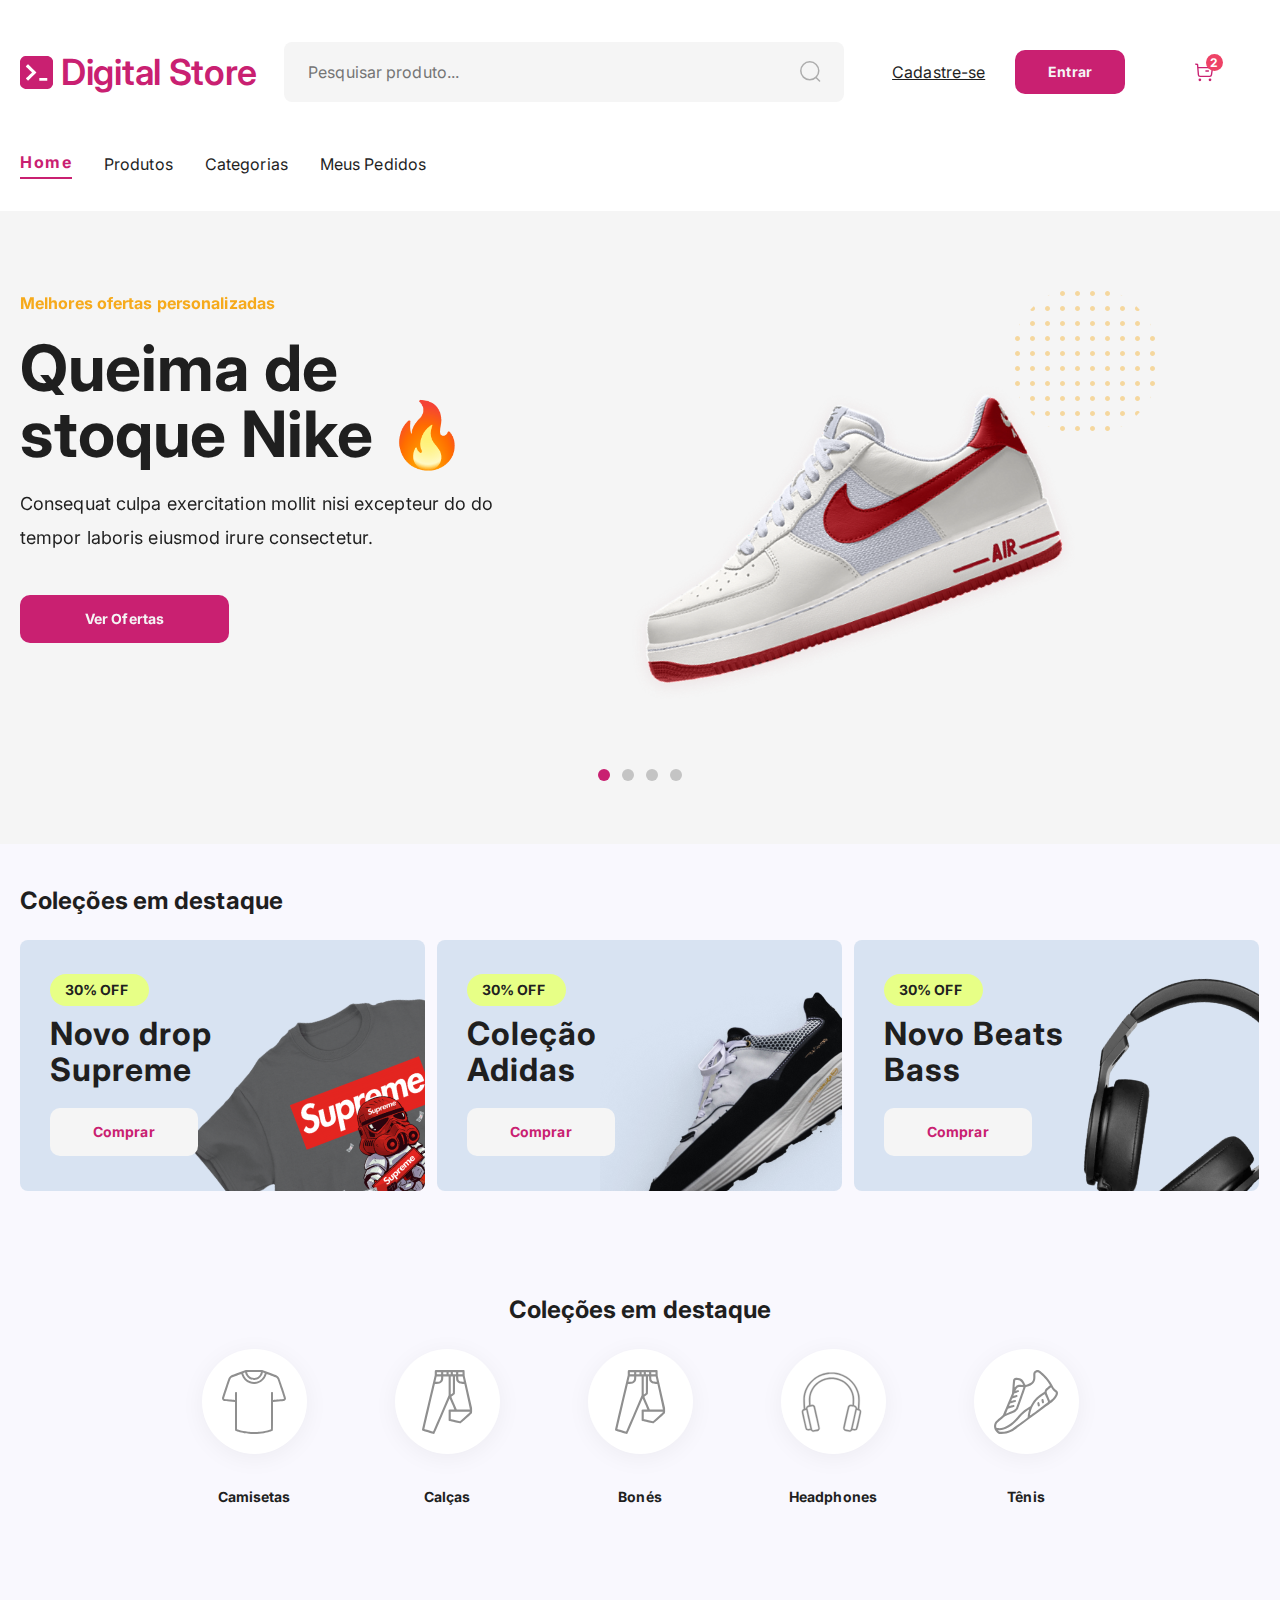
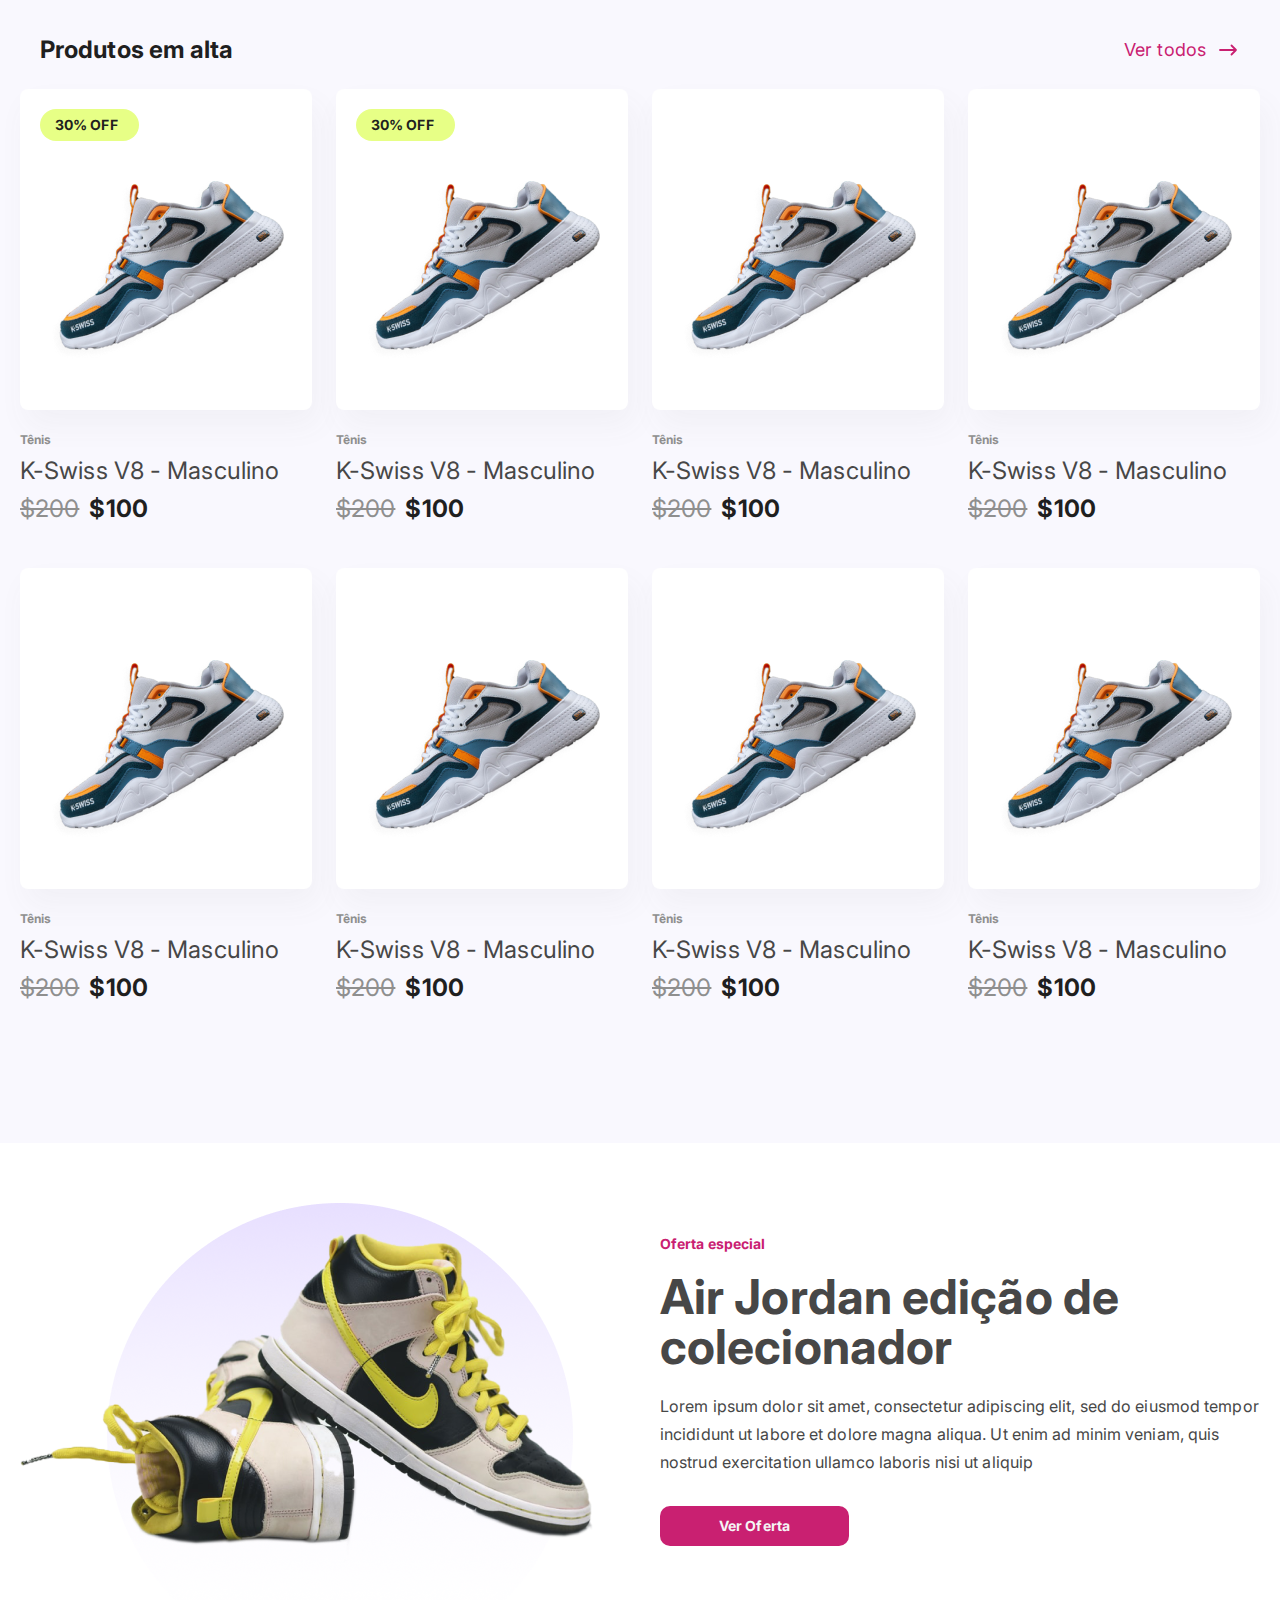
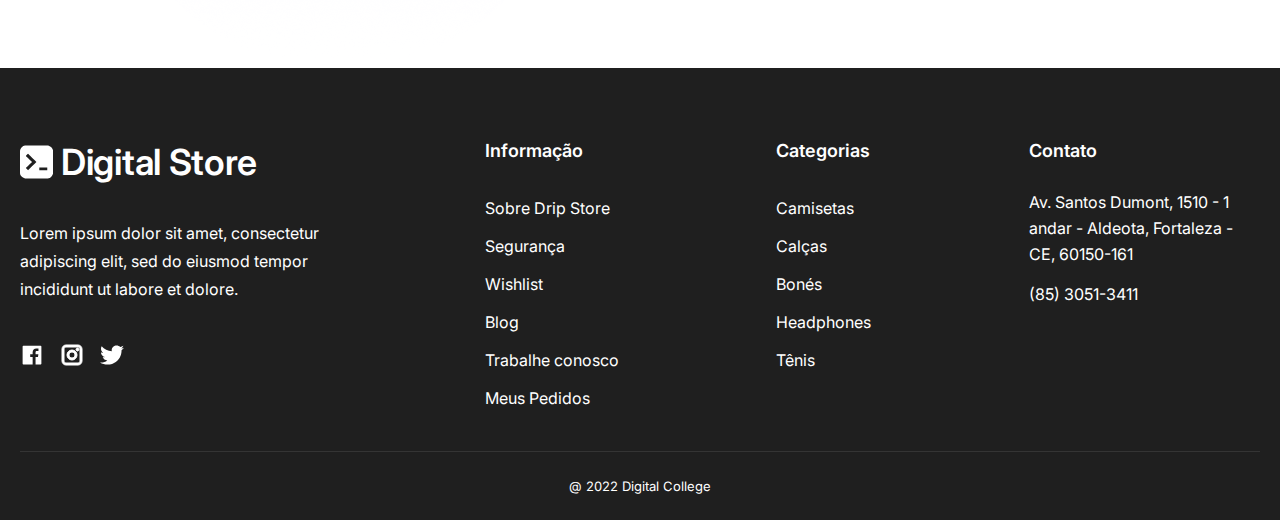
<file: index.html>
<!DOCTYPE html>
<html lang="en">
  <head>
    <meta charset="UTF-8" />
    <meta name="viewport" content="width=device-width, initial-scale=1.0" />
    <!-- General Metagraph -->
    <meta property="og:type" content="website" />
    <meta property="og:title" content="DigitalStore" />
    <meta property="og:url" content="www.digitalstore.com" />
    <meta property="og:image" content="./icons/logo.svg" />
    <meta property="og:description" content="Best shoes store in our city." />
    <!-- Twitter Metagraph -->
    <meta name="twitter:card" content="summary" />
    <meta name="twitter:title" content="DigitalStore" />
    <meta name="twitter:site" content="www.digitalstore.com" />
    <meta name="twitter:description" content="Best shoes store in our city." />
    <meta name="twitter:image" content="./icons/logo.svg" />
    <!-- Icons in browser  -->
    <link
      rel="apple-touch-icon"
      sizes="180x180"
      href="./logo/apple-touch-icon.png"
    />
    <link
      rel="icon"
      type="image/png"
      sizes="32x32"
      href="./logo/favicon-32x32.png"
    />
    <link
      rel="icon"
      type="image/png"
      sizes="16x16"
      href="./logo/favicon-16x16.png"
    />
    <link rel="manifest" href="./logo/site.webmanifest" />
    <!-- MsApp link ! -->
    <meta name="msapplication-TileColor" content="#da532c" />
    <meta name="theme-color" content="#ffffff" />
    <meta name="msapplication-config" content="./logo/browserconfig.xml" />
    <title>Digital Store</title>
    <!-- Swiper cdn -->
    <link
      rel="stylesheet"
      href="https://cdn.jsdelivr.net/npm/swiper@11/swiper-bundle.min.css"
    />
    <script
      defer
      src="https://cdn.jsdelivr.net/npm/swiper@11/swiper-bundle.min.js"
    ></script>
    <!-- Bootstrap cdn -->
    <link
      href="https://cdn.jsdelivr.net/npm/bootstrap@5.3.3/dist/css/bootstrap.min.css"
      rel="stylesheet"
      integrity="sha384-QWTKZyjpPEjISv5WaRU9OFeRpok6YctnYmDr5pNlyT2bRjXh0JMhjY6hW+ALEwIH"
      crossorigin="anonymous"
    />
    <script
      defer
      src="https://cdn.jsdelivr.net/npm/bootstrap@5.3.3/dist/js/bootstrap.bundle.min.js"
      integrity="sha384-YvpcrYf0tY3lHB60NNkmXc5s9fDVZLESaAA55NDzOxhy9GkcIdslK1eN7N6jIeHz"
      crossorigin="anonymous"
    ></script>
    <!-- My scripts -->
    <script defer src="./js/swiper-presentation.js"></script>
    <script defer src="./js/nav-links-active.js"></script>
    <script defer src="./js/burger-mobile.js"></script>
    <script defer src="./js/search-mobile.js"></script>
    <script defer src="./js/cart.js"></script>
    <!-- My styles -->

    <link rel="stylesheet" href="./css/reset.css" />
    <link rel="stylesheet" href="./css/min_css/style.min.css" />
  </head>
  <body>
    <header class="header">
      <div class="container">
        <div class="header_wrapper">
          <div class="header_logo">
            <a href="./index.html" class="header_logo-link">
              <img
                class="header_logo-img"
                src="./logo/logo.svg"
                alt="Digital Store"
                loading="eager"
              />
              <span class="header_logo-span">Digital Store</span>
            </a>
          </div>
          <div class="header_search">
            <input
              class="header_search-input"
              type="text"
              placeholder="Pesquisar produto..."
            />
            <button class="header_search-btn">
              <svg
                width="24"
                height="24"
                viewBox="0 0 24 24"
                fill="none"
                xmlns="http://www.w3.org/2000/svg"
              >
                <g opacity="0.5">
                  <circle
                    cx="11.7666"
                    cy="11.7666"
                    r="8.98856"
                    stroke="#666666"
                    stroke-width="1.5"
                    stroke-linecap="round"
                    stroke-linejoin="round"
                  />
                  <path
                    d="M18.0183 18.4852L21.5423 22.0001"
                    stroke="#666666"
                    stroke-width="1.5"
                    stroke-linecap="round"
                    stroke-linejoin="round"
                  />
                </g>
              </svg>
            </button>
          </div>
          <div class="header_profile">
            <btn
              class="header_profile-register"
              onclick="window.location.href='register.html'"
              >Cadastre-se</btn
            >
            <btn
              class="header_profile-login"
              onclick="window.location.href='login.html'"
              >Entrar</btn
            >
            <btn class="header_cart">
              <p class="header_cart-amount">2</p>
              <img
                class="header_cart-img"
                src="./icons/cart.svg"
                alt="cart"
                loading="eager"
              />
            </btn>
            <div class="header__cart-desktop">
              <p class="header__cart-title">Meu Carrinho</p>
              <div class="header__cart-wrapper">
                <div class="header__cart-box">
                  <img
                    class="header__cart-img"
                    src="./img/order-img-mobile.png"
                    alt="Nike Revolution"
                    loading="lazy"
                  />
                  <div class="header__cart-content">
                    <p class="header__cart-content-title">
                      Tênis Nike Revolution 6 Next Nature Masculino
                    </p>
                    <div class="header__cart-block">
                      <p class="header__cart-block--actual">R$ 219,00</p>
                      <p class="header__cart-block--old">R$ 219,00</p>
                    </div>
                  </div>
                </div>
                <div class="header__cart-box">
                  <img
                    class="header__cart-img"
                    src="./img/order-img-mobile.png"
                    alt="Nike Revolution"
                    loading="lazy"
                  />
                  <div class="header__cart-content">
                    <p class="header__cart-content-title">
                      Tênis Nike Revolution 6 Next Nature Masculino
                    </p>
                    <div class="header__cart-block">
                      <p class="header__cart-block--actual">R$ 219,00</p>
                      <p class="header__cart-block--old">R$ 219,00</p>
                    </div>
                  </div>
                </div>
              </div>
              <ul class="header__cart-total">
                <li class="header__cart-total--item">
                  <p class="header__cart-total-text">Valor total:</p>
                  <p class="header__cart-total-amount">R$ 219,00</p>
                </li>
                <li class="header__cart-total--item">
                  <button class="header__cart-total--remove">Esvaziar</button>
                  <button
                    class="header__cart-total--check"
                    onclick="window.open('nike-cart.html', '_blank')"
                  >
                    Ver Carrinho
                  </button>
                </li>
              </ul>
            </div>
          </div>
        </div>
        <div class="header_wrapper header_wrapper-tablet">
          <div class="header_logo">
            <a href="./index.html" class="header_logo-link">
              <img
                class="header_logo-img"
                src="./logo/logo.svg"
                alt="Digital Store"
                loading="eager"
              />
              <span class="header_logo-span">Digital Store</span>
            </a>
            <div class="header_profile">
              <btn
                class="header_profile-register"
                onclick="window.location.href='register.html'"
                >Cadastre-se</btn
              >
              <btn
                class="header_profile-login"
                onclick="window.location.href='login.html'"
                >Entrar</btn
              >
              <btn class="header_cart-tablet">
                <p class="header_cart-amount">2</p>
                <img
                  class="header_cart-img"
                  src="./icons/cart.svg"
                  alt="cart"
                  loading="eager"
                />
              </btn>
              <div class="header__cart-tablet">
                <p class="header__cart-title">Meu Carrinho</p>
                <div class="header__cart-wrapper">
                  <div class="header__cart-box">
                    <img
                      class="header__cart-img"
                      src="./img/order-img-mobile.png"
                      alt="Nike Revolution"
                      loading="lazy"
                    />
                    <div class="header__cart-content">
                      <p class="header__cart-content-title">
                        Tênis Nike Revolution 6 Next Nature Masculino
                      </p>
                      <div class="header__cart-block">
                        <p class="header__cart-block--actual">R$ 219,00</p>
                        <p class="header__cart-block--old">R$ 219,00</p>
                      </div>
                    </div>
                  </div>
                  <div class="header__cart-box">
                    <img
                      class="header__cart-img"
                      src="./img/order-img-mobile.png"
                      alt="Nike Revolution"
                      loading="lazy"
                    />
                    <div class="header__cart-content">
                      <p class="header__cart-content-title">
                        Tênis Nike Revolution 6 Next Nature Masculino
                      </p>
                      <div class="header__cart-block">
                        <p class="header__cart-block--actual">R$ 219,00</p>
                        <p class="header__cart-block--old">R$ 219,00</p>
                      </div>
                    </div>
                  </div>
                </div>
                <ul class="header__cart-total">
                  <li class="header__cart-total--item">
                    <p class="header__cart-total-text">Valor total:</p>
                    <p class="header__cart-total-amount">R$ 219,00</p>
                  </li>
                  <li class="header__cart-total--item">
                    <button class="header__cart-total--remove">Esvaziar</button>
                    <button
                      class="header__cart-total--check"
                      onclick="window.open('nike-cart.html', '_blank')"
                    >
                      Ver Carrinho
                    </button>
                  </li>
                </ul>
              </div>
            </div>
          </div>

          <div class="header_search">
            <input
              class="header_search-input"
              type="text"
              placeholder="Pesquisar produto..."
            />
            <button class="header_search-btn">
              <svg
                width="24"
                height="24"
                viewBox="0 0 24 24"
                fill="none"
                xmlns="http://www.w3.org/2000/svg"
              >
                <g opacity="0.5">
                  <circle
                    cx="11.7666"
                    cy="11.7666"
                    r="8.98856"
                    stroke="#666666"
                    stroke-width="1.5"
                    stroke-linecap="round"
                    stroke-linejoin="round"
                  />
                  <path
                    d="M18.0183 18.4852L21.5423 22.0001"
                    stroke="#666666"
                    stroke-width="1.5"
                    stroke-linecap="round"
                    stroke-linejoin="round"
                  />
                </g>
              </svg>
            </button>
          </div>
        </div>
        <nav class="header_nav">
          <ul class="header_nav-list">
            <li>
              <a href="./index.html" class="header_nav-links">Home</a>
            </li>
            <li>
              <a href="./products.html" class="header_nav-links">Produtos</a>
            </li>
            <li>
              <a href="./category.html" class="header_nav-links">Categorias</a>
            </li>
            <li>
              <a href="./orders.html" class="header_nav-links">Meus Pedidos</a>
            </li>
          </ul>
        </nav>
        <div class="header_mobile">
          <div class="header_mobile-content">
            <div class="header_mobile-burger">
              <span id="bar-1"></span>
              <span id="bar-2"></span>
              <span id="bar-3"></span>
            </div>
            <div class="header_mobile-wrapper">
              <a class="header_mobile-wrapper--logo" href="./index.html">
                <img
                  class="header_mobile-wrapper--img"
                  src="./logo/logo.svg"
                  alt="Digital Store Logo"
                />
                <span class="header_mobile-wrapper--span">Digital Store</span>
              </a>
            </div>
            <div class="header_mobile-cart">
              <button class="header_mobile-cart--btn">
                <svg
                  width="20"
                  height="20"
                  viewBox="0 0 20 20"
                  fill="none"
                  xmlns="http://www.w3.org/2000/svg"
                >
                  <circle
                    cx="9.80547"
                    cy="9.80553"
                    r="7.49047"
                    stroke="#CCCCCC"
                    stroke-width="1.5"
                    stroke-linecap="round"
                    stroke-linejoin="round"
                  />
                  <path
                    d="M15.0153 15.4043L17.9519 18.3334"
                    stroke="#CCCCCC"
                    stroke-width="1.5"
                    stroke-linecap="round"
                    stroke-linejoin="round"
                  />
                </svg>
              </button>
              <btn class="header_cart-mobile">
                <p class="header_cart-amount">2</p>
                <img
                  class="header_cart-img"
                  src="./icons/cart.svg"
                  alt="cart"
                  loading="eager"
                />
              </btn>
            </div>
            <div class="header__cart-mobile">
              <p class="header__cart-title">Meu Carrinho</p>
              <div class="header__cart-wrapper">
                <div class="header__cart-box">
                  <img
                    class="header__cart-img"
                    src="./img/order-img-mobile.png"
                    alt="Nike Revolution"
                    loading="lazy"
                  />
                  <div class="header__cart-content">
                    <p class="header__cart-content-title">
                      Tênis Nike Revolution 6 Next Nature Masculino
                    </p>
                    <div class="header__cart-block">
                      <p class="header__cart-block--actual">R$ 219,00</p>
                      <p class="header__cart-block--old">R$ 219,00</p>
                    </div>
                  </div>
                </div>
                <div class="header__cart-box">
                  <img
                    class="header__cart-img"
                    src="./img/order-img-mobile.png"
                    alt="Nike Revolution"
                    loading="lazy"
                  />
                  <div class="header__cart-content">
                    <p class="header__cart-content-title">
                      Tênis Nike Revolution 6 Next Nature Masculino
                    </p>
                    <div class="header__cart-block">
                      <p class="header__cart-block--actual">R$ 219,00</p>
                      <p class="header__cart-block--old">R$ 219,00</p>
                    </div>
                  </div>
                </div>
              </div>
              <ul class="header__cart-total">
                <li class="header__cart-total--item">
                  <p class="header__cart-total-text">Valor total:</p>
                  <p class="header__cart-total-amount">R$ 219,00</p>
                </li>
                <li class="header__cart-total--item">
                  <button class="header__cart-total--remove">Esvaziar</button>
                  <button
                    class="header__cart-total--check"
                    onclick="window.open('nike-cart.html', '_blank')"
                  >
                    Ver Carrinho
                  </button>
                </li>
              </ul>
            </div>
          </div>
          <div class="header_mobile-search">
            <input
              class="header_mobile-search--input"
              type="text"
              placeholder="Pesquisar produto..."
            />
            <button class="header_mobile-search--btn">
              <svg
                width="20"
                height="20"
                viewBox="0 0 20 20"
                fill="none"
                xmlns="http://www.w3.org/2000/svg"
              >
                <circle
                  cx="9.80547"
                  cy="9.80553"
                  r="7.49047"
                  stroke="#CCCCCC"
                  stroke-width="1.5"
                  stroke-linecap="round"
                  stroke-linejoin="round"
                />
                <path
                  d="M15.0153 15.4043L17.9519 18.3334"
                  stroke="#CCCCCC"
                  stroke-width="1.5"
                  stroke-linecap="round"
                  stroke-linejoin="round"
                />
              </svg>
            </button>
          </div>
          <nav class="header_mobile-nav">
            <div class="header_mobile-nav--wrapper">
              <p class="header_mobile-nav--text">Páginas</p>
              <ul class="header_mobile-nav--list">
                <li class="header_mobile-nav--item">
                  <a class="header_mobile-nav--links" href="./index.html"
                    >Home</a
                  >
                </li>
                <li class="header_mobile-nav--item">
                  <a class="header_mobile-nav--links" href="./products.html"
                    >Produtos</a
                  >
                </li>
                <li class="header_mobile-nav--item">
                  <a class="header_mobile-nav--links" href="./category.html"
                    >Categorias</a
                  >
                </li>
                <li class="header_mobile-nav--item">
                  <a class="header_mobile-nav--links" href="./orders.html"
                    >Meus Pedidos</a
                  >
                </li>
              </ul>
            </div>
            <div class="header_mobile-nav--content">
              <button class="header_mobile-nav--login">Entrar</button>
              <button class="header_mobile-nav--register">Cadastre-se</button>
            </div>
          </nav>
        </div>
      </div>
    </header>
    <section class="presentation">
      <div class="container">
        <div class="swiper swiper_presentation">
          <div class="swiper-wrapper">
            <div class="swiper-slide">
              <div class="swiper_presentation-slide">
                <div class="swiper_presentation-wrapper">
                  <p class="presentation_ofer">
                    Melhores ofertas personalizadas
                  </p>
                  <h2 class="presentation_title">Queima de stoque Nike 🔥</h2>
                  <p class="presentation_text">
                    Consequat culpa exercitation mollit nisi excepteur do do
                    tempor laboris eiusmod irure consectetur.
                  </p>
                  <button
                    class="presentation_btn"
                    onclick="window.open('tenis-nike-revolution.html', 'blank')"
                  >
                    Ver Ofertas
                  </button>
                </div>
                <div class="swiper_presentation-content">
                  <img
                    class="swiper_presentation-content--img"
                    src="./img/nike-air-presentation.png"
                    alt="Nike air shoes"
                    loading="eager"
                  />
                  <img
                    class="swiper_presentation-content--decoration"
                    src="./icons/decoration-swiper.svg"
                    alt="Decoration"
                    loading="eager"
                  />
                </div>
              </div>
            </div>
            <div class="swiper-slide">
              <div class="swiper_presentation-slide">
                <div class="swiper_presentation-wrapper">
                  <p class="presentation_ofer">
                    Melhores ofertas personalizadas
                  </p>
                  <h2 class="presentation_title">Queima de stoque Adidas 🔥</h2>
                  <p class="presentation_text">
                    Consequat culpa exercitation mollit nisi excepteur do do
                    tempor laboris eiusmod irure consectetur.
                  </p>
                  <button
                    class="presentation_btn"
                    onclick="window.open('tenis-nike-revolution.html', 'blank')"
                  >
                    Ver Ofertas
                  </button>
                </div>
                <div class="swiper_presentation-content">
                  <img
                    class="swiper_presentation-content--img swiper_presentation-content-rotate"
                    src="./img/adidas-yeezy-presentation.png"
                    alt="Nike air shoes"
                    loading="eager"
                  />
                  <img
                    class="swiper_presentation-content--decoration"
                    src="./icons/decoration-swiper.svg"
                    alt="Decoration"
                    loading="eager"
                  />
                </div>
              </div>
            </div>
            <div class="swiper-slide">
              <div class="swiper_presentation-slide">
                <div class="swiper_presentation-slide">
                  <div class="swiper_presentation-wrapper">
                    <p class="presentation_ofer">
                      Melhores ofertas personalizadas
                    </p>
                    <h2 class="presentation_title">Queima de stoque Nike 🔥</h2>
                    <p class="presentation_text">
                      Consequat culpa exercitation mollit nisi excepteur do do
                      tempor laboris eiusmod irure consectetur.
                    </p>
                    <button
                      class="presentation_btn"
                      onclick="window.open('tenis-nike-revolution.html', 'blank')"
                    >
                      Ver Ofertas
                    </button>
                  </div>
                  <div class="swiper_presentation-content">
                    <img
                      class="swiper_presentation-content--img"
                      src="./img/nike-air-presentation.png"
                      alt="Nike air shoes"
                      loading="eager"
                    />
                    <img
                      class="swiper_presentation-content--decoration"
                      src="./icons/decoration-swiper.svg"
                      alt="Decoration"
                      loading="eager"
                    />
                  </div>
                </div>
              </div>
            </div>
            <div class="swiper-slide">
              <div class="swiper_presentation-slide">
                <div class="swiper_presentation-slide">
                  <div class="swiper_presentation-wrapper">
                    <p class="presentation_ofer">
                      Melhores ofertas personalizadas
                    </p>
                    <h2 class="presentation_title">
                      Queima de stoque Adidas 🔥
                    </h2>
                    <p class="presentation_text">
                      Consequat culpa exercitation mollit nisi excepteur do do
                      tempor laboris eiusmod irure consectetur.
                    </p>
                    <button
                      class="presentation_btn"
                      onclick="window.open('tenis-nike-revolution.html', 'blank')"
                    >
                      Ver Ofertas
                    </button>
                  </div>
                  <div class="swiper_presentation-content">
                    <img
                      class="swiper_presentation-content--img swiper_presentation-content-rotate"
                      src="./img/adidas-yeezy-presentation.png"
                      alt="Nike air shoes"
                      loading="eager"
                    />
                    <img
                      class="swiper_presentation-content--decoration"
                      src="./icons/decoration-swiper.svg"
                      alt="Decoration"
                      loading="eager"
                    />
                  </div>
                </div>
              </div>
            </div>
          </div>
          <div class="swiper-pagination"></div>
        </div>
      </div>
    </section>
    <section class="collection">
      <div class="container">
        <div class="collection_discount">
          <p class="collection_discount-text">Coleções em destaque</p>
          <div class="collection_discount-wrapper">
            <div
              class="collection_discount-card"
              style="background-image: url(./img/tshirt-discount.png)"
            >
              <div class="collection_discount-card--sign">
                <p class="collection_discount-card--text">30% OFF</p>
              </div>
              <h3 class="collection_discount-card--title">Novo drop Supreme</h3>
              <button
                class="collection_discount-card--btn"
                onclick="window.open('tenis-nike-revolution.html', 'blank')"
              >
                Comprar
              </button>
            </div>
            <div
              class="collection_discount-card"
              style="background-image: url(./img/shoes-discount.png)"
            >
              <div class="collection_discount-card--sign">
                <p class="collection_discount-card--text">30% OFF</p>
              </div>
              <h3 class="collection_discount-card--title">Coleção Adidas</h3>
              <button
                class="collection_discount-card--btn"
                onclick="window.open('tenis-nike-revolution.html', 'blank')"
              >
                Comprar
              </button>
            </div>
            <div
              class="collection_discount-card"
              style="background-image: url(./img/headphones-discount.png)"
            >
              <div class="collection_discount-card--sign">
                <p class="collection_discount-card--text">30% OFF</p>
              </div>
              <h3 class="collection_discount-card--title">Novo Beats Bass</h3>
              <button
                class="collection_discount-card--btn"
                onclick="window.open('tenis-nike-revolution.html', 'blank')"
              >
                Comprar
              </button>
            </div>
          </div>
        </div>
        <div class="collection_content">
          <div class="collection_content-text">Coleções em destaque</div>
          <div class="collection_content-wrapper">
            <div class="collection_content-card">
              <a href="#" class="collection_content-link" target="_blank">
                <p class="collection_content-card--svg">
                  <svg
                    width="64"
                    height="64"
                    viewBox="0 0 64 64"
                    fill="none"
                    xmlns="http://www.w3.org/2000/svg"
                  >
                    <g id="tshirt-_1_" clip-path="url(#clip0_309_862)">
                      <g id="Group">
                        <path
                          id="Vector"
                          d="M16.875 2.61249C13.0625 4.03749 9.625 5.36249 9.25 5.56249C8.2375 6.07499 7.125 7.24999 6.6 8.37499C6.0125 9.61249 0 27.7125 0 28.25C0 29.375 0.9375 30.7125 1.9375 30.9875C2.2 31.05 4.7875 31.3 7.7 31.5125L13 31.925V46.125C13 58.5375 13.025 60.35 13.1875 60.5875C13.575 61.1375 18.5625 62.5625 22.2875 63.175C25.925 63.7875 27.7625 63.925 32.0625 63.925C36.3625 63.925 38.3875 63.7625 41.875 63.175C45.5 62.5625 50.4375 61.125 50.8125 60.5875C50.975 60.35 51 58.625 51 46.125V31.9375L56.2875 31.525C59.1875 31.3 61.7875 31.0625 62.0625 30.9875C63.0625 30.7125 64 29.3875 64 28.2375C64 28.0125 62.5625 23.5125 60.8125 18.25C58.4625 11.2125 57.5 8.47499 57.15 7.88749C56.5875 6.93749 55.5875 5.98749 54.6375 5.51249C54.25 5.31249 50.8375 3.99999 47.05 2.57499L40.175 -7.62939e-06H31.9875H23.8125L16.875 2.61249ZM38.875 2.24999C38.875 2.61249 38.3375 4.01249 37.95 4.68749C37.125 6.09999 35.2875 7.41249 33.6125 7.81249C31.3 8.34999 28.8125 7.66249 27.125 5.98749C26.3 5.17499 25.8375 4.43749 25.4125 3.28749C24.8875 1.84999 24.1125 1.99999 32 1.99999C38.7375 1.99999 38.875 1.99999 38.875 2.24999ZM23.3 3.24999C23.4125 3.69999 23.7375 4.53749 24.025 5.12499C24.45 5.97499 24.775 6.39999 25.625 7.24999C26.825 8.44999 27.85 9.09999 29.3125 9.58749C30.2 9.88749 30.5 9.92499 32 9.92499C33.5 9.92499 33.8 9.88749 34.6875 9.58749C36.15 9.09999 37.175 8.44999 38.375 7.24999C39.225 6.39999 39.55 5.97499 39.975 5.12499C40.2625 4.53749 40.5875 3.68749 40.7 3.23749L40.9 2.41249L41.8 2.74999C42.3125 2.94999 42.7 3.17499 42.725 3.28749C42.8 3.64999 42.025 5.63749 41.4125 6.64999C38.6125 11.3375 32.6625 13.2625 27.6625 11.1C24.8625 9.87499 22.6 7.43749 21.6 4.56249C21.4 3.97499 21.25 3.39999 21.275 3.28749C21.3 3.17499 21.675 2.94999 22.1875 2.74999C22.675 2.56249 23.075 2.42499 23.075 2.42499C23.0875 2.43749 23.1875 2.79999 23.3 3.24999ZM19.6 4.84999C20.8 8.81249 23.9 11.975 27.8875 13.3C29.5875 13.8625 30.9375 14.05 32.675 13.9625C35.05 13.8375 37.225 13.125 39.175 11.825C41.6375 10.1875 43.525 7.67499 44.3875 4.87499C44.55 4.36249 44.6875 3.91249 44.7 3.89999C44.7625 3.81249 53.575 7.17499 54 7.43749C54.5625 7.78749 55.3 8.61249 55.6 9.21249C55.7375 9.47499 57.2375 13.8625 58.9375 18.975C61.0875 25.425 62 28.35 61.95 28.5625C61.9125 28.725 61.7625 28.925 61.6375 29C61.425 29.1 52.45 29.875 51.375 29.875H51V26.25V22.6125L50.6875 22.3125C50.2875 21.9 49.7125 21.9 49.3125 22.3125L49 22.6125V40.975V59.3375L47.725 59.725C44.625 60.675 41.5 61.3 37.85 61.7125C35.175 62.0125 28.825 62.0125 26.15 61.7125C22.525 61.3 19.6875 60.7375 16.5375 59.8L15 59.3375V40.975V22.6125L14.675 22.2875C14.4125 22.025 14.275 21.9875 13.9 22.05C13 22.1875 13 22.2125 13 26.2625V29.875H12.6625C11.6125 29.875 2.5625 29.1 2.3625 29C2.2375 28.925 2.0875 28.725 2.05 28.5625C2 28.35 2.9125 25.425 5.0625 18.975C6.7625 13.8625 8.2625 9.47499 8.4 9.21249C8.7375 8.53749 9.575 7.64999 10.1875 7.33749C10.6875 7.07499 18.95 3.91249 19.1875 3.88749C19.2625 3.88749 19.45 4.31249 19.6 4.84999Z"
                          fill="#8F8F8F"
                        />
                      </g>
                    </g>
                    <defs>
                      <clipPath id="clip0_309_862">
                        <rect width="64" height="64" fill="white" />
                      </clipPath>
                    </defs>
                  </svg>
                </p>
                <p class="collection_content-card--category">Camisetas</p>
              </a>
            </div>
            <div class="collection_content-card">
              <a href="#" class="collection_content-link" target="_blank">
                <p class="collection_content-card--svg">
                  <svg
                    width="64"
                    height="64"
                    viewBox="0 0 64 64"
                    fill="none"
                    xmlns="http://www.w3.org/2000/svg"
                  >
                    <g id="pants">
                      <g id="Group">
                        <path
                          id="Vector"
                          d="M20.3125 0.149998C19.7875 0.450001 19.7625 0.612499 19.75 2.9125V5.125L13.3625 32.25C9.41247 49.075 6.99997 59.55 7.02497 59.8375C7.04997 60.15 7.16247 60.3625 7.37497 60.525C7.69997 60.7625 18.2875 64 18.7375 64C18.875 64 19.125 63.875 19.3 63.7125C19.525 63.525 21.775 58.3875 27.075 46C31.1875 36.4125 34.575 28.525 34.6125 28.475C34.6875 28.3875 39.375 39.175 39.375 39.4125C39.375 39.4625 38.225 39.5 36.8125 39.5C34.25 39.5 34.2375 39.5 33.9375 39.8125L33.625 40.1125V45.3V50.4875L33.9125 50.8125C34.1625 51.1 34.625 51.2125 39.7875 52.25C43.6875 53.025 45.4625 53.3375 45.6625 53.2625C45.8125 53.2 48.3875 50.95 51.375 48.2625C55.8 44.2875 56.8375 43.2875 56.975 42.9125C57.1 42.5625 57.125 41.8375 57.1 40.25L57.05 38.0625L53.375 21.9375L49.7 5.8125L49.6375 3.2125L49.5625 0.599998L49.2125 0.299999L48.8625 0H34.7125C24.3 0.0125008 20.5 0.0499992 20.3125 0.149998ZM26.125 3.1875V4.25H24H21.875V3.1875V2.125H24H26.125V3.1875ZM31.5 3.1875V4.25H29.875H28.25V3.1875V2.125H29.875H31.5V3.1875ZM35.75 3.1875V4.25H34.6875H33.625V3.1875V2.125H34.6875H35.75V3.1875ZM41.1 3.2125L41.1375 4.25H39.5H37.875V3.1875V2.1125L39.475 2.15L41.0625 2.1875L41.1 3.2125ZM47.5 3.1875V4.25H45.375H43.25V3.1875V2.125H45.375H47.5V3.1875ZM26.125 7.775C26.125 9.4375 25.875 10.1375 25.025 10.9C24.3125 11.5375 23.5125 11.75 21.7875 11.75C20.4875 11.75 20.3625 11.725 20.425 11.525C20.5 11.3 21.625 6.5 21.625 6.425C21.625 6.4 22.6375 6.375 23.875 6.375H26.125V7.775ZM33.625 15.8375V25.3125L25.8625 43.4375C21.5875 53.4 18.0875 61.575 18.075 61.5875C18.0375 61.6375 9.59997 59.125 9.42497 59.0125C9.32497 58.9625 10.9625 51.8 14.575 36.4375C17.4875 24.0625 19.875 13.925 19.875 13.9C19.875 13.8875 20.625 13.875 21.55 13.875C24.225 13.875 25.3125 13.55 26.575 12.35C27.8 11.1875 28.25 9.95 28.25 7.6875V6.375H30.9375H33.625V15.8375ZM37.875 14.6625V22.95L37.225 23.4375C36.8625 23.7 36.375 24.05 36.1625 24.225L35.75 24.525V15.45V6.375H36.8125H37.875V14.6625ZM41.1375 8.125C41.225 10.0625 41.325 10.4625 42 11.4625C42.5625 12.3125 43.2375 12.9 44.1625 13.325C45.1 13.75 45.925 13.875 47.7625 13.875C49.325 13.875 49.375 13.8875 49.4375 14.15C50.875 20.25 54.875 38.425 54.875 38.875V39.5H48.325H41.775L39.075 33.2C37.5875 29.7375 36.375 26.85 36.375 26.7875C36.3875 26.7375 37.1125 26.15 37.9875 25.5C38.875 24.85 39.6875 24.1625 39.8 23.975C39.975 23.6875 40 22.6875 40 15V6.3625L40.5375 6.4L41.0625 6.4375L41.1375 8.125ZM48.275 9C48.6 10.4125 48.8625 11.6125 48.8625 11.675C48.875 11.725 48.125 11.7625 47.225 11.725C45.675 11.6875 45.5125 11.65 44.9 11.325C43.625 10.625 43.25 9.825 43.25 7.8125V6.375L45.4625 6.4L47.6875 6.4375L48.275 9ZM54.875 41.9375C54.875 42.1875 53.9125 43.1125 49.95 46.6875L45.025 51.125L40.6625 50.25C38.275 49.775 36.1875 49.35 36.0375 49.3125L35.75 49.25V45.4375V41.625H45.3125H54.875V41.9375Z"
                          fill="#8F8F8F"
                        />
                      </g>
                    </g>
                  </svg>
                </p>
                <p class="collection_content-card--category">Calças</p>
              </a>
            </div>
            <div class="collection_content-card">
              <a href="#" class="collection_content-link" target="_blank">
                <p class="collection_content-card--svg">
                  <svg
                    width="64"
                    height="64"
                    viewBox="0 0 64 64"
                    fill="none"
                    xmlns="http://www.w3.org/2000/svg"
                  >
                    <g id="pants">
                      <g id="Group">
                        <path
                          id="Vector"
                          d="M20.3125 0.149998C19.7875 0.450001 19.7625 0.612499 19.75 2.9125V5.125L13.3625 32.25C9.41247 49.075 6.99997 59.55 7.02497 59.8375C7.04997 60.15 7.16247 60.3625 7.37497 60.525C7.69997 60.7625 18.2875 64 18.7375 64C18.875 64 19.125 63.875 19.3 63.7125C19.525 63.525 21.775 58.3875 27.075 46C31.1875 36.4125 34.575 28.525 34.6125 28.475C34.6875 28.3875 39.375 39.175 39.375 39.4125C39.375 39.4625 38.225 39.5 36.8125 39.5C34.25 39.5 34.2375 39.5 33.9375 39.8125L33.625 40.1125V45.3V50.4875L33.9125 50.8125C34.1625 51.1 34.625 51.2125 39.7875 52.25C43.6875 53.025 45.4625 53.3375 45.6625 53.2625C45.8125 53.2 48.3875 50.95 51.375 48.2625C55.8 44.2875 56.8375 43.2875 56.975 42.9125C57.1 42.5625 57.125 41.8375 57.1 40.25L57.05 38.0625L53.375 21.9375L49.7 5.8125L49.6375 3.2125L49.5625 0.599998L49.2125 0.299999L48.8625 0H34.7125C24.3 0.0125008 20.5 0.0499992 20.3125 0.149998ZM26.125 3.1875V4.25H24H21.875V3.1875V2.125H24H26.125V3.1875ZM31.5 3.1875V4.25H29.875H28.25V3.1875V2.125H29.875H31.5V3.1875ZM35.75 3.1875V4.25H34.6875H33.625V3.1875V2.125H34.6875H35.75V3.1875ZM41.1 3.2125L41.1375 4.25H39.5H37.875V3.1875V2.1125L39.475 2.15L41.0625 2.1875L41.1 3.2125ZM47.5 3.1875V4.25H45.375H43.25V3.1875V2.125H45.375H47.5V3.1875ZM26.125 7.775C26.125 9.4375 25.875 10.1375 25.025 10.9C24.3125 11.5375 23.5125 11.75 21.7875 11.75C20.4875 11.75 20.3625 11.725 20.425 11.525C20.5 11.3 21.625 6.5 21.625 6.425C21.625 6.4 22.6375 6.375 23.875 6.375H26.125V7.775ZM33.625 15.8375V25.3125L25.8625 43.4375C21.5875 53.4 18.0875 61.575 18.075 61.5875C18.0375 61.6375 9.59997 59.125 9.42497 59.0125C9.32497 58.9625 10.9625 51.8 14.575 36.4375C17.4875 24.0625 19.875 13.925 19.875 13.9C19.875 13.8875 20.625 13.875 21.55 13.875C24.225 13.875 25.3125 13.55 26.575 12.35C27.8 11.1875 28.25 9.95 28.25 7.6875V6.375H30.9375H33.625V15.8375ZM37.875 14.6625V22.95L37.225 23.4375C36.8625 23.7 36.375 24.05 36.1625 24.225L35.75 24.525V15.45V6.375H36.8125H37.875V14.6625ZM41.1375 8.125C41.225 10.0625 41.325 10.4625 42 11.4625C42.5625 12.3125 43.2375 12.9 44.1625 13.325C45.1 13.75 45.925 13.875 47.7625 13.875C49.325 13.875 49.375 13.8875 49.4375 14.15C50.875 20.25 54.875 38.425 54.875 38.875V39.5H48.325H41.775L39.075 33.2C37.5875 29.7375 36.375 26.85 36.375 26.7875C36.3875 26.7375 37.1125 26.15 37.9875 25.5C38.875 24.85 39.6875 24.1625 39.8 23.975C39.975 23.6875 40 22.6875 40 15V6.3625L40.5375 6.4L41.0625 6.4375L41.1375 8.125ZM48.275 9C48.6 10.4125 48.8625 11.6125 48.8625 11.675C48.875 11.725 48.125 11.7625 47.225 11.725C45.675 11.6875 45.5125 11.65 44.9 11.325C43.625 10.625 43.25 9.825 43.25 7.8125V6.375L45.4625 6.4L47.6875 6.4375L48.275 9ZM54.875 41.9375C54.875 42.1875 53.9125 43.1125 49.95 46.6875L45.025 51.125L40.6625 50.25C38.275 49.775 36.1875 49.35 36.0375 49.3125L35.75 49.25V45.4375V41.625H45.3125H54.875V41.9375Z"
                          fill="#8F8F8F"
                        />
                      </g>
                    </g>
                  </svg>
                </p>
                <p class="collection_content-card--category">Bonés</p>
              </a>
            </div>
            <div
              class="collection_content-card collection_content-card--headphones"
            >
              <a href="#" class="collection_content-link" target="_blank">
                <p class="collection_content-card--svg">
                  <svg
                    width="64"
                    height="64"
                    viewBox="0 0 64 64"
                    fill="none"
                    xmlns="http://www.w3.org/2000/svg"
                  >
                    <g id="headphones_1">
                      <g id="Group">
                        <g id="Vector">
                          <mask
                            id="path-1-outside-1_309_922"
                            maskUnits="userSpaceOnUse"
                            x="-0.186035"
                            y="1.75"
                            width="61"
                            height="61"
                            fill="black"
                          >
                            <rect
                              fill="white"
                              x="-0.186035"
                              y="1.75"
                              width="61"
                              height="61"
                            />
                            <path
                              d="M27.1365 2.50971C20.4765 3.3702 14.7347 6.19587 10.1436 10.8937C8.69076 12.3705 7.91202 13.3356 6.77297 15.0682C5.14575 17.5102 3.85559 20.4405 3.13496 23.3243C2.48408 25.9174 2.33298 27.2779 2.3446 30.4176C2.3446 32.8595 2.61193 37.5341 2.7979 38.5573C2.85601 38.8713 2.82114 38.9294 2.47245 39.1039C1.85643 39.3946 1.40314 39.8248 1.12418 40.4062C0.577901 41.4877 0.577901 41.4412 2.58868 50.3833C4.65758 59.6045 4.58784 59.4068 5.73852 60.0929C6.62187 60.6278 7.16815 60.6743 8.64427 60.372C9.57411 60.1743 9.87631 60.1394 9.9228 60.2557C10.0274 60.5697 10.7945 61.2906 11.2595 61.5115C11.9917 61.872 13.0261 61.8255 15.1183 61.3604C17.1291 60.9069 17.3964 60.7906 18.0008 60.1278C18.5819 59.4882 18.7795 58.9766 18.7795 58.1742C18.7795 57.3137 14.2349 36.9759 13.8979 36.3131C13.5608 35.6619 12.7937 35.034 12.0266 34.813C11.457 34.6502 11.2943 34.6502 10.4923 34.8014L9.60898 34.9642L9.50438 33.8595C9.33003 31.8013 9.39977 27.5105 9.62061 26.3244C10.7597 20.2428 14.3047 15.1729 19.6164 11.9868C23.2312 9.82389 27.8106 8.75409 32.0414 9.07969C39.7591 9.6611 46.4191 14.1147 49.6851 20.8824C51.3937 24.4174 51.9051 27.3477 51.661 32.1618C51.5913 33.627 51.5099 34.8596 51.4867 34.9061C51.4518 34.941 51.0334 34.8944 50.5336 34.8014C49.72 34.6502 49.5689 34.6502 48.9878 34.813C48.2206 35.034 47.4535 35.6619 47.1164 36.3131C46.7794 36.9759 42.2348 57.3137 42.2348 58.1742C42.2348 58.9417 42.4324 59.465 42.9322 60.0464C43.5366 60.7208 43.9782 60.9185 45.8844 61.3487C48.023 61.8255 49.0226 61.872 49.7549 61.5115C50.2198 61.2906 50.9869 60.5697 51.0915 60.2557C51.138 60.1394 51.4402 60.1743 52.37 60.372C53.8462 60.6743 54.3925 60.6278 55.2758 60.0929C56.4149 59.4068 56.3684 59.5812 58.3791 50.674C60.3783 41.8016 60.4364 41.4412 59.9018 40.4179C59.6344 39.9062 59.1114 39.3946 58.4605 39.0225C58.2862 38.9178 58.2745 38.7899 58.3908 37.6271C58.8441 32.906 58.8557 27.8826 58.4024 25.3593C56.5543 14.9054 48.8367 6.41681 38.4689 3.41672C35.9467 2.69576 34.0638 2.42831 31.0302 2.3818C29.2402 2.35854 27.9617 2.39343 27.1365 2.50971ZM33.9592 4.02139C44.1991 5.35864 52.6722 12.1844 55.9267 21.6964C57.3098 25.7895 57.5655 29.3012 56.996 36.5224C56.8333 38.6039 56.8333 38.6039 56.3451 38.4759C56.0197 38.3945 55.9616 38.3248 55.9616 38.0341C55.9616 37.0922 54.9271 35.8596 53.8578 35.5456C53.5207 35.441 53.172 35.3596 53.0907 35.3596C52.9628 35.3596 52.9396 35.2084 52.9861 34.6851C53.1488 32.906 53.1837 32.2199 53.172 30.0687C53.172 28.5803 53.1139 27.3244 52.9977 26.5919C52.4514 23.022 51.0334 19.58 48.9064 16.6962C47.8719 15.3008 45.3497 12.8124 43.9899 11.8472C40.8749 9.63784 37.4461 8.26571 33.7267 7.74244C32.146 7.5215 28.9962 7.5215 27.3573 7.75406C17.8962 9.06806 10.1669 16.2194 8.31883 25.3244C7.81904 27.7663 7.76092 29.4989 8.03988 34.1037C8.09799 35.1619 8.08637 35.3596 7.93527 35.3596C7.84228 35.3596 7.50522 35.441 7.17977 35.534C6.12208 35.848 5.05276 37.0922 5.05276 38.0224C5.05276 38.3597 4.89004 38.4992 4.48323 38.4992C4.30889 38.4992 4.2624 38.3597 4.20428 37.7782C3.97182 35.4526 3.85559 32.9874 3.84397 30.4176C3.83234 27.2082 3.9602 26.1267 4.61109 23.5569C6.77297 15.1148 13.3748 8.06802 21.8015 5.24236C23.6496 4.62606 26.0207 4.10278 27.8339 3.92836C29.0543 3.80045 32.7155 3.85859 33.9592 4.02139ZM11.9917 36.4061C12.2009 36.5224 12.445 36.7433 12.538 36.8945C12.631 37.0457 13.7584 41.9063 15.0602 47.6972L17.408 58.2324L17.1872 58.6742C17.071 58.9184 16.8385 59.2208 16.6758 59.3371C16.269 59.6278 12.7821 60.3952 12.2823 60.3022C12.0731 60.2673 11.736 60.0929 11.5384 59.9068C11.1316 59.5464 11.3757 60.558 8.13286 45.9878L6.41265 38.2899L6.63349 37.848C6.76134 37.6038 6.98218 37.3131 7.1449 37.1968C7.43548 36.9875 10.6318 36.1968 11.2711 36.1852C11.4687 36.1735 11.7825 36.2782 11.9917 36.4061ZM51.754 36.5805C52.7536 36.8015 53.7067 37.0806 53.8694 37.1968C54.0321 37.3131 54.253 37.6038 54.3808 37.848L54.6017 38.2899L52.8931 45.9297C49.5457 60.9418 49.8827 59.5464 49.4759 59.9068C49.2783 60.0813 48.9413 60.2673 48.732 60.3022C48.2323 60.3952 44.7453 59.6278 44.3385 59.3371C44.1758 59.2208 43.9434 58.9184 43.8271 58.6742L43.6063 58.2324L45.9541 47.6972C47.2559 41.9063 48.3834 37.0457 48.4763 36.8945C48.6972 36.5573 49.3132 36.1735 49.6619 36.1735C49.813 36.1735 50.7544 36.3596 51.754 36.5805ZM5.32009 40.2086C5.35496 40.3946 6.2848 44.5343 7.37736 49.4298C8.46993 54.3253 9.37652 58.4068 9.38815 58.4998C9.41139 58.6742 8.12124 59.058 7.40061 59.0696C6.8892 59.0812 6.2848 58.7905 6.04072 58.4184C5.8315 58.1045 2.26324 42.3482 2.26324 41.7435C2.26324 41.29 2.62355 40.6853 3.00711 40.4876C3.25119 40.3481 4.76219 39.9411 5.1225 39.9062C5.19224 39.8946 5.28522 40.0341 5.32009 40.2086ZM56.8682 40.1272C57.4028 40.2551 57.9491 40.4411 58.0769 40.5341C58.4605 40.79 58.7511 41.3132 58.7511 41.7319C58.7511 42.3249 55.1828 58.1045 54.9736 58.4184C54.7295 58.7905 54.1251 59.0812 53.6137 59.0696C52.8931 59.058 51.6029 58.6742 51.6262 58.4998C51.6378 58.4068 52.5444 54.3253 53.637 49.4298C54.7295 44.5343 55.6594 40.3946 55.6942 40.2086C55.7291 40.0341 55.7872 39.8946 55.8337 39.8946C55.8686 39.8946 56.3451 39.9992 56.8682 40.1272Z"
                            />
                          </mask>
                          <path
                            d="M27.1365 2.50971C20.4765 3.3702 14.7347 6.19587 10.1436 10.8937C8.69076 12.3705 7.91202 13.3356 6.77297 15.0682C5.14575 17.5102 3.85559 20.4405 3.13496 23.3243C2.48408 25.9174 2.33298 27.2779 2.3446 30.4176C2.3446 32.8595 2.61193 37.5341 2.7979 38.5573C2.85601 38.8713 2.82114 38.9294 2.47245 39.1039C1.85643 39.3946 1.40314 39.8248 1.12418 40.4062C0.577901 41.4877 0.577901 41.4412 2.58868 50.3833C4.65758 59.6045 4.58784 59.4068 5.73852 60.0929C6.62187 60.6278 7.16815 60.6743 8.64427 60.372C9.57411 60.1743 9.87631 60.1394 9.9228 60.2557C10.0274 60.5697 10.7945 61.2906 11.2595 61.5115C11.9917 61.872 13.0261 61.8255 15.1183 61.3604C17.1291 60.9069 17.3964 60.7906 18.0008 60.1278C18.5819 59.4882 18.7795 58.9766 18.7795 58.1742C18.7795 57.3137 14.2349 36.9759 13.8979 36.3131C13.5608 35.6619 12.7937 35.034 12.0266 34.813C11.457 34.6502 11.2943 34.6502 10.4923 34.8014L9.60898 34.9642L9.50438 33.8595C9.33003 31.8013 9.39977 27.5105 9.62061 26.3244C10.7597 20.2428 14.3047 15.1729 19.6164 11.9868C23.2312 9.82389 27.8106 8.75409 32.0414 9.07969C39.7591 9.6611 46.4191 14.1147 49.6851 20.8824C51.3937 24.4174 51.9051 27.3477 51.661 32.1618C51.5913 33.627 51.5099 34.8596 51.4867 34.9061C51.4518 34.941 51.0334 34.8944 50.5336 34.8014C49.72 34.6502 49.5689 34.6502 48.9878 34.813C48.2206 35.034 47.4535 35.6619 47.1164 36.3131C46.7794 36.9759 42.2348 57.3137 42.2348 58.1742C42.2348 58.9417 42.4324 59.465 42.9322 60.0464C43.5366 60.7208 43.9782 60.9185 45.8844 61.3487C48.023 61.8255 49.0226 61.872 49.7549 61.5115C50.2198 61.2906 50.9869 60.5697 51.0915 60.2557C51.138 60.1394 51.4402 60.1743 52.37 60.372C53.8462 60.6743 54.3925 60.6278 55.2758 60.0929C56.4149 59.4068 56.3684 59.5812 58.3791 50.674C60.3783 41.8016 60.4364 41.4412 59.9018 40.4179C59.6344 39.9062 59.1114 39.3946 58.4605 39.0225C58.2862 38.9178 58.2745 38.7899 58.3908 37.6271C58.8441 32.906 58.8557 27.8826 58.4024 25.3593C56.5543 14.9054 48.8367 6.41681 38.4689 3.41672C35.9467 2.69576 34.0638 2.42831 31.0302 2.3818C29.2402 2.35854 27.9617 2.39343 27.1365 2.50971ZM33.9592 4.02139C44.1991 5.35864 52.6722 12.1844 55.9267 21.6964C57.3098 25.7895 57.5655 29.3012 56.996 36.5224C56.8333 38.6039 56.8333 38.6039 56.3451 38.4759C56.0197 38.3945 55.9616 38.3248 55.9616 38.0341C55.9616 37.0922 54.9271 35.8596 53.8578 35.5456C53.5207 35.441 53.172 35.3596 53.0907 35.3596C52.9628 35.3596 52.9396 35.2084 52.9861 34.6851C53.1488 32.906 53.1837 32.2199 53.172 30.0687C53.172 28.5803 53.1139 27.3244 52.9977 26.5919C52.4514 23.022 51.0334 19.58 48.9064 16.6962C47.8719 15.3008 45.3497 12.8124 43.9899 11.8472C40.8749 9.63784 37.4461 8.26571 33.7267 7.74244C32.146 7.5215 28.9962 7.5215 27.3573 7.75406C17.8962 9.06806 10.1669 16.2194 8.31883 25.3244C7.81904 27.7663 7.76092 29.4989 8.03988 34.1037C8.09799 35.1619 8.08637 35.3596 7.93527 35.3596C7.84228 35.3596 7.50522 35.441 7.17977 35.534C6.12208 35.848 5.05276 37.0922 5.05276 38.0224C5.05276 38.3597 4.89004 38.4992 4.48323 38.4992C4.30889 38.4992 4.2624 38.3597 4.20428 37.7782C3.97182 35.4526 3.85559 32.9874 3.84397 30.4176C3.83234 27.2082 3.9602 26.1267 4.61109 23.5569C6.77297 15.1148 13.3748 8.06802 21.8015 5.24236C23.6496 4.62606 26.0207 4.10278 27.8339 3.92836C29.0543 3.80045 32.7155 3.85859 33.9592 4.02139ZM11.9917 36.4061C12.2009 36.5224 12.445 36.7433 12.538 36.8945C12.631 37.0457 13.7584 41.9063 15.0602 47.6972L17.408 58.2324L17.1872 58.6742C17.071 58.9184 16.8385 59.2208 16.6758 59.3371C16.269 59.6278 12.7821 60.3952 12.2823 60.3022C12.0731 60.2673 11.736 60.0929 11.5384 59.9068C11.1316 59.5464 11.3757 60.558 8.13286 45.9878L6.41265 38.2899L6.63349 37.848C6.76134 37.6038 6.98218 37.3131 7.1449 37.1968C7.43548 36.9875 10.6318 36.1968 11.2711 36.1852C11.4687 36.1735 11.7825 36.2782 11.9917 36.4061ZM51.754 36.5805C52.7536 36.8015 53.7067 37.0806 53.8694 37.1968C54.0321 37.3131 54.253 37.6038 54.3808 37.848L54.6017 38.2899L52.8931 45.9297C49.5457 60.9418 49.8827 59.5464 49.4759 59.9068C49.2783 60.0813 48.9413 60.2673 48.732 60.3022C48.2323 60.3952 44.7453 59.6278 44.3385 59.3371C44.1758 59.2208 43.9434 58.9184 43.8271 58.6742L43.6063 58.2324L45.9541 47.6972C47.2559 41.9063 48.3834 37.0457 48.4763 36.8945C48.6972 36.5573 49.3132 36.1735 49.6619 36.1735C49.813 36.1735 50.7544 36.3596 51.754 36.5805ZM5.32009 40.2086C5.35496 40.3946 6.2848 44.5343 7.37736 49.4298C8.46993 54.3253 9.37652 58.4068 9.38815 58.4998C9.41139 58.6742 8.12124 59.058 7.40061 59.0696C6.8892 59.0812 6.2848 58.7905 6.04072 58.4184C5.8315 58.1045 2.26324 42.3482 2.26324 41.7435C2.26324 41.29 2.62355 40.6853 3.00711 40.4876C3.25119 40.3481 4.76219 39.9411 5.1225 39.9062C5.19224 39.8946 5.28522 40.0341 5.32009 40.2086ZM56.8682 40.1272C57.4028 40.2551 57.9491 40.4411 58.0769 40.5341C58.4605 40.79 58.7511 41.3132 58.7511 41.7319C58.7511 42.3249 55.1828 58.1045 54.9736 58.4184C54.7295 58.7905 54.1251 59.0812 53.6137 59.0696C52.8931 59.058 51.6029 58.6742 51.6262 58.4998C51.6378 58.4068 52.5444 54.3253 53.637 49.4298C54.7295 44.5343 55.6594 40.3946 55.6942 40.2086C55.7291 40.0341 55.7872 39.8946 55.8337 39.8946C55.8686 39.8946 56.3451 39.9992 56.8682 40.1272Z"
                            fill="#8F8F8F"
                          />
                          <path
                            d="M27.1365 2.50971C20.4765 3.3702 14.7347 6.19587 10.1436 10.8937C8.69076 12.3705 7.91202 13.3356 6.77297 15.0682C5.14575 17.5102 3.85559 20.4405 3.13496 23.3243C2.48408 25.9174 2.33298 27.2779 2.3446 30.4176C2.3446 32.8595 2.61193 37.5341 2.7979 38.5573C2.85601 38.8713 2.82114 38.9294 2.47245 39.1039C1.85643 39.3946 1.40314 39.8248 1.12418 40.4062C0.577901 41.4877 0.577901 41.4412 2.58868 50.3833C4.65758 59.6045 4.58784 59.4068 5.73852 60.0929C6.62187 60.6278 7.16815 60.6743 8.64427 60.372C9.57411 60.1743 9.87631 60.1394 9.9228 60.2557C10.0274 60.5697 10.7945 61.2906 11.2595 61.5115C11.9917 61.872 13.0261 61.8255 15.1183 61.3604C17.1291 60.9069 17.3964 60.7906 18.0008 60.1278C18.5819 59.4882 18.7795 58.9766 18.7795 58.1742C18.7795 57.3137 14.2349 36.9759 13.8979 36.3131C13.5608 35.6619 12.7937 35.034 12.0266 34.813C11.457 34.6502 11.2943 34.6502 10.4923 34.8014L9.60898 34.9642L9.50438 33.8595C9.33003 31.8013 9.39977 27.5105 9.62061 26.3244C10.7597 20.2428 14.3047 15.1729 19.6164 11.9868C23.2312 9.82389 27.8106 8.75409 32.0414 9.07969C39.7591 9.6611 46.4191 14.1147 49.6851 20.8824C51.3937 24.4174 51.9051 27.3477 51.661 32.1618C51.5913 33.627 51.5099 34.8596 51.4867 34.9061C51.4518 34.941 51.0334 34.8944 50.5336 34.8014C49.72 34.6502 49.5689 34.6502 48.9878 34.813C48.2206 35.034 47.4535 35.6619 47.1164 36.3131C46.7794 36.9759 42.2348 57.3137 42.2348 58.1742C42.2348 58.9417 42.4324 59.465 42.9322 60.0464C43.5366 60.7208 43.9782 60.9185 45.8844 61.3487C48.023 61.8255 49.0226 61.872 49.7549 61.5115C50.2198 61.2906 50.9869 60.5697 51.0915 60.2557C51.138 60.1394 51.4402 60.1743 52.37 60.372C53.8462 60.6743 54.3925 60.6278 55.2758 60.0929C56.4149 59.4068 56.3684 59.5812 58.3791 50.674C60.3783 41.8016 60.4364 41.4412 59.9018 40.4179C59.6344 39.9062 59.1114 39.3946 58.4605 39.0225C58.2862 38.9178 58.2745 38.7899 58.3908 37.6271C58.8441 32.906 58.8557 27.8826 58.4024 25.3593C56.5543 14.9054 48.8367 6.41681 38.4689 3.41672C35.9467 2.69576 34.0638 2.42831 31.0302 2.3818C29.2402 2.35854 27.9617 2.39343 27.1365 2.50971ZM33.9592 4.02139C44.1991 5.35864 52.6722 12.1844 55.9267 21.6964C57.3098 25.7895 57.5655 29.3012 56.996 36.5224C56.8333 38.6039 56.8333 38.6039 56.3451 38.4759C56.0197 38.3945 55.9616 38.3248 55.9616 38.0341C55.9616 37.0922 54.9271 35.8596 53.8578 35.5456C53.5207 35.441 53.172 35.3596 53.0907 35.3596C52.9628 35.3596 52.9396 35.2084 52.9861 34.6851C53.1488 32.906 53.1837 32.2199 53.172 30.0687C53.172 28.5803 53.1139 27.3244 52.9977 26.5919C52.4514 23.022 51.0334 19.58 48.9064 16.6962C47.8719 15.3008 45.3497 12.8124 43.9899 11.8472C40.8749 9.63784 37.4461 8.26571 33.7267 7.74244C32.146 7.5215 28.9962 7.5215 27.3573 7.75406C17.8962 9.06806 10.1669 16.2194 8.31883 25.3244C7.81904 27.7663 7.76092 29.4989 8.03988 34.1037C8.09799 35.1619 8.08637 35.3596 7.93527 35.3596C7.84228 35.3596 7.50522 35.441 7.17977 35.534C6.12208 35.848 5.05276 37.0922 5.05276 38.0224C5.05276 38.3597 4.89004 38.4992 4.48323 38.4992C4.30889 38.4992 4.2624 38.3597 4.20428 37.7782C3.97182 35.4526 3.85559 32.9874 3.84397 30.4176C3.83234 27.2082 3.9602 26.1267 4.61109 23.5569C6.77297 15.1148 13.3748 8.06802 21.8015 5.24236C23.6496 4.62606 26.0207 4.10278 27.8339 3.92836C29.0543 3.80045 32.7155 3.85859 33.9592 4.02139ZM11.9917 36.4061C12.2009 36.5224 12.445 36.7433 12.538 36.8945C12.631 37.0457 13.7584 41.9063 15.0602 47.6972L17.408 58.2324L17.1872 58.6742C17.071 58.9184 16.8385 59.2208 16.6758 59.3371C16.269 59.6278 12.7821 60.3952 12.2823 60.3022C12.0731 60.2673 11.736 60.0929 11.5384 59.9068C11.1316 59.5464 11.3757 60.558 8.13286 45.9878L6.41265 38.2899L6.63349 37.848C6.76134 37.6038 6.98218 37.3131 7.1449 37.1968C7.43548 36.9875 10.6318 36.1968 11.2711 36.1852C11.4687 36.1735 11.7825 36.2782 11.9917 36.4061ZM51.754 36.5805C52.7536 36.8015 53.7067 37.0806 53.8694 37.1968C54.0321 37.3131 54.253 37.6038 54.3808 37.848L54.6017 38.2899L52.8931 45.9297C49.5457 60.9418 49.8827 59.5464 49.4759 59.9068C49.2783 60.0813 48.9413 60.2673 48.732 60.3022C48.2323 60.3952 44.7453 59.6278 44.3385 59.3371C44.1758 59.2208 43.9434 58.9184 43.8271 58.6742L43.6063 58.2324L45.9541 47.6972C47.2559 41.9063 48.3834 37.0457 48.4763 36.8945C48.6972 36.5573 49.3132 36.1735 49.6619 36.1735C49.813 36.1735 50.7544 36.3596 51.754 36.5805ZM5.32009 40.2086C5.35496 40.3946 6.2848 44.5343 7.37736 49.4298C8.46993 54.3253 9.37652 58.4068 9.38815 58.4998C9.41139 58.6742 8.12124 59.058 7.40061 59.0696C6.8892 59.0812 6.2848 58.7905 6.04072 58.4184C5.8315 58.1045 2.26324 42.3482 2.26324 41.7435C2.26324 41.29 2.62355 40.6853 3.00711 40.4876C3.25119 40.3481 4.76219 39.9411 5.1225 39.9062C5.19224 39.8946 5.28522 40.0341 5.32009 40.2086ZM56.8682 40.1272C57.4028 40.2551 57.9491 40.4411 58.0769 40.5341C58.4605 40.79 58.7511 41.3132 58.7511 41.7319C58.7511 42.3249 55.1828 58.1045 54.9736 58.4184C54.7295 58.7905 54.1251 59.0812 53.6137 59.0696C52.8931 59.058 51.6029 58.6742 51.6262 58.4998C51.6378 58.4068 52.5444 54.3253 53.637 49.4298C54.7295 44.5343 55.6594 40.3946 55.6942 40.2086C55.7291 40.0341 55.7872 39.8946 55.8337 39.8946C55.8686 39.8946 56.3451 39.9992 56.8682 40.1272Z"
                            stroke="#8F8F8F"
                            stroke-width="0.25"
                            mask="url(#path-1-outside-1_309_922)"
                          />
                        </g>
                      </g>
                    </g>
                  </svg>
                </p>
                <p class="collection_content-card--category">Headphones</p>
              </a>
            </div>
            <div class="collection_content-card">
              <a href="#" class="collection_content-link" target="_blank">
                <p class="collection_content-card--svg">
                  <svg
                    width="64"
                    height="64"
                    viewBox="0 0 64 64"
                    fill="none"
                    xmlns="http://www.w3.org/2000/svg"
                  >
                    <g id="sneakers" clip-path="url(#clip0_309_949)">
                      <g id="Group">
                        <path
                          id="Vector"
                          d="M42.2 0.199974C40.9375 0.599972 39.95 1.52497 39.5125 2.68747C39.3 3.26247 39.275 3.64997 39.275 5.88748C39.2875 8.12498 39.2625 8.56248 39.025 9.39998C38.5625 11.1125 37.925 12.075 36.7625 12.8625C35.475 13.7375 34.125 14.325 32.625 14.6875C31.3 14.9875 31.1625 14.9625 30.9875 14.3375C30.5875 12.8125 29.2625 10.6 28.1625 9.62498C26.525 8.16248 23.125 7.34998 21.15 7.93748C20.1 8.24998 19.3 9.12498 19.075 10.1875C19.0375 10.3875 18.775 13.45 18.5 16.9875L17.9875 23.4125L13.55 34.1125C11.1125 40 9.03751 44.9125 8.96251 45.025C8.87501 45.1375 7.35001 46.475 5.56251 48C3.77501 49.5125 2.03751 51.075 1.71251 51.475C0.125014 53.375 -0.387486 56.025 0.375014 58.375C0.700014 59.35 1.10001 60.0375 2.31251 61.625C3.70001 63.45 4.43751 63.85 6.63751 63.9625C9.95001 64.1375 13.775 63.325 17.075 61.75C19.45 60.625 16.5625 62.7125 49.2625 38.5375C58.4125 31.7625 58.7 31.55 60.25 29.925C61.55 28.5625 62.45 27.3375 63.125 26C63.9875 24.2875 64.1875 23.175 63.8125 22.1125C63.5375 21.35 63.125 20.8625 62 20C61.4625 19.575 60.7375 18.8875 60.4 18.475C59.8 17.75 59.6 17.425 58.0875 14.6625C56.2375 11.2875 53.625 7.87498 50.6375 4.89997C48.8125 3.08747 46.2125 0.937473 45.3 0.487473C44.3625 0.0249748 43.125 -0.100029 42.2 0.199974ZM44 2.24997C44.9875 2.52497 49.3 6.37498 51.4875 8.93748C53.275 11.025 56.05 14.9875 55.975 15.325C55.95 15.4 55.0375 16.1375 53.9375 16.9625C52.775 17.825 51.8 18.6625 51.6 18.95C51.125 19.6375 50.7375 20.55 50.6375 21.225L50.5625 21.8L49.3125 22.5C44.05 25.4375 40.025 29.5375 37.1125 34.925L36.4375 36.1625L35.0625 36.9875C29.875 40.1375 27.4125 42.25 23.1875 47.1875C17.15 54.2625 10.8125 58.125 5.27501 58.125C4.21251 58.125 2.81251 57.9375 2.52501 57.7625C2.43751 57.7125 2.30001 57.325 2.22501 56.9C1.98751 55.5875 2.45001 53.8875 3.33751 52.8125C3.65001 52.45 9.95001 47 10.4375 46.675C10.575 46.5875 12.9125 45.55 15.625 44.3625C18.4875 43.125 20.9125 41.9875 21.4 41.6625C22.45 40.975 23.475 39.85 24.0375 38.775C24.275 38.3125 26.1125 33.2375 28.1125 27.5125C30.125 21.775 31.775 17.0625 31.7875 17.05C31.8 17.025 32.25 16.925 32.7625 16.8125C34.1125 16.5375 35.3125 16.1125 36.5875 15.45C38.675 14.375 39.85 13.175 40.6 11.35C41.2625 9.74998 41.425 8.72498 41.425 5.91248C41.4375 3.03748 41.475 2.93747 42.5 2.39997C43.1125 2.09998 43.35 2.07497 44 2.24997ZM24.7 10.175C26.15 10.5625 27.1 11.325 27.975 12.7875C28.4125 13.5125 29.025 14.9 28.9375 14.975C28.9125 15 28.425 14.9625 27.8625 14.8875C24.925 14.4875 23.15 14.975 21.475 16.625C21 17.075 20.625 17.375 20.625 17.2875C20.625 16.475 21.1625 10.625 21.25 10.4C21.3125 10.25 21.5 10.0625 21.65 9.99998C22.0125 9.83748 23.8625 9.94998 24.7 10.175ZM28.075 17.0375L29.4625 17.1875L25.9375 27.2625C24 32.8 22.2625 37.6125 22.0625 37.95C21.55 38.825 20.5375 39.7875 19.65 40.2375C19 40.5625 12.0375 43.625 11.9375 43.625C11.925 43.625 12.3625 42.5125 12.925 41.1625L13.95 38.7125L16.95 37.8625C20.1875 36.9375 20.5 36.775 20.5 35.9875C20.5 35.5 20.0125 35 19.5375 35C19.3375 35 18.3 35.25 17.225 35.5625C16.15 35.875 15.2125 36.125 15.1375 36.125C15.075 36.125 15.2625 35.55 15.55 34.85L16.0875 33.5625L17.95 33.0375C21.9375 31.9 22 31.8625 22 31.0625C22 30.5125 21.5375 30 21.0625 30C20.875 30 19.95 30.225 19 30.5C18.05 30.775 17.2375 31 17.2125 31C17.15 31 18.1125 28.6 18.2375 28.475C18.275 28.425 19.3625 28.0875 20.625 27.725C23.175 27.0125 23.5 26.825 23.5 26.075C23.5 25.75 23.4125 25.575 23.1125 25.325C22.9 25.15 22.65 25 22.5375 25C22.3875 25 21.5 25.2375 19.475 25.825C19.3125 25.875 19.3875 25.6125 19.8 24.6125C20.1 23.9125 20.425 23.3 20.5125 23.25C20.6125 23.2 21.5375 22.9125 22.5625 22.625C23.9875 22.2375 24.5 22.0375 24.725 21.8C25.075 21.4125 25.075 20.8875 24.7375 20.45C24.4125 20.025 23.9 20.025 22.525 20.425C21.9625 20.5875 21.5 20.675 21.5 20.6125C21.5 20.2875 22.275 18.85 22.7 18.375C23.975 16.975 25 16.7125 28.075 17.0375ZM59.025 20.175C59.4125 20.6125 60.1625 21.2875 60.6875 21.6875C61.2125 22.075 61.7 22.55 61.7625 22.7375C62.275 24.0375 59.9125 27.65 56.9625 30.1C56.375 30.5875 56 30.8125 55.9625 30.7125C55.925 30.6375 55.225 28.925 54.4 26.925C52.7125 22.8375 52.575 22.4125 52.675 21.7C52.8375 20.6375 53.325 20.0625 55.25 18.625L57.05 17.2875L57.675 18.3375C58.025 18.9125 58.6375 19.7375 59.025 20.175ZM52.55 28.025C53.4375 30.175 54.1625 32 54.175 32.0875C54.1875 32.1625 50.1125 35.25 45.125 38.925C34.7375 46.6125 35.7375 46.1125 36.3125 43.325C37.8625 35.6375 42.5375 29.0375 49.3125 24.9625C50.075 24.5 50.75 24.125 50.8125 24.125C50.8875 24.125 51.6625 25.8875 52.55 28.025ZM35.075 39.775C34.3375 42.3375 33.75 45.375 33.75 46.65C33.75 46.95 33.675 47.2875 33.6 47.4C33.4125 47.625 19.25 58.0875 18.3125 58.6875C16.7125 59.7125 14.5 60.6625 12.5625 61.1625C10.6 61.6625 9.57501 61.8 7.56251 61.8C5.40001 61.8125 5.01251 61.7 4.37501 60.825L3.98751 60.3125L5.83751 60.225C8.01251 60.1375 9.75001 59.7375 11.875 58.8375C16.25 57 20.95 53.225 25.1375 48.1875C27.025 45.9125 28.9125 44.025 30.85 42.4625C32.2875 41.3125 34.8375 39.5125 35.05 39.5C35.1 39.5 35.1125 39.625 35.075 39.775Z"
                          fill="#8F8F8F"
                        />
                        <path
                          id="Vector_2"
                          d="M47.7501 29.3375C47.4501 29.725 47.4501 30.0625 47.7626 31.8125C48.0126 33.2625 48.8501 33.8 49.6376 33.0125C50.0626 32.5875 50.0626 32.55 49.8126 31.0625C49.5001 29.2625 49.3376 29 48.4501 29C48.1251 29 47.9501 29.0875 47.7501 29.3375Z"
                          fill="#8F8F8F"
                        />
                        <path
                          id="Vector_3"
                          d="M43.9 32.125C43.3375 32.3625 43.25 32.9 43.525 34.4375C43.8 36 44.0375 36.375 44.7 36.375C45.275 36.375 45.4875 36.2625 45.7 35.85C45.8625 35.525 45.8625 35.3625 45.6375 34.125C45.35 32.5625 45.2375 32.2875 44.8 32.125C44.425 31.975 44.275 31.975 43.9 32.125Z"
                          fill="#8F8F8F"
                        />
                      </g>
                    </g>
                    <defs>
                      <clipPath id="clip0_309_949">
                        <rect width="64" height="64" fill="white" />
                      </clipPath>
                    </defs>
                  </svg>
                </p>
                <p class="collection_content-card--category">Tênis</p>
              </a>
            </div>
          </div>
        </div>
      </div>
    </section>
    <section class="products">
      <div class="container">
        <div class="products_trending">
          <h3 class="products_trending-text">Produtos em alta</h3>
          <h3 class="products_trending-text--mobile">Coleções em destaque</h3>
          <a class="products_trending-all" href="#" target="_blank"
            ><span class="products_trending-all--span">Ver todos</span>
            <span class="products_trending-all--svg"
              ><svg
                width="24"
                height="24"
                viewBox="0 0 24 24"
                fill="none"
                xmlns="http://www.w3.org/2000/svg"
              >
                <path
                  d="M15.5 7.5L20 12M20 12L15.5 16.5M20 12H4"
                  stroke="#C92071"
                  stroke-width="1.8"
                  stroke-linecap="round"
                  stroke-linejoin="round"
                />
              </svg>
            </span>
          </a>
        </div>
        <div class="products_wrapper">
          <div class="products_wrapper-card">
            <a
              href="./tenis-nike-revolution.html"
              class="products_wrapper-card--link"
              target="_blank"
            >
              <div
                class="products_wrapper-content"
                style="background-image: url(./img/shoes-products.png)"
              >
                <p class="products_wrapper-card--discount">30% OFF</p>
              </div></a
            >
            <div class="products_wrapper-details">
              <p class="products_wrapper-card--category">Tênis</p>
              <p class="products_wrapper-card--name">K-Swiss V8 - Masculino</p>
              <div class="products_wrapper-price">
                <p class="products_wrapper-price--old">$200</p>
                <p class="products_wrapper-price--new">$100</p>
              </div>
            </div>
          </div>
          <div class="products_wrapper-card">
            <a
              href="./tenis-nike-revolution.html"
              class="products_wrapper-card--link"
              target="_blank"
            >
              <div
                class="products_wrapper-content"
                style="background-image: url(./img/shoes-products.png)"
              >
                <p class="products_wrapper-card--discount">30% OFF</p>
              </div></a
            >
            <div class="products_wrapper-details">
              <p class="products_wrapper-card--category">Tênis</p>
              <p class="products_wrapper-card--name">K-Swiss V8 - Masculino</p>
              <div class="products_wrapper-price">
                <p class="products_wrapper-price--old">$200</p>
                <p class="products_wrapper-price--new">$100</p>
              </div>
            </div>
          </div>
          <div class="products_wrapper-card">
            <a
              href="./tenis-nike-revolution.html"
              class="products_wrapper-card--link"
              target="_blank"
            >
              <div
                class="products_wrapper-content"
                style="background-image: url(./img/shoes-products.png)"
              ></div
            ></a>
            <div class="products_wrapper-details">
              <p class="products_wrapper-card--category">Tênis</p>
              <p class="products_wrapper-card--name">K-Swiss V8 - Masculino</p>
              <div class="products_wrapper-price">
                <p class="products_wrapper-price--old">$200</p>
                <p class="products_wrapper-price--new">$100</p>
              </div>
            </div>
          </div>
          <div class="products_wrapper-card">
            <a
              href="./tenis-nike-revolution.html"
              class="products_wrapper-card--link"
              target="_blank"
            >
              <div
                class="products_wrapper-content"
                style="background-image: url(./img/shoes-products.png)"
              ></div
            ></a>
            <div class="products_wrapper-details">
              <p class="products_wrapper-card--category">Tênis</p>
              <p class="products_wrapper-card--name">K-Swiss V8 - Masculino</p>
              <div class="products_wrapper-price">
                <p class="products_wrapper-price--old">$200</p>
                <p class="products_wrapper-price--new">$100</p>
              </div>
            </div>
          </div>
          <div class="products_wrapper-card">
            <a
              href="./tenis-nike-revolution.html"
              class="products_wrapper-card--link"
              target="_blank"
            >
              <div
                class="products_wrapper-content"
                style="background-image: url(./img/shoes-products.png)"
              ></div
            ></a>
            <div class="products_wrapper-details">
              <p class="products_wrapper-card--category">Tênis</p>
              <p class="products_wrapper-card--name">K-Swiss V8 - Masculino</p>
              <div class="products_wrapper-price">
                <p class="products_wrapper-price--old">$200</p>
                <p class="products_wrapper-price--new">$100</p>
              </div>
            </div>
          </div>
          <div class="products_wrapper-card">
            <a
              href="./tenis-nike-revolution.html"
              class="products_wrapper-card--link"
              target="_blank"
            >
              <div
                class="products_wrapper-content"
                style="background-image: url(./img/shoes-products.png)"
              ></div
            ></a>
            <div class="products_wrapper-details">
              <p class="products_wrapper-card--category">Tênis</p>
              <p class="products_wrapper-card--name">K-Swiss V8 - Masculino</p>
              <div class="products_wrapper-price">
                <p class="products_wrapper-price--old">$200</p>
                <p class="products_wrapper-price--new">$100</p>
              </div>
            </div>
          </div>
          <div class="products_wrapper-card">
            <a
              href="./tenis-nike-revolution.html"
              class="products_wrapper-card--link"
              target="_blank"
            >
              <div
                class="products_wrapper-content"
                style="background-image: url(./img/shoes-products.png)"
              ></div
            ></a>
            <div class="products_wrapper-details">
              <p class="products_wrapper-card--category">Tênis</p>
              <p class="products_wrapper-card--name">K-Swiss V8 - Masculino</p>
              <div class="products_wrapper-price">
                <p class="products_wrapper-price--old">$200</p>
                <p class="products_wrapper-price--new">$100</p>
              </div>
            </div>
          </div>
          <div class="products_wrapper-card">
            <a
              href="./tenis-nike-revolution.html"
              class="products_wrapper-card--link"
              target="_blank"
            >
              <div
                class="products_wrapper-content"
                style="background-image: url(./img/shoes-products.png)"
              ></div
            ></a>
            <div class="products_wrapper-details">
              <p class="products_wrapper-card--category">Tênis</p>
              <p class="products_wrapper-card--name">K-Swiss V8 - Masculino</p>
              <div class="products_wrapper-price">
                <p class="products_wrapper-price--old">$200</p>
                <p class="products_wrapper-price--new">$100</p>
              </div>
            </div>
          </div>
        </div>
      </div>
    </section>
    <section class="special">
      <div class="container">
        <div class="special_wrapper">
          <div class="special_content">
            <img
              class="special_content-img"
              src="./img/jordan-special.png"
              alt="Air Jordan Shoes"
              loading="lazy"
            />
            <img
              class="special_content-ellipse"
              src="./img/half-ellipse-special.png"
              alt="Purple Ellipse"
              loading="lazy"
            />
          </div>
          <div class="special_details">
            <p class="special_details-text--special">Oferta especial</p>
            <h2 class="special_details-title">
              Air Jordan edição de colecionador
            </h2>
            <p class="special_details-text">
              Lorem ipsum dolor sit amet, consectetur adipiscing elit, sed do
              eiusmod tempor incididunt ut labore et dolore magna aliqua. Ut
              enim ad minim veniam, quis nostrud exercitation ullamco laboris
              nisi ut aliquip
            </p>
            <button
              class="special_details-btn"
              onclick="window.open('tenis-nike-revolution.html', 'blank')"
            >
              Ver Oferta
            </button>
          </div>
        </div>
      </div>
    </section>
    <footer class="footer">
      <div class="container">
        <div class="footer_wrapper">
          <div class="footer_social">
            <div class="footer_social-logo">
              <img
                class="footer_social-logo--img"
                src="./logo/logo-white.svg"
                alt="DigitalStore"
              />
              <span class="footer_social-logo--span">Digital Store</span>
            </div>
            <p class="footer_social-text">
              Lorem ipsum dolor sit amet, consectetur adipiscing elit, sed do
              eiusmod tempor incididunt ut labore et dolore.
            </p>
            <div class="footer_social-wrapper">
              <a class="footer_social-wrapper--links" href="#" target="_blank">
                <span class="footer_social-wrapper--svg"
                  ><svg
                    fill="#ffffff"
                    width="24px"
                    height="24px"
                    viewBox="0 0 1024 1024"
                    xmlns="http://www.w3.org/2000/svg"
                    class="icon"
                    stroke="#ffffff"
                  >
                    <path
                      d="M880 112H144c-17.7 0-32 14.3-32 32v736c0 17.7 14.3 32 32 32h736c17.7 0 32-14.3 32-32V144c0-17.7-14.3-32-32-32zm-92.4 233.5h-63.9c-50.1 0-59.8 23.8-59.8 58.8v77.1h119.6l-15.6 120.7h-104V912H539.2V602.2H434.9V481.4h104.3v-89c0-103.3 63.1-159.6 155.3-159.6 44.2 0 82.1 3.3 93.2 4.8v107.9z"
                    ></path>
                  </svg>
                </span>
              </a>
              <a class="footer_social-wrapper--links" href="#" target="_blank">
                <span class="footer_social-wrapper--svg"
                  ><svg
                    viewBox="0 0 24 24"
                    width="24px"
                    height="24px"
                    fill="none"
                    xmlns="http://www.w3.org/2000/svg"
                    stroke="#ffffff"
                  >
                    <path
                      fill-rule="evenodd"
                      clip-rule="evenodd"
                      d="M2 6C2 3.79086 3.79086 2 6 2H18C20.2091 2 22 3.79086 22 6V18C22 20.2091 20.2091 22 18 22H6C3.79086 22 2 20.2091 2 18V6ZM6 4C4.89543 4 4 4.89543 4 6V18C4 19.1046 4.89543 20 6 20H18C19.1046 20 20 19.1046 20 18V6C20 4.89543 19.1046 4 18 4H6ZM12 9C10.3431 9 9 10.3431 9 12C9 13.6569 10.3431 15 12 15C13.6569 15 15 13.6569 15 12C15 10.3431 13.6569 9 12 9ZM7 12C7 9.23858 9.23858 7 12 7C14.7614 7 17 9.23858 17 12C17 14.7614 14.7614 17 12 17C9.23858 17 7 14.7614 7 12ZM17.5 8C18.3284 8 19 7.32843 19 6.5C19 5.67157 18.3284 5 17.5 5C16.6716 5 16 5.67157 16 6.5C16 7.32843 16.6716 8 17.5 8Z"
                      fill="#ffffff"
                    ></path>
                  </svg>
                </span>
              </a>
              <a class="footer_social-wrapper--links" href="#" target="_blank">
                <span class="footer_social-wrapper--svg"
                  ><svg
                    viewBox="0 -2 20 20"
                    version="1.1"
                    width="24px"
                    height="24px"
                    xmlns="http://www.w3.org/2000/svg"
                    xmlns:xlink="http://www.w3.org/1999/xlink"
                    fill="#000000"
                    stroke="#000000"
                  >
                    <g
                      id="Page-1"
                      stroke="none"
                      stroke-width="1"
                      fill="none"
                      fill-rule="evenodd"
                    >
                      <g
                        id="Dribbble-Light-Preview"
                        transform="translate(-60.000000, -7521.000000)"
                        fill="#ffffff"
                      >
                        <g
                          id="icons"
                          transform="translate(56.000000, 160.000000)"
                        >
                          <path
                            d="M10.29,7377 C17.837,7377 21.965,7370.84365 21.965,7365.50546 C21.965,7365.33021 21.965,7365.15595 21.953,7364.98267 C22.756,7364.41163 23.449,7363.70276 24,7362.8915 C23.252,7363.21837 22.457,7363.433 21.644,7363.52751 C22.5,7363.02244 23.141,7362.2289 23.448,7361.2926 C22.642,7361.76321 21.761,7362.095 20.842,7362.27321 C19.288,7360.64674 16.689,7360.56798 15.036,7362.09796 C13.971,7363.08447 13.518,7364.55538 13.849,7365.95835 C10.55,7365.79492 7.476,7364.261 5.392,7361.73762 C4.303,7363.58363 4.86,7365.94457 6.663,7367.12996 C6.01,7367.11125 5.371,7366.93797 4.8,7366.62489 L4.8,7366.67608 C4.801,7368.5989 6.178,7370.2549 8.092,7370.63591 C7.488,7370.79836 6.854,7370.82199 6.24,7370.70483 C6.777,7372.35099 8.318,7373.47829 10.073,7373.51078 C8.62,7374.63513 6.825,7375.24554 4.977,7375.24358 C4.651,7375.24259 4.325,7375.22388 4,7375.18549 C5.877,7376.37088 8.06,7377 10.29,7376.99705"
                            id="twitter-[#ffffff]"
                          ></path>
                        </g>
                      </g>
                    </g>
                  </svg>
                </span>
              </a>
            </div>
          </div>
          <div class="footer_info">
            <p class="footer_info-name">Informação</p>
            <ul class="footer_info-list">
              <li>
                <a class="footer_info-list--links" href="#" target="_blank"
                  >Sobre Drip Store</a
                >
              </li>
              <li>
                <a class="footer_info-list--links" href="#" target="_blank"
                  >Segurança</a
                >
              </li>
              <li>
                <a class="footer_info-list--links" href="#" target="_blank"
                  >Wishlist</a
                >
              </li>
              <li>
                <a class="footer_info-list--links" href="#" target="_blank"
                  >Blog</a
                >
              </li>
              <li>
                <a class="footer_info-list--links" href="#" target="_blank"
                  >Trabalhe conosco</a
                >
              </li>
              <li>
                <a class="footer_info-list--links" href="#" target="_blank"
                  >Meus Pedidos</a
                >
              </li>
            </ul>
          </div>
          <div class="footer_category">
            <p class="footer_category-name">Categorias</p>
            <ul class="footer_category-list">
              <li>
                <a class="footer_category-list--links" href="#" target="_blank"
                  >Camisetas</a
                >
              </li>
              <li>
                <a class="footer_category-list--links" href="#" target="_blank"
                  >Calças</a
                >
              </li>
              <li>
                <a class="footer_category-list--links" href="#" target="_blank"
                  >Bonés</a
                >
              </li>
              <li>
                <a class="footer_category-list--links" href="#" target="_blank"
                  >Headphones</a
                >
              </li>
              <li>
                <a class="footer_category-list--links" href="#" target="_blank"
                  >Tênis</a
                >
              </li>
            </ul>
          </div>
          <div class="footer_contacts">
            <p class="footer_contacts-name">Contato</p>
            <p class="footer_contacts-address">
              Av. Santos Dumont, 1510 - 1 andar - Aldeota, Fortaleza - CE,
              60150-161
            </p>
            <p class="footer_contacts-phone">(85) 3051-3411</p>
          </div>
        </div>
        <p class="footer_copyrights">@ 2022 Digital College</p>
      </div>
    </footer>
    <div class="header__mobile-nav--overlay"></div>
  </body>
</html>
</file>
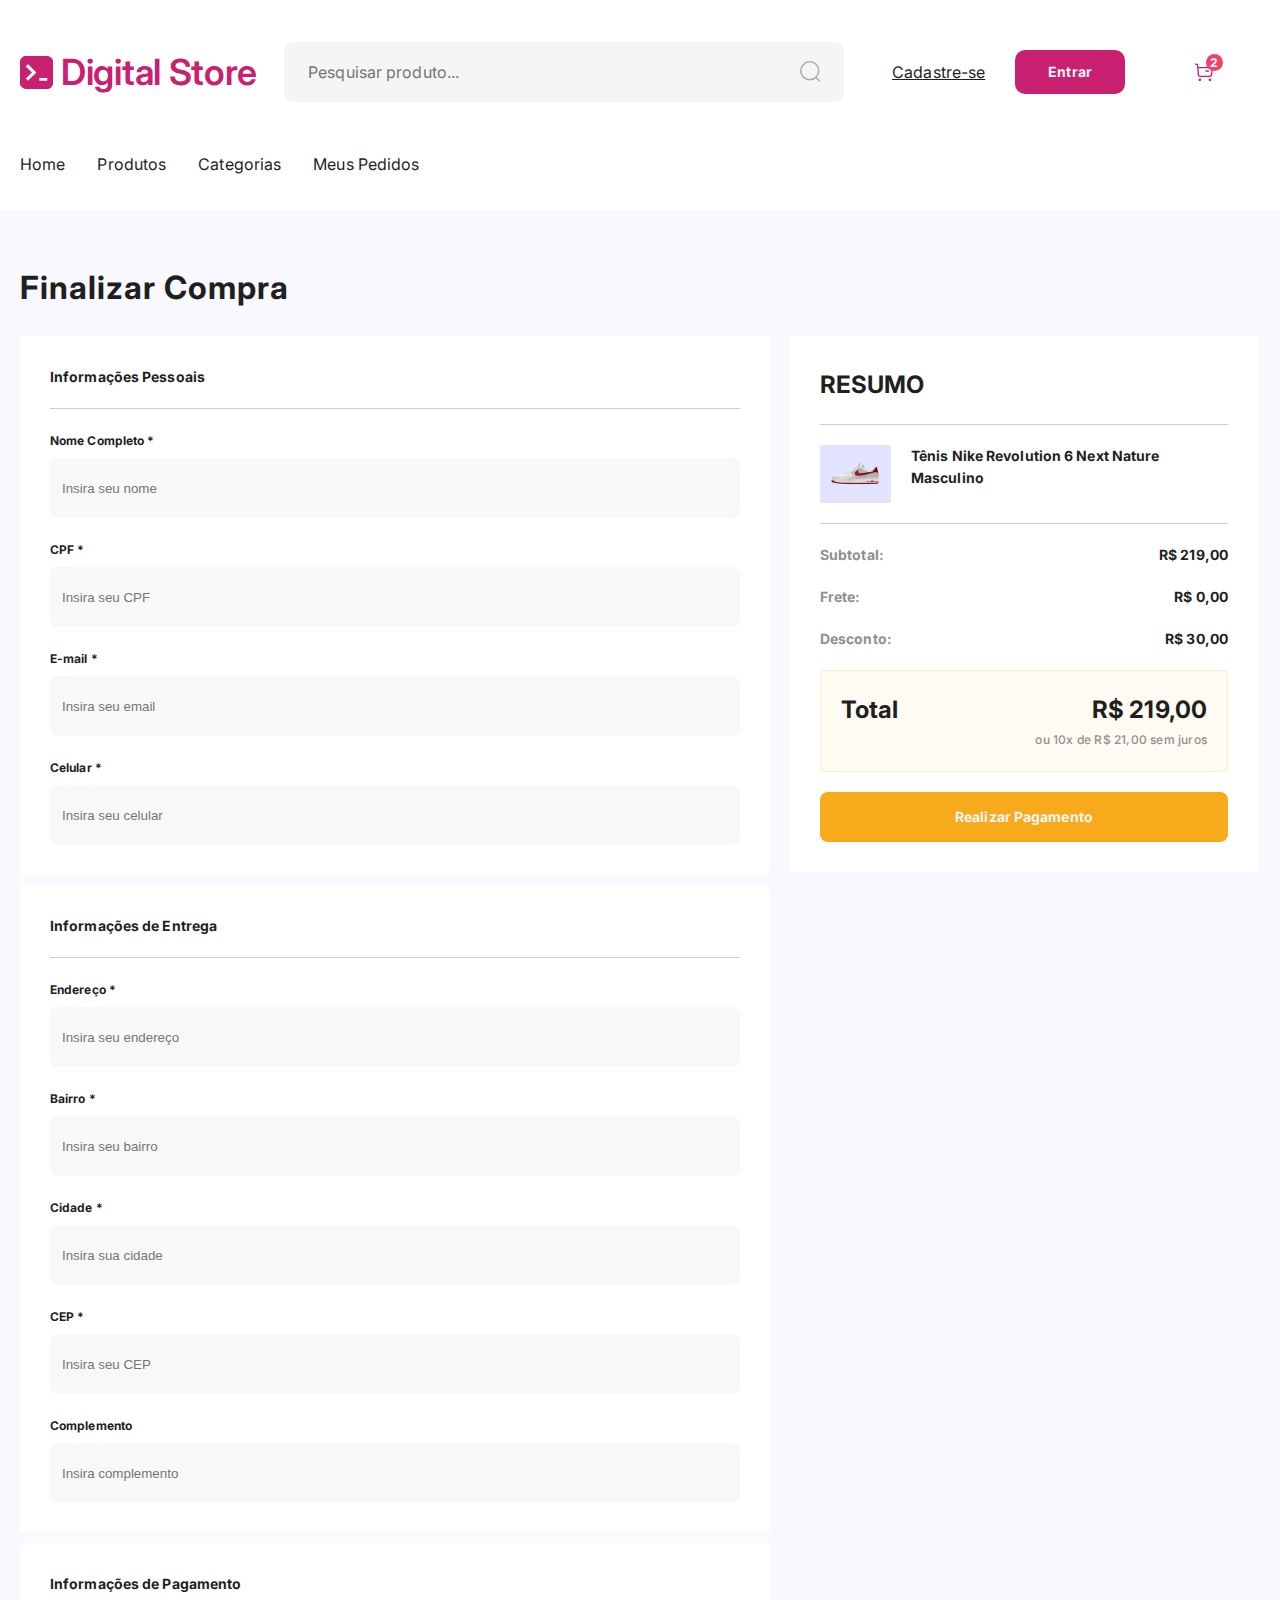
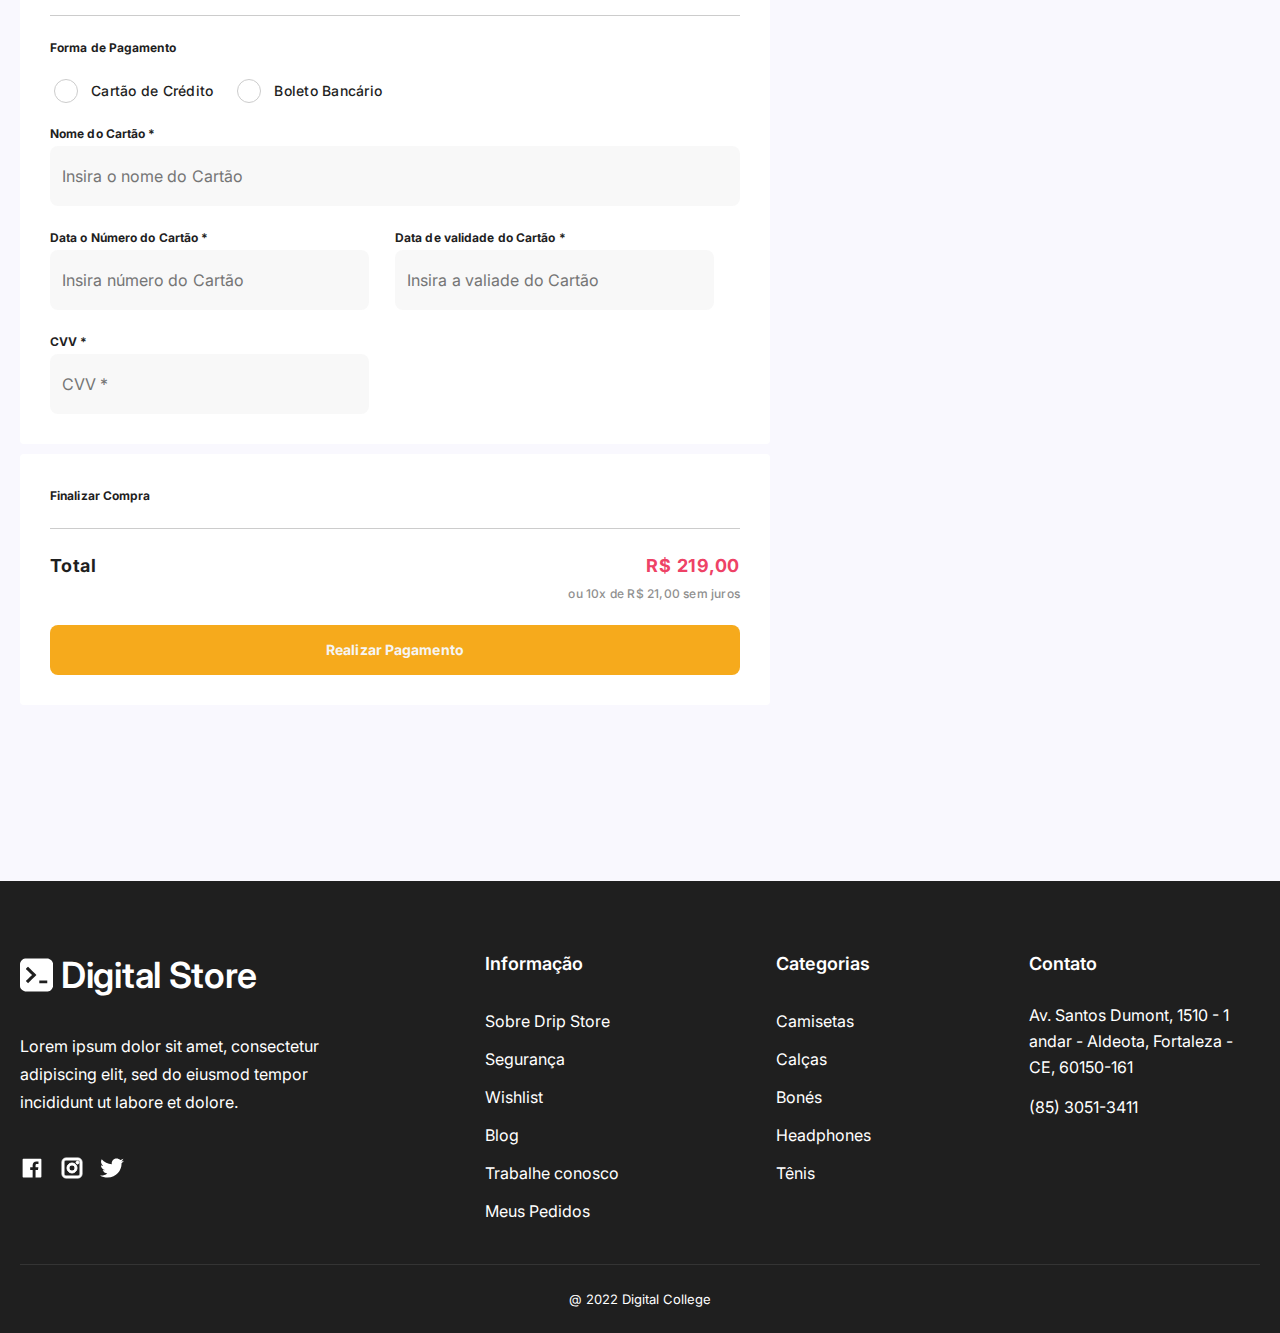
<file: address.html>
<!DOCTYPE html>
<html lang="en">
  <head>
    <meta charset="UTF-8" />
    <meta name="viewport" content="width=device-width, initial-scale=1.0" />
    <!-- General Metagraph -->
    <meta property="og:type" content="website" />
    <meta property="og:title" content="DigitalStore" />
    <meta property="og:url" content="www.digitalstore.com" />
    <meta property="og:image" content="./icons/logo.svg" />
    <meta property="og:description" content="Best shoes store in our city." />
    <!-- Twitter Metagraph -->
    <meta name="twitter:card" content="summary" />
    <meta name="twitter:title" content="DigitalStore" />
    <meta name="twitter:site" content="www.digitalstore.com" />
    <meta name="twitter:description" content="Best shoes store in our city." />
    <meta name="twitter:image" content="./icons/logo.svg" />
    <!-- Icons in browser  -->
    <link
      rel="apple-touch-icon"
      sizes="180x180"
      href="./logo/apple-touch-icon.png"
    />
    <link
      rel="icon"
      type="image/png"
      sizes="32x32"
      href="./logo/favicon-32x32.png"
    />
    <link
      rel="icon"
      type="image/png"
      sizes="16x16"
      href="./logo/favicon-16x16.png"
    />
    <link rel="manifest" href="./logo/site.webmanifest" />
    <!-- MsApp link ! -->
    <meta name="msapplication-TileColor" content="#da532c" />
    <meta name="theme-color" content="#ffffff" />
    <meta name="msapplication-config" content="./logo/browserconfig.xml" />
    <title>Digital Store</title>
    <!-- Swiper cdn -->
    <link
      rel="stylesheet"
      href="https://cdn.jsdelivr.net/npm/swiper@11/swiper-bundle.min.css"
    />
    <script
      defer
      src="https://cdn.jsdelivr.net/npm/swiper@11/swiper-bundle.min.js"
    ></script>
    <!-- My scripts -->
    <script defer src="./js/burger-mobile.js"></script>
    <script defer src="./js/nav-links-active.js"></script>
    <script defer src="./js/search-mobile.js"></script>
    <script defer src="./js/cart.js"></script>
    <!-- My styles -->
    <link rel="stylesheet" href="./css/reset.css" />
    <link rel="stylesheet" href="./css/min_css/style.min.css" />
  </head>
  <body>
    <header class="header">
      <div class="container">
        <div class="header_wrapper">
          <div class="header_logo">
            <a href="./index.html" class="header_logo-link">
              <img
                class="header_logo-img"
                src="./logo/logo.svg"
                alt="Digital Store"
                loading="eager"
              />
              <span class="header_logo-span">Digital Store</span>
            </a>
          </div>
          <div class="header_search">
            <input
              class="header_search-input"
              type="text"
              placeholder="Pesquisar produto..."
            />
            <button class="header_search-btn">
              <svg
                width="24"
                height="24"
                viewBox="0 0 24 24"
                fill="none"
                xmlns="http://www.w3.org/2000/svg"
              >
                <g opacity="0.5">
                  <circle
                    cx="11.7666"
                    cy="11.7666"
                    r="8.98856"
                    stroke="#666666"
                    stroke-width="1.5"
                    stroke-linecap="round"
                    stroke-linejoin="round"
                  />
                  <path
                    d="M18.0183 18.4852L21.5423 22.0001"
                    stroke="#666666"
                    stroke-width="1.5"
                    stroke-linecap="round"
                    stroke-linejoin="round"
                  />
                </g>
              </svg>
            </button>
          </div>
          <div class="header_profile">
            <btn class="header_profile-register">Cadastre-se</btn>
            <btn
              class="header_profile-login"
              onclick="window.open('login.html', '_blank')"
              >Entrar</btn
            >
            <btn class="header_cart">
              <p class="header_cart-amount">2</p>
              <img
                class="header_cart-img"
                src="./icons/cart.svg"
                alt="cart"
                loading="eager"
              />
            </btn>
            <div class="header__cart-desktop">
              <p class="header__cart-title">Meu Carrinho</p>
              <div class="header__cart-wrapper">
                <div class="header__cart-box">
                  <img
                    class="header__cart-img"
                    src="./img/order-img-mobile.png"
                    alt="Nike Revolution"
                    loading="lazy"
                  />
                  <div class="header__cart-content">
                    <p class="header__cart-content-title">
                      Tênis Nike Revolution 6 Next Nature Masculino
                    </p>
                    <div class="header__cart-block">
                      <p class="header__cart-block--actual">R$ 219,00</p>
                      <p class="header__cart-block--old">R$ 219,00</p>
                    </div>
                  </div>
                </div>
                <div class="header__cart-box">
                  <img
                    class="header__cart-img"
                    src="./img/order-img-mobile.png"
                    alt="Nike Revolution"
                    loading="lazy"
                  />
                  <div class="header__cart-content">
                    <p class="header__cart-content-title">
                      Tênis Nike Revolution 6 Next Nature Masculino
                    </p>
                    <div class="header__cart-block">
                      <p class="header__cart-block--actual">R$ 219,00</p>
                      <p class="header__cart-block--old">R$ 219,00</p>
                    </div>
                  </div>
                </div>
              </div>
              <ul class="header__cart-total">
                <li class="header__cart-total--item">
                  <p class="header__cart-total-text">Valor total:</p>
                  <p class="header__cart-total-amount">R$ 219,00</p>
                </li>
                <li class="header__cart-total--item">
                  <button class="header__cart-total--remove">Esvaziar</button>
                  <button
                    class="header__cart-total--check"
                    onclick="window.open('nike-cart.html', '_blank')"
                  >
                    Ver Carrinho
                  </button>
                </li>
              </ul>
            </div>
          </div>
        </div>
        <div class="header_wrapper header_wrapper-tablet">
          <div class="header_logo">
            <a href="./index.html" class="header_logo-link">
              <img
                class="header_logo-img"
                src="./logo/logo.svg"
                alt="Digital Store"
                loading="eager"
              />
              <span class="header_logo-span">Digital Store</span>
            </a>
            <div class="header_profile">
              <btn class="header_profile-register">Cadastre-se</btn>
              <btn
                class="header_profile-login"
                onclick="window.open('login.html', '_blank')"
                >Entrar</btn
              >
              <btn class="header_cart-tablet">
                <p class="header_cart-amount">2</p>
                <img
                  class="header_cart-img"
                  src="./icons/cart.svg"
                  alt="cart"
                  loading="eager"
                />
              </btn>
              <div class="header__cart-tablet">
                <p class="header__cart-title">Meu Carrinho</p>
                <div class="header__cart-wrapper">
                  <div class="header__cart-box">
                    <img
                      class="header__cart-img"
                      src="./img/order-img-mobile.png"
                      alt="Nike Revolution"
                      loading="lazy"
                    />
                    <div class="header__cart-content">
                      <p class="header__cart-content-title">
                        Tênis Nike Revolution 6 Next Nature Masculino
                      </p>
                      <div class="header__cart-block">
                        <p class="header__cart-block--actual">R$ 219,00</p>
                        <p class="header__cart-block--old">R$ 219,00</p>
                      </div>
                    </div>
                  </div>
                  <div class="header__cart-box">
                    <img
                      class="header__cart-img"
                      src="./img/order-img-mobile.png"
                      alt="Nike Revolution"
                      loading="lazy"
                    />
                    <div class="header__cart-content">
                      <p class="header__cart-content-title">
                        Tênis Nike Revolution 6 Next Nature Masculino
                      </p>
                      <div class="header__cart-block">
                        <p class="header__cart-block--actual">R$ 219,00</p>
                        <p class="header__cart-block--old">R$ 219,00</p>
                      </div>
                    </div>
                  </div>
                </div>
                <ul class="header__cart-total">
                  <li class="header__cart-total--item">
                    <p class="header__cart-total-text">Valor total:</p>
                    <p class="header__cart-total-amount">R$ 219,00</p>
                  </li>
                  <li class="header__cart-total--item">
                    <button class="header__cart-total--remove">Esvaziar</button>
                    <button
                      class="header__cart-total--check"
                      onclick="window.open('nike-cart.html', '_blank')"
                    >
                      Ver Carrinho
                    </button>
                  </li>
                </ul>
              </div>
            </div>
          </div>

          <div class="header_search">
            <input
              class="header_search-input"
              type="text"
              placeholder="Pesquisar produto..."
            />
            <button class="header_search-btn">
              <svg
                width="24"
                height="24"
                viewBox="0 0 24 24"
                fill="none"
                xmlns="http://www.w3.org/2000/svg"
              >
                <g opacity="0.5">
                  <circle
                    cx="11.7666"
                    cy="11.7666"
                    r="8.98856"
                    stroke="#666666"
                    stroke-width="1.5"
                    stroke-linecap="round"
                    stroke-linejoin="round"
                  />
                  <path
                    d="M18.0183 18.4852L21.5423 22.0001"
                    stroke="#666666"
                    stroke-width="1.5"
                    stroke-linecap="round"
                    stroke-linejoin="round"
                  />
                </g>
              </svg>
            </button>
          </div>
        </div>
        <nav class="header_nav">
          <ul class="header_nav-list">
            <li>
              <a href="./index.html" class="header_nav-links">Home</a>
            </li>
            <li>
              <a href="./products.html" class="header_nav-links">Produtos</a>
            </li>
            <li><a href="#" class="header_nav-links">Categorias</a></li>
            <li><a href="#" class="header_nav-links">Meus Pedidos</a></li>
          </ul>
        </nav>
        <div class="header_mobile">
          <div class="header_mobile-content">
            <div class="header_mobile-burger">
              <span id="bar-1"></span>
              <span id="bar-2"></span>
              <span id="bar-3"></span>
            </div>
            <div class="header_mobile-wrapper">
              <a class="header_mobile-wrapper--logo" href="./index.html">
                <img
                  class="header_mobile-wrapper--img"
                  src="./logo/logo.svg"
                  alt="Digital Store Logo"
                />
                <span class="header_mobile-wrapper--span">Digital Store</span>
              </a>
            </div>
            <div class="header_mobile-cart">
              <button class="header_mobile-cart--btn">
                <svg
                  width="20"
                  height="20"
                  viewBox="0 0 20 20"
                  fill="none"
                  xmlns="http://www.w3.org/2000/svg"
                >
                  <circle
                    cx="9.80547"
                    cy="9.80553"
                    r="7.49047"
                    stroke="#CCCCCC"
                    stroke-width="1.5"
                    stroke-linecap="round"
                    stroke-linejoin="round"
                  />
                  <path
                    d="M15.0153 15.4043L17.9519 18.3334"
                    stroke="#CCCCCC"
                    stroke-width="1.5"
                    stroke-linecap="round"
                    stroke-linejoin="round"
                  />
                </svg>
              </button>
              <btn class="header_cart-mobile">
                <p class="header_cart-amount">2</p>
                <img
                  class="header_cart-img"
                  src="./icons/cart.svg"
                  alt="cart"
                  loading="eager"
                />
              </btn>
            </div>
            <div class="header__cart-mobile">
              <p class="header__cart-title">Meu Carrinho</p>
              <div class="header__cart-wrapper">
                <div class="header__cart-box">
                  <img
                    class="header__cart-img"
                    src="./img/order-img-mobile.png"
                    alt="Nike Revolution"
                    loading="lazy"
                  />
                  <div class="header__cart-content">
                    <p class="header__cart-content-title">
                      Tênis Nike Revolution 6 Next Nature Masculino
                    </p>
                    <div class="header__cart-block">
                      <p class="header__cart-block--actual">R$ 219,00</p>
                      <p class="header__cart-block--old">R$ 219,00</p>
                    </div>
                  </div>
                </div>
                <div class="header__cart-box">
                  <img
                    class="header__cart-img"
                    src="./img/order-img-mobile.png"
                    alt="Nike Revolution"
                    loading="lazy"
                  />
                  <div class="header__cart-content">
                    <p class="header__cart-content-title">
                      Tênis Nike Revolution 6 Next Nature Masculino
                    </p>
                    <div class="header__cart-block">
                      <p class="header__cart-block--actual">R$ 219,00</p>
                      <p class="header__cart-block--old">R$ 219,00</p>
                    </div>
                  </div>
                </div>
              </div>
              <ul class="header__cart-total">
                <li class="header__cart-total--item">
                  <p class="header__cart-total-text">Valor total:</p>
                  <p class="header__cart-total-amount">R$ 219,00</p>
                </li>
                <li class="header__cart-total--item">
                  <button class="header__cart-total--remove">Esvaziar</button>
                  <button
                    class="header__cart-total--check"
                    onclick="window.open('nike-cart.html', '_blank')"
                  >
                    Ver Carrinho
                  </button>
                </li>
              </ul>
            </div>
          </div>
          <div class="header_mobile-search">
            <input
              class="header_mobile-search--input"
              type="text"
              placeholder="Pesquisar produto..."
            />
            <button class="header_mobile-search--btn">
              <svg
                width="20"
                height="20"
                viewBox="0 0 20 20"
                fill="none"
                xmlns="http://www.w3.org/2000/svg"
              >
                <circle
                  cx="9.80547"
                  cy="9.80553"
                  r="7.49047"
                  stroke="#CCCCCC"
                  stroke-width="1.5"
                  stroke-linecap="round"
                  stroke-linejoin="round"
                />
                <path
                  d="M15.0153 15.4043L17.9519 18.3334"
                  stroke="#CCCCCC"
                  stroke-width="1.5"
                  stroke-linecap="round"
                  stroke-linejoin="round"
                />
              </svg>
            </button>
          </div>
          <nav class="header_mobile-nav">
            <div class="header_mobile-nav--wrapper">
              <p class="header_mobile-nav--text">Páginas</p>
              <ul class="header_mobile-nav--list">
                <li class="header_mobile-nav--item">
                  <a class="header_mobile-nav--links" href="./index.html"
                    >Home</a
                  >
                </li>
                <li class="header_mobile-nav--item">
                  <a class="header_mobile-nav--links" href="./products.html"
                    >Produtos</a
                  >
                </li>
                <li class="header_mobile-nav--item">
                  <a class="header_mobile-nav--links" href="#">Categorias</a>
                </li>
                <li class="header_mobile-nav--item">
                  <a class="header_mobile-nav--links" href="#">Meus Pedidos</a>
                </li>
              </ul>
            </div>
            <div class="header_mobile-nav--content">
              <button class="header_mobile-nav--login">Entrar</button>
              <button class="header_mobile-nav--register">Cadastre-se</button>
            </div>
          </nav>
        </div>
      </div>
    </header>
    <main class="main">
      <section class="final">
        <div class="container">
          <h1 class="final__title">Finalizar Compra</h1>
        </div>
        <div class="container">
          <div class="final__content">
            <div class="final__wrapper">
              <form action="#" class="final__personal">
                <h2 class="final__personal-title">Informações Pessoais</h2>
                <ul class="final__personal-list">
                  <li class="final__personal-item">
                    <p class="final__personal-text">Nome Completo *</p>
                    <input
                      class="final__personal-input"
                      type="text"
                      placeholder="Insira seu nome"
                    />
                  </li>
                  <li class="final__personal-item">
                    <p class="final__personal-text">CPF *</p>
                    <input
                      class="final__personal-input"
                      type="text"
                      placeholder="Insira seu CPF"
                    />
                  </li>
                  <li class="final__personal-item">
                    <p class="final__personal-text">E-mail *</p>
                    <input
                      class="final__personal-input"
                      type="email"
                      placeholder="Insira seu email"
                    />
                  </li>
                  <li class="final__personal-item">
                    <p class="final__personal-text">Celular *</p>
                    <input
                      class="final__personal-input"
                      type="text"
                      placeholder="Insira seu celular"
                    />
                  </li>
                </ul>
              </form>
              <div class="final__delivery">
                <h2 class="final__delivery-title">Informações de Entrega</h2>
                <ul class="final__delivery-list">
                  <li class="final__delivery-item">
                    <p class="final__delivery-text">Endereço *</p>
                    <input
                      class="final__delivery-input"
                      type="text"
                      placeholder="Insira seu endereço"
                    />
                  </li>
                  <li class="final__delivery-item">
                    <p class="final__delivery-text">Bairro *</p>
                    <input
                      class="final__delivery-input"
                      type="text"
                      placeholder="Insira seu bairro"
                    />
                  </li>
                  <li class="final__delivery-item">
                    <p class="final__delivery-text">Cidade *</p>
                    <input
                      class="final__delivery-input"
                      type="text"
                      placeholder="Insira sua cidade"
                    />
                  </li>
                  <li class="final__delivery-item">
                    <p class="final__delivery-text">CEP *</p>
                    <input
                      class="final__delivery-input"
                      type="text"
                      placeholder="Insira seu CEP"
                    />
                  </li>
                  <li class="final__delivery-item">
                    <p class="final__delivery-text">Complemento</p>
                    <input
                      class="final__delivery-input"
                      type="text"
                      placeholder="Insira complemento"
                    />
                  </li>
                </ul>
              </div>
              <div class="final__payment">
                <h2 class="final__payment-title">Informações de Pagamento</h2>
                <div class="final__payment-choice">
                  <p class="final__payment-text">Forma de Pagamento</p>
                  <div class="final__payment-option">
                    <div class="final__payment-card">
                      <input
                        type="radio"
                        name="payment-method"
                        class="final__payment-card--input"
                        id="card"
                      />
                      <label for="card" class="final__payment-card--label">
                        Cartão de Crédito
                      </label>
                    </div>
                    <div class="final__payment-bank">
                      <input
                        type="radio"
                        name="payment-method"
                        class="final__payment-bank--input"
                        id="bank"
                      />
                      <label for="bank" class="final__payment-bank--label">
                        Boleto Bancário
                      </label>
                    </div>
                  </div>
                </div>
                <div class="final__payment-number">
                  <p class="final__payment-text">Nome do Cartão *</p>
                  <input
                    class="final__payment-number--input"
                    type="text"
                    placeholder="Insira o nome do Cartão"
                  />
                </div>
                <div class="final__payment-box">
                  <div class="final__payment-box--date">
                    <p class="final__payment-text">Data o Número do Cartão *</p>
                    <input
                      class="final__payment-number--date"
                      type="text"
                      placeholder="Insira número do Cartão"
                    />
                  </div>
                  <div class="final__payment-box--validate">
                    <p class="final__payment-text">
                      Data de validade do Cartão *
                    </p>
                    <input
                      class="final__payment-number--validate"
                      type="text"
                      placeholder="Insira a valiade do Cartão"
                    />
                  </div>
                </div>
                <div class="final__payment-cvv">
                  <p class="final__payment-text">CVV *</p>
                  <input
                    class="final__payment-number--cvv"
                    type="text"
                    placeholder="CVV *"
                  />
                </div>
              </div>
              <div class="final__confirm">
                <p class="final__confirm-text">Finalizar Compra</p>
                <div class="final__confirm-wrapper">
                  <p class="final__confirm-total">Total</p>
                  <p class="final__confirm-price">R$ 219,00</p>
                </div>
                <p class="final__confirm-currency">
                  ou 10x de R$ 21,00 sem juros
                </p>
                <button
                  class="final__confirm-btn"
                  onclick="window.open('success.html', '_blank')"
                >
                  Realizar Pagamento
                </button>
              </div>
            </div>
            <div class="final__summary">
              <p class="final__summary-resume">RESUMO</p>
              <div class="final__summary-box">
                <img
                  class="final__summary-img"
                  src="./img/order-img-mobile.png"
                  alt="Nike Revolution"
                  loading="lazy"
                />
                <p class="final__summary-title">
                  Tênis Nike Revolution 6 Next Nature Masculino
                </p>
              </div>
              <ul class="final__summary-list">
                <li class="final__summary-item">
                  <p class="final__summary-text--gray">Subtotal:</p>
                  <p class="final__summary-text">R$ 219,00</p>
                </li>
                <li class="final__summary-item">
                  <p class="final__summary-text--gray">Frete:</p>
                  <p class="final__summary-text">R$ 0,00</p>
                </li>
                <li class="final__summary-item">
                  <p class="final__summary-text--gray">Desconto:</p>
                  <p class="final__summary-text">R$ 30,00</p>
                </li>
              </ul>
              <div class="final__summary-wrapper">
                <div class="final__summary-content">
                  <div class="final__summary-descr">
                    <p class="final__summary-total">Total</p>
                    <p class="final__summary-price">R$ 219,00</p>
                  </div>
                  <p class="final__summary-currency">
                    ou 10x de R$ 21,00 sem juros
                  </p>
                </div>

                <button
                  class="final__summary-confirmation"
                  onclick="window.open('success.html','_blank')"
                >
                  Realizar Pagamento
                </button>
              </div>
            </div>
          </div>
        </div>
      </section>
      <div class="final__confirm-mobile">
        <div class="final__confirm-wrapper">
          <p class="final__confirm-total">Total</p>
          <p class="final__confirm-price">R$ 219,00</p>
        </div>
        <p class="final__confirm-currency">ou 10x de R$ 21,00 sem juros</p>
        <button
          class="final__confirm-btn"
          onclick="window.open('success.html', '_blank')"
        >
          Realizar Pagamento
        </button>
      </div>
    </main>
    <footer class="footer">
      <div class="container">
        <div class="footer_wrapper">
          <div class="footer_social">
            <div class="footer_social-logo">
              <img
                class="footer_social-logo--img"
                src="./logo/logo-white.svg"
                alt="DigitalStore"
              />
              <span class="footer_social-logo--span">Digital Store</span>
            </div>
            <p class="footer_social-text">
              Lorem ipsum dolor sit amet, consectetur adipiscing elit, sed do
              eiusmod tempor incididunt ut labore et dolore.
            </p>
            <div class="footer_social-wrapper">
              <a class="footer_social-wrapper--links" href="#" target="_blank">
                <span class="footer_social-wrapper--svg"
                  ><svg
                    fill="#ffffff"
                    width="24px"
                    height="24px"
                    viewBox="0 0 1024 1024"
                    xmlns="http://www.w3.org/2000/svg"
                    class="icon"
                    stroke="#ffffff"
                  >
                    <path
                      d="M880 112H144c-17.7 0-32 14.3-32 32v736c0 17.7 14.3 32 32 32h736c17.7 0 32-14.3 32-32V144c0-17.7-14.3-32-32-32zm-92.4 233.5h-63.9c-50.1 0-59.8 23.8-59.8 58.8v77.1h119.6l-15.6 120.7h-104V912H539.2V602.2H434.9V481.4h104.3v-89c0-103.3 63.1-159.6 155.3-159.6 44.2 0 82.1 3.3 93.2 4.8v107.9z"
                    ></path>
                  </svg>
                </span>
              </a>
              <a class="footer_social-wrapper--links" href="#" target="_blank">
                <span class="footer_social-wrapper--svg"
                  ><svg
                    viewBox="0 0 24 24"
                    width="24px"
                    height="24px"
                    fill="none"
                    xmlns="http://www.w3.org/2000/svg"
                    stroke="#ffffff"
                  >
                    <path
                      fill-rule="evenodd"
                      clip-rule="evenodd"
                      d="M2 6C2 3.79086 3.79086 2 6 2H18C20.2091 2 22 3.79086 22 6V18C22 20.2091 20.2091 22 18 22H6C3.79086 22 2 20.2091 2 18V6ZM6 4C4.89543 4 4 4.89543 4 6V18C4 19.1046 4.89543 20 6 20H18C19.1046 20 20 19.1046 20 18V6C20 4.89543 19.1046 4 18 4H6ZM12 9C10.3431 9 9 10.3431 9 12C9 13.6569 10.3431 15 12 15C13.6569 15 15 13.6569 15 12C15 10.3431 13.6569 9 12 9ZM7 12C7 9.23858 9.23858 7 12 7C14.7614 7 17 9.23858 17 12C17 14.7614 14.7614 17 12 17C9.23858 17 7 14.7614 7 12ZM17.5 8C18.3284 8 19 7.32843 19 6.5C19 5.67157 18.3284 5 17.5 5C16.6716 5 16 5.67157 16 6.5C16 7.32843 16.6716 8 17.5 8Z"
                      fill="#ffffff"
                    ></path>
                  </svg>
                </span>
              </a>
              <a class="footer_social-wrapper--links" href="#" target="_blank">
                <span class="footer_social-wrapper--svg"
                  ><svg
                    viewBox="0 -2 20 20"
                    version="1.1"
                    width="24px"
                    height="24px"
                    xmlns="http://www.w3.org/2000/svg"
                    xmlns:xlink="http://www.w3.org/1999/xlink"
                    fill="#000000"
                    stroke="#000000"
                  >
                    <g
                      id="Page-1"
                      stroke="none"
                      stroke-width="1"
                      fill="none"
                      fill-rule="evenodd"
                    >
                      <g
                        id="Dribbble-Light-Preview"
                        transform="translate(-60.000000, -7521.000000)"
                        fill="#ffffff"
                      >
                        <g
                          id="icons"
                          transform="translate(56.000000, 160.000000)"
                        >
                          <path
                            d="M10.29,7377 C17.837,7377 21.965,7370.84365 21.965,7365.50546 C21.965,7365.33021 21.965,7365.15595 21.953,7364.98267 C22.756,7364.41163 23.449,7363.70276 24,7362.8915 C23.252,7363.21837 22.457,7363.433 21.644,7363.52751 C22.5,7363.02244 23.141,7362.2289 23.448,7361.2926 C22.642,7361.76321 21.761,7362.095 20.842,7362.27321 C19.288,7360.64674 16.689,7360.56798 15.036,7362.09796 C13.971,7363.08447 13.518,7364.55538 13.849,7365.95835 C10.55,7365.79492 7.476,7364.261 5.392,7361.73762 C4.303,7363.58363 4.86,7365.94457 6.663,7367.12996 C6.01,7367.11125 5.371,7366.93797 4.8,7366.62489 L4.8,7366.67608 C4.801,7368.5989 6.178,7370.2549 8.092,7370.63591 C7.488,7370.79836 6.854,7370.82199 6.24,7370.70483 C6.777,7372.35099 8.318,7373.47829 10.073,7373.51078 C8.62,7374.63513 6.825,7375.24554 4.977,7375.24358 C4.651,7375.24259 4.325,7375.22388 4,7375.18549 C5.877,7376.37088 8.06,7377 10.29,7376.99705"
                            id="twitter-[#ffffff]"
                          ></path>
                        </g>
                      </g>
                    </g>
                  </svg>
                </span>
              </a>
            </div>
          </div>
          <div class="footer_info">
            <p class="footer_info-name">Informação</p>
            <ul class="footer_info-list">
              <li>
                <a class="footer_info-list--links" href="#" target="_blank"
                  >Sobre Drip Store</a
                >
              </li>
              <li>
                <a class="footer_info-list--links" href="#" target="_blank"
                  >Segurança</a
                >
              </li>
              <li>
                <a class="footer_info-list--links" href="#" target="_blank"
                  >Wishlist</a
                >
              </li>
              <li>
                <a class="footer_info-list--links" href="#" target="_blank"
                  >Blog</a
                >
              </li>
              <li>
                <a class="footer_info-list--links" href="#" target="_blank"
                  >Trabalhe conosco</a
                >
              </li>
              <li>
                <a class="footer_info-list--links" href="#" target="_blank"
                  >Meus Pedidos</a
                >
              </li>
            </ul>
          </div>
          <div class="footer_category">
            <p class="footer_category-name">Categorias</p>
            <ul class="footer_category-list">
              <li>
                <a class="footer_category-list--links" href="#" target="_blank"
                  >Camisetas</a
                >
              </li>
              <li>
                <a class="footer_category-list--links" href="#" target="_blank"
                  >Calças</a
                >
              </li>
              <li>
                <a class="footer_category-list--links" href="#" target="_blank"
                  >Bonés</a
                >
              </li>
              <li>
                <a class="footer_category-list--links" href="#" target="_blank"
                  >Headphones</a
                >
              </li>
              <li>
                <a class="footer_category-list--links" href="#" target="_blank"
                  >Tênis</a
                >
              </li>
            </ul>
          </div>
          <div class="footer_contacts">
            <p class="footer_contacts-name">Contato</p>
            <p class="footer_contacts-address">
              Av. Santos Dumont, 1510 - 1 andar - Aldeota, Fortaleza - CE,
              60150-161
            </p>
            <p class="footer_contacts-phone">(85) 3051-3411</p>
          </div>
        </div>
        <p class="footer_copyrights">@ 2022 Digital College</p>
      </div>
    </footer>
    <div class="header__mobile-nav--overlay"></div>
  </body>
</html>
</file>
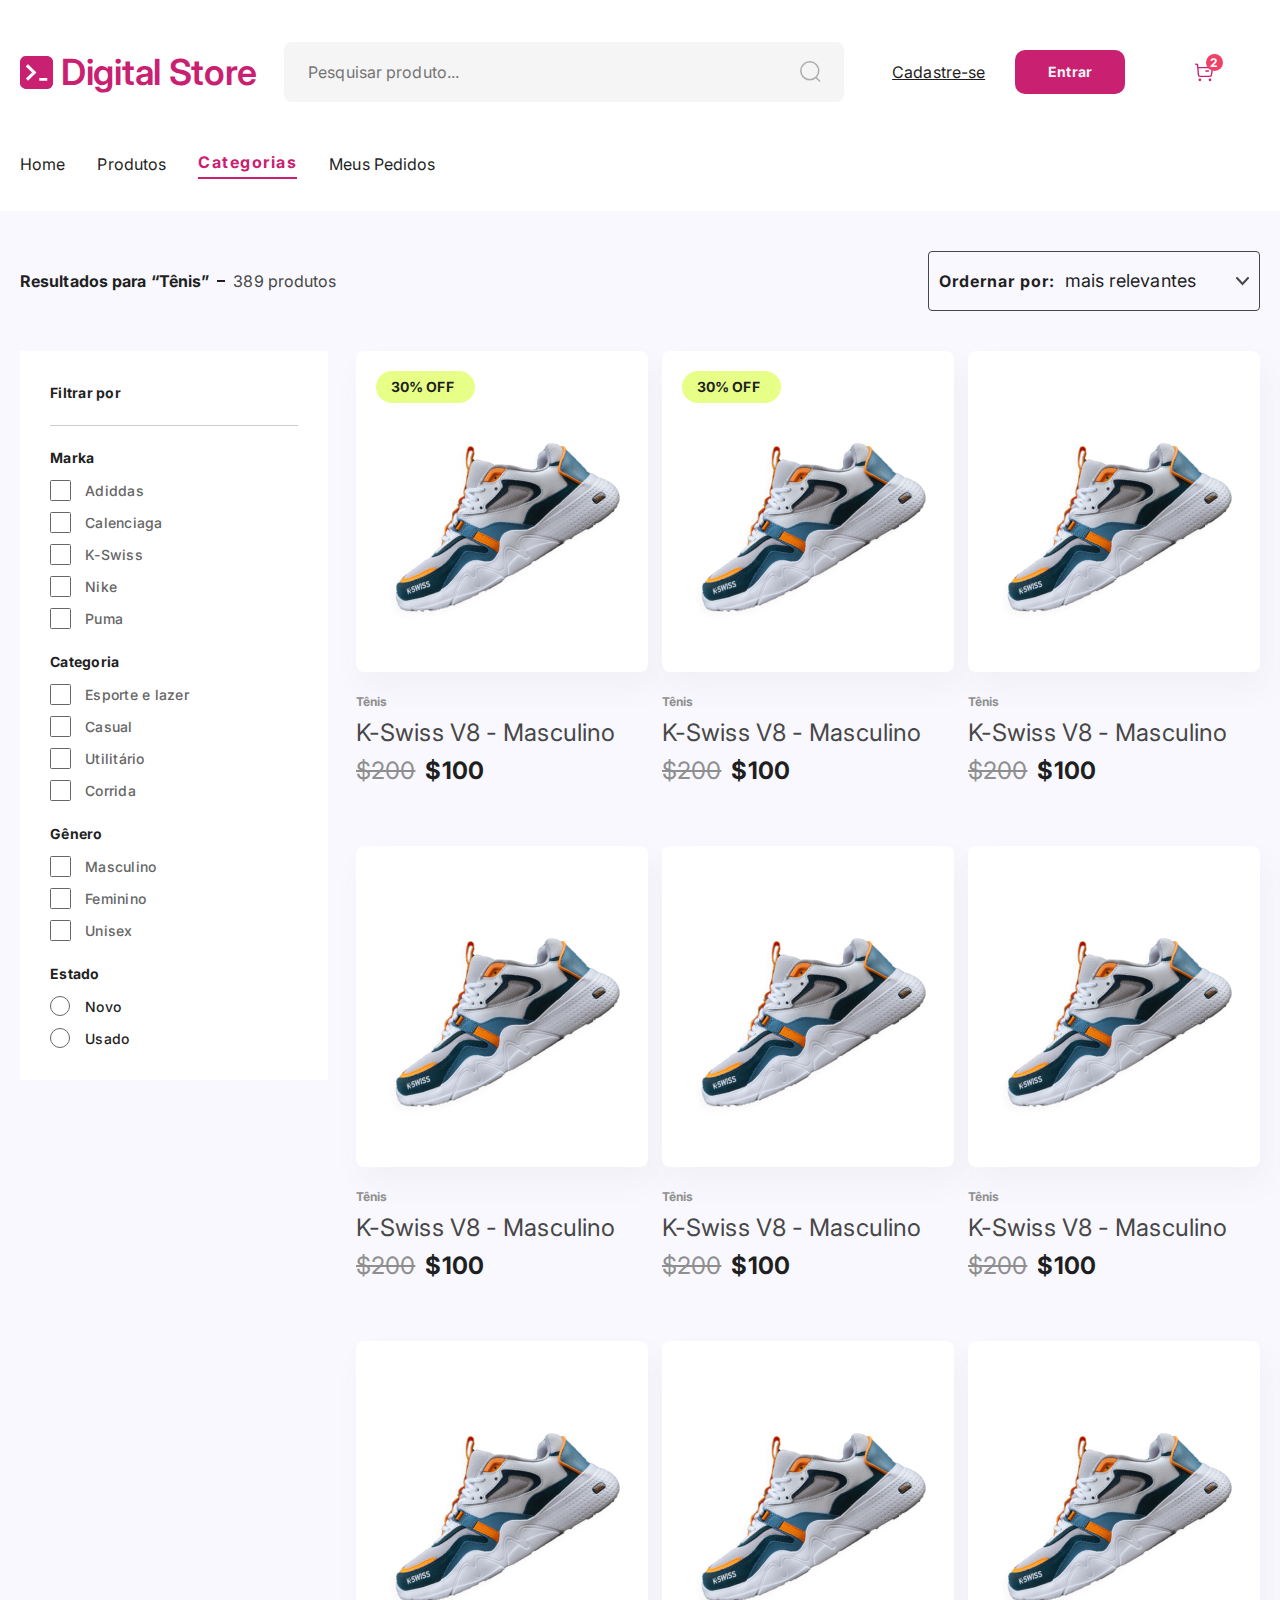
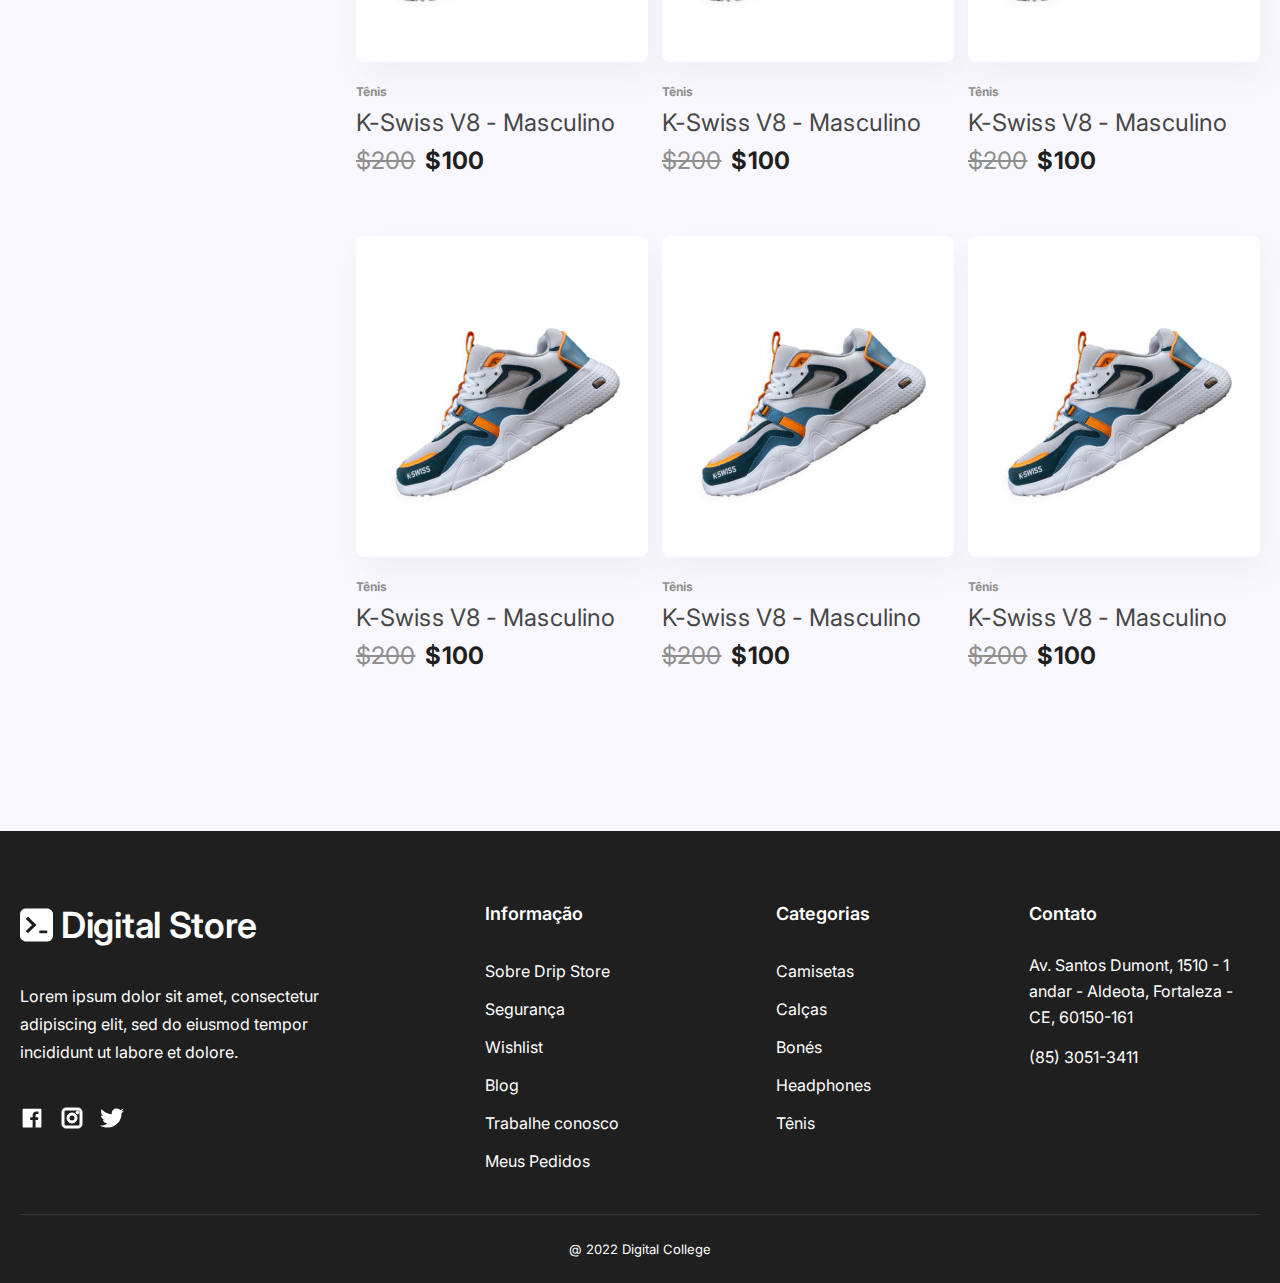
<file: category.html>
<!DOCTYPE html>
<html lang="en">
  <head>
    <meta charset="UTF-8" />
    <meta name="viewport" content="width=device-width, initial-scale=1.0" />
    <!-- General Metagraph -->
    <meta property="og:type" content="website" />
    <meta property="og:title" content="DigitalStore" />
    <meta property="og:url" content="www.digitalstore.com" />
    <meta property="og:image" content="./icons/logo.svg" />
    <meta property="og:description" content="Best shoes store in our city." />
    <!-- Twitter Metagraph -->
    <meta name="twitter:card" content="summary" />
    <meta name="twitter:title" content="DigitalStore" />
    <meta name="twitter:site" content="www.digitalstore.com" />
    <meta name="twitter:description" content="Best shoes store in our city." />
    <meta name="twitter:image" content="./icons/logo.svg" />
    <!-- Icons in browser  -->
    <link
      rel="apple-touch-icon"
      sizes="180x180"
      href="./logo/apple-touch-icon.png"
    />
    <link
      rel="icon"
      type="image/png"
      sizes="32x32"
      href="./logo/favicon-32x32.png"
    />
    <link
      rel="icon"
      type="image/png"
      sizes="16x16"
      href="./logo/favicon-16x16.png"
    />
    <link rel="manifest" href="./logo/site.webmanifest" />
    <!-- MsApp link ! -->
    <meta name="msapplication-TileColor" content="#da532c" />
    <meta name="theme-color" content="#ffffff" />
    <meta name="msapplication-config" content="./logo/browserconfig.xml" />
    <title>Digital Store</title>
    <!-- Swiper cdn -->
    <link
      rel="stylesheet"
      href="https://cdn.jsdelivr.net/npm/swiper@11/swiper-bundle.min.css"
    />
    <!-- Bootstrap cdn -->
    <link
      href="https://cdn.jsdelivr.net/npm/bootstrap@5.3.3/dist/css/bootstrap.min.css"
      rel="stylesheet"
      integrity="sha384-QWTKZyjpPEjISv5WaRU9OFeRpok6YctnYmDr5pNlyT2bRjXh0JMhjY6hW+ALEwIH"
      crossorigin="anonymous"
    />
    <script
      defer
      src="https://cdn.jsdelivr.net/npm/bootstrap@5.3.3/dist/js/bootstrap.bundle.min.js"
      integrity="sha384-YvpcrYf0tY3lHB60NNkmXc5s9fDVZLESaAA55NDzOxhy9GkcIdslK1eN7N6jIeHz"
      crossorigin="anonymous"
    ></script>
    <!-- My scripts -->
    <script defer src="./js/burger-mobile.js"></script>
    <script defer src="./js/products-burger.js"></script>
    <script defer src="./js/search-mobile.js"></script>
    <script defer src="./js/cart.js"></script>
    <script defer src="./js/nav-links-active.js"></script>
    <!-- My styles -->
    <link rel="stylesheet" href="./css/reset.css" />
    <link rel="stylesheet" href="./css/min_css/style.min.css" />
  </head>
  <body>
    <header class="header">
      <div class="container">
        <div class="header_wrapper">
          <div class="header_logo">
            <a href="./index.html" class="header_logo-link">
              <img
                class="header_logo-img"
                src="./logo/logo.svg"
                alt="Digital Store"
                loading="eager"
              />
              <span class="header_logo-span">Digital Store</span>
            </a>
          </div>
          <div class="header_search">
            <input
              class="header_search-input"
              type="text"
              placeholder="Pesquisar produto..."
            />
            <button class="header_search-btn">
              <svg
                width="24"
                height="24"
                viewBox="0 0 24 24"
                fill="none"
                xmlns="http://www.w3.org/2000/svg"
              >
                <g opacity="0.5">
                  <circle
                    cx="11.7666"
                    cy="11.7666"
                    r="8.98856"
                    stroke="#666666"
                    stroke-width="1.5"
                    stroke-linecap="round"
                    stroke-linejoin="round"
                  />
                  <path
                    d="M18.0183 18.4852L21.5423 22.0001"
                    stroke="#666666"
                    stroke-width="1.5"
                    stroke-linecap="round"
                    stroke-linejoin="round"
                  />
                </g>
              </svg>
            </button>
          </div>
          <div class="header_profile">
            <btn
              class="header_profile-register"
              onclick="window.location.href='register.html'"
              >Cadastre-se</btn
            >
            <btn
              class="header_profile-login"
              onclick="window.open('login.html', '_blank')"
              >Entrar</btn
            >
            <btn class="header_cart">
              <p class="header_cart-amount">2</p>
              <img
                class="header_cart-img"
                src="./icons/cart.svg"
                alt="cart"
                loading="eager"
              />
            </btn>
            <div class="header__cart-desktop">
              <p class="header__cart-title">Meu Carrinho</p>
              <div class="header__cart-wrapper">
                <div class="header__cart-box">
                  <img
                    class="header__cart-img"
                    src="./img/order-img-mobile.png"
                    alt="Nike Revolution"
                    loading="lazy"
                  />
                  <div class="header__cart-content">
                    <p class="header__cart-content-title">
                      Tênis Nike Revolution 6 Next Nature Masculino
                    </p>
                    <div class="header__cart-block">
                      <p class="header__cart-block--actual">R$ 219,00</p>
                      <p class="header__cart-block--old">R$ 219,00</p>
                    </div>
                  </div>
                </div>
                <div class="header__cart-box">
                  <img
                    class="header__cart-img"
                    src="./img/order-img-mobile.png"
                    alt="Nike Revolution"
                    loading="lazy"
                  />
                  <div class="header__cart-content">
                    <p class="header__cart-content-title">
                      Tênis Nike Revolution 6 Next Nature Masculino
                    </p>
                    <div class="header__cart-block">
                      <p class="header__cart-block--actual">R$ 219,00</p>
                      <p class="header__cart-block--old">R$ 219,00</p>
                    </div>
                  </div>
                </div>
              </div>
              <ul class="header__cart-total">
                <li class="header__cart-total--item">
                  <p class="header__cart-total-text">Valor total:</p>
                  <p class="header__cart-total-amount">R$ 219,00</p>
                </li>
                <li class="header__cart-total--item">
                  <button class="header__cart-total--remove">Esvaziar</button>
                  <button
                    class="header__cart-total--check"
                    onclick="window.open('nike-cart.html', '_blank')"
                  >
                    Ver Carrinho
                  </button>
                </li>
              </ul>
            </div>
          </div>
        </div>
        <div class="header_wrapper header_wrapper-tablet">
          <div class="header_logo">
            <a href="./index.html" class="header_logo-link">
              <img
                class="header_logo-img"
                src="./logo/logo.svg"
                alt="Digital Store"
                loading="eager"
              />
              <span class="header_logo-span">Digital Store</span>
            </a>
            <div class="header_profile">
              <btn
                class="header_profile-register"
                onclick="window.location.href='register.html'"
                >Cadastre-se</btn
              >
              <btn
                class="header_profile-login"
                onclick="window.open('login.html', '_blank')"
                >Entrar</btn
              >
              <btn class="header_cart-tablet">
                <p class="header_cart-amount">2</p>
                <img
                  class="header_cart-img"
                  src="./icons/cart.svg"
                  alt="cart"
                  loading="eager"
                />
              </btn>
              <div class="header__cart-tablet">
                <p class="header__cart-title">Meu Carrinho</p>
                <div class="header__cart-wrapper">
                  <div class="header__cart-box">
                    <img
                      class="header__cart-img"
                      src="./img/order-img-mobile.png"
                      alt="Nike Revolution"
                      loading="lazy"
                    />
                    <div class="header__cart-content">
                      <p class="header__cart-content-title">
                        Tênis Nike Revolution 6 Next Nature Masculino
                      </p>
                      <div class="header__cart-block">
                        <p class="header__cart-block--actual">R$ 219,00</p>
                        <p class="header__cart-block--old">R$ 219,00</p>
                      </div>
                    </div>
                  </div>
                  <div class="header__cart-box">
                    <img
                      class="header__cart-img"
                      src="./img/order-img-mobile.png"
                      alt="Nike Revolution"
                      loading="lazy"
                    />
                    <div class="header__cart-content">
                      <p class="header__cart-content-title">
                        Tênis Nike Revolution 6 Next Nature Masculino
                      </p>
                      <div class="header__cart-block">
                        <p class="header__cart-block--actual">R$ 219,00</p>
                        <p class="header__cart-block--old">R$ 219,00</p>
                      </div>
                    </div>
                  </div>
                </div>
                <ul class="header__cart-total">
                  <li class="header__cart-total--item">
                    <p class="header__cart-total-text">Valor total:</p>
                    <p class="header__cart-total-amount">R$ 219,00</p>
                  </li>
                  <li class="header__cart-total--item">
                    <button class="header__cart-total--remove">Esvaziar</button>
                    <button
                      class="header__cart-total--check"
                      onclick="window.open('nike-cart.html', '_blank')"
                    >
                      Ver Carrinho
                    </button>
                  </li>
                </ul>
              </div>
            </div>
          </div>

          <div class="header_search">
            <input
              class="header_search-input"
              type="text"
              placeholder="Pesquisar produto..."
            />
            <button class="header_search-btn">
              <svg
                width="24"
                height="24"
                viewBox="0 0 24 24"
                fill="none"
                xmlns="http://www.w3.org/2000/svg"
              >
                <g opacity="0.5">
                  <circle
                    cx="11.7666"
                    cy="11.7666"
                    r="8.98856"
                    stroke="#666666"
                    stroke-width="1.5"
                    stroke-linecap="round"
                    stroke-linejoin="round"
                  />
                  <path
                    d="M18.0183 18.4852L21.5423 22.0001"
                    stroke="#666666"
                    stroke-width="1.5"
                    stroke-linecap="round"
                    stroke-linejoin="round"
                  />
                </g>
              </svg>
            </button>
          </div>
        </div>
        <nav class="header_nav">
          <ul class="header_nav-list">
            <li>
              <a href="./index.html" class="header_nav-links">Home</a>
            </li>
            <li>
              <a href="./products.html" class="header_nav-links">Produtos</a>
            </li>
            <li>
              <a href="./category.html" class="header_nav-links">Categorias</a>
            </li>
            <li>
              <a href="./orders.html" class="header_nav-links">Meus Pedidos</a>
            </li>
          </ul>
        </nav>
        <div class="header_mobile">
          <div class="header_mobile-content">
            <div class="header_mobile-burger">
              <span id="bar-1"></span>
              <span id="bar-2"></span>
              <span id="bar-3"></span>
            </div>
            <div class="header_mobile-wrapper">
              <a class="header_mobile-wrapper--logo" href="./index.html">
                <img
                  class="header_mobile-wrapper--img"
                  src="./logo/logo.svg"
                  alt="Digital Store Logo"
                />
                <span class="header_mobile-wrapper--span">Digital Store</span>
              </a>
            </div>
            <div class="header_mobile-cart">
              <button class="header_mobile-cart--btn">
                <svg
                  width="20"
                  height="20"
                  viewBox="0 0 20 20"
                  fill="none"
                  xmlns="http://www.w3.org/2000/svg"
                >
                  <circle
                    cx="9.80547"
                    cy="9.80553"
                    r="7.49047"
                    stroke="#CCCCCC"
                    stroke-width="1.5"
                    stroke-linecap="round"
                    stroke-linejoin="round"
                  />
                  <path
                    d="M15.0153 15.4043L17.9519 18.3334"
                    stroke="#CCCCCC"
                    stroke-width="1.5"
                    stroke-linecap="round"
                    stroke-linejoin="round"
                  />
                </svg>
              </button>
              <btn class="header_cart-mobile">
                <p class="header_cart-amount">2</p>
                <img
                  class="header_cart-img"
                  src="./icons/cart.svg"
                  alt="cart"
                  loading="eager"
                />
              </btn>
            </div>
            <div class="header__cart-mobile">
              <p class="header__cart-title">Meu Carrinho</p>
              <div class="header__cart-wrapper">
                <div class="header__cart-box">
                  <img
                    class="header__cart-img"
                    src="./img/order-img-mobile.png"
                    alt="Nike Revolution"
                    loading="lazy"
                  />
                  <div class="header__cart-content">
                    <p class="header__cart-content-title">
                      Tênis Nike Revolution 6 Next Nature Masculino
                    </p>
                    <div class="header__cart-block">
                      <p class="header__cart-block--actual">R$ 219,00</p>
                      <p class="header__cart-block--old">R$ 219,00</p>
                    </div>
                  </div>
                </div>
                <div class="header__cart-box">
                  <img
                    class="header__cart-img"
                    src="./img/order-img-mobile.png"
                    alt="Nike Revolution"
                    loading="lazy"
                  />
                  <div class="header__cart-content">
                    <p class="header__cart-content-title">
                      Tênis Nike Revolution 6 Next Nature Masculino
                    </p>
                    <div class="header__cart-block">
                      <p class="header__cart-block--actual">R$ 219,00</p>
                      <p class="header__cart-block--old">R$ 219,00</p>
                    </div>
                  </div>
                </div>
              </div>
              <ul class="header__cart-total">
                <li class="header__cart-total--item">
                  <p class="header__cart-total-text">Valor total:</p>
                  <p class="header__cart-total-amount">R$ 219,00</p>
                </li>
                <li class="header__cart-total--item">
                  <button class="header__cart-total--remove">Esvaziar</button>
                  <button
                    class="header__cart-total--check"
                    onclick="window.open('nike-cart.html', '_blank')"
                  >
                    Ver Carrinho
                  </button>
                </li>
              </ul>
            </div>
          </div>
          <div class="header_mobile-search">
            <input
              class="header_mobile-search--input"
              type="text"
              placeholder="Pesquisar produto..."
            />
            <button class="header_mobile-search--btn">
              <svg
                width="20"
                height="20"
                viewBox="0 0 20 20"
                fill="none"
                xmlns="http://www.w3.org/2000/svg"
              >
                <circle
                  cx="9.80547"
                  cy="9.80553"
                  r="7.49047"
                  stroke="#CCCCCC"
                  stroke-width="1.5"
                  stroke-linecap="round"
                  stroke-linejoin="round"
                />
                <path
                  d="M15.0153 15.4043L17.9519 18.3334"
                  stroke="#CCCCCC"
                  stroke-width="1.5"
                  stroke-linecap="round"
                  stroke-linejoin="round"
                />
              </svg>
            </button>
          </div>
          <nav class="header_mobile-nav">
            <div class="header_mobile-nav--wrapper">
              <p class="header_mobile-nav--text">Páginas</p>
              <ul class="header_mobile-nav--list">
                <li class="header_mobile-nav--item">
                  <a class="header_mobile-nav--links" href="./index.html"
                    >Home</a
                  >
                </li>
                <li class="header_mobile-nav--item">
                  <a class="header_mobile-nav--links" href="./products.html"
                    >Produtos</a
                  >
                </li>
                <li class="header_mobile-nav--item">
                  <a class="header_mobile-nav--links" href="./category.html"
                    >Categorias</a
                  >
                </li>
                <li class="header_mobile-nav--item">
                  <a class="header_mobile-nav--links" href="./orders.html"
                    >Meus Pedidos</a
                  >
                </li>
              </ul>
            </div>
            <div class="header_mobile-nav--content">
              <button class="header_mobile-nav--login">Entrar</button>
              <button class="header_mobile-nav--register">Cadastre-se</button>
            </div>
          </nav>
        </div>
      </div>
    </header>
    <section class="products-list">
      <div class="container">
        <div class="products-list_wrapper">
          <div class="products-list_content">
            <p class="products-list_content-text">Resultados para “Tênis”</p>
            <p class="products-list_content-amount">389 produtos</p>
          </div>

          <div class="dropdown">
            <button
              class="dropdown-toggle dropdown_store"
              type="button"
              data-bs-toggle="dropdown"
              aria-expanded="false"
            >
              <p class="dropdown_store-text">
                <span class="dropdown_store-span">Ordernar por:</span> mais
                relevantes
              </p>
              <svg
                xmlns="http://www.w3.org/2000/svg"
                width="13"
                height="9"
                viewBox="0 0 13 9"
                fill="none"
              >
                <path
                  d="M1 1L6.5 7L12 1"
                  stroke="#474747"
                  stroke-width="2"
                  stroke-linecap="round"
                />
              </svg>
            </button>
            <ul class="dropdown-menu dropdown-menu_store">
              <li>
                <a class="dropdown-item dropdown-item_store" href="#">Marka</a>
              </li>
              <li>
                <a class="dropdown-item dropdown-item_store" href="#"
                  >Categoria</a
                >
              </li>
              <li>
                <a class="dropdown-item dropdown-item_store" href="#">Gênero</a>
              </li>
              <li>
                <a class="dropdown-item dropdown-item_store" href="#">Estado</a>
              </li>
            </ul>
            <button class="dropdown__category">
              <svg
                xmlns="http://www.w3.org/2000/svg"
                width="26"
                height="25"
                viewBox="0 0 26 25"
                fill="none"
              >
                <path
                  d="M24.7858 1.25H1.21436L10.6429 13.075V21.25L15.3572 23.75V13.075L24.7858 1.25Z"
                  stroke="white"
                  stroke-width="1.5"
                  stroke-linecap="round"
                  stroke-linejoin="round"
                />
              </svg>
            </button>
          </div>
          <div class="dropdown-wrapper">
            <div class="dropdown-options" data-value="option1">
              <p class="products-list_sort-text">
                Ordernar por:
                <span class="products-list_sort-span">mais Relevant</span>
              </p>
              <span class="products-list_sort-img"
                ><svg
                  width="13"
                  height="9"
                  viewBox="0 0 13 9"
                  fill="none"
                  xmlns="http://www.w3.org/2000/svg"
                >
                  <path
                    d="M1 1L6.5 7L12 1"
                    stroke="#474747"
                    stroke-width="2"
                    stroke-linecap="round"
                  />
                </svg>
              </span>
            </div>
            <div class="dropdown-options" data-value="option2">
              <p class="products-list_sort-text">
                Ordernar por:
                <span class="products-list_sort-span">mais Collection</span>
              </p>
              <span class="products-list_sort-img"
                ><svg
                  width="13"
                  height="9"
                  viewBox="0 0 13 9"
                  fill="none"
                  xmlns="http://www.w3.org/2000/svg"
                >
                  <path
                    d="M1 1L6.5 7L12 1"
                    stroke="#474747"
                    stroke-width="2"
                    stroke-linecap="round"
                  />
                </svg>
              </span>
            </div>
            <div class="dropdown-options" data-value="option3">
              <p class="products-list_sort-text">
                Ordernar por:
                <span class="products-list_sort-span">mais Name</span>
              </p>
              <span class="products-list_sort-img"
                ><svg
                  width="13"
                  height="9"
                  viewBox="0 0 13 9"
                  fill="none"
                  xmlns="http://www.w3.org/2000/svg"
                >
                  <path
                    d="M1 1L6.5 7L12 1"
                    stroke="#474747"
                    stroke-width="2"
                    stroke-linecap="round"
                  />
                </svg>
              </span>
            </div>
          </div>
        </div>
      </div>
    </section>
    <section class="market">
      <div class="container">
        <div class="market_content">
          <div class="sidebar">
            <div class="sidebar_filter">
              <p class="sidebar_filter-text">Filtrar por</p>
              <div class="sidebar_brand">
                <p class="sidebar_brand-text">Marka</p>
                <ul class="sidebar_brand-list">
                  <li class="sidebar_brand-item">
                    <input
                      class="sidebar_brand-checkbox"
                      type="checkbox"
                      id="brand-1"
                    />
                    <label class="sidebar_brand-label" for="brand-1"
                      >Adiddas</label
                    >
                  </li>
                  <li class="sidebar_brand-item">
                    <input
                      class="sidebar_brand-checkbox"
                      type="checkbox"
                      id="brand-2"
                    />
                    <label class="sidebar_brand-label" for="brand-2"
                      >Calenciaga</label
                    >
                  </li>
                  <li class="sidebar_brand-item">
                    <input
                      class="sidebar_brand-checkbox"
                      type="checkbox"
                      id="brand-3"
                    />
                    <label class="sidebar_brand-label" for="brand-3"
                      >K-Swiss</label
                    >
                  </li>
                  <li class="sidebar_brand-item">
                    <input
                      class="sidebar_brand-checkbox"
                      type="checkbox"
                      id="brand-4"
                    />
                    <label class="sidebar_brand-label" for="brand-4"
                      >Nike</label
                    >
                  </li>
                  <li class="sidebar_brand-item">
                    <input
                      class="sidebar_brand-checkbox"
                      type="checkbox"
                      id="brand-5"
                    />
                    <label class="sidebar_brand-label" for="brand-5"
                      >Puma</label
                    >
                  </li>
                </ul>
              </div>
              <div class="sidebar_category">
                <p class="sidebar_category-text">Categoria</p>
                <ul class="sidebar_brand-list">
                  <li class="sidebar_brand-item">
                    <input
                      class="sidebar_brand-checkbox"
                      type="checkbox"
                      id="category-1"
                    />
                    <label class="sidebar_brand-label" for="category-1"
                      >Esporte e lazer</label
                    >
                  </li>
                  <li class="sidebar_brand-item">
                    <input
                      class="sidebar_brand-checkbox"
                      type="checkbox"
                      id="category-2"
                    />
                    <label class="sidebar_brand-label" for="category-2"
                      >Casual</label
                    >
                  </li>
                  <li class="sidebar_brand-item">
                    <input
                      class="sidebar_brand-checkbox"
                      type="checkbox"
                      id="category-3"
                    />
                    <label class="sidebar_brand-label" for="category-3"
                      >Utilitário</label
                    >
                  </li>
                  <li class="sidebar_brand-item">
                    <input
                      class="sidebar_brand-checkbox"
                      type="checkbox"
                      id="category-4"
                    />
                    <label class="sidebar_brand-label" for="category-4"
                      >Corrida</label
                    >
                  </li>
                </ul>
              </div>
              <div class="sidebar_gender">
                <p class="sidebar_gender-text">Gênero</p>
                <ul class="sidebar_brand-list">
                  <li class="sidebar_brand-item">
                    <input
                      class="sidebar_brand-checkbox"
                      type="checkbox"
                      id="gender-1"
                    />
                    <label class="sidebar_brand-label" for="gender-1"
                      >Masculino</label
                    >
                  </li>
                  <li class="sidebar_brand-item">
                    <input
                      class="sidebar_brand-checkbox"
                      type="checkbox"
                      id="gender-2"
                    />
                    <label class="sidebar_brand-label" for="gender-2"
                      >Feminino</label
                    >
                  </li>
                  <li class="sidebar_brand-item">
                    <input
                      class="sidebar_brand-checkbox"
                      type="checkbox"
                      id="gender-3"
                    />
                    <label class="sidebar_brand-label" for="gender-3"
                      >Unisex</label
                    >
                  </li>
                </ul>
              </div>
              <div class="sidebar_state">
                <p class="sidebar_state-text">Estado</p>
                <ul class="sidebar_state-list">
                  <li class="sidebar_state-item">
                    <input
                      class="sidebar_state-checkbox"
                      type="radio"
                      id="state-1"
                      name="radio-group"
                    />
                    <label class="sidebar_state-label" for="state-1"
                      >Novo</label
                    >
                  </li>
                  <li class="sidebar_state-item">
                    <input
                      class="sidebar_state-checkbox"
                      type="radio"
                      id="state-2"
                      name="radio-group"
                    />
                    <label class="sidebar_state-label" for="state-2"
                      >Usado</label
                    >
                  </li>
                </ul>
              </div>
            </div>
          </div>
          <div class="market_wrapper filter-market-wrapper">
            <div class="products_wrapper-card filter-wrapper-card">
              <a
                href="./tenis-nike-revolution.html"
                class="products_wrapper-card--link"
                target="_blank"
              >
                <div
                  class="products_wrapper-content filter-card"
                  style="background-image: url(./img/shoes-products.png)"
                >
                  <p class="products_wrapper-card--discount">30% OFF</p>
                </div></a
              >
              <div class="products_wrapper-details">
                <p class="products_wrapper-card--category">Tênis</p>
                <p class="products_wrapper-card--name filter-name">
                  K-Swiss V8 - Masculino
                </p>
                <div class="products_wrapper-price">
                  <p class="products_wrapper-price--old filter-old">$200</p>
                  <p class="products_wrapper-price--new filter-new">$100</p>
                </div>
              </div>
            </div>
            <div class="products_wrapper-card filter-wrapper-card">
              <a
                href="./tenis-nike-revolution.html"
                class="products_wrapper-card--link"
                target="_blank"
              >
                <div
                  class="products_wrapper-content filter-card"
                  style="background-image: url(./img/shoes-products.png)"
                >
                  <p class="products_wrapper-card--discount">30% OFF</p>
                </div></a
              >
              <div class="products_wrapper-details">
                <p class="products_wrapper-card--category">Tênis</p>
                <p class="products_wrapper-card--name filter-name">
                  K-Swiss V8 - Masculino
                </p>
                <div class="products_wrapper-price">
                  <p class="products_wrapper-price--old filter-old">$200</p>
                  <p class="products_wrapper-price--new filter-new">$100</p>
                </div>
              </div>
            </div>
            <div class="products_wrapper-card filter-wrapper-card">
              <a
                href="./tenis-nike-revolution.html"
                class="products_wrapper-card--link"
                target="_blank"
              >
                <div
                  class="products_wrapper-content filter-card"
                  style="background-image: url(./img/shoes-products.png)"
                ></div
              ></a>
              <div class="products_wrapper-details">
                <p class="products_wrapper-card--category">Tênis</p>
                <p class="products_wrapper-card--name filter-name">
                  K-Swiss V8 - Masculino
                </p>
                <div class="products_wrapper-price">
                  <p class="products_wrapper-price--old filter-old">$200</p>
                  <p class="products_wrapper-price--new filter-new">$100</p>
                </div>
              </div>
            </div>
            <div class="products_wrapper-card filter-wrapper-card">
              <a
                href="./tenis-nike-revolution.html"
                class="products_wrapper-card--link"
                target="_blank"
              >
                <div
                  class="products_wrapper-content filter-card"
                  style="background-image: url(./img/shoes-products.png)"
                ></div
              ></a>
              <div class="products_wrapper-details">
                <p class="products_wrapper-card--category">Tênis</p>
                <p class="products_wrapper-card--name filter-name">
                  K-Swiss V8 - Masculino
                </p>
                <div class="products_wrapper-price">
                  <p class="products_wrapper-price--old filter-old">$200</p>
                  <p class="products_wrapper-price--new filter-new">$100</p>
                </div>
              </div>
            </div>
            <div class="products_wrapper-card filter-wrapper-card">
              <a
                href="./tenis-nike-revolution.html"
                class="products_wrapper-card--link"
                target="_blank"
              >
                <div
                  class="products_wrapper-content filter-card"
                  style="background-image: url(./img/shoes-products.png)"
                ></div
              ></a>
              <div class="products_wrapper-details">
                <p class="products_wrapper-card--category">Tênis</p>
                <p class="products_wrapper-card--name filter-name">
                  K-Swiss V8 - Masculino
                </p>
                <div class="products_wrapper-price">
                  <p class="products_wrapper-price--old filter-old">$200</p>
                  <p class="products_wrapper-price--new filter-new">$100</p>
                </div>
              </div>
            </div>
            <div class="products_wrapper-card filter-wrapper-card">
              <a
                href="./tenis-nike-revolution.html"
                class="products_wrapper-card--link"
                target="_blank"
              >
                <div
                  class="products_wrapper-content filter-card"
                  style="background-image: url(./img/shoes-products.png)"
                ></div
              ></a>
              <div class="products_wrapper-details">
                <p class="products_wrapper-card--category">Tênis</p>
                <p class="products_wrapper-card--name filter-name">
                  K-Swiss V8 - Masculino
                </p>
                <div class="products_wrapper-price">
                  <p class="products_wrapper-price--old filter-old">$200</p>
                  <p class="products_wrapper-price--new filter-new">$100</p>
                </div>
              </div>
            </div>
            <div class="products_wrapper-card filter-wrapper-card">
              <a
                href="./tenis-nike-revolution.html"
                class="products_wrapper-card--link"
                target="_blank"
              >
                <div
                  class="products_wrapper-content filter-card"
                  style="background-image: url(./img/shoes-products.png)"
                ></div
              ></a>
              <div class="products_wrapper-details">
                <p class="products_wrapper-card--category">Tênis</p>
                <p class="products_wrapper-card--name filter-name">
                  K-Swiss V8 - Masculino
                </p>
                <div class="products_wrapper-price">
                  <p class="products_wrapper-price--old filter-old">$200</p>
                  <p class="products_wrapper-price--new filter-new">$100</p>
                </div>
              </div>
            </div>
            <div class="products_wrapper-card filter-wrapper-card">
              <a
                href="./tenis-nike-revolution.html"
                class="products_wrapper-card--link"
                target="_blank"
              >
                <div
                  class="products_wrapper-content filter-card"
                  style="background-image: url(./img/shoes-products.png)"
                ></div
              ></a>
              <div class="products_wrapper-details">
                <p class="products_wrapper-card--category">Tênis</p>
                <p class="products_wrapper-card--name filter-name">
                  K-Swiss V8 - Masculino
                </p>
                <div class="products_wrapper-price">
                  <p class="products_wrapper-price--old filter-old">$200</p>
                  <p class="products_wrapper-price--new filter-new">$100</p>
                </div>
              </div>
            </div>
            <div class="products_wrapper-card filter-wrapper-card">
              <a
                href="./tenis-nike-revolution.html"
                class="products_wrapper-card--link"
                target="_blank"
              >
                <div
                  class="products_wrapper-content filter-card"
                  style="background-image: url(./img/shoes-products.png)"
                ></div
              ></a>
              <div class="products_wrapper-details">
                <p class="products_wrapper-card--category">Tênis</p>
                <p class="products_wrapper-card--name filter-name">
                  K-Swiss V8 - Masculino
                </p>
                <div class="products_wrapper-price">
                  <p class="products_wrapper-price--old filter-old">$200</p>
                  <p class="products_wrapper-price--new filter-new">$100</p>
                </div>
              </div>
            </div>
            <div class="products_wrapper-card filter-wrapper-card">
              <a
                href="./tenis-nike-revolution.html"
                class="products_wrapper-card--link"
                target="_blank"
              >
                <div
                  class="products_wrapper-content filter-card"
                  style="background-image: url(./img/shoes-products.png)"
                ></div
              ></a>
              <div class="products_wrapper-details">
                <p class="products_wrapper-card--category">Tênis</p>
                <p class="products_wrapper-card--name filter-name">
                  K-Swiss V8 - Masculino
                </p>
                <div class="products_wrapper-price">
                  <p class="products_wrapper-price--old filter-old">$200</p>
                  <p class="products_wrapper-price--new filter-new">$100</p>
                </div>
              </div>
            </div>
            <div class="products_wrapper-card filter-wrapper-card">
              <a
                href="./tenis-nike-revolution.html"
                class="products_wrapper-card--link"
                target="_blank"
              >
                <div
                  class="products_wrapper-content filter-card"
                  style="background-image: url(./img/shoes-products.png)"
                ></div
              ></a>
              <div class="products_wrapper-details">
                <p class="products_wrapper-card--category">Tênis</p>
                <p class="products_wrapper-card--name filter-name">
                  K-Swiss V8 - Masculino
                </p>
                <div class="products_wrapper-price">
                  <p class="products_wrapper-price--old filter-old">$200</p>
                  <p class="products_wrapper-price--new filter-new">$100</p>
                </div>
              </div>
            </div>
            <div class="products_wrapper-card filter-wrapper-card">
              <a
                href="./tenis-nike-revolution.html"
                class="products_wrapper-card--link"
                target="_blank"
              >
                <div
                  class="products_wrapper-content filter-card"
                  style="background-image: url(./img/shoes-products.png)"
                ></div
              ></a>
              <div class="products_wrapper-details">
                <p class="products_wrapper-card--category">Tênis</p>
                <p class="products_wrapper-card--name filter-name">
                  K-Swiss V8 - Masculino
                </p>
                <div class="products_wrapper-price">
                  <p class="products_wrapper-price--old filter-old">$200</p>
                  <p class="products_wrapper-price--new filter-new">$100</p>
                </div>
              </div>
            </div>
          </div>
        </div>
      </div>
    </section>
    <footer class="footer">
      <div class="container">
        <div class="footer_wrapper">
          <div class="footer_social">
            <div class="footer_social-logo">
              <img
                class="footer_social-logo--img"
                src="./logo/logo-white.svg"
                alt="DigitalStore"
              />
              <span class="footer_social-logo--span">Digital Store</span>
            </div>
            <p class="footer_social-text">
              Lorem ipsum dolor sit amet, consectetur adipiscing elit, sed do
              eiusmod tempor incididunt ut labore et dolore.
            </p>
            <div class="footer_social-wrapper">
              <a class="footer_social-wrapper--links" href="#" target="_blank">
                <span class="footer_social-wrapper--svg"
                  ><svg
                    fill="#ffffff"
                    width="24px"
                    height="24px"
                    viewBox="0 0 1024 1024"
                    xmlns="http://www.w3.org/2000/svg"
                    class="icon"
                    stroke="#ffffff"
                  >
                    <path
                      d="M880 112H144c-17.7 0-32 14.3-32 32v736c0 17.7 14.3 32 32 32h736c17.7 0 32-14.3 32-32V144c0-17.7-14.3-32-32-32zm-92.4 233.5h-63.9c-50.1 0-59.8 23.8-59.8 58.8v77.1h119.6l-15.6 120.7h-104V912H539.2V602.2H434.9V481.4h104.3v-89c0-103.3 63.1-159.6 155.3-159.6 44.2 0 82.1 3.3 93.2 4.8v107.9z"
                    ></path>
                  </svg>
                </span>
              </a>
              <a class="footer_social-wrapper--links" href="#" target="_blank">
                <span class="footer_social-wrapper--svg"
                  ><svg
                    viewBox="0 0 24 24"
                    width="24px"
                    height="24px"
                    fill="none"
                    xmlns="http://www.w3.org/2000/svg"
                    stroke="#ffffff"
                  >
                    <path
                      fill-rule="evenodd"
                      clip-rule="evenodd"
                      d="M2 6C2 3.79086 3.79086 2 6 2H18C20.2091 2 22 3.79086 22 6V18C22 20.2091 20.2091 22 18 22H6C3.79086 22 2 20.2091 2 18V6ZM6 4C4.89543 4 4 4.89543 4 6V18C4 19.1046 4.89543 20 6 20H18C19.1046 20 20 19.1046 20 18V6C20 4.89543 19.1046 4 18 4H6ZM12 9C10.3431 9 9 10.3431 9 12C9 13.6569 10.3431 15 12 15C13.6569 15 15 13.6569 15 12C15 10.3431 13.6569 9 12 9ZM7 12C7 9.23858 9.23858 7 12 7C14.7614 7 17 9.23858 17 12C17 14.7614 14.7614 17 12 17C9.23858 17 7 14.7614 7 12ZM17.5 8C18.3284 8 19 7.32843 19 6.5C19 5.67157 18.3284 5 17.5 5C16.6716 5 16 5.67157 16 6.5C16 7.32843 16.6716 8 17.5 8Z"
                      fill="#ffffff"
                    ></path>
                  </svg>
                </span>
              </a>
              <a class="footer_social-wrapper--links" href="#" target="_blank">
                <span class="footer_social-wrapper--svg"
                  ><svg
                    viewBox="0 -2 20 20"
                    version="1.1"
                    width="24px"
                    height="24px"
                    xmlns="http://www.w3.org/2000/svg"
                    xmlns:xlink="http://www.w3.org/1999/xlink"
                    fill="#000000"
                    stroke="#000000"
                  >
                    <g
                      id="Page-1"
                      stroke="none"
                      stroke-width="1"
                      fill="none"
                      fill-rule="evenodd"
                    >
                      <g
                        id="Dribbble-Light-Preview"
                        transform="translate(-60.000000, -7521.000000)"
                        fill="#ffffff"
                      >
                        <g
                          id="icons"
                          transform="translate(56.000000, 160.000000)"
                        >
                          <path
                            d="M10.29,7377 C17.837,7377 21.965,7370.84365 21.965,7365.50546 C21.965,7365.33021 21.965,7365.15595 21.953,7364.98267 C22.756,7364.41163 23.449,7363.70276 24,7362.8915 C23.252,7363.21837 22.457,7363.433 21.644,7363.52751 C22.5,7363.02244 23.141,7362.2289 23.448,7361.2926 C22.642,7361.76321 21.761,7362.095 20.842,7362.27321 C19.288,7360.64674 16.689,7360.56798 15.036,7362.09796 C13.971,7363.08447 13.518,7364.55538 13.849,7365.95835 C10.55,7365.79492 7.476,7364.261 5.392,7361.73762 C4.303,7363.58363 4.86,7365.94457 6.663,7367.12996 C6.01,7367.11125 5.371,7366.93797 4.8,7366.62489 L4.8,7366.67608 C4.801,7368.5989 6.178,7370.2549 8.092,7370.63591 C7.488,7370.79836 6.854,7370.82199 6.24,7370.70483 C6.777,7372.35099 8.318,7373.47829 10.073,7373.51078 C8.62,7374.63513 6.825,7375.24554 4.977,7375.24358 C4.651,7375.24259 4.325,7375.22388 4,7375.18549 C5.877,7376.37088 8.06,7377 10.29,7376.99705"
                            id="twitter-[#ffffff]"
                          ></path>
                        </g>
                      </g>
                    </g>
                  </svg>
                </span>
              </a>
            </div>
          </div>
          <div class="footer_info">
            <p class="footer_info-name">Informação</p>
            <ul class="footer_info-list">
              <li>
                <a class="footer_info-list--links" href="#" target="_blank"
                  >Sobre Drip Store</a
                >
              </li>
              <li>
                <a class="footer_info-list--links" href="#" target="_blank"
                  >Segurança</a
                >
              </li>
              <li>
                <a class="footer_info-list--links" href="#" target="_blank"
                  >Wishlist</a
                >
              </li>
              <li>
                <a class="footer_info-list--links" href="#" target="_blank"
                  >Blog</a
                >
              </li>
              <li>
                <a class="footer_info-list--links" href="#" target="_blank"
                  >Trabalhe conosco</a
                >
              </li>
              <li>
                <a class="footer_info-list--links" href="#" target="_blank"
                  >Meus Pedidos</a
                >
              </li>
            </ul>
          </div>
          <div class="footer_category">
            <p class="footer_category-name">Categorias</p>
            <ul class="footer_category-list">
              <li>
                <a class="footer_category-list--links" href="#" target="_blank"
                  >Camisetas</a
                >
              </li>
              <li>
                <a class="footer_category-list--links" href="#" target="_blank"
                  >Calças</a
                >
              </li>
              <li>
                <a class="footer_category-list--links" href="#" target="_blank"
                  >Bonés</a
                >
              </li>
              <li>
                <a class="footer_category-list--links" href="#" target="_blank"
                  >Headphones</a
                >
              </li>
              <li>
                <a class="footer_category-list--links" href="#" target="_blank"
                  >Tênis</a
                >
              </li>
            </ul>
          </div>
          <div class="footer_contacts">
            <p class="footer_contacts-name">Contato</p>
            <p class="footer_contacts-address">
              Av. Santos Dumont, 1510 - 1 andar - Aldeota, Fortaleza - CE,
              60150-161
            </p>
            <p class="footer_contacts-phone">(85) 3051-3411</p>
          </div>
        </div>
        <p class="footer_copyrights">@ 2022 Digital College</p>
      </div>
    </footer>
    <div class="sidebar__mobile">
      <div class="sidebar_filter">
        <div class="sidebar__box">
          <p class="sidebar_filter-text sidebar_filter-text--mobile">
            Filtrar por
          </p>
          <button class="sidebar_filter-close">
            <svg
              xmlns="http://www.w3.org/2000/svg"
              width="14"
              height="14"
              viewBox="0 0 14 14"
              fill="none"
            >
              <path
                d="M1 1L13 13"
                stroke="#474747"
                stroke-width="1.5"
                stroke-linecap="round"
              />
              <path
                d="M13 1L1 13"
                stroke="#474747"
                stroke-width="1.5"
                stroke-linecap="round"
              />
            </svg>
          </button>
        </div>
        <div class="sidebar_brand">
          <p class="sidebar_brand-text">Marka</p>
          <ul class="sidebar_brand-list">
            <li class="sidebar_brand-item">
              <input
                class="sidebar_brand-checkbox"
                type="checkbox"
                id="brand-1-mobile"
              />
              <label class="sidebar_brand-label" for="brand-1-mobile"
                >Adiddas</label
              >
            </li>
            <li class="sidebar_brand-item">
              <input
                class="sidebar_brand-checkbox"
                type="checkbox"
                id="brand-2-mobile"
              />
              <label class="sidebar_brand-label" for="brand-2-mobile"
                >Calenciaga</label
              >
            </li>
            <li class="sidebar_brand-item">
              <input
                class="sidebar_brand-checkbox"
                type="checkbox"
                id="brand-3-mobile"
              />
              <label class="sidebar_brand-label" for="brand-3-mobile"
                >K-Swiss</label
              >
            </li>
            <li class="sidebar_brand-item">
              <input
                class="sidebar_brand-checkbox"
                type="checkbox"
                id="brand-4-mobile"
              />
              <label class="sidebar_brand-label" for="brand-4-mobile"
                >Nike</label
              >
            </li>
            <li class="sidebar_brand-item">
              <input
                class="sidebar_brand-checkbox"
                type="checkbox"
                id="brand-5-mobile"
              />
              <label class="sidebar_brand-label" for="brand-5-mobile"
                >Puma</label
              >
            </li>
          </ul>
        </div>
        <div class="sidebar_category">
          <p class="sidebar_category-text">Categoria</p>
          <ul class="sidebar_brand-list">
            <li class="sidebar_brand-item">
              <input
                class="sidebar_brand-checkbox"
                type="checkbox"
                id="category-1-mobile"
              />
              <label class="sidebar_brand-label" for="category-1-mobile"
                >Esporte e lazer</label
              >
            </li>
            <li class="sidebar_brand-item">
              <input
                class="sidebar_brand-checkbox"
                type="checkbox"
                id="category-2-mobile"
              />
              <label class="sidebar_brand-label" for="category-2-mobile"
                >Casual</label
              >
            </li>
            <li class="sidebar_brand-item">
              <input
                class="sidebar_brand-checkbox"
                type="checkbox"
                id="category-3-mobile"
              />
              <label class="sidebar_brand-label" for="category-3-mobile"
                >Utilitário</label
              >
            </li>
            <li class="sidebar_brand-item">
              <input
                class="sidebar_brand-checkbox"
                type="checkbox"
                id="category-4-mobile"
              />
              <label class="sidebar_brand-label" for="category-4-mobile"
                >Corrida</label
              >
            </li>
          </ul>
        </div>
        <div class="sidebar_gender">
          <p class="sidebar_gender-text">Gênero</p>
          <ul class="sidebar_brand-list">
            <li class="sidebar_brand-item">
              <input
                class="sidebar_brand-checkbox"
                type="checkbox"
                id="gender-1-mobile"
              />
              <label class="sidebar_brand-label" for="gender-1-mobile"
                >Masculino</label
              >
            </li>
            <li class="sidebar_brand-item">
              <input
                class="sidebar_brand-checkbox"
                type="checkbox"
                id="gender-2-mobile"
              />
              <label class="sidebar_brand-label" for="gender-2-mobile"
                >Feminino</label
              >
            </li>
            <li class="sidebar_brand-item">
              <input
                class="sidebar_brand-checkbox"
                type="checkbox"
                id="gender-3-mobile"
              />
              <label class="sidebar_brand-label" for="gender-3-mobile"
                >Unisex</label
              >
            </li>
          </ul>
        </div>
        <div class="sidebar_state">
          <p class="sidebar_state-text">Estado</p>
          <ul class="sidebar_state-list">
            <li class="sidebar_state-item">
              <input
                class="sidebar_state-checkbox"
                type="radio"
                id="state-1-mobile"
                name="radio-group"
              />
              <label class="sidebar_state-label" for="state-1-mobile"
                >Novo</label
              >
            </li>
            <li class="sidebar_state-item">
              <input
                class="sidebar_state-checkbox"
                type="radio"
                id="state-2-mobile"
                name="radio-group"
              />
              <label class="sidebar_state-label" for="state-2-mobile"
                >Usado</label
              >
            </li>
          </ul>
        </div>
      </div>
    </div>
    <div class="header__mobile-nav--overlay"></div>
    <script src="https://cdn.jsdelivr.net/npm/swiper@11/swiper-bundle.min.js"></script>
    <script src="./js/nav-links-active.js"></script>
  </body>
</html>
</file>
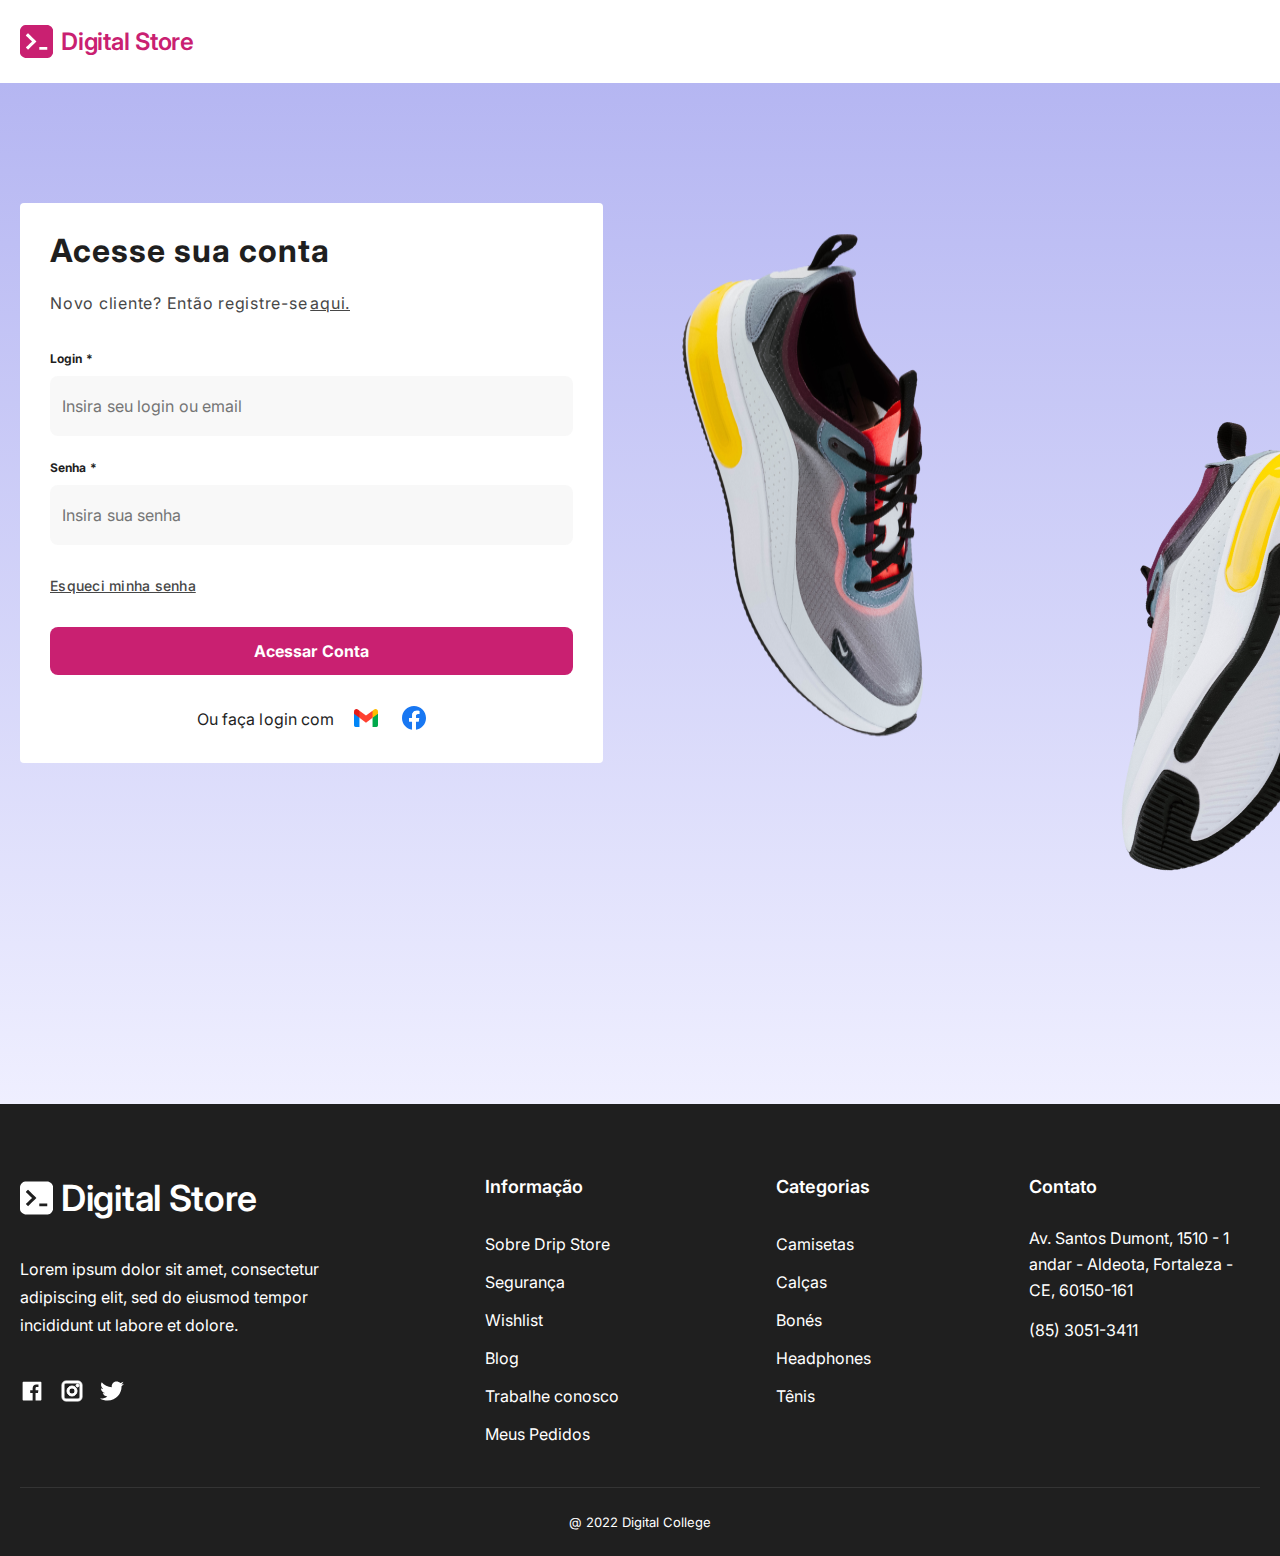
<file: login.html>
<!DOCTYPE html>
<html lang="en">
  <head>
    <meta charset="UTF-8" />
    <meta name="viewport" content="width=device-width, initial-scale=1.0" />
    <!-- General Metagraph -->
    <meta property="og:type" content="website" />
    <meta property="og:title" content="DigitalStore" />
    <meta property="og:url" content="www.digitalstore.com" />
    <meta property="og:image" content="./icons/logo.svg" />
    <meta property="og:description" content="Best shoes store in our city." />
    <!-- Twitter Metagraph -->
    <meta name="twitter:card" content="summary" />
    <meta name="twitter:title" content="DigitalStore" />
    <meta name="twitter:site" content="www.digitalstore.com" />
    <meta name="twitter:description" content="Best shoes store in our city." />
    <meta name="twitter:image" content="./icons/logo.svg" />
    <!-- Icons in browser  -->
    <link
      rel="apple-touch-icon"
      sizes="180x180"
      href="./logo/apple-touch-icon.png"
    />
    <link
      rel="icon"
      type="image/png"
      sizes="32x32"
      href="./logo/favicon-32x32.png"
    />
    <link
      rel="icon"
      type="image/png"
      sizes="16x16"
      href="./logo/favicon-16x16.png"
    />
    <link rel="manifest" href="./logo/site.webmanifest" />
    <!-- MsApp link ! -->
    <meta name="msapplication-TileColor" content="#da532c" />
    <meta name="theme-color" content="#ffffff" />
    <meta name="msapplication-config" content="./logo/browserconfig.xml" />
    <title>Digital Store</title>
    <!-- My styles -->
    <link rel="stylesheet" href="./css/reset.css" />
    <link rel="stylesheet" href="./css/min_css/style.min.css" />
  </head>
  <body>
    <header class="header__login">
      <div class="container">
        <nav class="header__login-nav">
          <a href="./index.html" class="header_logo-link header-logo-login">
            <img
              class="header_logo-img"
              src="./logo/logo.svg"
              alt="Digital Store"
              loading="eager"
            />
            <span class="header_logo-span">Digital Store</span>
          </a>
        </nav>
      </div>
    </header>
    <main class="main">
      <section class="login">
        <div class="container">
          <div class="login__wrapper">
            <form action="#" class="login__content">
              <div class="login__check">
                <h1 class="login__title">Acesse sua conta</h1>
                <div class="login__register">
                  <p class="login__register-text">
                    Novo cliente? Então registre-se
                  </p>
                  <a class="login__register-link" href="./register.html"
                    >aqui.</a
                  >
                </div>
              </div>
              <div class="login__data">
                <ul class="login__list">
                  <li class="login__item">
                    <p class="login__item-title">Login *</p>
                    <input
                      type="email"
                      class="login__input"
                      placeholder="Insira seu login ou email"
                    />
                  </li>
                  <li class="login__item">
                    <p class="login__item-title">Senha *</p>
                    <input
                      type="text"
                      class="login__input"
                      placeholder="Insira sua senha"
                    />
                  </li>
                </ul>
              </div>
              <div class="login__forgot">
                <a class="login__forgot-link" href="#" target="_blank"
                  >Esqueci minha senha</a
                >
              </div>
              <div class="login__access">
                <a class="login__btn" href="./orders.html"> Acessar Conta </a>
              </div>
              <div class="login__another">
                <p class="login__another-text">Ou faça login com</p>
                <div class="login__platforms">
                  <btn class="login__platforms-svg">
                    <svg
                      xmlns="http://www.w3.org/2000/svg"
                      width="24"
                      height="18"
                      viewBox="0 0 24 18"
                      fill="none"
                    >
                      <path
                        d="M1.63636 18.0022H5.45456V8.72949L2.95434 4.36365L0 4.63857V16.3659C0 17.2699 0.732281 18.0022 1.63636 18.0022Z"
                        fill="#0085F7"
                      />
                      <path
                        d="M18.5447 18.0022H22.3629C23.267 18.0022 23.9992 17.2699 23.9992 16.3659V4.63857L21.0492 4.36365L18.5447 8.72949V18.0022H18.5447Z"
                        fill="#00A94B"
                      />
                      <path
                        d="M18.5453 1.63856L16.3025 5.91839L18.5453 8.72948L23.9999 4.63856V2.45676C23.9999 0.434483 21.6912 -0.720517 20.0726 0.493124L18.5453 1.63856Z"
                        fill="#FFBC00"
                      />
                      <path
                        fill-rule="evenodd"
                        clip-rule="evenodd"
                        d="M5.45407 8.72948L3.31689 4.21494L5.45407 1.63855L11.9995 6.54763L18.5449 1.63855V8.72948L11.9995 13.6386L5.45407 8.72948Z"
                        fill="#FF4131"
                      />
                      <path
                        d="M0 2.45676V4.63856L5.45456 8.72948V1.63856L3.92728 0.493124C2.30864 -0.720517 0 0.434483 0 2.45676H0Z"
                        fill="#E51C19"
                      />
                    </svg>
                  </btn>
                  <btn class="login__platforms-svg">
                    <svg
                      xmlns="http://www.w3.org/2000/svg"
                      width="24"
                      height="24"
                      viewBox="0 0 24 24"
                      fill="none"
                    >
                      <g clip-path="url(#clip0_476_2915)">
                        <path
                          d="M24 12C24 5.37258 18.6274 0 12 0C5.37258 0 0 5.37258 0 12C0 17.9895 4.3882 22.954 10.125 23.8542V15.4688H7.07812V12H10.125V9.35625C10.125 6.34875 11.9166 4.6875 14.6576 4.6875C15.9701 4.6875 17.3438 4.92188 17.3438 4.92188V7.875H15.8306C14.34 7.875 13.875 8.80008 13.875 9.75V12H17.2031L16.6711 15.4688H13.875V23.8542C19.6118 22.954 24 17.9895 24 12Z"
                          fill="#1877F2"
                        />
                        <path
                          d="M16.6711 15.4688L17.2031 12H13.875V9.75C13.875 8.80102 14.34 7.875 15.8306 7.875H17.3438V4.92188C17.3438 4.92188 15.9705 4.6875 14.6576 4.6875C11.9166 4.6875 10.125 6.34875 10.125 9.35625V12H7.07812V15.4688H10.125V23.8542C11.3674 24.0486 12.6326 24.0486 13.875 23.8542V15.4688H16.6711Z"
                          fill="white"
                        />
                      </g>
                      <defs>
                        <clipPath id="clip0_476_2915">
                          <rect width="24" height="24" fill="white" />
                        </clipPath>
                      </defs>
                    </svg>
                  </btn>
                </div>
              </div>
            </form>
            <div class="login__box">
              <img
                class="login__box-img login__box-img-left"
                src="./img/login-melvin1.png"
                alt="Adidas Melvin"
                loading="eager"
              />
              <img
                class="login__box-img login__box-img-right"
                src="./img/login-melvin2.png"
                alt="Adidas Melvin"
                loading="eager"
              />
            </div>
          </div>
        </div>
      </section>
    </main>
    <footer class="footer">
      <div class="container">
        <div class="footer_wrapper">
          <div class="footer_social">
            <div class="footer_social-logo">
              <img
                class="footer_social-logo--img"
                src="./logo/logo-white.svg"
                alt="DigitalStore"
              />
              <span class="footer_social-logo--span">Digital Store</span>
            </div>
            <p class="footer_social-text">
              Lorem ipsum dolor sit amet, consectetur adipiscing elit, sed do
              eiusmod tempor incididunt ut labore et dolore.
            </p>
            <div class="footer_social-wrapper">
              <a class="footer_social-wrapper--links" href="#" target="_blank">
                <span class="footer_social-wrapper--svg"
                  ><svg
                    fill="#ffffff"
                    width="24px"
                    height="24px"
                    viewBox="0 0 1024 1024"
                    xmlns="http://www.w3.org/2000/svg"
                    class="icon"
                    stroke="#ffffff"
                  >
                    <path
                      d="M880 112H144c-17.7 0-32 14.3-32 32v736c0 17.7 14.3 32 32 32h736c17.7 0 32-14.3 32-32V144c0-17.7-14.3-32-32-32zm-92.4 233.5h-63.9c-50.1 0-59.8 23.8-59.8 58.8v77.1h119.6l-15.6 120.7h-104V912H539.2V602.2H434.9V481.4h104.3v-89c0-103.3 63.1-159.6 155.3-159.6 44.2 0 82.1 3.3 93.2 4.8v107.9z"
                    ></path>
                  </svg>
                </span>
              </a>
              <a class="footer_social-wrapper--links" href="#" target="_blank">
                <span class="footer_social-wrapper--svg"
                  ><svg
                    viewBox="0 0 24 24"
                    width="24px"
                    height="24px"
                    fill="none"
                    xmlns="http://www.w3.org/2000/svg"
                    stroke="#ffffff"
                  >
                    <path
                      fill-rule="evenodd"
                      clip-rule="evenodd"
                      d="M2 6C2 3.79086 3.79086 2 6 2H18C20.2091 2 22 3.79086 22 6V18C22 20.2091 20.2091 22 18 22H6C3.79086 22 2 20.2091 2 18V6ZM6 4C4.89543 4 4 4.89543 4 6V18C4 19.1046 4.89543 20 6 20H18C19.1046 20 20 19.1046 20 18V6C20 4.89543 19.1046 4 18 4H6ZM12 9C10.3431 9 9 10.3431 9 12C9 13.6569 10.3431 15 12 15C13.6569 15 15 13.6569 15 12C15 10.3431 13.6569 9 12 9ZM7 12C7 9.23858 9.23858 7 12 7C14.7614 7 17 9.23858 17 12C17 14.7614 14.7614 17 12 17C9.23858 17 7 14.7614 7 12ZM17.5 8C18.3284 8 19 7.32843 19 6.5C19 5.67157 18.3284 5 17.5 5C16.6716 5 16 5.67157 16 6.5C16 7.32843 16.6716 8 17.5 8Z"
                      fill="#ffffff"
                    ></path>
                  </svg>
                </span>
              </a>
              <a class="footer_social-wrapper--links" href="#" target="_blank">
                <span class="footer_social-wrapper--svg"
                  ><svg
                    viewBox="0 -2 20 20"
                    version="1.1"
                    width="24px"
                    height="24px"
                    xmlns="http://www.w3.org/2000/svg"
                    xmlns:xlink="http://www.w3.org/1999/xlink"
                    fill="#000000"
                    stroke="#000000"
                  >
                    <g
                      id="Page-1"
                      stroke="none"
                      stroke-width="1"
                      fill="none"
                      fill-rule="evenodd"
                    >
                      <g
                        id="Dribbble-Light-Preview"
                        transform="translate(-60.000000, -7521.000000)"
                        fill="#ffffff"
                      >
                        <g
                          id="icons"
                          transform="translate(56.000000, 160.000000)"
                        >
                          <path
                            d="M10.29,7377 C17.837,7377 21.965,7370.84365 21.965,7365.50546 C21.965,7365.33021 21.965,7365.15595 21.953,7364.98267 C22.756,7364.41163 23.449,7363.70276 24,7362.8915 C23.252,7363.21837 22.457,7363.433 21.644,7363.52751 C22.5,7363.02244 23.141,7362.2289 23.448,7361.2926 C22.642,7361.76321 21.761,7362.095 20.842,7362.27321 C19.288,7360.64674 16.689,7360.56798 15.036,7362.09796 C13.971,7363.08447 13.518,7364.55538 13.849,7365.95835 C10.55,7365.79492 7.476,7364.261 5.392,7361.73762 C4.303,7363.58363 4.86,7365.94457 6.663,7367.12996 C6.01,7367.11125 5.371,7366.93797 4.8,7366.62489 L4.8,7366.67608 C4.801,7368.5989 6.178,7370.2549 8.092,7370.63591 C7.488,7370.79836 6.854,7370.82199 6.24,7370.70483 C6.777,7372.35099 8.318,7373.47829 10.073,7373.51078 C8.62,7374.63513 6.825,7375.24554 4.977,7375.24358 C4.651,7375.24259 4.325,7375.22388 4,7375.18549 C5.877,7376.37088 8.06,7377 10.29,7376.99705"
                            id="twitter-[#ffffff]"
                          ></path>
                        </g>
                      </g>
                    </g>
                  </svg>
                </span>
              </a>
            </div>
          </div>
          <div class="footer_info">
            <p class="footer_info-name">Informação</p>
            <ul class="footer_info-list">
              <li>
                <a class="footer_info-list--links" href="#" target="_blank"
                  >Sobre Drip Store</a
                >
              </li>
              <li>
                <a class="footer_info-list--links" href="#" target="_blank"
                  >Segurança</a
                >
              </li>
              <li>
                <a class="footer_info-list--links" href="#" target="_blank"
                  >Wishlist</a
                >
              </li>
              <li>
                <a class="footer_info-list--links" href="#" target="_blank"
                  >Blog</a
                >
              </li>
              <li>
                <a class="footer_info-list--links" href="#" target="_blank"
                  >Trabalhe conosco</a
                >
              </li>
              <li>
                <a class="footer_info-list--links" href="#" target="_blank"
                  >Meus Pedidos</a
                >
              </li>
            </ul>
          </div>
          <div class="footer_category">
            <p class="footer_category-name">Categorias</p>
            <ul class="footer_category-list">
              <li>
                <a class="footer_category-list--links" href="#" target="_blank"
                  >Camisetas</a
                >
              </li>
              <li>
                <a class="footer_category-list--links" href="#" target="_blank"
                  >Calças</a
                >
              </li>
              <li>
                <a class="footer_category-list--links" href="#" target="_blank"
                  >Bonés</a
                >
              </li>
              <li>
                <a class="footer_category-list--links" href="#" target="_blank"
                  >Headphones</a
                >
              </li>
              <li>
                <a class="footer_category-list--links" href="#" target="_blank"
                  >Tênis</a
                >
              </li>
            </ul>
          </div>
          <div class="footer_contacts">
            <p class="footer_contacts-name">Contato</p>
            <p class="footer_contacts-address">
              Av. Santos Dumont, 1510 - 1 andar - Aldeota, Fortaleza - CE,
              60150-161
            </p>
            <p class="footer_contacts-phone">(85) 3051-3411</p>
          </div>
        </div>
        <p class="footer_copyrights">@ 2022 Digital College</p>
      </div>
    </footer>
  </body>
</html>
</file>
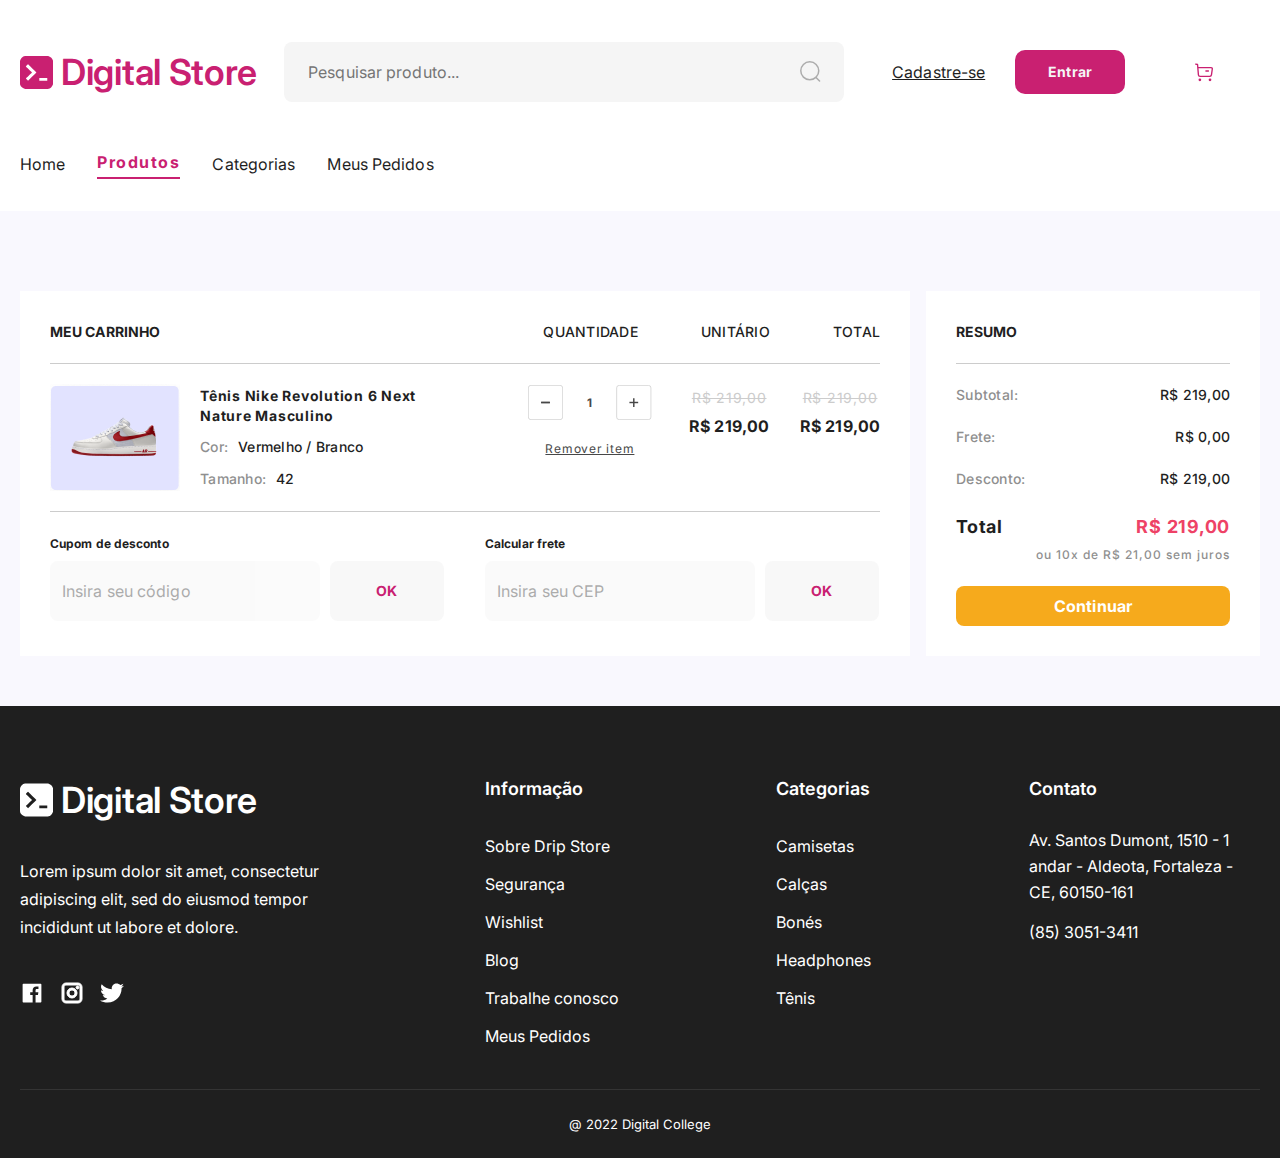
<file: nike-cart.html>
<!DOCTYPE html>
<html lang="en">
  <head>
    <meta charset="UTF-8" />
    <meta name="viewport" content="width=device-width, initial-scale=1.0" />
    <!-- General Metagraph -->
    <meta property="og:type" content="website" />
    <meta property="og:title" content="DigitalStore" />
    <meta property="og:url" content="www.digitalstore.com" />
    <meta property="og:image" content="./icons/logo.svg" />
    <meta property="og:description" content="Best shoes store in our city." />
    <!-- Twitter Metagraph -->
    <meta name="twitter:card" content="summary" />
    <meta name="twitter:title" content="DigitalStore" />
    <meta name="twitter:site" content="www.digitalstore.com" />
    <meta name="twitter:description" content="Best shoes store in our city." />
    <meta name="twitter:image" content="./icons/logo.svg" />
    <!-- Icons in browser  -->
    <link
      rel="apple-touch-icon"
      sizes="180x180"
      href="./logo/apple-touch-icon.png"
    />
    <link
      rel="icon"
      type="image/png"
      sizes="32x32"
      href="./logo/favicon-32x32.png"
    />
    <link
      rel="icon"
      type="image/png"
      sizes="16x16"
      href="./logo/favicon-16x16.png"
    />
    <link rel="manifest" href="./logo/site.webmanifest" />
    <!-- MsApp link ! -->
    <meta name="msapplication-TileColor" content="#da532c" />
    <meta name="theme-color" content="#ffffff" />
    <meta name="msapplication-config" content="./logo/browserconfig.xml" />
    <title>Digital Store</title>
    <!-- Swiper cdn -->
    <link
      rel="stylesheet"
      href="https://cdn.jsdelivr.net/npm/swiper@11/swiper-bundle.min.css"
    />
    <script
      defer
      src="https://cdn.jsdelivr.net/npm/swiper@11/swiper-bundle.min.js"
    ></script>
    <!-- My scripts -->
    <script defer src="./js/burger-mobile.js"></script>
    <script defer src="./js/nav-links-active.js"></script>
    <script defer src="./js/search-mobile.js"></script>
    <!-- My styles -->
    <link rel="stylesheet" href="./css/reset.css" />
    <link rel="stylesheet" href="./css/min_css/style.min.css" />
  </head>
  <body>
    <header class="header">
      <div class="container">
        <div class="header_wrapper">
          <div class="header_logo">
            <a href="./index.html" class="header_logo-link">
              <img
                class="header_logo-img"
                src="./logo/logo.svg"
                alt="Digital Store"
                loading="eager"
              />
              <span class="header_logo-span">Digital Store</span>
            </a>
          </div>
          <div class="header_search">
            <input
              class="header_search-input"
              type="text"
              placeholder="Pesquisar produto..."
            />
            <button class="header_search-btn">
              <svg
                width="24"
                height="24"
                viewBox="0 0 24 24"
                fill="none"
                xmlns="http://www.w3.org/2000/svg"
              >
                <g opacity="0.5">
                  <circle
                    cx="11.7666"
                    cy="11.7666"
                    r="8.98856"
                    stroke="#666666"
                    stroke-width="1.5"
                    stroke-linecap="round"
                    stroke-linejoin="round"
                  />
                  <path
                    d="M18.0183 18.4852L21.5423 22.0001"
                    stroke="#666666"
                    stroke-width="1.5"
                    stroke-linecap="round"
                    stroke-linejoin="round"
                  />
                </g>
              </svg>
            </button>
          </div>
          <div class="header_profile">
            <btn class="header_profile-register">Cadastre-se</btn>
            <btn class="header_profile-login">Entrar</btn>
            <btn class="header_cart">
              <img
                class="header_cart-img"
                src="./icons/cart.svg"
                alt="cart"
                loading="eager"
              />
            </btn>
          </div>
        </div>
        <div class="header_wrapper header_wrapper-tablet">
          <div class="header_logo">
            <a href="./index.html" class="header_logo-link">
              <img
                class="header_logo-img"
                src="./logo/logo.svg"
                alt="Digital Store"
                loading="eager"
              />
              <span class="header_logo-span">Digital Store</span>
            </a>
            <div class="header_profile">
              <btn class="header_profile-register">Cadastre-se</btn>
              <btn class="header_profile-login">Entrar</btn>
              <btn class="header_cart">
                <img
                  class="header_cart-img"
                  src="./icons/cart.svg"
                  alt="cart"
                  loading="eager"
                />
              </btn>
            </div>
          </div>

          <div class="header_search">
            <input
              class="header_search-input"
              type="text"
              placeholder="Pesquisar produto..."
            />
            <button class="header_search-btn">
              <svg
                width="24"
                height="24"
                viewBox="0 0 24 24"
                fill="none"
                xmlns="http://www.w3.org/2000/svg"
              >
                <g opacity="0.5">
                  <circle
                    cx="11.7666"
                    cy="11.7666"
                    r="8.98856"
                    stroke="#666666"
                    stroke-width="1.5"
                    stroke-linecap="round"
                    stroke-linejoin="round"
                  />
                  <path
                    d="M18.0183 18.4852L21.5423 22.0001"
                    stroke="#666666"
                    stroke-width="1.5"
                    stroke-linecap="round"
                    stroke-linejoin="round"
                  />
                </g>
              </svg>
            </button>
          </div>
        </div>
        <nav class="header_nav">
          <ul class="header_nav-list">
            <li>
              <a href="./index.html" class="header_nav-links">Home</a>
            </li>
            <li>
              <a
                href="./products.html"
                class="header_nav-links nike__revolution-header"
                >Produtos</a
              >
            </li>
            <li><a href="#" class="header_nav-links">Categorias</a></li>
            <li><a href="#" class="header_nav-links">Meus Pedidos</a></li>
          </ul>
        </nav>
      </div>
      <div class="header_mobile">
        <div class="header_mobile-content">
          <div class="header_mobile-burger">
            <span id="bar-1"></span>
            <span id="bar-2"></span>
            <span id="bar-3"></span>
          </div>
          <div class="header_mobile-wrapper">
            <div class="header_mobile-wrapper--logo">
              <img
                class="header_mobile-wrapper--img"
                src="./logo/logo.svg"
                alt="Digital Store Logo"
              />
              <span class="header_mobile-wrapper--span">Digital Store</span>
            </div>
          </div>
          <div class="header_mobile-cart">
            <button class="header_mobile-cart--btn">
              <svg
                width="20"
                height="20"
                viewBox="0 0 20 20"
                fill="none"
                xmlns="http://www.w3.org/2000/svg"
              >
                <circle
                  cx="9.80547"
                  cy="9.80553"
                  r="7.49047"
                  stroke="#CCCCCC"
                  stroke-width="1.5"
                  stroke-linecap="round"
                  stroke-linejoin="round"
                />
                <path
                  d="M15.0153 15.4043L17.9519 18.3334"
                  stroke="#CCCCCC"
                  stroke-width="1.5"
                  stroke-linecap="round"
                  stroke-linejoin="round"
                />
              </svg>
            </button>
            <img
              class="header_mobile-cart--img"
              src="./icons/cart.svg"
              alt="Cart"
            />
          </div>
        </div>
        <div class="header_mobile-search">
          <input
            class="header_mobile-search--input"
            type="text"
            placeholder="Pesquisar produto..."
          />
          <button class="header_mobile-search--btn">
            <svg
              width="20"
              height="20"
              viewBox="0 0 20 20"
              fill="none"
              xmlns="http://www.w3.org/2000/svg"
            >
              <circle
                cx="9.80547"
                cy="9.80553"
                r="7.49047"
                stroke="#CCCCCC"
                stroke-width="1.5"
                stroke-linecap="round"
                stroke-linejoin="round"
              />
              <path
                d="M15.0153 15.4043L17.9519 18.3334"
                stroke="#CCCCCC"
                stroke-width="1.5"
                stroke-linecap="round"
                stroke-linejoin="round"
              />
            </svg>
          </button>
        </div>
        <nav class="header_mobile-nav">
          <div class="header_mobile-nav--wrapper">
            <p class="header_mobile-nav--text">Páginas</p>
            <ul class="header_mobile-nav--list">
              <li class="header_mobile-nav--item">
                <a class="header_mobile-nav--links" href="./index.html">Home</a>
              </li>
              <li class="header_mobile-nav--item">
                <a class="header_mobile-nav--links" href="./products.html"
                  >Produtos</a
                >
              </li>
              <li class="header_mobile-nav--item">
                <a class="header_mobile-nav--links" href="#">Categorias</a>
              </li>
              <li class="header_mobile-nav--item">
                <a class="header_mobile-nav--links" href="#">Meus Pedidos</a>
              </li>
              p-[]
            </ul>
          </div>
          <div class="header_mobile-nav--content">
            <button class="header_mobile-nav--login">Entrar</button>
            <button class="header_mobile-nav--register">Cadastre-se</button>
          </div>
        </nav>
      </div>
    </header>
    <main class="main">
      <section class="order">
        <div class="container">
          <div class="order__cover">
            <div class="order__wrapper">
              <div class="order__content">
                <div class="order__content-title">
                  <p class="order__content-text">MEU CARRINHO</p>
                </div>
                <div class="order__content-sort">
                  <p class="order__content-quantity">QUANTIDADE</p>
                  <p class="order__content-price">UNITÁRIO</p>
                  <p class="order__content-total">TOTAL</p>
                </div>
              </div>
              <div class="order__descr">
                <div class="order__box">
                  <img
                    class="order__img"
                    src="./img/order-img.png"
                    alt="Nike Revolution"
                  />
                  <div class="order__title">
                    <ul class="order__title-list">
                      <li class="order__title-item">
                        <p class="order__title-text">
                          Tênis Nike Revolution 6 Next Nature Masculino
                        </p>
                      </li>
                      <li class="order__title-item">
                        <p class="order__title-color">Cor:</p>
                        <p class="order__title-colors">Vermelho / Branco</p>
                      </li>
                      <li class="order__title-item">
                        <p class="order__title-size">Tamanho:</p>
                        <p class="order__title-size--number">42</p>
                      </li>
                    </ul>
                  </div>
                </div>
                <div class="order__amount">
                  <div class="order__items">
                    <div class="order__items-wrapper">
                      <button class="order__items-less">
                        <svg
                          xmlns="http://www.w3.org/2000/svg"
                          width="35"
                          height="35"
                          viewBox="0 0 35 35"
                          fill="none"
                        >
                          <rect
                            x="0.364583"
                            y="0.364583"
                            width="34.2708"
                            height="34.2708"
                            rx="2.55208"
                            fill="white"
                            stroke="#CCCCCC"
                            stroke-width="0.729167"
                          />
                          <path
                            d="M13.125 17.5H21.875"
                            stroke="#474747"
                            stroke-width="1.45833"
                          />
                          <path
                            d="M21.875 17.5L13.125 17.5"
                            stroke="#474747"
                            stroke-width="1.45833"
                          />
                        </svg>
                      </button>
                      <p class="order__items-default">1</p>
                      <button class="order__items-more">
                        <svg
                          xmlns="http://www.w3.org/2000/svg"
                          width="36"
                          height="35"
                          viewBox="0 0 36 35"
                          fill="none"
                        >
                          <rect
                            x="0.657552"
                            y="0.364583"
                            width="34.2708"
                            height="34.2708"
                            rx="2.55208"
                            fill="white"
                            stroke="#CCCCCC"
                            stroke-width="0.729167"
                          />
                          <path
                            d="M13.418 17.5H22.168"
                            stroke="#474747"
                            stroke-width="1.45833"
                          />
                          <path
                            d="M17.793 13.125L17.793 21.875"
                            stroke="#474747"
                            stroke-width="1.45833"
                          />
                        </svg>
                      </button>
                    </div>
                    <button class="order__items-remove">Remover item</button>
                  </div>
                  <div class="order__single">
                    <div class="order__single-old">R$ 219,00</div>
                    <div class="order__single-actual">R$ 219,00</div>
                  </div>
                  <div class="order__total">
                    <div class="order__total-old">R$ 219,00</div>
                    <div class="order__total-actual">R$ 219,00</div>
                  </div>
                </div>
              </div>
              <div class="order__special">
                <div class="order__coupon">
                  <p class="order__coupon-text">Cupom de desconto</p>
                  <div class="order__coupon-wrapper">
                    <input
                      class="order__coupon-input"
                      type="text"
                      placeholder="Insira seu código"
                    />
                    <button class="order__coupon-btn">ok</button>
                  </div>
                </div>
                <div class="order__taxes">
                  <p class="order__taxes-text">Calcular frete</p>
                  <div class="order__taxes-wrapper">
                    <input
                      class="order__taxes-input"
                      type="text"
                      placeholder="Insira seu CEP"
                    />
                    <button class="order__taxes-btn">ok</button>
                  </div>
                </div>
              </div>
            </div>
            <div class="order__summary">
              <p class="order__summary-title">RESUMO</p>
              <ul class="order__summary-list">
                <li class="order__summary-item">
                  <p class="order__summary-subtotal">Subtotal:</p>
                  <p class="order__summary-subtotal--amount">R$ 219,00</p>
                </li>

                <li class="order__summary-item">
                  <p class="order__summary-shipping">Frete:</p>
                  <p class="order__summary-shipping--amount">R$ 0,00</p>
                </li>
                <li class="order__summary-item">
                  <p class="order__summary-discount">Desconto:</p>
                  <p class="order__summary-discount--amount">R$ 219,00</p>
                </li>
                <li class="order__summary-item">
                  <p class="order__summary-total">Total</p>
                  <p class="order__summary-total--amount">R$ 219,00</p>
                </li>
              </ul>
              <p class="order__currency-info">ou 10x de R$ 21,00 sem juros</p>
              <button class="order__continue">Continuar</button>
            </div>
          </div>
        </div>
      </section>
    </main>
    <footer class="footer">
      <div class="container">
        <div class="footer_wrapper">
          <div class="footer_social">
            <div class="footer_social-logo">
              <img
                class="footer_social-logo--img"
                src="./logo/logo-white.svg"
                alt="DigitalStore"
              />
              <span class="footer_social-logo--span">Digital Store</span>
            </div>
            <p class="footer_social-text">
              Lorem ipsum dolor sit amet, consectetur adipiscing elit, sed do
              eiusmod tempor incididunt ut labore et dolore.
            </p>
            <div class="footer_social-wrapper">
              <a class="footer_social-wrapper--links" href="#" target="_blank">
                <span class="footer_social-wrapper--svg"
                  ><svg
                    fill="#ffffff"
                    width="24px"
                    height="24px"
                    viewBox="0 0 1024 1024"
                    xmlns="http://www.w3.org/2000/svg"
                    class="icon"
                    stroke="#ffffff"
                  >
                    <path
                      d="M880 112H144c-17.7 0-32 14.3-32 32v736c0 17.7 14.3 32 32 32h736c17.7 0 32-14.3 32-32V144c0-17.7-14.3-32-32-32zm-92.4 233.5h-63.9c-50.1 0-59.8 23.8-59.8 58.8v77.1h119.6l-15.6 120.7h-104V912H539.2V602.2H434.9V481.4h104.3v-89c0-103.3 63.1-159.6 155.3-159.6 44.2 0 82.1 3.3 93.2 4.8v107.9z"
                    ></path>
                  </svg>
                </span>
              </a>
              <a class="footer_social-wrapper--links" href="#" target="_blank">
                <span class="footer_social-wrapper--svg"
                  ><svg
                    viewBox="0 0 24 24"
                    width="24px"
                    height="24px"
                    fill="none"
                    xmlns="http://www.w3.org/2000/svg"
                    stroke="#ffffff"
                  >
                    <path
                      fill-rule="evenodd"
                      clip-rule="evenodd"
                      d="M2 6C2 3.79086 3.79086 2 6 2H18C20.2091 2 22 3.79086 22 6V18C22 20.2091 20.2091 22 18 22H6C3.79086 22 2 20.2091 2 18V6ZM6 4C4.89543 4 4 4.89543 4 6V18C4 19.1046 4.89543 20 6 20H18C19.1046 20 20 19.1046 20 18V6C20 4.89543 19.1046 4 18 4H6ZM12 9C10.3431 9 9 10.3431 9 12C9 13.6569 10.3431 15 12 15C13.6569 15 15 13.6569 15 12C15 10.3431 13.6569 9 12 9ZM7 12C7 9.23858 9.23858 7 12 7C14.7614 7 17 9.23858 17 12C17 14.7614 14.7614 17 12 17C9.23858 17 7 14.7614 7 12ZM17.5 8C18.3284 8 19 7.32843 19 6.5C19 5.67157 18.3284 5 17.5 5C16.6716 5 16 5.67157 16 6.5C16 7.32843 16.6716 8 17.5 8Z"
                      fill="#ffffff"
                    ></path>
                  </svg>
                </span>
              </a>
              <a class="footer_social-wrapper--links" href="#" target="_blank">
                <span class="footer_social-wrapper--svg"
                  ><svg
                    viewBox="0 -2 20 20"
                    version="1.1"
                    width="24px"
                    height="24px"
                    xmlns="http://www.w3.org/2000/svg"
                    xmlns:xlink="http://www.w3.org/1999/xlink"
                    fill="#000000"
                    stroke="#000000"
                  >
                    <g
                      id="Page-1"
                      stroke="none"
                      stroke-width="1"
                      fill="none"
                      fill-rule="evenodd"
                    >
                      <g
                        id="Dribbble-Light-Preview"
                        transform="translate(-60.000000, -7521.000000)"
                        fill="#ffffff"
                      >
                        <g
                          id="icons"
                          transform="translate(56.000000, 160.000000)"
                        >
                          <path
                            d="M10.29,7377 C17.837,7377 21.965,7370.84365 21.965,7365.50546 C21.965,7365.33021 21.965,7365.15595 21.953,7364.98267 C22.756,7364.41163 23.449,7363.70276 24,7362.8915 C23.252,7363.21837 22.457,7363.433 21.644,7363.52751 C22.5,7363.02244 23.141,7362.2289 23.448,7361.2926 C22.642,7361.76321 21.761,7362.095 20.842,7362.27321 C19.288,7360.64674 16.689,7360.56798 15.036,7362.09796 C13.971,7363.08447 13.518,7364.55538 13.849,7365.95835 C10.55,7365.79492 7.476,7364.261 5.392,7361.73762 C4.303,7363.58363 4.86,7365.94457 6.663,7367.12996 C6.01,7367.11125 5.371,7366.93797 4.8,7366.62489 L4.8,7366.67608 C4.801,7368.5989 6.178,7370.2549 8.092,7370.63591 C7.488,7370.79836 6.854,7370.82199 6.24,7370.70483 C6.777,7372.35099 8.318,7373.47829 10.073,7373.51078 C8.62,7374.63513 6.825,7375.24554 4.977,7375.24358 C4.651,7375.24259 4.325,7375.22388 4,7375.18549 C5.877,7376.37088 8.06,7377 10.29,7376.99705"
                            id="twitter-[#ffffff]"
                          ></path>
                        </g>
                      </g>
                    </g>
                  </svg>
                </span>
              </a>
            </div>
          </div>
          <div class="footer_info">
            <p class="footer_info-name">Informação</p>
            <ul class="footer_info-list">
              <li>
                <a class="footer_info-list--links" href="#" target="_blank"
                  >Sobre Drip Store</a
                >
              </li>
              <li>
                <a class="footer_info-list--links" href="#" target="_blank"
                  >Segurança</a
                >
              </li>
              <li>
                <a class="footer_info-list--links" href="#" target="_blank"
                  >Wishlist</a
                >
              </li>
              <li>
                <a class="footer_info-list--links" href="#" target="_blank"
                  >Blog</a
                >
              </li>
              <li>
                <a class="footer_info-list--links" href="#" target="_blank"
                  >Trabalhe conosco</a
                >
              </li>
              <li>
                <a class="footer_info-list--links" href="#" target="_blank"
                  >Meus Pedidos</a
                >
              </li>
            </ul>
          </div>
          <div class="footer_category">
            <p class="footer_category-name">Categorias</p>
            <ul class="footer_category-list">
              <li>
                <a class="footer_category-list--links" href="#" target="_blank"
                  >Camisetas</a
                >
              </li>
              <li>
                <a class="footer_category-list--links" href="#" target="_blank"
                  >Calças</a
                >
              </li>
              <li>
                <a class="footer_category-list--links" href="#" target="_blank"
                  >Bonés</a
                >
              </li>
              <li>
                <a class="footer_category-list--links" href="#" target="_blank"
                  >Headphones</a
                >
              </li>
              <li>
                <a class="footer_category-list--links" href="#" target="_blank"
                  >Tênis</a
                >
              </li>
            </ul>
          </div>
          <div class="footer_contacts">
            <p class="footer_contacts-name">Contato</p>
            <p class="footer_contacts-address">
              Av. Santos Dumont, 1510 - 1 andar - Aldeota, Fortaleza - CE,
              60150-161
            </p>
            <p class="footer_contacts-phone">(85) 3051-3411</p>
          </div>
        </div>
        <p class="footer_copyrights">@ 2022 Digital College</p>
      </div>
    </footer>
    <div class="header__mobile-nav--overlay"></div>
  </body>
</html>
</file>
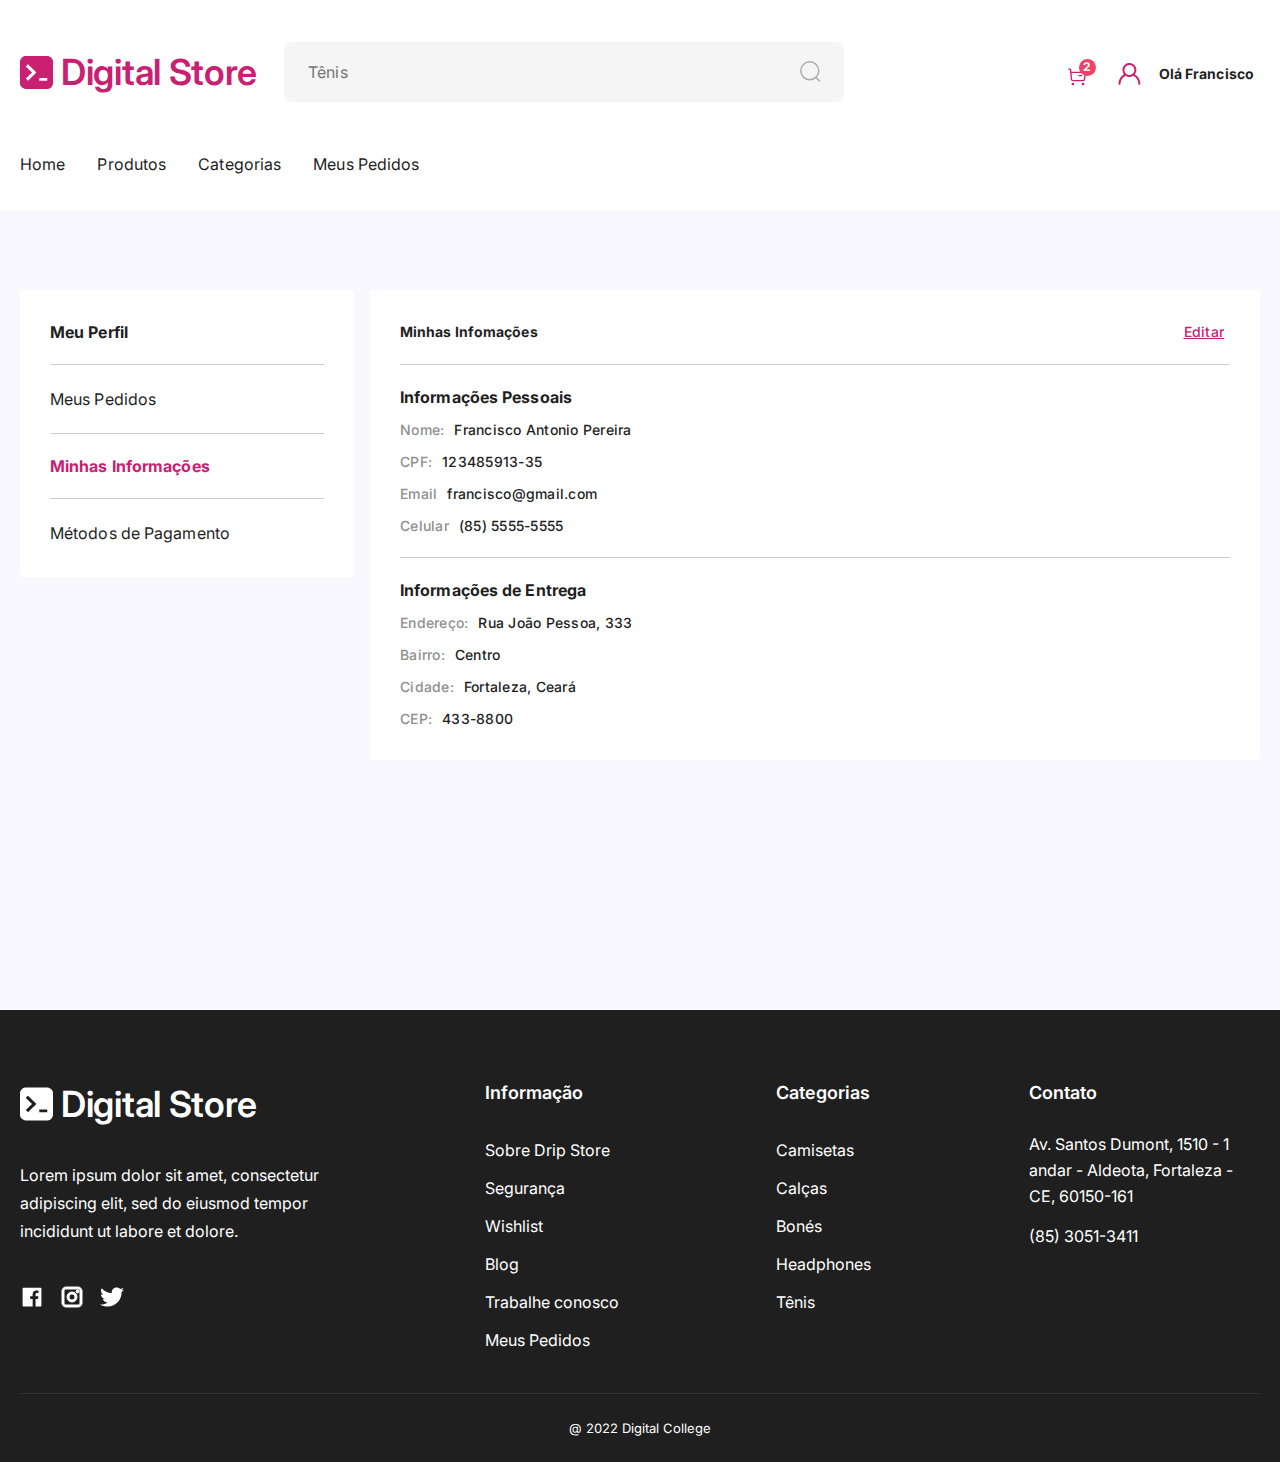
<file: orders-inner.html>
<!DOCTYPE html>
<html lang="en">
  <head>
    <meta charset="UTF-8" />
    <meta name="viewport" content="width=device-width, initial-scale=1.0" />
    <!-- General Metagraph -->
    <meta property="og:type" content="website" />
    <meta property="og:title" content="DigitalStore" />
    <meta property="og:url" content="www.digitalstore.com" />
    <meta property="og:image" content="./icons/logo.svg" />
    <meta property="og:description" content="Best shoes store in our city." />
    <!-- Twitter Metagraph -->
    <meta name="twitter:card" content="summary" />
    <meta name="twitter:title" content="DigitalStore" />
    <meta name="twitter:site" content="www.digitalstore.com" />
    <meta name="twitter:description" content="Best shoes store in our city." />
    <meta name="twitter:image" content="./icons/logo.svg" />
    <!-- Icons in browser  -->
    <link
      rel="apple-touch-icon"
      sizes="180x180"
      href="./logo/apple-touch-icon.png"
    />
    <link
      rel="icon"
      type="image/png"
      sizes="32x32"
      href="./logo/favicon-32x32.png"
    />
    <link
      rel="icon"
      type="image/png"
      sizes="16x16"
      href="./logo/favicon-16x16.png"
    />
    <link rel="manifest" href="./logo/site.webmanifest" />
    <!-- MsApp link ! -->
    <meta name="msapplication-TileColor" content="#da532c" />
    <meta name="theme-color" content="#ffffff" />
    <meta name="msapplication-config" content="./logo/browserconfig.xml" />
    <title>Digital Store</title>
    <!-- Swiper cdn -->
    <link
      rel="stylesheet"
      href="https://cdn.jsdelivr.net/npm/swiper@11/swiper-bundle.min.css"
    />
    <script
      defer
      src="https://cdn.jsdelivr.net/npm/swiper@11/swiper-bundle.min.js"
    ></script>
    <!-- Bootstrap cdn -->
    <link
      href="https://cdn.jsdelivr.net/npm/bootstrap@5.3.3/dist/css/bootstrap.min.css"
      rel="stylesheet"
      integrity="sha384-QWTKZyjpPEjISv5WaRU9OFeRpok6YctnYmDr5pNlyT2bRjXh0JMhjY6hW+ALEwIH"
      crossorigin="anonymous"
    />
    <script
      defer
      src="https://cdn.jsdelivr.net/npm/bootstrap@5.3.3/dist/js/bootstrap.bundle.min.js"
      integrity="sha384-YvpcrYf0tY3lHB60NNkmXc5s9fDVZLESaAA55NDzOxhy9GkcIdslK1eN7N6jIeHz"
      crossorigin="anonymous"
    ></script>
    <!-- My scripts -->
    <script defer src="./js/swiper-presentation.js"></script>
    <script defer src="./js/nav-links-active.js"></script>
    <script defer src="./js/burger-mobile.js"></script>
    <script defer src="./js/search-mobile.js"></script>
    <script defer src="./js/cart.js"></script>
    <!-- My styles -->

    <link rel="stylesheet" href="./css/reset.css" />
    <link rel="stylesheet" href="./css/min_css/style.min.css" />
  </head>
  <body>
    <header class="header">
      <div class="container">
        <div class="header_wrapper">
          <div class="header_logo">
            <a href="./index.html" class="header_logo-link">
              <img
                class="header_logo-img"
                src="./logo/logo.svg"
                alt="Digital Store"
                loading="eager"
              />
              <span class="header_logo-span">Digital Store</span>
            </a>
          </div>
          <div class="header_search">
            <input
              class="header_search-input"
              type="text"
              placeholder="Tênis"
            />
            <button class="header_search-btn">
              <svg
                width="24"
                height="24"
                viewBox="0 0 24 24"
                fill="none"
                xmlns="http://www.w3.org/2000/svg"
              >
                <g opacity="0.5">
                  <circle
                    cx="11.7666"
                    cy="11.7666"
                    r="8.98856"
                    stroke="#666666"
                    stroke-width="1.5"
                    stroke-linecap="round"
                    stroke-linejoin="round"
                  />
                  <path
                    d="M18.0183 18.4852L21.5423 22.0001"
                    stroke="#666666"
                    stroke-width="1.5"
                    stroke-linecap="round"
                    stroke-linejoin="round"
                  />
                </g>
              </svg>
            </button>
          </div>
          <div class="header_profile track__box">
            <btn class="header_cart">
              <p class="header_cart-amount">2</p>
              <img
                class="header_cart-img"
                src="./icons/cart.svg"
                alt="cart"
                loading="eager"
              />
            </btn>
            <div class="track__profile">
              <span class="track__profile-svg"
                ><svg
                  xmlns="http://www.w3.org/2000/svg"
                  width="27"
                  height="27"
                  viewBox="0 0 27 27"
                  fill="none"
                >
                  <path
                    d="M12.746 4.03142C11.1754 4.19454 9.74931 4.86099 8.59818 5.97018C6.6501 7.85302 5.97433 10.612 6.82719 13.1753C7.04158 13.8184 7.47966 14.6527 7.85716 15.128C7.93173 15.2212 7.99231 15.3191 7.99231 15.3471C7.99231 15.3704 7.84784 15.4776 7.6754 15.5801C7.23266 15.8457 6.62679 16.2978 6.09084 16.7685C3.91906 18.67 2.5349 21.6667 2.52091 24.4956C2.51625 25.2086 2.51625 25.2226 2.64209 25.4137C3.06619 26.0522 4.01227 26.0009 4.3618 25.3158C4.43171 25.1807 4.46433 24.9803 4.49696 24.4303C4.58084 23.0788 4.86047 21.9929 5.41507 20.879C6.23997 19.2386 7.6987 17.7705 9.32521 16.9503L9.6095 16.8058L10.2806 17.146C12.4804 18.2505 14.8665 18.1713 17.0103 16.913L17.2107 16.7965L17.5789 16.9782C19.1402 17.7705 20.501 19.122 21.3399 20.7253C21.9644 21.9137 22.258 22.9996 22.3466 24.4303C22.3792 24.9803 22.4118 25.1807 22.4817 25.3158C22.8266 25.9916 23.7494 26.0522 24.1875 25.4323C24.318 25.2459 24.3273 25.1946 24.3413 24.7752C24.3739 23.8664 24.1455 22.4776 23.7867 21.3917C23.5676 20.7299 22.9804 19.5135 22.5936 18.9216C22.1741 18.2832 21.6242 17.626 21.0137 17.0342C20.4078 16.4469 19.9791 16.1114 19.2753 15.664L18.8139 15.3704L19.0936 14.9789C19.6575 14.1913 20.1002 13.1287 20.282 12.1174C20.3892 11.5395 20.3845 10.3557 20.2773 9.76381C20.1748 9.20455 19.8952 8.35169 19.6528 7.867C18.9677 6.5108 17.728 5.29441 16.3765 4.66525C15.258 4.14328 13.9251 3.91025 12.746 4.03142ZM14.2187 6.05873C15.2766 6.24049 16.1714 6.70188 16.9218 7.45222C17.5649 8.0907 17.9937 8.85036 18.2593 9.81042C18.3386 10.0994 18.3526 10.2951 18.3572 10.9522C18.3572 11.656 18.3432 11.7911 18.236 12.1919C17.9937 13.0821 17.537 13.8697 16.8845 14.4989C15.9011 15.4496 14.7686 15.9156 13.4218 15.9156C12.0423 15.9156 10.8352 15.403 9.87048 14.4103C9.24132 13.7578 8.84518 13.0681 8.6075 12.1966C8.50031 11.7911 8.48632 11.6653 8.48632 10.9522C8.49098 10.2485 8.50031 10.1087 8.61216 9.70789C9.27394 7.22851 11.73 5.62997 14.2187 6.05873Z"
                    fill="#C92071"
                  />
                </svg>
              </span>
              <button class="track__profile-name">Olá Francisco</button>
            </div>
            <div class="header__cart-desktop">
              <p class="header__cart-title">Meu Carrinho</p>
              <div class="header__cart-wrapper">
                <div class="header__cart-box">
                  <img
                    class="header__cart-img"
                    src="./img/order-img-mobile.png"
                    alt="Nike Revolution"
                    loading="lazy"
                  />
                  <div class="header__cart-content">
                    <p class="header__cart-content-title">
                      Tênis Nike Revolution 6 Next Nature Masculino
                    </p>
                    <div class="header__cart-block">
                      <p class="header__cart-block--actual">R$ 219,00</p>
                      <p class="header__cart-block--old">R$ 219,00</p>
                    </div>
                  </div>
                </div>
                <div class="header__cart-box">
                  <img
                    class="header__cart-img"
                    src="./img/order-img-mobile.png"
                    alt="Nike Revolution"
                    loading="lazy"
                  />
                  <div class="header__cart-content">
                    <p class="header__cart-content-title">
                      Tênis Nike Revolution 6 Next Nature Masculino
                    </p>
                    <div class="header__cart-block">
                      <p class="header__cart-block--actual">R$ 219,00</p>
                      <p class="header__cart-block--old">R$ 219,00</p>
                    </div>
                  </div>
                </div>
              </div>
              <ul class="header__cart-total">
                <li class="header__cart-total--item">
                  <p class="header__cart-total-text">Valor total:</p>
                  <p class="header__cart-total-amount">R$ 219,00</p>
                </li>
                <li class="header__cart-total--item">
                  <button class="header__cart-total--remove">Esvaziar</button>
                  <button
                    class="header__cart-total--check"
                    onclick="window.open('nike-cart.html', '_blank')"
                  >
                    Ver Carrinho
                  </button>
                </li>
              </ul>
            </div>
          </div>
        </div>
        <div class="header_wrapper header_wrapper-tablet">
          <div class="header_logo">
            <a href="./index.html" class="header_logo-link">
              <img
                class="header_logo-img"
                src="./logo/logo.svg"
                alt="Digital Store"
                loading="eager"
              />
              <span class="header_logo-span">Digital Store</span>
            </a>
            <div class="header_profile">
              <btn
                class="header_profile-register"
                onclick="window.location.href='register.html'"
                >Cadastre-se</btn
              >
              <btn
                class="header_profile-login"
                onclick="window.location.href='login.html'"
                >Entrar</btn
              >
              <btn class="header_cart-tablet">
                <p class="header_cart-amount">2</p>
                <img
                  class="header_cart-img"
                  src="./icons/cart.svg"
                  alt="cart"
                  loading="eager"
                />
              </btn>
              <div class="header__cart-tablet">
                <p class="header__cart-title">Meu Carrinho</p>
                <div class="header__cart-wrapper">
                  <div class="header__cart-box">
                    <img
                      class="header__cart-img"
                      src="./img/order-img-mobile.png"
                      alt="Nike Revolution"
                      loading="lazy"
                    />
                    <div class="header__cart-content">
                      <p class="header__cart-content-title">
                        Tênis Nike Revolution 6 Next Nature Masculino
                      </p>
                      <div class="header__cart-block">
                        <p class="header__cart-block--actual">R$ 219,00</p>
                        <p class="header__cart-block--old">R$ 219,00</p>
                      </div>
                    </div>
                  </div>
                  <div class="header__cart-box">
                    <img
                      class="header__cart-img"
                      src="./img/order-img-mobile.png"
                      alt="Nike Revolution"
                      loading="lazy"
                    />
                    <div class="header__cart-content">
                      <p class="header__cart-content-title">
                        Tênis Nike Revolution 6 Next Nature Masculino
                      </p>
                      <div class="header__cart-block">
                        <p class="header__cart-block--actual">R$ 219,00</p>
                        <p class="header__cart-block--old">R$ 219,00</p>
                      </div>
                    </div>
                  </div>
                </div>
                <ul class="header__cart-total">
                  <li class="header__cart-total--item">
                    <p class="header__cart-total-text">Valor total:</p>
                    <p class="header__cart-total-amount">R$ 219,00</p>
                  </li>
                  <li class="header__cart-total--item">
                    <button class="header__cart-total--remove">Esvaziar</button>
                    <button
                      class="header__cart-total--check"
                      onclick="window.open('nike-cart.html', '_blank')"
                    >
                      Ver Carrinho
                    </button>
                  </li>
                </ul>
              </div>
            </div>
          </div>

          <div class="header_search">
            <input
              class="header_search-input"
              type="text"
              placeholder="Pesquisar produto..."
            />
            <button class="header_search-btn">
              <svg
                width="24"
                height="24"
                viewBox="0 0 24 24"
                fill="none"
                xmlns="http://www.w3.org/2000/svg"
              >
                <g opacity="0.5">
                  <circle
                    cx="11.7666"
                    cy="11.7666"
                    r="8.98856"
                    stroke="#666666"
                    stroke-width="1.5"
                    stroke-linecap="round"
                    stroke-linejoin="round"
                  />
                  <path
                    d="M18.0183 18.4852L21.5423 22.0001"
                    stroke="#666666"
                    stroke-width="1.5"
                    stroke-linecap="round"
                    stroke-linejoin="round"
                  />
                </g>
              </svg>
            </button>
          </div>
        </div>
        <nav class="header_nav">
          <ul class="header_nav-list">
            <li>
              <a href="./index.html" class="header_nav-links">Home</a>
            </li>
            <li>
              <a href="./products.html" class="header_nav-links">Produtos</a>
            </li>
            <li>
              <a href="./category.html" class="header_nav-links">Categorias</a>
            </li>
            <li>
              <a href="./orders.html" class="header_nav-links">Meus Pedidos</a>
            </li>
          </ul>
        </nav>
        <div class="header_mobile">
          <div class="header_mobile-content">
            <div class="header_mobile-burger">
              <span id="bar-1"></span>
              <span id="bar-2"></span>
              <span id="bar-3"></span>
            </div>
            <div class="header_mobile-wrapper">
              <a class="header_mobile-wrapper--logo" href="./index.html">
                <img
                  class="header_mobile-wrapper--img"
                  src="./logo/logo.svg"
                  alt="Digital Store Logo"
                />
                <span class="header_mobile-wrapper--span">Digital Store</span>
              </a>
            </div>
            <div class="header_mobile-cart">
              <button class="header_mobile-cart--btn">
                <svg
                  width="20"
                  height="20"
                  viewBox="0 0 20 20"
                  fill="none"
                  xmlns="http://www.w3.org/2000/svg"
                >
                  <circle
                    cx="9.80547"
                    cy="9.80553"
                    r="7.49047"
                    stroke="#CCCCCC"
                    stroke-width="1.5"
                    stroke-linecap="round"
                    stroke-linejoin="round"
                  />
                  <path
                    d="M15.0153 15.4043L17.9519 18.3334"
                    stroke="#CCCCCC"
                    stroke-width="1.5"
                    stroke-linecap="round"
                    stroke-linejoin="round"
                  />
                </svg>
              </button>
              <btn class="header_cart-mobile">
                <p class="header_cart-amount">2</p>
                <img
                  class="header_cart-img"
                  src="./icons/cart.svg"
                  alt="cart"
                  loading="eager"
                />
              </btn>
            </div>
            <div class="header__cart-mobile">
              <p class="header__cart-title">Meu Carrinho</p>
              <div class="header__cart-wrapper">
                <div class="header__cart-box">
                  <img
                    class="header__cart-img"
                    src="./img/order-img-mobile.png"
                    alt="Nike Revolution"
                    loading="lazy"
                  />
                  <div class="header__cart-content">
                    <p class="header__cart-content-title">
                      Tênis Nike Revolution 6 Next Nature Masculino
                    </p>
                    <div class="header__cart-block">
                      <p class="header__cart-block--actual">R$ 219,00</p>
                      <p class="header__cart-block--old">R$ 219,00</p>
                    </div>
                  </div>
                </div>
                <div class="header__cart-box">
                  <img
                    class="header__cart-img"
                    src="./img/order-img-mobile.png"
                    alt="Nike Revolution"
                    loading="lazy"
                  />
                  <div class="header__cart-content">
                    <p class="header__cart-content-title">
                      Tênis Nike Revolution 6 Next Nature Masculino
                    </p>
                    <div class="header__cart-block">
                      <p class="header__cart-block--actual">R$ 219,00</p>
                      <p class="header__cart-block--old">R$ 219,00</p>
                    </div>
                  </div>
                </div>
              </div>
              <ul class="header__cart-total">
                <li class="header__cart-total--item">
                  <p class="header__cart-total-text">Valor total:</p>
                  <p class="header__cart-total-amount">R$ 219,00</p>
                </li>
                <li class="header__cart-total--item">
                  <button class="header__cart-total--remove">Esvaziar</button>
                  <button
                    class="header__cart-total--check"
                    onclick="window.open('nike-cart.html', '_blank')"
                  >
                    Ver Carrinho
                  </button>
                </li>
              </ul>
            </div>
          </div>
          <div class="header_mobile-search">
            <input
              class="header_mobile-search--input"
              type="text"
              placeholder="Pesquisar produto..."
            />
            <button class="header_mobile-search--btn">
              <svg
                width="20"
                height="20"
                viewBox="0 0 20 20"
                fill="none"
                xmlns="http://www.w3.org/2000/svg"
              >
                <circle
                  cx="9.80547"
                  cy="9.80553"
                  r="7.49047"
                  stroke="#CCCCCC"
                  stroke-width="1.5"
                  stroke-linecap="round"
                  stroke-linejoin="round"
                />
                <path
                  d="M15.0153 15.4043L17.9519 18.3334"
                  stroke="#CCCCCC"
                  stroke-width="1.5"
                  stroke-linecap="round"
                  stroke-linejoin="round"
                />
              </svg>
            </button>
          </div>
          <nav class="header_mobile-nav">
            <div class="header_mobile-nav--wrapper">
              <p class="header_mobile-nav--text">Páginas</p>
              <ul class="header_mobile-nav--list">
                <li class="header_mobile-nav--item">
                  <a class="header_mobile-nav--links" href="./index.html"
                    >Home</a
                  >
                </li>
                <li class="header_mobile-nav--item">
                  <a class="header_mobile-nav--links" href="./products.html"
                    >Produtos</a
                  >
                </li>
                <li class="header_mobile-nav--item">
                  <a class="header_mobile-nav--links" href="./category.html"
                    >Categorias</a
                  >
                </li>
                <li class="header_mobile-nav--item">
                  <a class="header_mobile-nav--links" href="./orders.html"
                    >Meus Pedidos</a
                  >
                </li>
              </ul>
            </div>
            <div class="header_mobile-nav--content">
              <button class="header_mobile-nav--login">Entrar</button>
              <button class="header_mobile-nav--register">Cadastre-se</button>
            </div>
          </nav>
        </div>
      </div>
    </header>
    <main class="main">
      <section class="info">
        <div class="container">
          <div class="track__wrapper">
            <div class="track__info">
              <ul class="track__info-list">
                <li class="track__info-item">
                  <a href="#" class="track__info-link track__info-link--actual"
                    >Meu Perfil</a
                  >
                </li>
                <li class="track__info-item">
                  <a href="#" class="track__info-link">Meus Pedidos</a>
                </li>
                <li class="track__info-item">
                  <a
                    href="./orders-inner.html"
                    class="track__info-link track__info-link--inner"
                    >Minhas Informações</a
                  >
                </li>
                <li class="track__info-item track__info-item--last">
                  <a href="#" class="track__info-link">Métodos de Pagamento</a>
                </li>
              </ul>
            </div>
            <div class="info__descr">
              <div class="info__wrapper">
                <p class="info__title">Minhas Infomações</p>
                <button class="info__edit">Editar</button>
              </div>
              <ul class="info__list info__list-border">
                <li class="info__list-item">
                  <p class="info__list-title">Informações Pessoais</p>
                </li>
                <li class="info__list-item">
                  <p class="info__list-title-gray">Nome:</p>
                  <p class="info__list-text">Francisco Antonio Pereira</p>
                </li>
                <li class="info__list-item">
                  <p class="info__list-title-gray">CPF:</p>
                  <p class="info__list-text">123485913-35</p>
                </li>
                <li class="info__list-item">
                  <p class="info__list-title-gray">Email</p>
                  <p class="info__list-text">francisco@gmail.com</p>
                </li>
                <li class="info__list-item">
                  <p class="info__list-title-gray">Celular</p>
                  <p class="info__list-text">(85) 5555-5555</p>
                </li>
              </ul>
              <ul class="info__list">
                <li class="info__list-item">
                  <p class="info__list-title">Informações de Entrega</p>
                </li>
                <li class="info__list-item">
                  <p class="info__list-title-gray">Endereço:</p>
                  <p class="info__list-text">Rua João Pessoa, 333</p>
                </li>
                <li class="info__list-item">
                  <p class="info__list-title-gray">Bairro:</p>
                  <p class="info__list-text">Centro</p>
                </li>
                <li class="info__list-item">
                  <p class="info__list-title-gray">Cidade:</p>
                  <p class="info__list-text">Fortaleza, Ceará</p>
                </li>
                <li class="info__list-item">
                  <p class="info__list-title-gray">CEP:</p>
                  <p class="info__list-text">433-8800</p>
                </li>
              </ul>
            </div>
          </div>
        </div>
      </section>
    </main>
    <footer class="footer">
      <div class="container">
        <div class="footer_wrapper">
          <div class="footer_social">
            <div class="footer_social-logo">
              <img
                class="footer_social-logo--img"
                src="./logo/logo-white.svg"
                alt="DigitalStore"
              />
              <span class="footer_social-logo--span">Digital Store</span>
            </div>
            <p class="footer_social-text">
              Lorem ipsum dolor sit amet, consectetur adipiscing elit, sed do
              eiusmod tempor incididunt ut labore et dolore.
            </p>
            <div class="footer_social-wrapper">
              <a class="footer_social-wrapper--links" href="#" target="_blank">
                <span class="footer_social-wrapper--svg"
                  ><svg
                    fill="#ffffff"
                    width="24px"
                    height="24px"
                    viewBox="0 0 1024 1024"
                    xmlns="http://www.w3.org/2000/svg"
                    class="icon"
                    stroke="#ffffff"
                  >
                    <path
                      d="M880 112H144c-17.7 0-32 14.3-32 32v736c0 17.7 14.3 32 32 32h736c17.7 0 32-14.3 32-32V144c0-17.7-14.3-32-32-32zm-92.4 233.5h-63.9c-50.1 0-59.8 23.8-59.8 58.8v77.1h119.6l-15.6 120.7h-104V912H539.2V602.2H434.9V481.4h104.3v-89c0-103.3 63.1-159.6 155.3-159.6 44.2 0 82.1 3.3 93.2 4.8v107.9z"
                    ></path>
                  </svg>
                </span>
              </a>
              <a class="footer_social-wrapper--links" href="#" target="_blank">
                <span class="footer_social-wrapper--svg"
                  ><svg
                    viewBox="0 0 24 24"
                    width="24px"
                    height="24px"
                    fill="none"
                    xmlns="http://www.w3.org/2000/svg"
                    stroke="#ffffff"
                  >
                    <path
                      fill-rule="evenodd"
                      clip-rule="evenodd"
                      d="M2 6C2 3.79086 3.79086 2 6 2H18C20.2091 2 22 3.79086 22 6V18C22 20.2091 20.2091 22 18 22H6C3.79086 22 2 20.2091 2 18V6ZM6 4C4.89543 4 4 4.89543 4 6V18C4 19.1046 4.89543 20 6 20H18C19.1046 20 20 19.1046 20 18V6C20 4.89543 19.1046 4 18 4H6ZM12 9C10.3431 9 9 10.3431 9 12C9 13.6569 10.3431 15 12 15C13.6569 15 15 13.6569 15 12C15 10.3431 13.6569 9 12 9ZM7 12C7 9.23858 9.23858 7 12 7C14.7614 7 17 9.23858 17 12C17 14.7614 14.7614 17 12 17C9.23858 17 7 14.7614 7 12ZM17.5 8C18.3284 8 19 7.32843 19 6.5C19 5.67157 18.3284 5 17.5 5C16.6716 5 16 5.67157 16 6.5C16 7.32843 16.6716 8 17.5 8Z"
                      fill="#ffffff"
                    ></path>
                  </svg>
                </span>
              </a>
              <a class="footer_social-wrapper--links" href="#" target="_blank">
                <span class="footer_social-wrapper--svg"
                  ><svg
                    viewBox="0 -2 20 20"
                    version="1.1"
                    width="24px"
                    height="24px"
                    xmlns="http://www.w3.org/2000/svg"
                    xmlns:xlink="http://www.w3.org/1999/xlink"
                    fill="#000000"
                    stroke="#000000"
                  >
                    <g
                      id="Page-1"
                      stroke="none"
                      stroke-width="1"
                      fill="none"
                      fill-rule="evenodd"
                    >
                      <g
                        id="Dribbble-Light-Preview"
                        transform="translate(-60.000000, -7521.000000)"
                        fill="#ffffff"
                      >
                        <g
                          id="icons"
                          transform="translate(56.000000, 160.000000)"
                        >
                          <path
                            d="M10.29,7377 C17.837,7377 21.965,7370.84365 21.965,7365.50546 C21.965,7365.33021 21.965,7365.15595 21.953,7364.98267 C22.756,7364.41163 23.449,7363.70276 24,7362.8915 C23.252,7363.21837 22.457,7363.433 21.644,7363.52751 C22.5,7363.02244 23.141,7362.2289 23.448,7361.2926 C22.642,7361.76321 21.761,7362.095 20.842,7362.27321 C19.288,7360.64674 16.689,7360.56798 15.036,7362.09796 C13.971,7363.08447 13.518,7364.55538 13.849,7365.95835 C10.55,7365.79492 7.476,7364.261 5.392,7361.73762 C4.303,7363.58363 4.86,7365.94457 6.663,7367.12996 C6.01,7367.11125 5.371,7366.93797 4.8,7366.62489 L4.8,7366.67608 C4.801,7368.5989 6.178,7370.2549 8.092,7370.63591 C7.488,7370.79836 6.854,7370.82199 6.24,7370.70483 C6.777,7372.35099 8.318,7373.47829 10.073,7373.51078 C8.62,7374.63513 6.825,7375.24554 4.977,7375.24358 C4.651,7375.24259 4.325,7375.22388 4,7375.18549 C5.877,7376.37088 8.06,7377 10.29,7376.99705"
                            id="twitter-[#ffffff]"
                          ></path>
                        </g>
                      </g>
                    </g>
                  </svg>
                </span>
              </a>
            </div>
          </div>
          <div class="footer_info">
            <p class="footer_info-name">Informação</p>
            <ul class="footer_info-list">
              <li>
                <a class="footer_info-list--links" href="#" target="_blank"
                  >Sobre Drip Store</a
                >
              </li>
              <li>
                <a class="footer_info-list--links" href="#" target="_blank"
                  >Segurança</a
                >
              </li>
              <li>
                <a class="footer_info-list--links" href="#" target="_blank"
                  >Wishlist</a
                >
              </li>
              <li>
                <a class="footer_info-list--links" href="#" target="_blank"
                  >Blog</a
                >
              </li>
              <li>
                <a class="footer_info-list--links" href="#" target="_blank"
                  >Trabalhe conosco</a
                >
              </li>
              <li>
                <a class="footer_info-list--links" href="#" target="_blank"
                  >Meus Pedidos</a
                >
              </li>
            </ul>
          </div>
          <div class="footer_category">
            <p class="footer_category-name">Categorias</p>
            <ul class="footer_category-list">
              <li>
                <a class="footer_category-list--links" href="#" target="_blank"
                  >Camisetas</a
                >
              </li>
              <li>
                <a class="footer_category-list--links" href="#" target="_blank"
                  >Calças</a
                >
              </li>
              <li>
                <a class="footer_category-list--links" href="#" target="_blank"
                  >Bonés</a
                >
              </li>
              <li>
                <a class="footer_category-list--links" href="#" target="_blank"
                  >Headphones</a
                >
              </li>
              <li>
                <a class="footer_category-list--links" href="#" target="_blank"
                  >Tênis</a
                >
              </li>
            </ul>
          </div>
          <div class="footer_contacts">
            <p class="footer_contacts-name">Contato</p>
            <p class="footer_contacts-address">
              Av. Santos Dumont, 1510 - 1 andar - Aldeota, Fortaleza - CE,
              60150-161
            </p>
            <p class="footer_contacts-phone">(85) 3051-3411</p>
          </div>
        </div>
        <p class="footer_copyrights">@ 2022 Digital College</p>
      </div>
    </footer>
    <div class="header__mobile-nav--overlay"></div>
  </body>
</html>
</file>
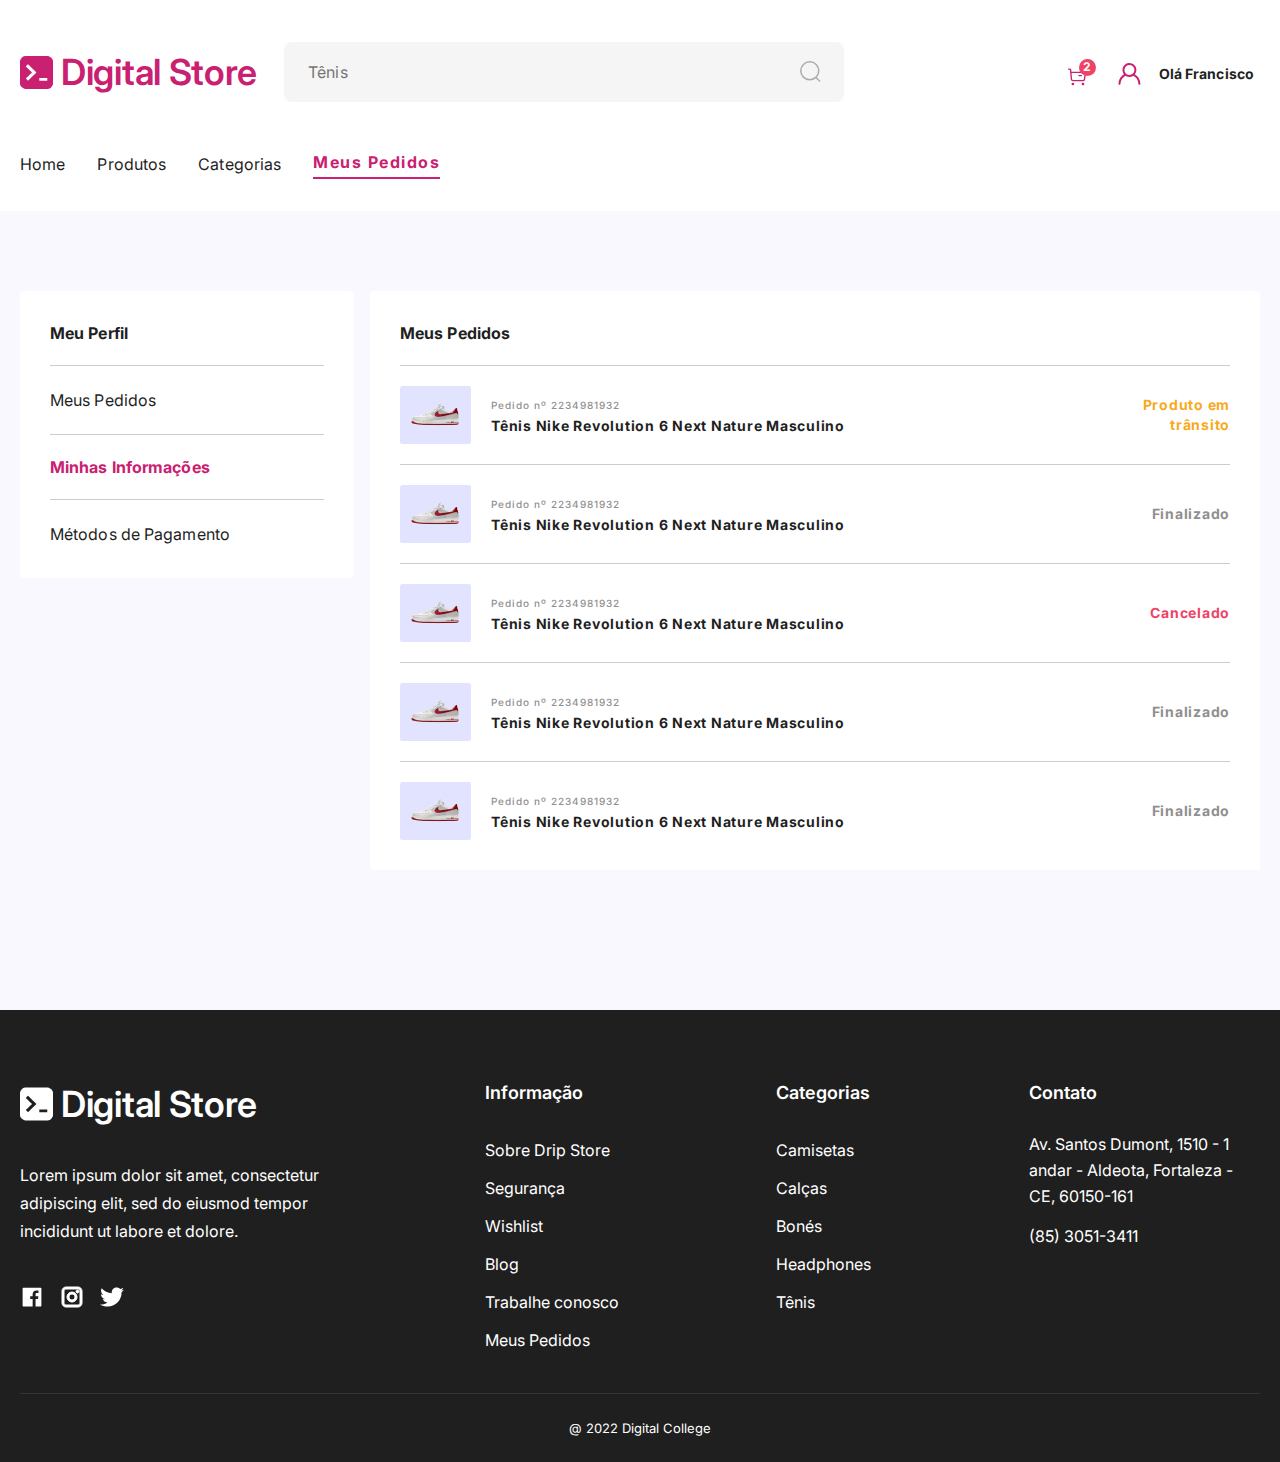
<file: orders.html>
<!DOCTYPE html>
<html lang="en">
  <head>
    <meta charset="UTF-8" />
    <meta name="viewport" content="width=device-width, initial-scale=1.0" />
    <!-- General Metagraph -->
    <meta property="og:type" content="website" />
    <meta property="og:title" content="DigitalStore" />
    <meta property="og:url" content="www.digitalstore.com" />
    <meta property="og:image" content="./icons/logo.svg" />
    <meta property="og:description" content="Best shoes store in our city." />
    <!-- Twitter Metagraph -->
    <meta name="twitter:card" content="summary" />
    <meta name="twitter:title" content="DigitalStore" />
    <meta name="twitter:site" content="www.digitalstore.com" />
    <meta name="twitter:description" content="Best shoes store in our city." />
    <meta name="twitter:image" content="./icons/logo.svg" />
    <!-- Icons in browser  -->
    <link
      rel="apple-touch-icon"
      sizes="180x180"
      href="./logo/apple-touch-icon.png"
    />
    <link
      rel="icon"
      type="image/png"
      sizes="32x32"
      href="./logo/favicon-32x32.png"
    />
    <link
      rel="icon"
      type="image/png"
      sizes="16x16"
      href="./logo/favicon-16x16.png"
    />
    <link rel="manifest" href="./logo/site.webmanifest" />
    <!-- MsApp link ! -->
    <meta name="msapplication-TileColor" content="#da532c" />
    <meta name="theme-color" content="#ffffff" />
    <meta name="msapplication-config" content="./logo/browserconfig.xml" />
    <title>Digital Store</title>
    <!-- Swiper cdn -->
    <link
      rel="stylesheet"
      href="https://cdn.jsdelivr.net/npm/swiper@11/swiper-bundle.min.css"
    />
    <script
      defer
      src="https://cdn.jsdelivr.net/npm/swiper@11/swiper-bundle.min.js"
    ></script>
    <!-- Bootstrap cdn -->
    <link
      href="https://cdn.jsdelivr.net/npm/bootstrap@5.3.3/dist/css/bootstrap.min.css"
      rel="stylesheet"
      integrity="sha384-QWTKZyjpPEjISv5WaRU9OFeRpok6YctnYmDr5pNlyT2bRjXh0JMhjY6hW+ALEwIH"
      crossorigin="anonymous"
    />
    <script
      defer
      src="https://cdn.jsdelivr.net/npm/bootstrap@5.3.3/dist/js/bootstrap.bundle.min.js"
      integrity="sha384-YvpcrYf0tY3lHB60NNkmXc5s9fDVZLESaAA55NDzOxhy9GkcIdslK1eN7N6jIeHz"
      crossorigin="anonymous"
    ></script>
    <!-- My scripts -->
    <script defer src="./js/swiper-presentation.js"></script>
    <script defer src="./js/nav-links-active.js"></script>
    <script defer src="./js/burger-mobile.js"></script>
    <script defer src="./js/search-mobile.js"></script>
    <script defer src="./js/cart.js"></script>
    <!-- My styles -->

    <link rel="stylesheet" href="./css/reset.css" />
    <link rel="stylesheet" href="./css/min_css/style.min.css" />
  </head>
  <body>
    <header class="header">
      <div class="container">
        <div class="header_wrapper">
          <div class="header_logo">
            <a href="./index.html" class="header_logo-link">
              <img
                class="header_logo-img"
                src="./logo/logo.svg"
                alt="Digital Store"
                loading="eager"
              />
              <span class="header_logo-span">Digital Store</span>
            </a>
          </div>
          <div class="header_search">
            <input
              class="header_search-input"
              type="text"
              placeholder="Tênis"
            />
            <button class="header_search-btn">
              <svg
                width="24"
                height="24"
                viewBox="0 0 24 24"
                fill="none"
                xmlns="http://www.w3.org/2000/svg"
              >
                <g opacity="0.5">
                  <circle
                    cx="11.7666"
                    cy="11.7666"
                    r="8.98856"
                    stroke="#666666"
                    stroke-width="1.5"
                    stroke-linecap="round"
                    stroke-linejoin="round"
                  />
                  <path
                    d="M18.0183 18.4852L21.5423 22.0001"
                    stroke="#666666"
                    stroke-width="1.5"
                    stroke-linecap="round"
                    stroke-linejoin="round"
                  />
                </g>
              </svg>
            </button>
          </div>
          <div class="header_profile track__box">
            <btn class="header_cart">
              <p class="header_cart-amount">2</p>
              <img
                class="header_cart-img"
                src="./icons/cart.svg"
                alt="cart"
                loading="eager"
              />
            </btn>
            <div class="track__profile">
              <span class="track__profile-svg"
                ><svg
                  xmlns="http://www.w3.org/2000/svg"
                  width="27"
                  height="27"
                  viewBox="0 0 27 27"
                  fill="none"
                >
                  <path
                    d="M12.746 4.03142C11.1754 4.19454 9.74931 4.86099 8.59818 5.97018C6.6501 7.85302 5.97433 10.612 6.82719 13.1753C7.04158 13.8184 7.47966 14.6527 7.85716 15.128C7.93173 15.2212 7.99231 15.3191 7.99231 15.3471C7.99231 15.3704 7.84784 15.4776 7.6754 15.5801C7.23266 15.8457 6.62679 16.2978 6.09084 16.7685C3.91906 18.67 2.5349 21.6667 2.52091 24.4956C2.51625 25.2086 2.51625 25.2226 2.64209 25.4137C3.06619 26.0522 4.01227 26.0009 4.3618 25.3158C4.43171 25.1807 4.46433 24.9803 4.49696 24.4303C4.58084 23.0788 4.86047 21.9929 5.41507 20.879C6.23997 19.2386 7.6987 17.7705 9.32521 16.9503L9.6095 16.8058L10.2806 17.146C12.4804 18.2505 14.8665 18.1713 17.0103 16.913L17.2107 16.7965L17.5789 16.9782C19.1402 17.7705 20.501 19.122 21.3399 20.7253C21.9644 21.9137 22.258 22.9996 22.3466 24.4303C22.3792 24.9803 22.4118 25.1807 22.4817 25.3158C22.8266 25.9916 23.7494 26.0522 24.1875 25.4323C24.318 25.2459 24.3273 25.1946 24.3413 24.7752C24.3739 23.8664 24.1455 22.4776 23.7867 21.3917C23.5676 20.7299 22.9804 19.5135 22.5936 18.9216C22.1741 18.2832 21.6242 17.626 21.0137 17.0342C20.4078 16.4469 19.9791 16.1114 19.2753 15.664L18.8139 15.3704L19.0936 14.9789C19.6575 14.1913 20.1002 13.1287 20.282 12.1174C20.3892 11.5395 20.3845 10.3557 20.2773 9.76381C20.1748 9.20455 19.8952 8.35169 19.6528 7.867C18.9677 6.5108 17.728 5.29441 16.3765 4.66525C15.258 4.14328 13.9251 3.91025 12.746 4.03142ZM14.2187 6.05873C15.2766 6.24049 16.1714 6.70188 16.9218 7.45222C17.5649 8.0907 17.9937 8.85036 18.2593 9.81042C18.3386 10.0994 18.3526 10.2951 18.3572 10.9522C18.3572 11.656 18.3432 11.7911 18.236 12.1919C17.9937 13.0821 17.537 13.8697 16.8845 14.4989C15.9011 15.4496 14.7686 15.9156 13.4218 15.9156C12.0423 15.9156 10.8352 15.403 9.87048 14.4103C9.24132 13.7578 8.84518 13.0681 8.6075 12.1966C8.50031 11.7911 8.48632 11.6653 8.48632 10.9522C8.49098 10.2485 8.50031 10.1087 8.61216 9.70789C9.27394 7.22851 11.73 5.62997 14.2187 6.05873Z"
                    fill="#C92071"
                  />
                </svg>
              </span>
              <button class="track__profile-name">Olá Francisco</button>
            </div>
            <div class="header__cart-desktop">
              <p class="header__cart-title">Meu Carrinho</p>
              <div class="header__cart-wrapper">
                <div class="header__cart-box">
                  <img
                    class="header__cart-img"
                    src="./img/order-img-mobile.png"
                    alt="Nike Revolution"
                    loading="lazy"
                  />
                  <div class="header__cart-content">
                    <p class="header__cart-content-title">
                      Tênis Nike Revolution 6 Next Nature Masculino
                    </p>
                    <div class="header__cart-block">
                      <p class="header__cart-block--actual">R$ 219,00</p>
                      <p class="header__cart-block--old">R$ 219,00</p>
                    </div>
                  </div>
                </div>
                <div class="header__cart-box">
                  <img
                    class="header__cart-img"
                    src="./img/order-img-mobile.png"
                    alt="Nike Revolution"
                    loading="lazy"
                  />
                  <div class="header__cart-content">
                    <p class="header__cart-content-title">
                      Tênis Nike Revolution 6 Next Nature Masculino
                    </p>
                    <div class="header__cart-block">
                      <p class="header__cart-block--actual">R$ 219,00</p>
                      <p class="header__cart-block--old">R$ 219,00</p>
                    </div>
                  </div>
                </div>
              </div>
              <ul class="header__cart-total">
                <li class="header__cart-total--item">
                  <p class="header__cart-total-text">Valor total:</p>
                  <p class="header__cart-total-amount">R$ 219,00</p>
                </li>
                <li class="header__cart-total--item">
                  <button class="header__cart-total--remove">Esvaziar</button>
                  <button
                    class="header__cart-total--check"
                    onclick="window.open('nike-cart.html', '_blank')"
                  >
                    Ver Carrinho
                  </button>
                </li>
              </ul>
            </div>
          </div>
        </div>
        <div class="header_wrapper header_wrapper-tablet">
          <div class="header_logo">
            <a href="./index.html" class="header_logo-link">
              <img
                class="header_logo-img"
                src="./logo/logo.svg"
                alt="Digital Store"
                loading="eager"
              />
              <span class="header_logo-span">Digital Store</span>
            </a>
            <div class="header_profile">
              <btn
                class="header_profile-register"
                onclick="window.location.href='register.html'"
                >Cadastre-se</btn
              >
              <btn
                class="header_profile-login"
                onclick="window.location.href='login.html'"
                >Entrar</btn
              >
              <btn class="header_cart-tablet">
                <p class="header_cart-amount">2</p>
                <img
                  class="header_cart-img"
                  src="./icons/cart.svg"
                  alt="cart"
                  loading="eager"
                />
              </btn>
              <div class="header__cart-tablet">
                <p class="header__cart-title">Meu Carrinho</p>
                <div class="header__cart-wrapper">
                  <div class="header__cart-box">
                    <img
                      class="header__cart-img"
                      src="./img/order-img-mobile.png"
                      alt="Nike Revolution"
                      loading="lazy"
                    />
                    <div class="header__cart-content">
                      <p class="header__cart-content-title">
                        Tênis Nike Revolution 6 Next Nature Masculino
                      </p>
                      <div class="header__cart-block">
                        <p class="header__cart-block--actual">R$ 219,00</p>
                        <p class="header__cart-block--old">R$ 219,00</p>
                      </div>
                    </div>
                  </div>
                  <div class="header__cart-box">
                    <img
                      class="header__cart-img"
                      src="./img/order-img-mobile.png"
                      alt="Nike Revolution"
                      loading="lazy"
                    />
                    <div class="header__cart-content">
                      <p class="header__cart-content-title">
                        Tênis Nike Revolution 6 Next Nature Masculino
                      </p>
                      <div class="header__cart-block">
                        <p class="header__cart-block--actual">R$ 219,00</p>
                        <p class="header__cart-block--old">R$ 219,00</p>
                      </div>
                    </div>
                  </div>
                </div>
                <ul class="header__cart-total">
                  <li class="header__cart-total--item">
                    <p class="header__cart-total-text">Valor total:</p>
                    <p class="header__cart-total-amount">R$ 219,00</p>
                  </li>
                  <li class="header__cart-total--item">
                    <button class="header__cart-total--remove">Esvaziar</button>
                    <button
                      class="header__cart-total--check"
                      onclick="window.open('nike-cart.html', '_blank')"
                    >
                      Ver Carrinho
                    </button>
                  </li>
                </ul>
              </div>
            </div>
          </div>

          <div class="header_search">
            <input
              class="header_search-input"
              type="text"
              placeholder="Pesquisar produto..."
            />
            <button class="header_search-btn">
              <svg
                width="24"
                height="24"
                viewBox="0 0 24 24"
                fill="none"
                xmlns="http://www.w3.org/2000/svg"
              >
                <g opacity="0.5">
                  <circle
                    cx="11.7666"
                    cy="11.7666"
                    r="8.98856"
                    stroke="#666666"
                    stroke-width="1.5"
                    stroke-linecap="round"
                    stroke-linejoin="round"
                  />
                  <path
                    d="M18.0183 18.4852L21.5423 22.0001"
                    stroke="#666666"
                    stroke-width="1.5"
                    stroke-linecap="round"
                    stroke-linejoin="round"
                  />
                </g>
              </svg>
            </button>
          </div>
        </div>
        <nav class="header_nav">
          <ul class="header_nav-list">
            <li>
              <a href="./index.html" class="header_nav-links">Home</a>
            </li>
            <li>
              <a href="./products.html" class="header_nav-links">Produtos</a>
            </li>
            <li>
              <a href="./category.html" class="header_nav-links">Categorias</a>
            </li>
            <li>
              <a href="./orders.html" class="header_nav-links">Meus Pedidos</a>
            </li>
          </ul>
        </nav>
        <div class="header_mobile">
          <div class="header_mobile-content">
            <div class="header_mobile-burger">
              <span id="bar-1"></span>
              <span id="bar-2"></span>
              <span id="bar-3"></span>
            </div>
            <div class="header_mobile-wrapper">
              <a class="header_mobile-wrapper--logo" href="./index.html">
                <img
                  class="header_mobile-wrapper--img"
                  src="./logo/logo.svg"
                  alt="Digital Store Logo"
                />
                <span class="header_mobile-wrapper--span">Digital Store</span>
              </a>
            </div>
            <div class="header_mobile-cart">
              <button class="header_mobile-cart--btn">
                <svg
                  width="20"
                  height="20"
                  viewBox="0 0 20 20"
                  fill="none"
                  xmlns="http://www.w3.org/2000/svg"
                >
                  <circle
                    cx="9.80547"
                    cy="9.80553"
                    r="7.49047"
                    stroke="#CCCCCC"
                    stroke-width="1.5"
                    stroke-linecap="round"
                    stroke-linejoin="round"
                  />
                  <path
                    d="M15.0153 15.4043L17.9519 18.3334"
                    stroke="#CCCCCC"
                    stroke-width="1.5"
                    stroke-linecap="round"
                    stroke-linejoin="round"
                  />
                </svg>
              </button>
              <btn class="header_cart-mobile">
                <p class="header_cart-amount">2</p>
                <img
                  class="header_cart-img"
                  src="./icons/cart.svg"
                  alt="cart"
                  loading="eager"
                />
              </btn>
            </div>
            <div class="header__cart-mobile">
              <p class="header__cart-title">Meu Carrinho</p>
              <div class="header__cart-wrapper">
                <div class="header__cart-box">
                  <img
                    class="header__cart-img"
                    src="./img/order-img-mobile.png"
                    alt="Nike Revolution"
                    loading="lazy"
                  />
                  <div class="header__cart-content">
                    <p class="header__cart-content-title">
                      Tênis Nike Revolution 6 Next Nature Masculino
                    </p>
                    <div class="header__cart-block">
                      <p class="header__cart-block--actual">R$ 219,00</p>
                      <p class="header__cart-block--old">R$ 219,00</p>
                    </div>
                  </div>
                </div>
                <div class="header__cart-box">
                  <img
                    class="header__cart-img"
                    src="./img/order-img-mobile.png"
                    alt="Nike Revolution"
                    loading="lazy"
                  />
                  <div class="header__cart-content">
                    <p class="header__cart-content-title">
                      Tênis Nike Revolution 6 Next Nature Masculino
                    </p>
                    <div class="header__cart-block">
                      <p class="header__cart-block--actual">R$ 219,00</p>
                      <p class="header__cart-block--old">R$ 219,00</p>
                    </div>
                  </div>
                </div>
              </div>
              <ul class="header__cart-total">
                <li class="header__cart-total--item">
                  <p class="header__cart-total-text">Valor total:</p>
                  <p class="header__cart-total-amount">R$ 219,00</p>
                </li>
                <li class="header__cart-total--item">
                  <button class="header__cart-total--remove">Esvaziar</button>
                  <button
                    class="header__cart-total--check"
                    onclick="window.open('nike-cart.html', '_blank')"
                  >
                    Ver Carrinho
                  </button>
                </li>
              </ul>
            </div>
          </div>
          <div class="header_mobile-search">
            <input
              class="header_mobile-search--input"
              type="text"
              placeholder="Pesquisar produto..."
            />
            <button class="header_mobile-search--btn">
              <svg
                width="20"
                height="20"
                viewBox="0 0 20 20"
                fill="none"
                xmlns="http://www.w3.org/2000/svg"
              >
                <circle
                  cx="9.80547"
                  cy="9.80553"
                  r="7.49047"
                  stroke="#CCCCCC"
                  stroke-width="1.5"
                  stroke-linecap="round"
                  stroke-linejoin="round"
                />
                <path
                  d="M15.0153 15.4043L17.9519 18.3334"
                  stroke="#CCCCCC"
                  stroke-width="1.5"
                  stroke-linecap="round"
                  stroke-linejoin="round"
                />
              </svg>
            </button>
          </div>
          <nav class="header_mobile-nav">
            <div class="header_mobile-nav--wrapper">
              <p class="header_mobile-nav--text">Páginas</p>
              <ul class="header_mobile-nav--list">
                <li class="header_mobile-nav--item">
                  <a class="header_mobile-nav--links" href="./index.html"
                    >Home</a
                  >
                </li>
                <li class="header_mobile-nav--item">
                  <a class="header_mobile-nav--links" href="./products.html"
                    >Produtos</a
                  >
                </li>
                <li class="header_mobile-nav--item">
                  <a class="header_mobile-nav--links" href="./category.html"
                    >Categorias</a
                  >
                </li>
                <li class="header_mobile-nav--item">
                  <a class="header_mobile-nav--links" href="./orders.html"
                    >Meus Pedidos</a
                  >
                </li>
              </ul>
            </div>
            <div class="header_mobile-nav--content">
              <button class="header_mobile-nav--login">Entrar</button>
              <button class="header_mobile-nav--register">Cadastre-se</button>
            </div>
          </nav>
        </div>
      </div>
    </header>
    <main class="main">
      <section class="track">
        <div class="container">
          <div class="track__wrapper">
            <div class="track__info">
              <ul class="track__info-list">
                <li class="track__info-item">
                  <a href="#" class="track__info-link track__info-link--actual"
                    >Meu Perfil</a
                  >
                </li>
                <li class="track__info-item">
                  <a href="#" class="track__info-link">Meus Pedidos</a>
                </li>
                <li class="track__info-item">
                  <a
                    href="./orders-inner.html"
                    class="track__info-link track__info-link--inner"
                    >Minhas Informações</a
                  >
                </li>
                <li class="track__info-item track__info-item--last">
                  <a href="#" class="track__info-link">Métodos de Pagamento</a>
                </li>
              </ul>
            </div>
            <div class="track__descr">
              <ul class="track__descr-list">
                <li class="track__descr-item">
                  <p class="track__descr-title">Meus Pedidos</p>
                  <p class="track__descr-status">STATUS</p>
                </li>
                <li class="track__descr-item">
                  <div class="track__descr-wrapper">
                    <div class="track__descr-content">
                      <img
                        class="track__descr-img"
                        src="./img/order-img-mobile.png"
                        alt="Nike Revolution"
                      />
                      <div class="track__descr-box">
                        <p class="track__descr-number">Pedido nº 2234981932</p>
                        <p class="track__descr-name">
                          Tênis Nike Revolution 6 Next Nature Masculino
                        </p>
                      </div>
                    </div>
                    <div class="track__descr-cover">
                      <p class="track__descr-status">status</p>
                      <p class="track__descr-stage track__descr-stage--transit">
                        Produto em trânsito
                      </p>
                    </div>
                  </div>
                </li>
                <li class="track__descr-item">
                  <div class="track__descr-wrapper">
                    <div class="track__descr-content">
                      <img
                        class="track__descr-img"
                        src="./img/order-img-mobile.png"
                        alt="Nike Revolution"
                      />
                      <div class="track__descr-box">
                        <p class="track__descr-number">Pedido nº 2234981932</p>
                        <p class="track__descr-name">
                          Tênis Nike Revolution 6 Next Nature Masculino
                        </p>
                      </div>
                    </div>
                    <div class="track__descr-cover">
                      <p class="track__descr-status">status</p>
                      <p class="track__descr-stage">Finalizado</p>
                    </div>
                  </div>
                </li>
                <li class="track__descr-item">
                  <div class="track__descr-wrapper">
                    <div class="track__descr-content">
                      <img
                        class="track__descr-img"
                        src="./img/order-img-mobile.png"
                        alt="Nike Revolution"
                      />
                      <div class="track__descr-box">
                        <p class="track__descr-number">Pedido nº 2234981932</p>
                        <p class="track__descr-name">
                          Tênis Nike Revolution 6 Next Nature Masculino
                        </p>
                      </div>
                    </div>
                    <div class="track__descr-cover">
                      <p class="track__descr-status">status</p>
                      <p class="track__descr-stage track__descr-stage--cancel">
                        Cancelado
                      </p>
                    </div>
                  </div>
                </li>
                <li class="track__descr-item">
                  <div class="track__descr-wrapper">
                    <div class="track__descr-content">
                      <img
                        class="track__descr-img"
                        src="./img/order-img-mobile.png"
                        alt="Nike Revolution"
                      />
                      <div class="track__descr-box">
                        <p class="track__descr-number">Pedido nº 2234981932</p>
                        <p class="track__descr-name">
                          Tênis Nike Revolution 6 Next Nature Masculino
                        </p>
                      </div>
                    </div>
                    <div class="track__descr-cover">
                      <p class="track__descr-status">status</p>
                      <p class="track__descr-stage">Finalizado</p>
                    </div>
                  </div>
                </li>
                <li class="track__descr-item track__descr-item--last">
                  <div class="track__descr-wrapper">
                    <div class="track__descr-content">
                      <img
                        class="track__descr-img"
                        src="./img/order-img-mobile.png"
                        alt="Nike Revolution"
                      />
                      <div class="track__descr-box">
                        <p class="track__descr-number">Pedido nº 2234981932</p>
                        <p class="track__descr-name">
                          Tênis Nike Revolution 6 Next Nature Masculino
                        </p>
                      </div>
                    </div>
                    <div class="track__descr-cover">
                      <p class="track__descr-status">status</p>
                      <p class="track__descr-stage">Finalizado</p>
                    </div>
                  </div>
                </li>
              </ul>
            </div>
          </div>
        </div>
      </section>
    </main>
    <footer class="footer">
      <div class="container">
        <div class="footer_wrapper">
          <div class="footer_social">
            <div class="footer_social-logo">
              <img
                class="footer_social-logo--img"
                src="./logo/logo-white.svg"
                alt="DigitalStore"
              />
              <span class="footer_social-logo--span">Digital Store</span>
            </div>
            <p class="footer_social-text">
              Lorem ipsum dolor sit amet, consectetur adipiscing elit, sed do
              eiusmod tempor incididunt ut labore et dolore.
            </p>
            <div class="footer_social-wrapper">
              <a class="footer_social-wrapper--links" href="#" target="_blank">
                <span class="footer_social-wrapper--svg"
                  ><svg
                    fill="#ffffff"
                    width="24px"
                    height="24px"
                    viewBox="0 0 1024 1024"
                    xmlns="http://www.w3.org/2000/svg"
                    class="icon"
                    stroke="#ffffff"
                  >
                    <path
                      d="M880 112H144c-17.7 0-32 14.3-32 32v736c0 17.7 14.3 32 32 32h736c17.7 0 32-14.3 32-32V144c0-17.7-14.3-32-32-32zm-92.4 233.5h-63.9c-50.1 0-59.8 23.8-59.8 58.8v77.1h119.6l-15.6 120.7h-104V912H539.2V602.2H434.9V481.4h104.3v-89c0-103.3 63.1-159.6 155.3-159.6 44.2 0 82.1 3.3 93.2 4.8v107.9z"
                    ></path>
                  </svg>
                </span>
              </a>
              <a class="footer_social-wrapper--links" href="#" target="_blank">
                <span class="footer_social-wrapper--svg"
                  ><svg
                    viewBox="0 0 24 24"
                    width="24px"
                    height="24px"
                    fill="none"
                    xmlns="http://www.w3.org/2000/svg"
                    stroke="#ffffff"
                  >
                    <path
                      fill-rule="evenodd"
                      clip-rule="evenodd"
                      d="M2 6C2 3.79086 3.79086 2 6 2H18C20.2091 2 22 3.79086 22 6V18C22 20.2091 20.2091 22 18 22H6C3.79086 22 2 20.2091 2 18V6ZM6 4C4.89543 4 4 4.89543 4 6V18C4 19.1046 4.89543 20 6 20H18C19.1046 20 20 19.1046 20 18V6C20 4.89543 19.1046 4 18 4H6ZM12 9C10.3431 9 9 10.3431 9 12C9 13.6569 10.3431 15 12 15C13.6569 15 15 13.6569 15 12C15 10.3431 13.6569 9 12 9ZM7 12C7 9.23858 9.23858 7 12 7C14.7614 7 17 9.23858 17 12C17 14.7614 14.7614 17 12 17C9.23858 17 7 14.7614 7 12ZM17.5 8C18.3284 8 19 7.32843 19 6.5C19 5.67157 18.3284 5 17.5 5C16.6716 5 16 5.67157 16 6.5C16 7.32843 16.6716 8 17.5 8Z"
                      fill="#ffffff"
                    ></path>
                  </svg>
                </span>
              </a>
              <a class="footer_social-wrapper--links" href="#" target="_blank">
                <span class="footer_social-wrapper--svg"
                  ><svg
                    viewBox="0 -2 20 20"
                    version="1.1"
                    width="24px"
                    height="24px"
                    xmlns="http://www.w3.org/2000/svg"
                    xmlns:xlink="http://www.w3.org/1999/xlink"
                    fill="#000000"
                    stroke="#000000"
                  >
                    <g
                      id="Page-1"
                      stroke="none"
                      stroke-width="1"
                      fill="none"
                      fill-rule="evenodd"
                    >
                      <g
                        id="Dribbble-Light-Preview"
                        transform="translate(-60.000000, -7521.000000)"
                        fill="#ffffff"
                      >
                        <g
                          id="icons"
                          transform="translate(56.000000, 160.000000)"
                        >
                          <path
                            d="M10.29,7377 C17.837,7377 21.965,7370.84365 21.965,7365.50546 C21.965,7365.33021 21.965,7365.15595 21.953,7364.98267 C22.756,7364.41163 23.449,7363.70276 24,7362.8915 C23.252,7363.21837 22.457,7363.433 21.644,7363.52751 C22.5,7363.02244 23.141,7362.2289 23.448,7361.2926 C22.642,7361.76321 21.761,7362.095 20.842,7362.27321 C19.288,7360.64674 16.689,7360.56798 15.036,7362.09796 C13.971,7363.08447 13.518,7364.55538 13.849,7365.95835 C10.55,7365.79492 7.476,7364.261 5.392,7361.73762 C4.303,7363.58363 4.86,7365.94457 6.663,7367.12996 C6.01,7367.11125 5.371,7366.93797 4.8,7366.62489 L4.8,7366.67608 C4.801,7368.5989 6.178,7370.2549 8.092,7370.63591 C7.488,7370.79836 6.854,7370.82199 6.24,7370.70483 C6.777,7372.35099 8.318,7373.47829 10.073,7373.51078 C8.62,7374.63513 6.825,7375.24554 4.977,7375.24358 C4.651,7375.24259 4.325,7375.22388 4,7375.18549 C5.877,7376.37088 8.06,7377 10.29,7376.99705"
                            id="twitter-[#ffffff]"
                          ></path>
                        </g>
                      </g>
                    </g>
                  </svg>
                </span>
              </a>
            </div>
          </div>
          <div class="footer_info">
            <p class="footer_info-name">Informação</p>
            <ul class="footer_info-list">
              <li>
                <a class="footer_info-list--links" href="#" target="_blank"
                  >Sobre Drip Store</a
                >
              </li>
              <li>
                <a class="footer_info-list--links" href="#" target="_blank"
                  >Segurança</a
                >
              </li>
              <li>
                <a class="footer_info-list--links" href="#" target="_blank"
                  >Wishlist</a
                >
              </li>
              <li>
                <a class="footer_info-list--links" href="#" target="_blank"
                  >Blog</a
                >
              </li>
              <li>
                <a class="footer_info-list--links" href="#" target="_blank"
                  >Trabalhe conosco</a
                >
              </li>
              <li>
                <a class="footer_info-list--links" href="#" target="_blank"
                  >Meus Pedidos</a
                >
              </li>
            </ul>
          </div>
          <div class="footer_category">
            <p class="footer_category-name">Categorias</p>
            <ul class="footer_category-list">
              <li>
                <a class="footer_category-list--links" href="#" target="_blank"
                  >Camisetas</a
                >
              </li>
              <li>
                <a class="footer_category-list--links" href="#" target="_blank"
                  >Calças</a
                >
              </li>
              <li>
                <a class="footer_category-list--links" href="#" target="_blank"
                  >Bonés</a
                >
              </li>
              <li>
                <a class="footer_category-list--links" href="#" target="_blank"
                  >Headphones</a
                >
              </li>
              <li>
                <a class="footer_category-list--links" href="#" target="_blank"
                  >Tênis</a
                >
              </li>
            </ul>
          </div>
          <div class="footer_contacts">
            <p class="footer_contacts-name">Contato</p>
            <p class="footer_contacts-address">
              Av. Santos Dumont, 1510 - 1 andar - Aldeota, Fortaleza - CE,
              60150-161
            </p>
            <p class="footer_contacts-phone">(85) 3051-3411</p>
          </div>
        </div>
        <p class="footer_copyrights">@ 2022 Digital College</p>
      </div>
    </footer>
    <div class="header__mobile-nav--overlay"></div>
  </body>
</html>
</file>
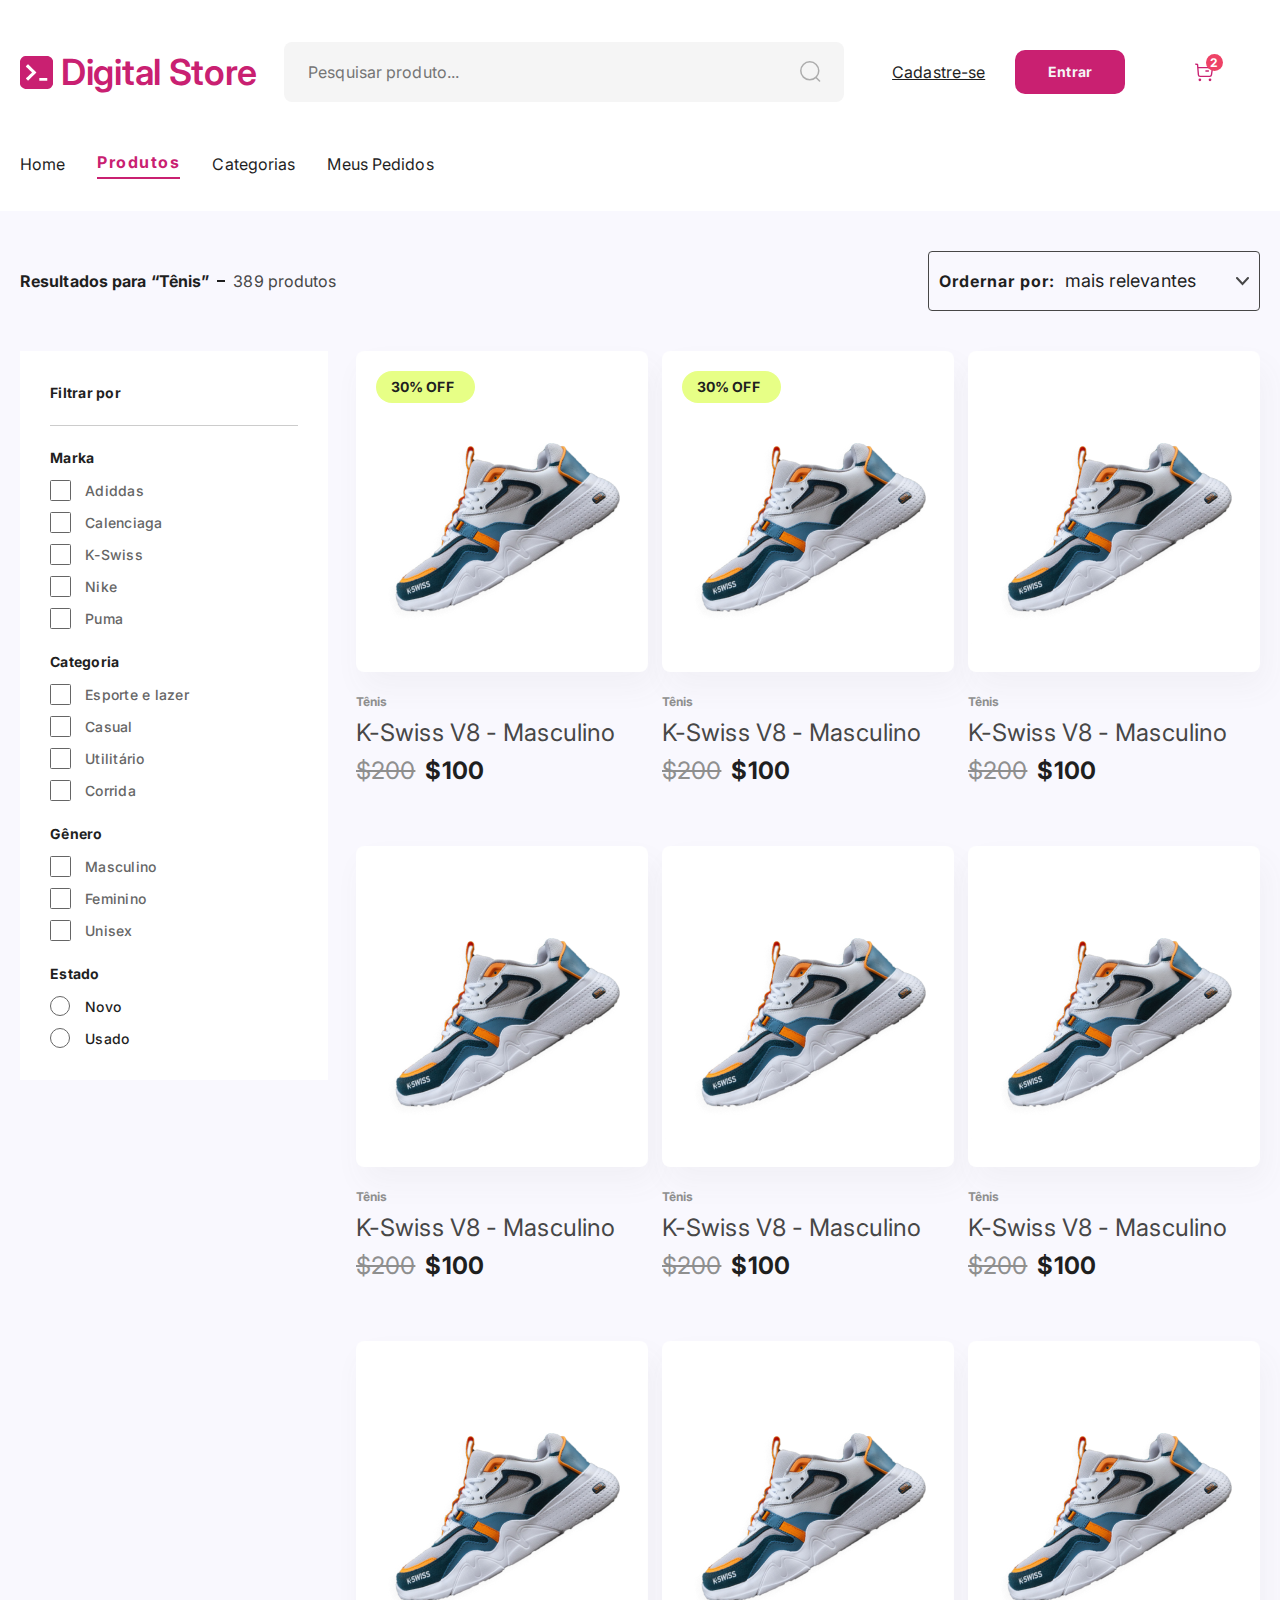
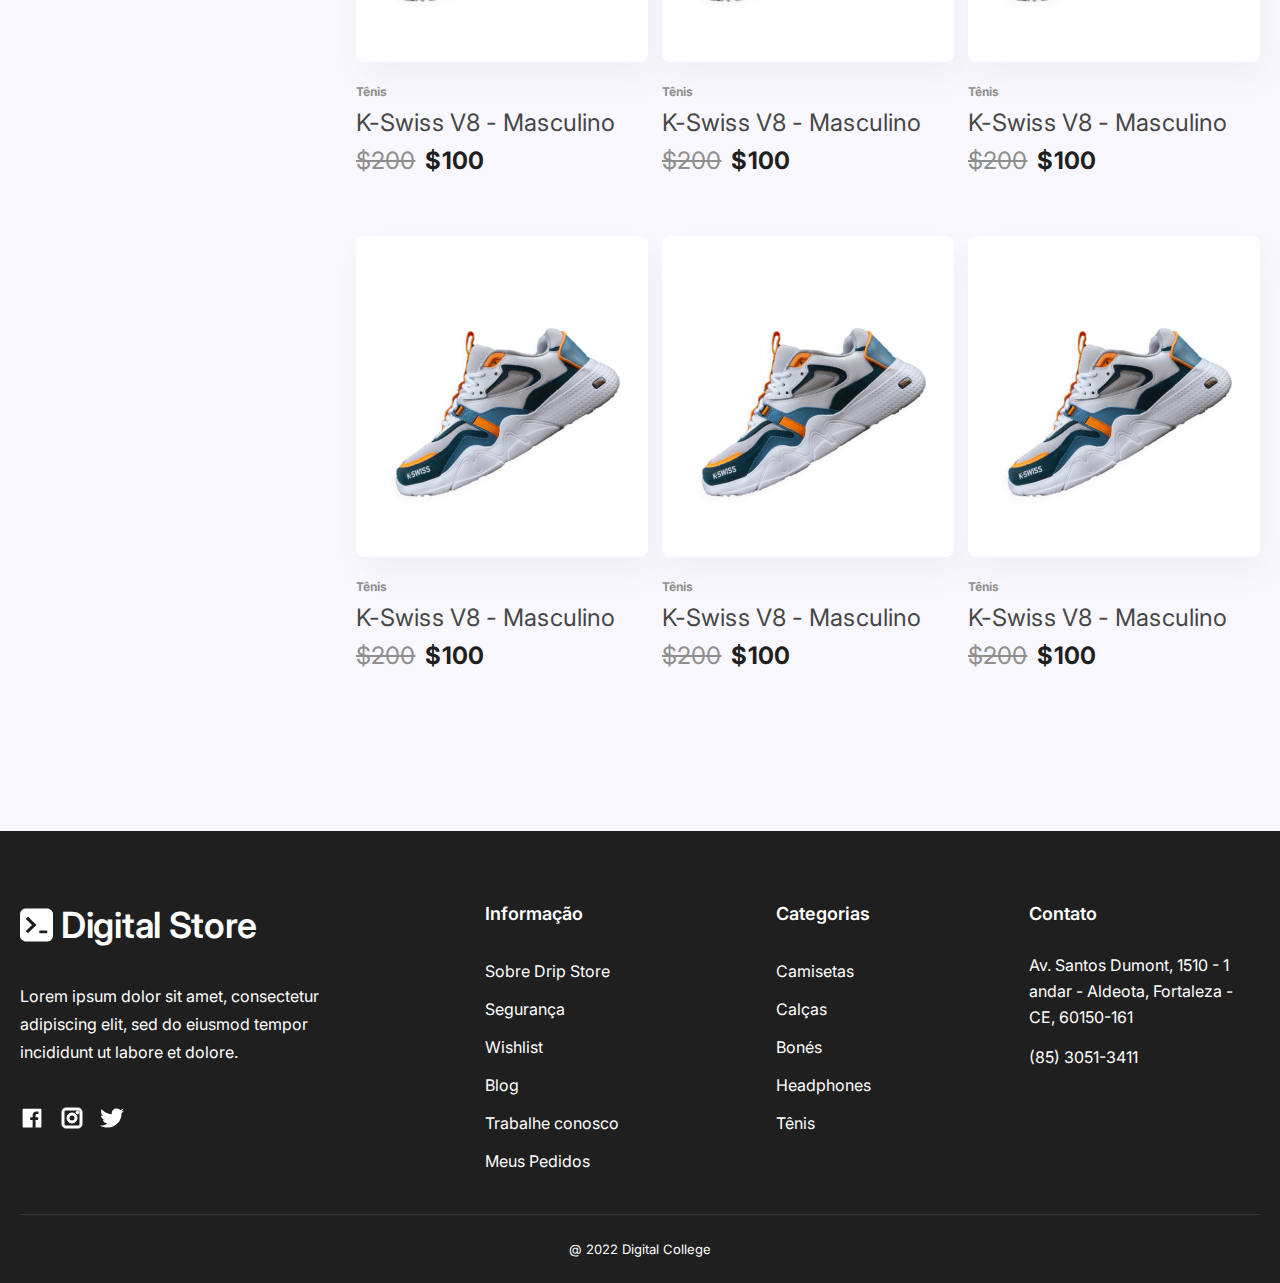
<file: products.html>
<!DOCTYPE html>
<html lang="en">
  <head>
    <meta charset="UTF-8" />
    <meta name="viewport" content="width=device-width, initial-scale=1.0" />
    <!-- General Metagraph -->
    <meta property="og:type" content="website" />
    <meta property="og:title" content="DigitalStore" />
    <meta property="og:url" content="www.digitalstore.com" />
    <meta property="og:image" content="./icons/logo.svg" />
    <meta property="og:description" content="Best shoes store in our city." />
    <!-- Twitter Metagraph -->
    <meta name="twitter:card" content="summary" />
    <meta name="twitter:title" content="DigitalStore" />
    <meta name="twitter:site" content="www.digitalstore.com" />
    <meta name="twitter:description" content="Best shoes store in our city." />
    <meta name="twitter:image" content="./icons/logo.svg" />
    <!-- Icons in browser  -->
    <link
      rel="apple-touch-icon"
      sizes="180x180"
      href="./logo/apple-touch-icon.png"
    />
    <link
      rel="icon"
      type="image/png"
      sizes="32x32"
      href="./logo/favicon-32x32.png"
    />
    <link
      rel="icon"
      type="image/png"
      sizes="16x16"
      href="./logo/favicon-16x16.png"
    />
    <link rel="manifest" href="./logo/site.webmanifest" />
    <!-- MsApp link ! -->
    <meta name="msapplication-TileColor" content="#da532c" />
    <meta name="theme-color" content="#ffffff" />
    <meta name="msapplication-config" content="./logo/browserconfig.xml" />
    <title>Digital Store</title>
    <!-- Swiper cdn -->
    <link
      rel="stylesheet"
      href="https://cdn.jsdelivr.net/npm/swiper@11/swiper-bundle.min.css"
    />
    <!-- Bootstrap cdn -->
    <link
      href="https://cdn.jsdelivr.net/npm/bootstrap@5.3.3/dist/css/bootstrap.min.css"
      rel="stylesheet"
      integrity="sha384-QWTKZyjpPEjISv5WaRU9OFeRpok6YctnYmDr5pNlyT2bRjXh0JMhjY6hW+ALEwIH"
      crossorigin="anonymous"
    />
    <script
      defer
      src="https://cdn.jsdelivr.net/npm/bootstrap@5.3.3/dist/js/bootstrap.bundle.min.js"
      integrity="sha384-YvpcrYf0tY3lHB60NNkmXc5s9fDVZLESaAA55NDzOxhy9GkcIdslK1eN7N6jIeHz"
      crossorigin="anonymous"
    ></script>
    <!-- My scripts -->
    <script defer src="./js/burger-mobile.js"></script>
    <script defer src="./js/products-burger.js"></script>
    <script defer src="./js/search-mobile.js"></script>
    <script defer src="./js/cart.js"></script>
    <!-- My styles -->
    <link rel="stylesheet" href="./css/reset.css" />
    <link rel="stylesheet" href="./css/min_css/style.min.css" />
  </head>
  <body>
    <header class="header">
      <div class="container">
        <div class="header_wrapper">
          <div class="header_logo">
            <a href="./index.html" class="header_logo-link">
              <img
                class="header_logo-img"
                src="./logo/logo.svg"
                alt="Digital Store"
                loading="eager"
              />
              <span class="header_logo-span">Digital Store</span>
            </a>
          </div>
          <div class="header_search">
            <input
              class="header_search-input"
              type="text"
              placeholder="Pesquisar produto..."
            />
            <button class="header_search-btn">
              <svg
                width="24"
                height="24"
                viewBox="0 0 24 24"
                fill="none"
                xmlns="http://www.w3.org/2000/svg"
              >
                <g opacity="0.5">
                  <circle
                    cx="11.7666"
                    cy="11.7666"
                    r="8.98856"
                    stroke="#666666"
                    stroke-width="1.5"
                    stroke-linecap="round"
                    stroke-linejoin="round"
                  />
                  <path
                    d="M18.0183 18.4852L21.5423 22.0001"
                    stroke="#666666"
                    stroke-width="1.5"
                    stroke-linecap="round"
                    stroke-linejoin="round"
                  />
                </g>
              </svg>
            </button>
          </div>
          <div class="header_profile">
            <btn class="header_profile-register">Cadastre-se</btn>
            <btn class="header_profile-login">Entrar</btn>
            <btn class="header_cart">
              <p class="header_cart-amount">2</p>
              <img
                class="header_cart-img"
                src="./icons/cart.svg"
                alt="cart"
                loading="eager"
              />
            </btn>
            <div class="header__cart-desktop">
              <p class="header__cart-title">Meu Carrinho</p>
              <div class="header__cart-wrapper">
                <div class="header__cart-box">
                  <img
                    class="header__cart-img"
                    src="./img/order-img-mobile.png"
                    alt="Nike Revolution"
                    loading="lazy"
                  />
                  <div class="header__cart-content">
                    <p class="header__cart-content-title">
                      Tênis Nike Revolution 6 Next Nature Masculino
                    </p>
                    <div class="header__cart-block">
                      <p class="header__cart-block--actual">R$ 219,00</p>
                      <p class="header__cart-block--old">R$ 219,00</p>
                    </div>
                  </div>
                </div>
                <div class="header__cart-box">
                  <img
                    class="header__cart-img"
                    src="./img/order-img-mobile.png"
                    alt="Nike Revolution"
                    loading="lazy"
                  />
                  <div class="header__cart-content">
                    <p class="header__cart-content-title">
                      Tênis Nike Revolution 6 Next Nature Masculino
                    </p>
                    <div class="header__cart-block">
                      <p class="header__cart-block--actual">R$ 219,00</p>
                      <p class="header__cart-block--old">R$ 219,00</p>
                    </div>
                  </div>
                </div>
              </div>
              <ul class="header__cart-total">
                <li class="header__cart-total--item">
                  <p class="header__cart-total-text">Valor total:</p>
                  <p class="header__cart-total-amount">R$ 219,00</p>
                </li>
                <li class="header__cart-total--item">
                  <button class="header__cart-total--remove">Esvaziar</button>
                  <button
                    class="header__cart-total--check"
                    onclick="window.open('nike-cart.html', '_blank')"
                  >
                    Ver Carrinho
                  </button>
                </li>
              </ul>
            </div>
          </div>
        </div>
        <div class="header_wrapper header_wrapper-tablet">
          <div class="header_logo">
            <a href="./index.html" class="header_logo-link">
              <img
                class="header_logo-img"
                src="./logo/logo.svg"
                alt="Digital Store"
                loading="eager"
              />
              <span class="header_logo-span">Digital Store</span>
            </a>
            <div class="header_profile">
              <btn class="header_profile-register">Cadastre-se</btn>
              <btn class="header_profile-login">Entrar</btn>
              <btn class="header_cart-tablet">
                <p class="header_cart-amount">2</p>
                <img
                  class="header_cart-img"
                  src="./icons/cart.svg"
                  alt="cart"
                  loading="eager"
                />
              </btn>
              <div class="header__cart-tablet">
                <p class="header__cart-title">Meu Carrinho</p>
                <div class="header__cart-wrapper">
                  <div class="header__cart-box">
                    <img
                      class="header__cart-img"
                      src="./img/order-img-mobile.png"
                      alt="Nike Revolution"
                      loading="lazy"
                    />
                    <div class="header__cart-content">
                      <p class="header__cart-content-title">
                        Tênis Nike Revolution 6 Next Nature Masculino
                      </p>
                      <div class="header__cart-block">
                        <p class="header__cart-block--actual">R$ 219,00</p>
                        <p class="header__cart-block--old">R$ 219,00</p>
                      </div>
                    </div>
                  </div>
                  <div class="header__cart-box">
                    <img
                      class="header__cart-img"
                      src="./img/order-img-mobile.png"
                      alt="Nike Revolution"
                      loading="lazy"
                    />
                    <div class="header__cart-content">
                      <p class="header__cart-content-title">
                        Tênis Nike Revolution 6 Next Nature Masculino
                      </p>
                      <div class="header__cart-block">
                        <p class="header__cart-block--actual">R$ 219,00</p>
                        <p class="header__cart-block--old">R$ 219,00</p>
                      </div>
                    </div>
                  </div>
                </div>
                <ul class="header__cart-total">
                  <li class="header__cart-total--item">
                    <p class="header__cart-total-text">Valor total:</p>
                    <p class="header__cart-total-amount">R$ 219,00</p>
                  </li>
                  <li class="header__cart-total--item">
                    <button class="header__cart-total--remove">Esvaziar</button>
                    <button
                      class="header__cart-total--check"
                      onclick="window.open('nike-cart.html', '_blank')"
                    >
                      Ver Carrinho
                    </button>
                  </li>
                </ul>
              </div>
            </div>
          </div>

          <div class="header_search">
            <input
              class="header_search-input"
              type="text"
              placeholder="Pesquisar produto..."
            />
            <button class="header_search-btn">
              <svg
                width="24"
                height="24"
                viewBox="0 0 24 24"
                fill="none"
                xmlns="http://www.w3.org/2000/svg"
              >
                <g opacity="0.5">
                  <circle
                    cx="11.7666"
                    cy="11.7666"
                    r="8.98856"
                    stroke="#666666"
                    stroke-width="1.5"
                    stroke-linecap="round"
                    stroke-linejoin="round"
                  />
                  <path
                    d="M18.0183 18.4852L21.5423 22.0001"
                    stroke="#666666"
                    stroke-width="1.5"
                    stroke-linecap="round"
                    stroke-linejoin="round"
                  />
                </g>
              </svg>
            </button>
          </div>
        </div>
        <nav class="header_nav">
          <ul class="header_nav-list">
            <li>
              <a href="./index.html" class="header_nav-links">Home</a>
            </li>
            <li>
              <a href="./products.html" class="header_nav-links">Produtos</a>
            </li>
            <li><a href="#" class="header_nav-links">Categorias</a></li>
            <li><a href="#" class="header_nav-links">Meus Pedidos</a></li>
          </ul>
        </nav>
        <div class="header_mobile">
          <div class="header_mobile-content">
            <div class="header_mobile-burger">
              <span id="bar-1"></span>
              <span id="bar-2"></span>
              <span id="bar-3"></span>
            </div>
            <div class="header_mobile-wrapper">
              <div class="header_mobile-wrapper--logo">
                <img
                  class="header_mobile-wrapper--img"
                  src="./logo/logo.svg"
                  alt="Digital Store Logo"
                />
                <span class="header_mobile-wrapper--span">Digital Store</span>
              </div>
            </div>
            <div class="header_mobile-cart">
              <button class="header_mobile-cart--btn">
                <svg
                  width="20"
                  height="20"
                  viewBox="0 0 20 20"
                  fill="none"
                  xmlns="http://www.w3.org/2000/svg"
                >
                  <circle
                    cx="9.80547"
                    cy="9.80553"
                    r="7.49047"
                    stroke="#CCCCCC"
                    stroke-width="1.5"
                    stroke-linecap="round"
                    stroke-linejoin="round"
                  />
                  <path
                    d="M15.0153 15.4043L17.9519 18.3334"
                    stroke="#CCCCCC"
                    stroke-width="1.5"
                    stroke-linecap="round"
                    stroke-linejoin="round"
                  />
                </svg>
              </button>
              <btn class="header_cart-mobile">
                <p class="header_cart-amount">2</p>
                <img
                  class="header_cart-img"
                  src="./icons/cart.svg"
                  alt="cart"
                  loading="eager"
                />
              </btn>
            </div>
            <div class="header__cart-mobile">
              <p class="header__cart-title">Meu Carrinho</p>
              <div class="header__cart-wrapper">
                <div class="header__cart-box">
                  <img
                    class="header__cart-img"
                    src="./img/order-img-mobile.png"
                    alt="Nike Revolution"
                    loading="lazy"
                  />
                  <div class="header__cart-content">
                    <p class="header__cart-content-title">
                      Tênis Nike Revolution 6 Next Nature Masculino
                    </p>
                    <div class="header__cart-block">
                      <p class="header__cart-block--actual">R$ 219,00</p>
                      <p class="header__cart-block--old">R$ 219,00</p>
                    </div>
                  </div>
                </div>
                <div class="header__cart-box">
                  <img
                    class="header__cart-img"
                    src="./img/order-img-mobile.png"
                    alt="Nike Revolution"
                    loading="lazy"
                  />
                  <div class="header__cart-content">
                    <p class="header__cart-content-title">
                      Tênis Nike Revolution 6 Next Nature Masculino
                    </p>
                    <div class="header__cart-block">
                      <p class="header__cart-block--actual">R$ 219,00</p>
                      <p class="header__cart-block--old">R$ 219,00</p>
                    </div>
                  </div>
                </div>
              </div>
              <ul class="header__cart-total">
                <li class="header__cart-total--item">
                  <p class="header__cart-total-text">Valor total:</p>
                  <p class="header__cart-total-amount">R$ 219,00</p>
                </li>
                <li class="header__cart-total--item">
                  <button class="header__cart-total--remove">Esvaziar</button>
                  <button
                    class="header__cart-total--check"
                    onclick="window.open('nike-cart.html', '_blank')"
                  >
                    Ver Carrinho
                  </button>
                </li>
              </ul>
            </div>
          </div>
          <div class="header_mobile-search">
            <input
              class="header_mobile-search--input"
              type="text"
              placeholder="Pesquisar produto..."
            />
            <button class="header_mobile-search--btn">
              <svg
                width="20"
                height="20"
                viewBox="0 0 20 20"
                fill="none"
                xmlns="http://www.w3.org/2000/svg"
              >
                <circle
                  cx="9.80547"
                  cy="9.80553"
                  r="7.49047"
                  stroke="#CCCCCC"
                  stroke-width="1.5"
                  stroke-linecap="round"
                  stroke-linejoin="round"
                />
                <path
                  d="M15.0153 15.4043L17.9519 18.3334"
                  stroke="#CCCCCC"
                  stroke-width="1.5"
                  stroke-linecap="round"
                  stroke-linejoin="round"
                />
              </svg>
            </button>
          </div>
          <nav class="header_mobile-nav">
            <div class="header_mobile-nav--wrapper">
              <p class="header_mobile-nav--text">Páginas</p>
              <ul class="header_mobile-nav--list">
                <li class="header_mobile-nav--item">
                  <a class="header_mobile-nav--links" href="./index.html"
                    >Home</a
                  >
                </li>
                <li class="header_mobile-nav--item">
                  <a class="header_mobile-nav--links" href="./products.html"
                    >Produtos</a
                  >
                </li>
                <li class="header_mobile-nav--item">
                  <a class="header_mobile-nav--links" href="#">Categorias</a>
                </li>
                <li class="header_mobile-nav--item">
                  <a class="header_mobile-nav--links" href="#">Meus Pedidos</a>
                </li>
              </ul>
            </div>
            <div class="header_mobile-nav--content">
              <button class="header_mobile-nav--login">Entrar</button>
              <button class="header_mobile-nav--register">Cadastre-se</button>
            </div>
          </nav>
        </div>
      </div>
    </header>
    <section class="products-list">
      <div class="container">
        <div class="products-list_wrapper">
          <div class="products-list_content">
            <p class="products-list_content-text">Resultados para “Tênis”</p>
            <p class="products-list_content-amount">389 produtos</p>
          </div>

          <div class="dropdown">
            <button
              class="dropdown-toggle dropdown_store"
              type="button"
              data-bs-toggle="dropdown"
              aria-expanded="false"
            >
              <p class="dropdown_store-text">
                <span class="dropdown_store-span">Ordernar por:</span> mais
                relevantes
              </p>
              <svg
                xmlns="http://www.w3.org/2000/svg"
                width="13"
                height="9"
                viewBox="0 0 13 9"
                fill="none"
              >
                <path
                  d="M1 1L6.5 7L12 1"
                  stroke="#474747"
                  stroke-width="2"
                  stroke-linecap="round"
                />
              </svg>
            </button>
            <ul class="dropdown-menu dropdown-menu_store">
              <li>
                <a class="dropdown-item dropdown-item_store" href="#">Marka</a>
              </li>
              <li>
                <a class="dropdown-item dropdown-item_store" href="#"
                  >Categoria</a
                >
              </li>
              <li>
                <a class="dropdown-item dropdown-item_store" href="#">Gênero</a>
              </li>
              <li>
                <a class="dropdown-item dropdown-item_store" href="#">Estado</a>
              </li>
            </ul>
            <button class="dropdown__category">
              <svg
                xmlns="http://www.w3.org/2000/svg"
                width="26"
                height="25"
                viewBox="0 0 26 25"
                fill="none"
              >
                <path
                  d="M24.7858 1.25H1.21436L10.6429 13.075V21.25L15.3572 23.75V13.075L24.7858 1.25Z"
                  stroke="white"
                  stroke-width="1.5"
                  stroke-linecap="round"
                  stroke-linejoin="round"
                />
              </svg>
            </button>
          </div>
          <div class="dropdown-wrapper">
            <div class="dropdown-options" data-value="option1">
              <p class="products-list_sort-text">
                Ordernar por:
                <span class="products-list_sort-span">mais Relevant</span>
              </p>
              <span class="products-list_sort-img"
                ><svg
                  width="13"
                  height="9"
                  viewBox="0 0 13 9"
                  fill="none"
                  xmlns="http://www.w3.org/2000/svg"
                >
                  <path
                    d="M1 1L6.5 7L12 1"
                    stroke="#474747"
                    stroke-width="2"
                    stroke-linecap="round"
                  />
                </svg>
              </span>
            </div>
            <div class="dropdown-options" data-value="option2">
              <p class="products-list_sort-text">
                Ordernar por:
                <span class="products-list_sort-span">mais Collection</span>
              </p>
              <span class="products-list_sort-img"
                ><svg
                  width="13"
                  height="9"
                  viewBox="0 0 13 9"
                  fill="none"
                  xmlns="http://www.w3.org/2000/svg"
                >
                  <path
                    d="M1 1L6.5 7L12 1"
                    stroke="#474747"
                    stroke-width="2"
                    stroke-linecap="round"
                  />
                </svg>
              </span>
            </div>
            <div class="dropdown-options" data-value="option3">
              <p class="products-list_sort-text">
                Ordernar por:
                <span class="products-list_sort-span">mais Name</span>
              </p>
              <span class="products-list_sort-img"
                ><svg
                  width="13"
                  height="9"
                  viewBox="0 0 13 9"
                  fill="none"
                  xmlns="http://www.w3.org/2000/svg"
                >
                  <path
                    d="M1 1L6.5 7L12 1"
                    stroke="#474747"
                    stroke-width="2"
                    stroke-linecap="round"
                  />
                </svg>
              </span>
            </div>
          </div>
        </div>
      </div>
    </section>
    <section class="market">
      <div class="container">
        <div class="market_content">
          <div class="sidebar">
            <div class="sidebar_filter">
              <p class="sidebar_filter-text">Filtrar por</p>
              <div class="sidebar_brand">
                <p class="sidebar_brand-text">Marka</p>
                <ul class="sidebar_brand-list">
                  <li class="sidebar_brand-item">
                    <input
                      class="sidebar_brand-checkbox"
                      type="checkbox"
                      id="brand-1"
                    />
                    <label class="sidebar_brand-label" for="brand-1"
                      >Adiddas</label
                    >
                  </li>
                  <li class="sidebar_brand-item">
                    <input
                      class="sidebar_brand-checkbox"
                      type="checkbox"
                      id="brand-2"
                    />
                    <label class="sidebar_brand-label" for="brand-2"
                      >Calenciaga</label
                    >
                  </li>
                  <li class="sidebar_brand-item">
                    <input
                      class="sidebar_brand-checkbox"
                      type="checkbox"
                      id="brand-3"
                    />
                    <label class="sidebar_brand-label" for="brand-3"
                      >K-Swiss</label
                    >
                  </li>
                  <li class="sidebar_brand-item">
                    <input
                      class="sidebar_brand-checkbox"
                      type="checkbox"
                      id="brand-4"
                    />
                    <label class="sidebar_brand-label" for="brand-4"
                      >Nike</label
                    >
                  </li>
                  <li class="sidebar_brand-item">
                    <input
                      class="sidebar_brand-checkbox"
                      type="checkbox"
                      id="brand-5"
                    />
                    <label class="sidebar_brand-label" for="brand-5"
                      >Puma</label
                    >
                  </li>
                </ul>
              </div>
              <div class="sidebar_category">
                <p class="sidebar_category-text">Categoria</p>
                <ul class="sidebar_brand-list">
                  <li class="sidebar_brand-item">
                    <input
                      class="sidebar_brand-checkbox"
                      type="checkbox"
                      id="category-1"
                    />
                    <label class="sidebar_brand-label" for="category-1"
                      >Esporte e lazer</label
                    >
                  </li>
                  <li class="sidebar_brand-item">
                    <input
                      class="sidebar_brand-checkbox"
                      type="checkbox"
                      id="category-2"
                    />
                    <label class="sidebar_brand-label" for="category-2"
                      >Casual</label
                    >
                  </li>
                  <li class="sidebar_brand-item">
                    <input
                      class="sidebar_brand-checkbox"
                      type="checkbox"
                      id="category-3"
                    />
                    <label class="sidebar_brand-label" for="category-3"
                      >Utilitário</label
                    >
                  </li>
                  <li class="sidebar_brand-item">
                    <input
                      class="sidebar_brand-checkbox"
                      type="checkbox"
                      id="category-4"
                    />
                    <label class="sidebar_brand-label" for="category-4"
                      >Corrida</label
                    >
                  </li>
                </ul>
              </div>
              <div class="sidebar_gender">
                <p class="sidebar_gender-text">Gênero</p>
                <ul class="sidebar_brand-list">
                  <li class="sidebar_brand-item">
                    <input
                      class="sidebar_brand-checkbox"
                      type="checkbox"
                      id="gender-1"
                    />
                    <label class="sidebar_brand-label" for="gender-1"
                      >Masculino</label
                    >
                  </li>
                  <li class="sidebar_brand-item">
                    <input
                      class="sidebar_brand-checkbox"
                      type="checkbox"
                      id="gender-2"
                    />
                    <label class="sidebar_brand-label" for="gender-2"
                      >Feminino</label
                    >
                  </li>
                  <li class="sidebar_brand-item">
                    <input
                      class="sidebar_brand-checkbox"
                      type="checkbox"
                      id="gender-3"
                    />
                    <label class="sidebar_brand-label" for="gender-3"
                      >Unisex</label
                    >
                  </li>
                </ul>
              </div>
              <div class="sidebar_state">
                <p class="sidebar_state-text">Estado</p>
                <ul class="sidebar_state-list">
                  <li class="sidebar_state-item">
                    <input
                      class="sidebar_state-checkbox"
                      type="radio"
                      id="state-1"
                      name="radio-group"
                    />
                    <label class="sidebar_state-label" for="state-1"
                      >Novo</label
                    >
                  </li>
                  <li class="sidebar_state-item">
                    <input
                      class="sidebar_state-checkbox"
                      type="radio"
                      id="state-2"
                      name="radio-group"
                    />
                    <label class="sidebar_state-label" for="state-2"
                      >Usado</label
                    >
                  </li>
                </ul>
              </div>
            </div>
          </div>
          <div class="market_wrapper filter-market-wrapper">
            <div class="products_wrapper-card filter-wrapper-card">
              <a
                href="./tenis-nike-revolution.html"
                class="products_wrapper-card--link"
                target="_blank"
              >
                <div
                  class="products_wrapper-content filter-card"
                  style="background-image: url(./img/shoes-products.png)"
                >
                  <p class="products_wrapper-card--discount">30% OFF</p>
                </div></a
              >
              <div class="products_wrapper-details">
                <p class="products_wrapper-card--category">Tênis</p>
                <p class="products_wrapper-card--name filter-name">
                  K-Swiss V8 - Masculino
                </p>
                <div class="products_wrapper-price">
                  <p class="products_wrapper-price--old filter-old">$200</p>
                  <p class="products_wrapper-price--new filter-new">$100</p>
                </div>
              </div>
            </div>
            <div class="products_wrapper-card filter-wrapper-card">
              <a
                href="./tenis-nike-revolution.html"
                class="products_wrapper-card--link"
                target="_blank"
              >
                <div
                  class="products_wrapper-content filter-card"
                  style="background-image: url(./img/shoes-products.png)"
                >
                  <p class="products_wrapper-card--discount">30% OFF</p>
                </div></a
              >
              <div class="products_wrapper-details">
                <p class="products_wrapper-card--category">Tênis</p>
                <p class="products_wrapper-card--name filter-name">
                  K-Swiss V8 - Masculino
                </p>
                <div class="products_wrapper-price">
                  <p class="products_wrapper-price--old filter-old">$200</p>
                  <p class="products_wrapper-price--new filter-new">$100</p>
                </div>
              </div>
            </div>
            <div class="products_wrapper-card filter-wrapper-card">
              <a
                href="./tenis-nike-revolution.html"
                class="products_wrapper-card--link"
                target="_blank"
              >
                <div
                  class="products_wrapper-content filter-card"
                  style="background-image: url(./img/shoes-products.png)"
                ></div
              ></a>
              <div class="products_wrapper-details">
                <p class="products_wrapper-card--category">Tênis</p>
                <p class="products_wrapper-card--name filter-name">
                  K-Swiss V8 - Masculino
                </p>
                <div class="products_wrapper-price">
                  <p class="products_wrapper-price--old filter-old">$200</p>
                  <p class="products_wrapper-price--new filter-new">$100</p>
                </div>
              </div>
            </div>
            <div class="products_wrapper-card filter-wrapper-card">
              <a
                href="./tenis-nike-revolution.html"
                class="products_wrapper-card--link"
                target="_blank"
              >
                <div
                  class="products_wrapper-content filter-card"
                  style="background-image: url(./img/shoes-products.png)"
                ></div
              ></a>
              <div class="products_wrapper-details">
                <p class="products_wrapper-card--category">Tênis</p>
                <p class="products_wrapper-card--name filter-name">
                  K-Swiss V8 - Masculino
                </p>
                <div class="products_wrapper-price">
                  <p class="products_wrapper-price--old filter-old">$200</p>
                  <p class="products_wrapper-price--new filter-new">$100</p>
                </div>
              </div>
            </div>
            <div class="products_wrapper-card filter-wrapper-card">
              <a
                href="./tenis-nike-revolution.html"
                class="products_wrapper-card--link"
                target="_blank"
              >
                <div
                  class="products_wrapper-content filter-card"
                  style="background-image: url(./img/shoes-products.png)"
                ></div
              ></a>
              <div class="products_wrapper-details">
                <p class="products_wrapper-card--category">Tênis</p>
                <p class="products_wrapper-card--name filter-name">
                  K-Swiss V8 - Masculino
                </p>
                <div class="products_wrapper-price">
                  <p class="products_wrapper-price--old filter-old">$200</p>
                  <p class="products_wrapper-price--new filter-new">$100</p>
                </div>
              </div>
            </div>
            <div class="products_wrapper-card filter-wrapper-card">
              <a
                href="./tenis-nike-revolution.html"
                class="products_wrapper-card--link"
                target="_blank"
              >
                <div
                  class="products_wrapper-content filter-card"
                  style="background-image: url(./img/shoes-products.png)"
                ></div
              ></a>
              <div class="products_wrapper-details">
                <p class="products_wrapper-card--category">Tênis</p>
                <p class="products_wrapper-card--name filter-name">
                  K-Swiss V8 - Masculino
                </p>
                <div class="products_wrapper-price">
                  <p class="products_wrapper-price--old filter-old">$200</p>
                  <p class="products_wrapper-price--new filter-new">$100</p>
                </div>
              </div>
            </div>
            <div class="products_wrapper-card filter-wrapper-card">
              <a
                href="./tenis-nike-revolution.html"
                class="products_wrapper-card--link"
                target="_blank"
              >
                <div
                  class="products_wrapper-content filter-card"
                  style="background-image: url(./img/shoes-products.png)"
                ></div
              ></a>
              <div class="products_wrapper-details">
                <p class="products_wrapper-card--category">Tênis</p>
                <p class="products_wrapper-card--name filter-name">
                  K-Swiss V8 - Masculino
                </p>
                <div class="products_wrapper-price">
                  <p class="products_wrapper-price--old filter-old">$200</p>
                  <p class="products_wrapper-price--new filter-new">$100</p>
                </div>
              </div>
            </div>
            <div class="products_wrapper-card filter-wrapper-card">
              <a
                href="./tenis-nike-revolution.html"
                class="products_wrapper-card--link"
                target="_blank"
              >
                <div
                  class="products_wrapper-content filter-card"
                  style="background-image: url(./img/shoes-products.png)"
                ></div
              ></a>
              <div class="products_wrapper-details">
                <p class="products_wrapper-card--category">Tênis</p>
                <p class="products_wrapper-card--name filter-name">
                  K-Swiss V8 - Masculino
                </p>
                <div class="products_wrapper-price">
                  <p class="products_wrapper-price--old filter-old">$200</p>
                  <p class="products_wrapper-price--new filter-new">$100</p>
                </div>
              </div>
            </div>
            <div class="products_wrapper-card filter-wrapper-card">
              <a
                href="./tenis-nike-revolution.html"
                class="products_wrapper-card--link"
                target="_blank"
              >
                <div
                  class="products_wrapper-content filter-card"
                  style="background-image: url(./img/shoes-products.png)"
                ></div
              ></a>
              <div class="products_wrapper-details">
                <p class="products_wrapper-card--category">Tênis</p>
                <p class="products_wrapper-card--name filter-name">
                  K-Swiss V8 - Masculino
                </p>
                <div class="products_wrapper-price">
                  <p class="products_wrapper-price--old filter-old">$200</p>
                  <p class="products_wrapper-price--new filter-new">$100</p>
                </div>
              </div>
            </div>
            <div class="products_wrapper-card filter-wrapper-card">
              <a
                href="./tenis-nike-revolution.html"
                class="products_wrapper-card--link"
                target="_blank"
              >
                <div
                  class="products_wrapper-content filter-card"
                  style="background-image: url(./img/shoes-products.png)"
                ></div
              ></a>
              <div class="products_wrapper-details">
                <p class="products_wrapper-card--category">Tênis</p>
                <p class="products_wrapper-card--name filter-name">
                  K-Swiss V8 - Masculino
                </p>
                <div class="products_wrapper-price">
                  <p class="products_wrapper-price--old filter-old">$200</p>
                  <p class="products_wrapper-price--new filter-new">$100</p>
                </div>
              </div>
            </div>
            <div class="products_wrapper-card filter-wrapper-card">
              <a
                href="./tenis-nike-revolution.html"
                class="products_wrapper-card--link"
                target="_blank"
              >
                <div
                  class="products_wrapper-content filter-card"
                  style="background-image: url(./img/shoes-products.png)"
                ></div
              ></a>
              <div class="products_wrapper-details">
                <p class="products_wrapper-card--category">Tênis</p>
                <p class="products_wrapper-card--name filter-name">
                  K-Swiss V8 - Masculino
                </p>
                <div class="products_wrapper-price">
                  <p class="products_wrapper-price--old filter-old">$200</p>
                  <p class="products_wrapper-price--new filter-new">$100</p>
                </div>
              </div>
            </div>
            <div class="products_wrapper-card filter-wrapper-card">
              <a
                href="./tenis-nike-revolution.html"
                class="products_wrapper-card--link"
                target="_blank"
              >
                <div
                  class="products_wrapper-content filter-card"
                  style="background-image: url(./img/shoes-products.png)"
                ></div
              ></a>
              <div class="products_wrapper-details">
                <p class="products_wrapper-card--category">Tênis</p>
                <p class="products_wrapper-card--name filter-name">
                  K-Swiss V8 - Masculino
                </p>
                <div class="products_wrapper-price">
                  <p class="products_wrapper-price--old filter-old">$200</p>
                  <p class="products_wrapper-price--new filter-new">$100</p>
                </div>
              </div>
            </div>
          </div>
        </div>
      </div>
    </section>
    <footer class="footer">
      <div class="container">
        <div class="footer_wrapper">
          <div class="footer_social">
            <div class="footer_social-logo">
              <img
                class="footer_social-logo--img"
                src="./logo/logo-white.svg"
                alt="DigitalStore"
              />
              <span class="footer_social-logo--span">Digital Store</span>
            </div>
            <p class="footer_social-text">
              Lorem ipsum dolor sit amet, consectetur adipiscing elit, sed do
              eiusmod tempor incididunt ut labore et dolore.
            </p>
            <div class="footer_social-wrapper">
              <a class="footer_social-wrapper--links" href="#" target="_blank">
                <span class="footer_social-wrapper--svg"
                  ><svg
                    fill="#ffffff"
                    width="24px"
                    height="24px"
                    viewBox="0 0 1024 1024"
                    xmlns="http://www.w3.org/2000/svg"
                    class="icon"
                    stroke="#ffffff"
                  >
                    <path
                      d="M880 112H144c-17.7 0-32 14.3-32 32v736c0 17.7 14.3 32 32 32h736c17.7 0 32-14.3 32-32V144c0-17.7-14.3-32-32-32zm-92.4 233.5h-63.9c-50.1 0-59.8 23.8-59.8 58.8v77.1h119.6l-15.6 120.7h-104V912H539.2V602.2H434.9V481.4h104.3v-89c0-103.3 63.1-159.6 155.3-159.6 44.2 0 82.1 3.3 93.2 4.8v107.9z"
                    ></path>
                  </svg>
                </span>
              </a>
              <a class="footer_social-wrapper--links" href="#" target="_blank">
                <span class="footer_social-wrapper--svg"
                  ><svg
                    viewBox="0 0 24 24"
                    width="24px"
                    height="24px"
                    fill="none"
                    xmlns="http://www.w3.org/2000/svg"
                    stroke="#ffffff"
                  >
                    <path
                      fill-rule="evenodd"
                      clip-rule="evenodd"
                      d="M2 6C2 3.79086 3.79086 2 6 2H18C20.2091 2 22 3.79086 22 6V18C22 20.2091 20.2091 22 18 22H6C3.79086 22 2 20.2091 2 18V6ZM6 4C4.89543 4 4 4.89543 4 6V18C4 19.1046 4.89543 20 6 20H18C19.1046 20 20 19.1046 20 18V6C20 4.89543 19.1046 4 18 4H6ZM12 9C10.3431 9 9 10.3431 9 12C9 13.6569 10.3431 15 12 15C13.6569 15 15 13.6569 15 12C15 10.3431 13.6569 9 12 9ZM7 12C7 9.23858 9.23858 7 12 7C14.7614 7 17 9.23858 17 12C17 14.7614 14.7614 17 12 17C9.23858 17 7 14.7614 7 12ZM17.5 8C18.3284 8 19 7.32843 19 6.5C19 5.67157 18.3284 5 17.5 5C16.6716 5 16 5.67157 16 6.5C16 7.32843 16.6716 8 17.5 8Z"
                      fill="#ffffff"
                    ></path>
                  </svg>
                </span>
              </a>
              <a class="footer_social-wrapper--links" href="#" target="_blank">
                <span class="footer_social-wrapper--svg"
                  ><svg
                    viewBox="0 -2 20 20"
                    version="1.1"
                    width="24px"
                    height="24px"
                    xmlns="http://www.w3.org/2000/svg"
                    xmlns:xlink="http://www.w3.org/1999/xlink"
                    fill="#000000"
                    stroke="#000000"
                  >
                    <g
                      id="Page-1"
                      stroke="none"
                      stroke-width="1"
                      fill="none"
                      fill-rule="evenodd"
                    >
                      <g
                        id="Dribbble-Light-Preview"
                        transform="translate(-60.000000, -7521.000000)"
                        fill="#ffffff"
                      >
                        <g
                          id="icons"
                          transform="translate(56.000000, 160.000000)"
                        >
                          <path
                            d="M10.29,7377 C17.837,7377 21.965,7370.84365 21.965,7365.50546 C21.965,7365.33021 21.965,7365.15595 21.953,7364.98267 C22.756,7364.41163 23.449,7363.70276 24,7362.8915 C23.252,7363.21837 22.457,7363.433 21.644,7363.52751 C22.5,7363.02244 23.141,7362.2289 23.448,7361.2926 C22.642,7361.76321 21.761,7362.095 20.842,7362.27321 C19.288,7360.64674 16.689,7360.56798 15.036,7362.09796 C13.971,7363.08447 13.518,7364.55538 13.849,7365.95835 C10.55,7365.79492 7.476,7364.261 5.392,7361.73762 C4.303,7363.58363 4.86,7365.94457 6.663,7367.12996 C6.01,7367.11125 5.371,7366.93797 4.8,7366.62489 L4.8,7366.67608 C4.801,7368.5989 6.178,7370.2549 8.092,7370.63591 C7.488,7370.79836 6.854,7370.82199 6.24,7370.70483 C6.777,7372.35099 8.318,7373.47829 10.073,7373.51078 C8.62,7374.63513 6.825,7375.24554 4.977,7375.24358 C4.651,7375.24259 4.325,7375.22388 4,7375.18549 C5.877,7376.37088 8.06,7377 10.29,7376.99705"
                            id="twitter-[#ffffff]"
                          ></path>
                        </g>
                      </g>
                    </g>
                  </svg>
                </span>
              </a>
            </div>
          </div>
          <div class="footer_info">
            <p class="footer_info-name">Informação</p>
            <ul class="footer_info-list">
              <li>
                <a class="footer_info-list--links" href="#" target="_blank"
                  >Sobre Drip Store</a
                >
              </li>
              <li>
                <a class="footer_info-list--links" href="#" target="_blank"
                  >Segurança</a
                >
              </li>
              <li>
                <a class="footer_info-list--links" href="#" target="_blank"
                  >Wishlist</a
                >
              </li>
              <li>
                <a class="footer_info-list--links" href="#" target="_blank"
                  >Blog</a
                >
              </li>
              <li>
                <a class="footer_info-list--links" href="#" target="_blank"
                  >Trabalhe conosco</a
                >
              </li>
              <li>
                <a class="footer_info-list--links" href="#" target="_blank"
                  >Meus Pedidos</a
                >
              </li>
            </ul>
          </div>
          <div class="footer_category">
            <p class="footer_category-name">Categorias</p>
            <ul class="footer_category-list">
              <li>
                <a class="footer_category-list--links" href="#" target="_blank"
                  >Camisetas</a
                >
              </li>
              <li>
                <a class="footer_category-list--links" href="#" target="_blank"
                  >Calças</a
                >
              </li>
              <li>
                <a class="footer_category-list--links" href="#" target="_blank"
                  >Bonés</a
                >
              </li>
              <li>
                <a class="footer_category-list--links" href="#" target="_blank"
                  >Headphones</a
                >
              </li>
              <li>
                <a class="footer_category-list--links" href="#" target="_blank"
                  >Tênis</a
                >
              </li>
            </ul>
          </div>
          <div class="footer_contacts">
            <p class="footer_contacts-name">Contato</p>
            <p class="footer_contacts-address">
              Av. Santos Dumont, 1510 - 1 andar - Aldeota, Fortaleza - CE,
              60150-161
            </p>
            <p class="footer_contacts-phone">(85) 3051-3411</p>
          </div>
        </div>
        <p class="footer_copyrights">@ 2022 Digital College</p>
      </div>
    </footer>
    <div class="sidebar__mobile">
      <div class="sidebar_filter">
        <div class="sidebar__box">
          <p class="sidebar_filter-text sidebar_filter-text--mobile">
            Filtrar por
          </p>
          <button class="sidebar_filter-close">
            <svg
              xmlns="http://www.w3.org/2000/svg"
              width="14"
              height="14"
              viewBox="0 0 14 14"
              fill="none"
            >
              <path
                d="M1 1L13 13"
                stroke="#474747"
                stroke-width="1.5"
                stroke-linecap="round"
              />
              <path
                d="M13 1L1 13"
                stroke="#474747"
                stroke-width="1.5"
                stroke-linecap="round"
              />
            </svg>
          </button>
        </div>
        <div class="sidebar_brand">
          <p class="sidebar_brand-text">Marka</p>
          <ul class="sidebar_brand-list">
            <li class="sidebar_brand-item">
              <input
                class="sidebar_brand-checkbox"
                type="checkbox"
                id="brand-1-mobile"
              />
              <label class="sidebar_brand-label" for="brand-1-mobile"
                >Adiddas</label
              >
            </li>
            <li class="sidebar_brand-item">
              <input
                class="sidebar_brand-checkbox"
                type="checkbox"
                id="brand-2-mobile"
              />
              <label class="sidebar_brand-label" for="brand-2-mobile"
                >Calenciaga</label
              >
            </li>
            <li class="sidebar_brand-item">
              <input
                class="sidebar_brand-checkbox"
                type="checkbox"
                id="brand-3-mobile"
              />
              <label class="sidebar_brand-label" for="brand-3-mobile"
                >K-Swiss</label
              >
            </li>
            <li class="sidebar_brand-item">
              <input
                class="sidebar_brand-checkbox"
                type="checkbox"
                id="brand-4-mobile"
              />
              <label class="sidebar_brand-label" for="brand-4-mobile"
                >Nike</label
              >
            </li>
            <li class="sidebar_brand-item">
              <input
                class="sidebar_brand-checkbox"
                type="checkbox"
                id="brand-5-mobile"
              />
              <label class="sidebar_brand-label" for="brand-5-mobile"
                >Puma</label
              >
            </li>
          </ul>
        </div>
        <div class="sidebar_category">
          <p class="sidebar_category-text">Categoria</p>
          <ul class="sidebar_brand-list">
            <li class="sidebar_brand-item">
              <input
                class="sidebar_brand-checkbox"
                type="checkbox"
                id="category-1-mobile"
              />
              <label class="sidebar_brand-label" for="category-1-mobile"
                >Esporte e lazer</label
              >
            </li>
            <li class="sidebar_brand-item">
              <input
                class="sidebar_brand-checkbox"
                type="checkbox"
                id="category-2-mobile"
              />
              <label class="sidebar_brand-label" for="category-2-mobile"
                >Casual</label
              >
            </li>
            <li class="sidebar_brand-item">
              <input
                class="sidebar_brand-checkbox"
                type="checkbox"
                id="category-3-mobile"
              />
              <label class="sidebar_brand-label" for="category-3-mobile"
                >Utilitário</label
              >
            </li>
            <li class="sidebar_brand-item">
              <input
                class="sidebar_brand-checkbox"
                type="checkbox"
                id="category-4-mobile"
              />
              <label class="sidebar_brand-label" for="category-4-mobile"
                >Corrida</label
              >
            </li>
          </ul>
        </div>
        <div class="sidebar_gender">
          <p class="sidebar_gender-text">Gênero</p>
          <ul class="sidebar_brand-list">
            <li class="sidebar_brand-item">
              <input
                class="sidebar_brand-checkbox"
                type="checkbox"
                id="gender-1-mobile"
              />
              <label class="sidebar_brand-label" for="gender-1-mobile"
                >Masculino</label
              >
            </li>
            <li class="sidebar_brand-item">
              <input
                class="sidebar_brand-checkbox"
                type="checkbox"
                id="gender-2-mobile"
              />
              <label class="sidebar_brand-label" for="gender-2-mobile"
                >Feminino</label
              >
            </li>
            <li class="sidebar_brand-item">
              <input
                class="sidebar_brand-checkbox"
                type="checkbox"
                id="gender-3-mobile"
              />
              <label class="sidebar_brand-label" for="gender-3-mobile"
                >Unisex</label
              >
            </li>
          </ul>
        </div>
        <div class="sidebar_state">
          <p class="sidebar_state-text">Estado</p>
          <ul class="sidebar_state-list">
            <li class="sidebar_state-item">
              <input
                class="sidebar_state-checkbox"
                type="radio"
                id="state-1-mobile"
                name="radio-group"
              />
              <label class="sidebar_state-label" for="state-1-mobile"
                >Novo</label
              >
            </li>
            <li class="sidebar_state-item">
              <input
                class="sidebar_state-checkbox"
                type="radio"
                id="state-2-mobile"
                name="radio-group"
              />
              <label class="sidebar_state-label" for="state-2-mobile"
                >Usado</label
              >
            </li>
          </ul>
        </div>
      </div>
    </div>
    <div class="header__mobile-nav--overlay"></div>
    <script src="https://cdn.jsdelivr.net/npm/swiper@11/swiper-bundle.min.js"></script>
    <script src="./js/nav-links-active.js"></script>
  </body>
</html>
</file>
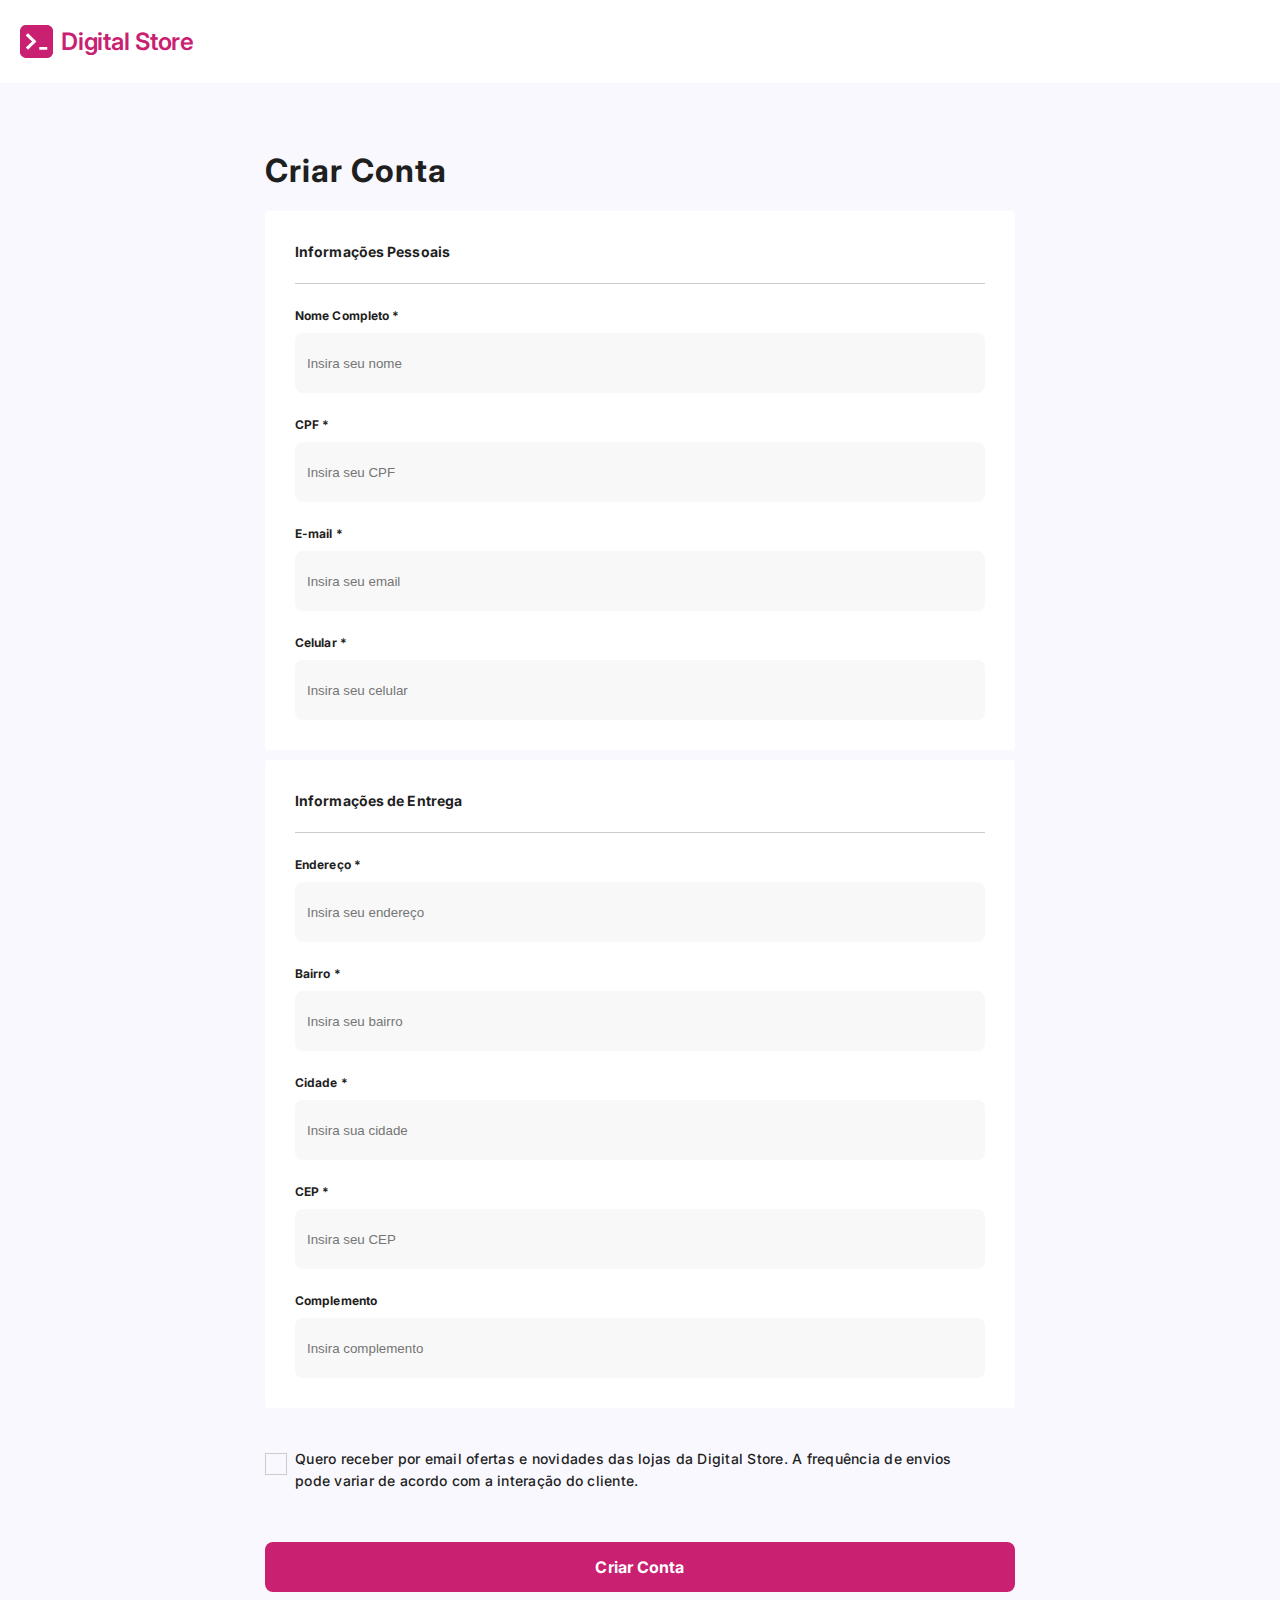
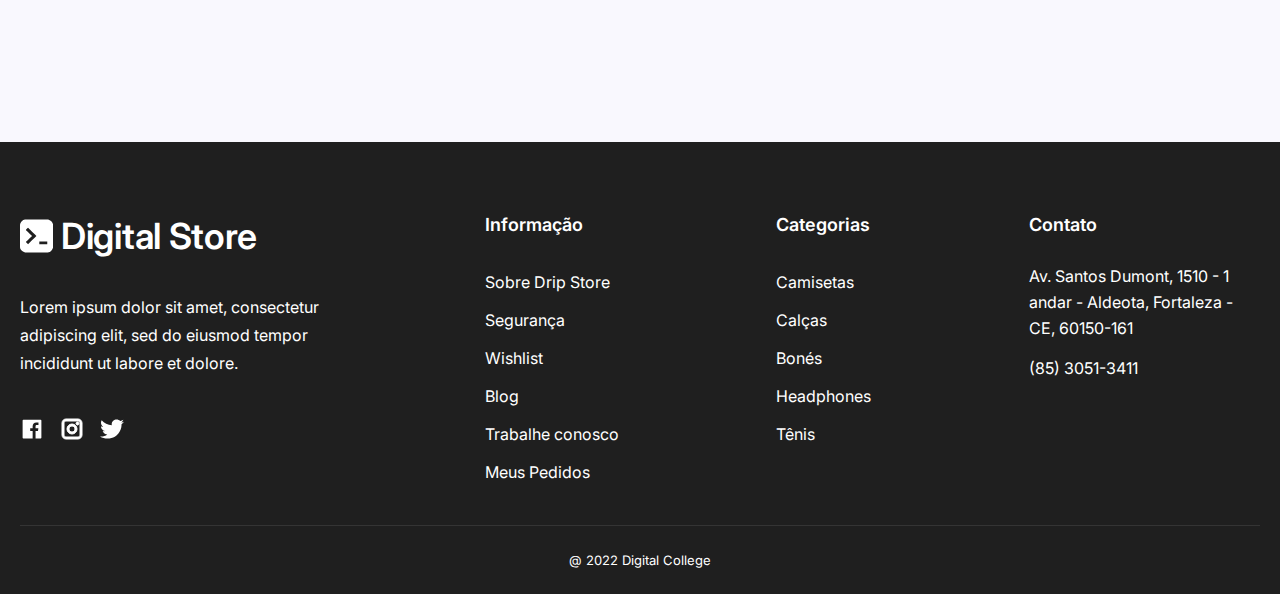
<file: register-inner.html>
<!DOCTYPE html>
<html lang="en">
  <head>
    <meta charset="UTF-8" />
    <meta name="viewport" content="width=device-width, initial-scale=1.0" />
    <!-- General Metagraph -->
    <meta property="og:type" content="website" />
    <meta property="og:title" content="DigitalStore" />
    <meta property="og:url" content="www.digitalstore.com" />
    <meta property="og:image" content="./icons/logo.svg" />
    <meta property="og:description" content="Best shoes store in our city." />
    <!-- Twitter Metagraph -->
    <meta name="twitter:card" content="summary" />
    <meta name="twitter:title" content="DigitalStore" />
    <meta name="twitter:site" content="www.digitalstore.com" />
    <meta name="twitter:description" content="Best shoes store in our city." />
    <meta name="twitter:image" content="./icons/logo.svg" />
    <!-- Icons in browser  -->
    <link
      rel="apple-touch-icon"
      sizes="180x180"
      href="./logo/apple-touch-icon.png"
    />
    <link
      rel="icon"
      type="image/png"
      sizes="32x32"
      href="./logo/favicon-32x32.png"
    />
    <link
      rel="icon"
      type="image/png"
      sizes="16x16"
      href="./logo/favicon-16x16.png"
    />
    <link rel="manifest" href="./logo/site.webmanifest" />
    <!-- MsApp link ! -->
    <meta name="msapplication-TileColor" content="#da532c" />
    <meta name="theme-color" content="#ffffff" />
    <meta name="msapplication-config" content="./logo/browserconfig.xml" />
    <title>Digital Store</title>
    <!-- My styles -->
    <link rel="stylesheet" href="./css/reset.css" />
    <link rel="stylesheet" href="./css/min_css/style.min.css" />
  </head>
  <body>
    <header class="header__login">
      <div class="container">
        <nav class="header__login-nav">
          <a href="./index.html" class="header_logo-link header-logo-login">
            <img
              class="header_logo-img"
              src="./logo/logo.svg"
              alt="Digital Store"
              loading="eager"
            />
            <span class="header_logo-span">Digital Store</span>
          </a>
        </nav>
      </div>
    </header>
    <main class="main">
      <section class="register-inner">
        <div class="container">
          <h1 class="register-inner__title">Criar Conta</h1>
          <div class="register-inner__wrapper">
            <form action="#" class="final__wrapper">
              <div class="final__personal">
                <h2 class="final__personal-title">Informações Pessoais</h2>
                <ul class="final__personal-list">
                  <li class="final__personal-item">
                    <p class="final__personal-text">Nome Completo *</p>
                    <input
                      class="final__personal-input"
                      type="text"
                      placeholder="Insira seu nome"
                    />
                  </li>
                  <li class="final__personal-item">
                    <p class="final__personal-text">CPF *</p>
                    <input
                      class="final__personal-input"
                      type="text"
                      placeholder="Insira seu CPF"
                    />
                  </li>
                  <li class="final__personal-item">
                    <p class="final__personal-text">E-mail *</p>
                    <input
                      class="final__personal-input"
                      type="email"
                      placeholder="Insira seu email"
                    />
                  </li>
                  <li class="final__personal-item">
                    <p class="final__personal-text">Celular *</p>
                    <input
                      class="final__personal-input"
                      type="text"
                      placeholder="Insira seu celular"
                    />
                  </li>
                </ul>
              </div>
              <div class="final__delivery">
                <h2 class="final__delivery-title">Informações de Entrega</h2>
                <ul class="final__delivery-list">
                  <li class="final__delivery-item">
                    <p class="final__delivery-text">Endereço *</p>
                    <input
                      class="final__delivery-input"
                      type="text"
                      placeholder="Insira seu endereço"
                    />
                  </li>
                  <li class="final__delivery-item">
                    <p class="final__delivery-text">Bairro *</p>
                    <input
                      class="final__delivery-input"
                      type="text"
                      placeholder="Insira seu bairro"
                    />
                  </li>
                  <li class="final__delivery-item">
                    <p class="final__delivery-text">Cidade *</p>
                    <input
                      class="final__delivery-input"
                      type="text"
                      placeholder="Insira sua cidade"
                    />
                  </li>
                  <li class="final__delivery-item">
                    <p class="final__delivery-text">CEP *</p>
                    <input
                      class="final__delivery-input"
                      type="text"
                      placeholder="Insira seu CEP"
                    />
                  </li>
                  <li class="final__delivery-item">
                    <p class="final__delivery-text">Complemento</p>
                    <input
                      class="final__delivery-input"
                      type="text"
                      placeholder="Insira complemento"
                    />
                  </li>
                </ul>
              </div>
              <div class="register-inner__subscription">
                <input
                  class="register-inner__checkbox"
                  type="checkbox"
                  id="subscription"
                />
                <label class="register-inner__label" for="subscription"
                  >Quero receber por email ofertas e novidades das lojas da
                  Digital Store. A frequência de envios pode variar de acordo
                  com a interação do cliente.
                  <span class="register-inner__span"
                    ><svg
                      xmlns="http://www.w3.org/2000/svg"
                      width="22"
                      height="22"
                      viewBox="0 0 22 22"
                      fill="none"
                    >
                      <rect
                        x="0.5"
                        y="0.5"
                        width="21"
                        height="21"
                        rx="1.5"
                        fill="#C92071"
                        stroke="#C92071"
                      />
                      <path
                        d="M4.5 11L9 15.5L18 6.5"
                        stroke="white"
                        stroke-width="2"
                        stroke-linecap="round"
                      />
                    </svg>
                  </span>
                </label>
              </div>
              <button class="register-inner__btn">Criar Conta</button>
            </form>
          </div>
        </div>
      </section>
    </main>
    <footer class="footer">
      <div class="container">
        <div class="footer_wrapper">
          <div class="footer_social">
            <div class="footer_social-logo">
              <img
                class="footer_social-logo--img"
                src="./logo/logo-white.svg"
                alt="DigitalStore"
              />
              <span class="footer_social-logo--span">Digital Store</span>
            </div>
            <p class="footer_social-text">
              Lorem ipsum dolor sit amet, consectetur adipiscing elit, sed do
              eiusmod tempor incididunt ut labore et dolore.
            </p>
            <div class="footer_social-wrapper">
              <a class="footer_social-wrapper--links" href="#" target="_blank">
                <span class="footer_social-wrapper--svg"
                  ><svg
                    fill="#ffffff"
                    width="24px"
                    height="24px"
                    viewBox="0 0 1024 1024"
                    xmlns="http://www.w3.org/2000/svg"
                    class="icon"
                    stroke="#ffffff"
                  >
                    <path
                      d="M880 112H144c-17.7 0-32 14.3-32 32v736c0 17.7 14.3 32 32 32h736c17.7 0 32-14.3 32-32V144c0-17.7-14.3-32-32-32zm-92.4 233.5h-63.9c-50.1 0-59.8 23.8-59.8 58.8v77.1h119.6l-15.6 120.7h-104V912H539.2V602.2H434.9V481.4h104.3v-89c0-103.3 63.1-159.6 155.3-159.6 44.2 0 82.1 3.3 93.2 4.8v107.9z"
                    ></path>
                  </svg>
                </span>
              </a>
              <a class="footer_social-wrapper--links" href="#" target="_blank">
                <span class="footer_social-wrapper--svg"
                  ><svg
                    viewBox="0 0 24 24"
                    width="24px"
                    height="24px"
                    fill="none"
                    xmlns="http://www.w3.org/2000/svg"
                    stroke="#ffffff"
                  >
                    <path
                      fill-rule="evenodd"
                      clip-rule="evenodd"
                      d="M2 6C2 3.79086 3.79086 2 6 2H18C20.2091 2 22 3.79086 22 6V18C22 20.2091 20.2091 22 18 22H6C3.79086 22 2 20.2091 2 18V6ZM6 4C4.89543 4 4 4.89543 4 6V18C4 19.1046 4.89543 20 6 20H18C19.1046 20 20 19.1046 20 18V6C20 4.89543 19.1046 4 18 4H6ZM12 9C10.3431 9 9 10.3431 9 12C9 13.6569 10.3431 15 12 15C13.6569 15 15 13.6569 15 12C15 10.3431 13.6569 9 12 9ZM7 12C7 9.23858 9.23858 7 12 7C14.7614 7 17 9.23858 17 12C17 14.7614 14.7614 17 12 17C9.23858 17 7 14.7614 7 12ZM17.5 8C18.3284 8 19 7.32843 19 6.5C19 5.67157 18.3284 5 17.5 5C16.6716 5 16 5.67157 16 6.5C16 7.32843 16.6716 8 17.5 8Z"
                      fill="#ffffff"
                    ></path>
                  </svg>
                </span>
              </a>
              <a class="footer_social-wrapper--links" href="#" target="_blank">
                <span class="footer_social-wrapper--svg"
                  ><svg
                    viewBox="0 -2 20 20"
                    version="1.1"
                    width="24px"
                    height="24px"
                    xmlns="http://www.w3.org/2000/svg"
                    xmlns:xlink="http://www.w3.org/1999/xlink"
                    fill="#000000"
                    stroke="#000000"
                  >
                    <g
                      id="Page-1"
                      stroke="none"
                      stroke-width="1"
                      fill="none"
                      fill-rule="evenodd"
                    >
                      <g
                        id="Dribbble-Light-Preview"
                        transform="translate(-60.000000, -7521.000000)"
                        fill="#ffffff"
                      >
                        <g
                          id="icons"
                          transform="translate(56.000000, 160.000000)"
                        >
                          <path
                            d="M10.29,7377 C17.837,7377 21.965,7370.84365 21.965,7365.50546 C21.965,7365.33021 21.965,7365.15595 21.953,7364.98267 C22.756,7364.41163 23.449,7363.70276 24,7362.8915 C23.252,7363.21837 22.457,7363.433 21.644,7363.52751 C22.5,7363.02244 23.141,7362.2289 23.448,7361.2926 C22.642,7361.76321 21.761,7362.095 20.842,7362.27321 C19.288,7360.64674 16.689,7360.56798 15.036,7362.09796 C13.971,7363.08447 13.518,7364.55538 13.849,7365.95835 C10.55,7365.79492 7.476,7364.261 5.392,7361.73762 C4.303,7363.58363 4.86,7365.94457 6.663,7367.12996 C6.01,7367.11125 5.371,7366.93797 4.8,7366.62489 L4.8,7366.67608 C4.801,7368.5989 6.178,7370.2549 8.092,7370.63591 C7.488,7370.79836 6.854,7370.82199 6.24,7370.70483 C6.777,7372.35099 8.318,7373.47829 10.073,7373.51078 C8.62,7374.63513 6.825,7375.24554 4.977,7375.24358 C4.651,7375.24259 4.325,7375.22388 4,7375.18549 C5.877,7376.37088 8.06,7377 10.29,7376.99705"
                            id="twitter-[#ffffff]"
                          ></path>
                        </g>
                      </g>
                    </g>
                  </svg>
                </span>
              </a>
            </div>
          </div>
          <div class="footer_info">
            <p class="footer_info-name">Informação</p>
            <ul class="footer_info-list">
              <li>
                <a class="footer_info-list--links" href="#" target="_blank"
                  >Sobre Drip Store</a
                >
              </li>
              <li>
                <a class="footer_info-list--links" href="#" target="_blank"
                  >Segurança</a
                >
              </li>
              <li>
                <a class="footer_info-list--links" href="#" target="_blank"
                  >Wishlist</a
                >
              </li>
              <li>
                <a class="footer_info-list--links" href="#" target="_blank"
                  >Blog</a
                >
              </li>
              <li>
                <a class="footer_info-list--links" href="#" target="_blank"
                  >Trabalhe conosco</a
                >
              </li>
              <li>
                <a class="footer_info-list--links" href="#" target="_blank"
                  >Meus Pedidos</a
                >
              </li>
            </ul>
          </div>
          <div class="footer_category">
            <p class="footer_category-name">Categorias</p>
            <ul class="footer_category-list">
              <li>
                <a class="footer_category-list--links" href="#" target="_blank"
                  >Camisetas</a
                >
              </li>
              <li>
                <a class="footer_category-list--links" href="#" target="_blank"
                  >Calças</a
                >
              </li>
              <li>
                <a class="footer_category-list--links" href="#" target="_blank"
                  >Bonés</a
                >
              </li>
              <li>
                <a class="footer_category-list--links" href="#" target="_blank"
                  >Headphones</a
                >
              </li>
              <li>
                <a class="footer_category-list--links" href="#" target="_blank"
                  >Tênis</a
                >
              </li>
            </ul>
          </div>
          <div class="footer_contacts">
            <p class="footer_contacts-name">Contato</p>
            <p class="footer_contacts-address">
              Av. Santos Dumont, 1510 - 1 andar - Aldeota, Fortaleza - CE,
              60150-161
            </p>
            <p class="footer_contacts-phone">(85) 3051-3411</p>
          </div>
        </div>
        <p class="footer_copyrights">@ 2022 Digital College</p>
      </div>
    </footer>
  </body>
</html>
</file>
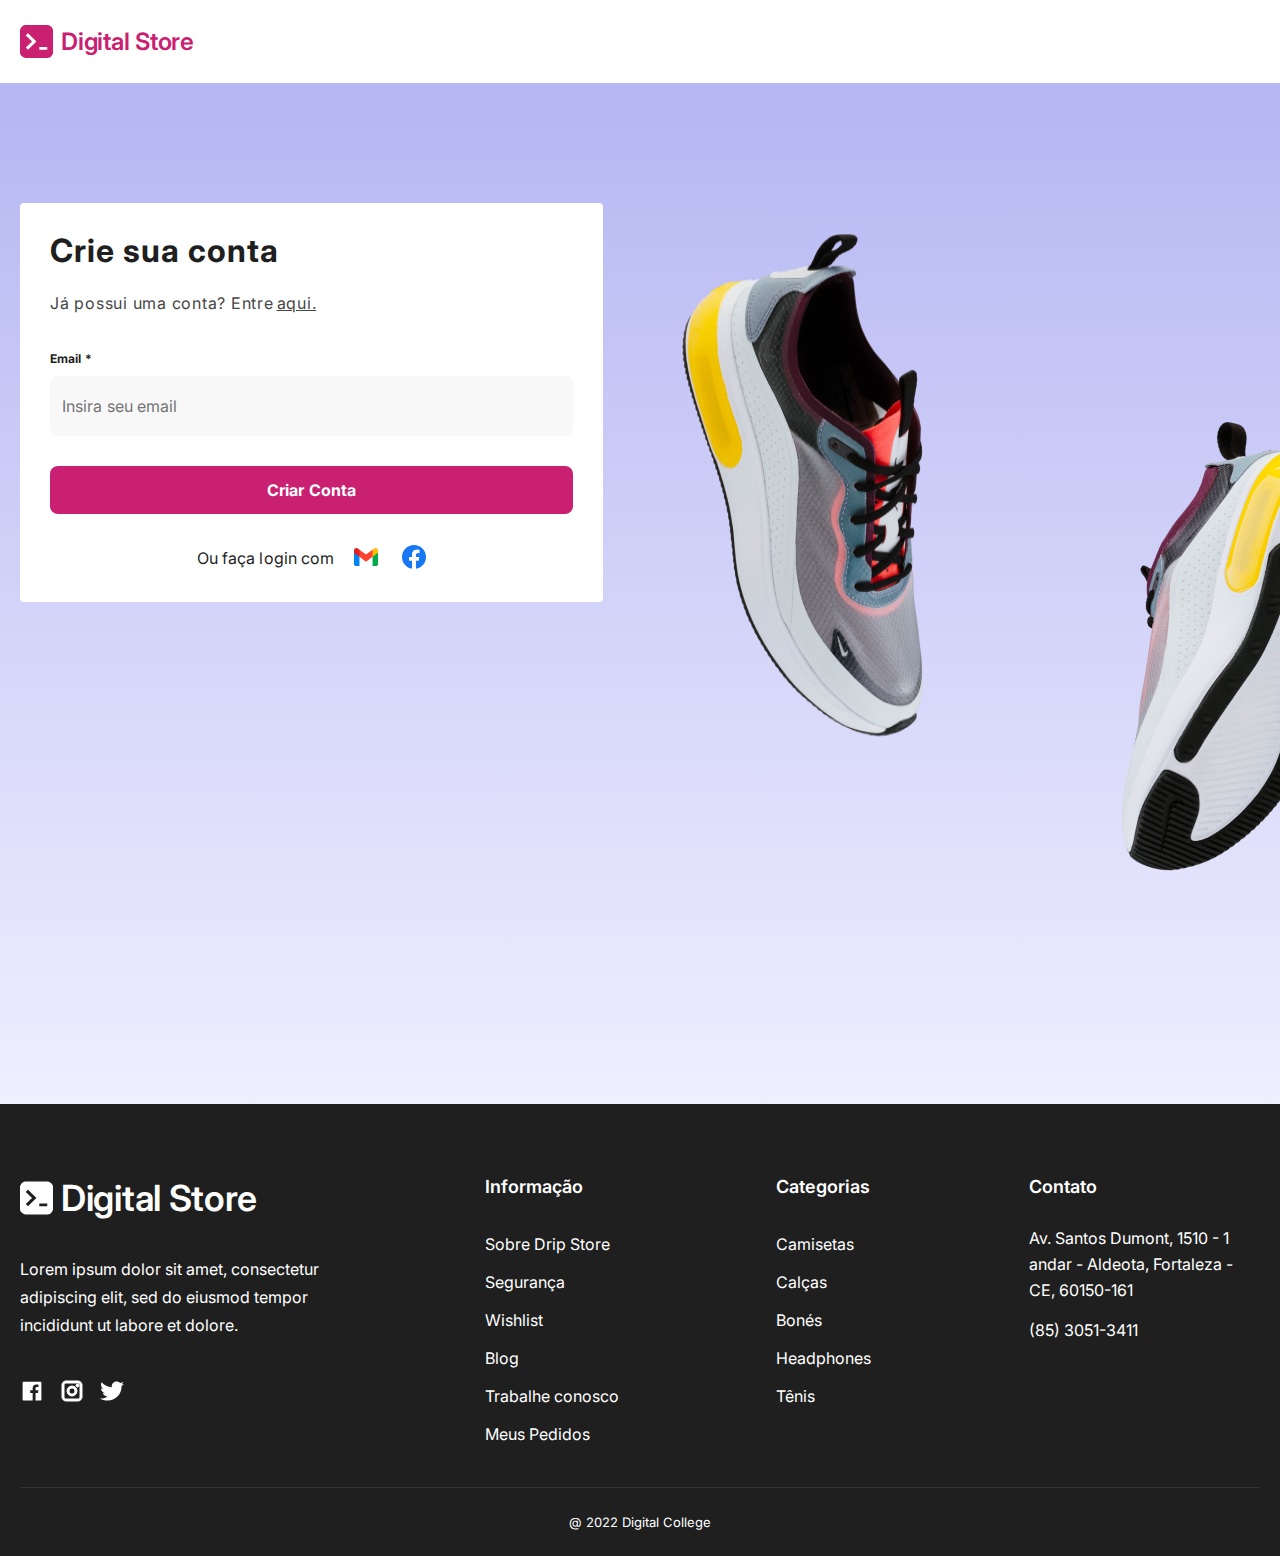
<file: register.html>
<!DOCTYPE html>
<html lang="en">
  <head>
    <meta charset="UTF-8" />
    <meta name="viewport" content="width=device-width, initial-scale=1.0" />
    <!-- General Metagraph -->
    <meta property="og:type" content="website" />
    <meta property="og:title" content="DigitalStore" />
    <meta property="og:url" content="www.digitalstore.com" />
    <meta property="og:image" content="./icons/logo.svg" />
    <meta property="og:description" content="Best shoes store in our city." />
    <!-- Twitter Metagraph -->
    <meta name="twitter:card" content="summary" />
    <meta name="twitter:title" content="DigitalStore" />
    <meta name="twitter:site" content="www.digitalstore.com" />
    <meta name="twitter:description" content="Best shoes store in our city." />
    <meta name="twitter:image" content="./icons/logo.svg" />
    <!-- Icons in browser  -->
    <link
      rel="apple-touch-icon"
      sizes="180x180"
      href="./logo/apple-touch-icon.png"
    />
    <link
      rel="icon"
      type="image/png"
      sizes="32x32"
      href="./logo/favicon-32x32.png"
    />
    <link
      rel="icon"
      type="image/png"
      sizes="16x16"
      href="./logo/favicon-16x16.png"
    />
    <link rel="manifest" href="./logo/site.webmanifest" />
    <!-- MsApp link ! -->
    <meta name="msapplication-TileColor" content="#da532c" />
    <meta name="theme-color" content="#ffffff" />
    <meta name="msapplication-config" content="./logo/browserconfig.xml" />
    <title>Digital Store</title>
    <!-- My styles -->
    <link rel="stylesheet" href="./css/reset.css" />
    <link rel="stylesheet" href="./css/min_css/style.min.css" />
  </head>
  <body>
    <header class="header__login">
      <div class="container">
        <nav class="header__login-nav">
          <a href="./index.html" class="header_logo-link header-logo-login">
            <img
              class="header_logo-img"
              src="./logo/logo.svg"
              alt="Digital Store"
              loading="eager"
            />
            <span class="header_logo-span">Digital Store</span>
          </a>
        </nav>
      </div>
    </header>
    <main class="main">
      <section class="login">
        <div class="container">
          <div class="login__wrapper">
            <form action="#" class="login__content">
              <div class="login__check">
                <h1 class="login__title">Crie sua conta</h1>
                <div class="login__register">
                  <p class="login__register-text">Já possui uma conta? Entre</p>
                  <a class="login__register-link" href="./register.html"
                    >aqui.</a
                  >
                </div>
              </div>
              <div class="login__data">
                <ul class="login__list">
                  <li class="login__item">
                    <p class="login__item-title">Email *</p>
                    <input
                      type="email"
                      class="login__input"
                      placeholder="Insira seu email"
                    />
                  </li>
                </ul>
              </div>
              <div class="login__access">
                <a class="login__btn" href="./register-inner.html"
                  >Criar Conta</a
                >
              </div>
              <div class="login__another">
                <p class="login__another-text">Ou faça login com</p>
                <div class="login__platforms">
                  <btn class="login__platforms-svg">
                    <svg
                      xmlns="http://www.w3.org/2000/svg"
                      width="24"
                      height="18"
                      viewBox="0 0 24 18"
                      fill="none"
                    >
                      <path
                        d="M1.63636 18.0022H5.45456V8.72949L2.95434 4.36365L0 4.63857V16.3659C0 17.2699 0.732281 18.0022 1.63636 18.0022Z"
                        fill="#0085F7"
                      />
                      <path
                        d="M18.5447 18.0022H22.3629C23.267 18.0022 23.9992 17.2699 23.9992 16.3659V4.63857L21.0492 4.36365L18.5447 8.72949V18.0022H18.5447Z"
                        fill="#00A94B"
                      />
                      <path
                        d="M18.5453 1.63856L16.3025 5.91839L18.5453 8.72948L23.9999 4.63856V2.45676C23.9999 0.434483 21.6912 -0.720517 20.0726 0.493124L18.5453 1.63856Z"
                        fill="#FFBC00"
                      />
                      <path
                        fill-rule="evenodd"
                        clip-rule="evenodd"
                        d="M5.45407 8.72948L3.31689 4.21494L5.45407 1.63855L11.9995 6.54763L18.5449 1.63855V8.72948L11.9995 13.6386L5.45407 8.72948Z"
                        fill="#FF4131"
                      />
                      <path
                        d="M0 2.45676V4.63856L5.45456 8.72948V1.63856L3.92728 0.493124C2.30864 -0.720517 0 0.434483 0 2.45676H0Z"
                        fill="#E51C19"
                      />
                    </svg>
                  </btn>
                  <btn class="login__platforms-svg">
                    <svg
                      xmlns="http://www.w3.org/2000/svg"
                      width="24"
                      height="24"
                      viewBox="0 0 24 24"
                      fill="none"
                    >
                      <g clip-path="url(#clip0_476_2915)">
                        <path
                          d="M24 12C24 5.37258 18.6274 0 12 0C5.37258 0 0 5.37258 0 12C0 17.9895 4.3882 22.954 10.125 23.8542V15.4688H7.07812V12H10.125V9.35625C10.125 6.34875 11.9166 4.6875 14.6576 4.6875C15.9701 4.6875 17.3438 4.92188 17.3438 4.92188V7.875H15.8306C14.34 7.875 13.875 8.80008 13.875 9.75V12H17.2031L16.6711 15.4688H13.875V23.8542C19.6118 22.954 24 17.9895 24 12Z"
                          fill="#1877F2"
                        />
                        <path
                          d="M16.6711 15.4688L17.2031 12H13.875V9.75C13.875 8.80102 14.34 7.875 15.8306 7.875H17.3438V4.92188C17.3438 4.92188 15.9705 4.6875 14.6576 4.6875C11.9166 4.6875 10.125 6.34875 10.125 9.35625V12H7.07812V15.4688H10.125V23.8542C11.3674 24.0486 12.6326 24.0486 13.875 23.8542V15.4688H16.6711Z"
                          fill="white"
                        />
                      </g>
                      <defs>
                        <clipPath id="clip0_476_2915">
                          <rect width="24" height="24" fill="white" />
                        </clipPath>
                      </defs>
                    </svg>
                  </btn>
                </div>
              </div>
            </form>
            <div class="login__box">
              <img
                class="login__box-img login__box-img-left"
                src="./img/login-melvin1.png"
                alt="Adidas Melvin"
                loading="eager"
              />
              <img
                class="login__box-img login__box-img-right"
                src="./img/login-melvin2.png"
                alt="Adidas Melvin"
                loading="eager"
              />
            </div>
          </div>
        </div>
      </section>
    </main>
    <footer class="footer">
      <div class="container">
        <div class="footer_wrapper">
          <div class="footer_social">
            <div class="footer_social-logo">
              <img
                class="footer_social-logo--img"
                src="./logo/logo-white.svg"
                alt="DigitalStore"
              />
              <span class="footer_social-logo--span">Digital Store</span>
            </div>
            <p class="footer_social-text">
              Lorem ipsum dolor sit amet, consectetur adipiscing elit, sed do
              eiusmod tempor incididunt ut labore et dolore.
            </p>
            <div class="footer_social-wrapper">
              <a class="footer_social-wrapper--links" href="#" target="_blank">
                <span class="footer_social-wrapper--svg"
                  ><svg
                    fill="#ffffff"
                    width="24px"
                    height="24px"
                    viewBox="0 0 1024 1024"
                    xmlns="http://www.w3.org/2000/svg"
                    class="icon"
                    stroke="#ffffff"
                  >
                    <path
                      d="M880 112H144c-17.7 0-32 14.3-32 32v736c0 17.7 14.3 32 32 32h736c17.7 0 32-14.3 32-32V144c0-17.7-14.3-32-32-32zm-92.4 233.5h-63.9c-50.1 0-59.8 23.8-59.8 58.8v77.1h119.6l-15.6 120.7h-104V912H539.2V602.2H434.9V481.4h104.3v-89c0-103.3 63.1-159.6 155.3-159.6 44.2 0 82.1 3.3 93.2 4.8v107.9z"
                    ></path>
                  </svg>
                </span>
              </a>
              <a class="footer_social-wrapper--links" href="#" target="_blank">
                <span class="footer_social-wrapper--svg"
                  ><svg
                    viewBox="0 0 24 24"
                    width="24px"
                    height="24px"
                    fill="none"
                    xmlns="http://www.w3.org/2000/svg"
                    stroke="#ffffff"
                  >
                    <path
                      fill-rule="evenodd"
                      clip-rule="evenodd"
                      d="M2 6C2 3.79086 3.79086 2 6 2H18C20.2091 2 22 3.79086 22 6V18C22 20.2091 20.2091 22 18 22H6C3.79086 22 2 20.2091 2 18V6ZM6 4C4.89543 4 4 4.89543 4 6V18C4 19.1046 4.89543 20 6 20H18C19.1046 20 20 19.1046 20 18V6C20 4.89543 19.1046 4 18 4H6ZM12 9C10.3431 9 9 10.3431 9 12C9 13.6569 10.3431 15 12 15C13.6569 15 15 13.6569 15 12C15 10.3431 13.6569 9 12 9ZM7 12C7 9.23858 9.23858 7 12 7C14.7614 7 17 9.23858 17 12C17 14.7614 14.7614 17 12 17C9.23858 17 7 14.7614 7 12ZM17.5 8C18.3284 8 19 7.32843 19 6.5C19 5.67157 18.3284 5 17.5 5C16.6716 5 16 5.67157 16 6.5C16 7.32843 16.6716 8 17.5 8Z"
                      fill="#ffffff"
                    ></path>
                  </svg>
                </span>
              </a>
              <a class="footer_social-wrapper--links" href="#" target="_blank">
                <span class="footer_social-wrapper--svg"
                  ><svg
                    viewBox="0 -2 20 20"
                    version="1.1"
                    width="24px"
                    height="24px"
                    xmlns="http://www.w3.org/2000/svg"
                    xmlns:xlink="http://www.w3.org/1999/xlink"
                    fill="#000000"
                    stroke="#000000"
                  >
                    <g
                      id="Page-1"
                      stroke="none"
                      stroke-width="1"
                      fill="none"
                      fill-rule="evenodd"
                    >
                      <g
                        id="Dribbble-Light-Preview"
                        transform="translate(-60.000000, -7521.000000)"
                        fill="#ffffff"
                      >
                        <g
                          id="icons"
                          transform="translate(56.000000, 160.000000)"
                        >
                          <path
                            d="M10.29,7377 C17.837,7377 21.965,7370.84365 21.965,7365.50546 C21.965,7365.33021 21.965,7365.15595 21.953,7364.98267 C22.756,7364.41163 23.449,7363.70276 24,7362.8915 C23.252,7363.21837 22.457,7363.433 21.644,7363.52751 C22.5,7363.02244 23.141,7362.2289 23.448,7361.2926 C22.642,7361.76321 21.761,7362.095 20.842,7362.27321 C19.288,7360.64674 16.689,7360.56798 15.036,7362.09796 C13.971,7363.08447 13.518,7364.55538 13.849,7365.95835 C10.55,7365.79492 7.476,7364.261 5.392,7361.73762 C4.303,7363.58363 4.86,7365.94457 6.663,7367.12996 C6.01,7367.11125 5.371,7366.93797 4.8,7366.62489 L4.8,7366.67608 C4.801,7368.5989 6.178,7370.2549 8.092,7370.63591 C7.488,7370.79836 6.854,7370.82199 6.24,7370.70483 C6.777,7372.35099 8.318,7373.47829 10.073,7373.51078 C8.62,7374.63513 6.825,7375.24554 4.977,7375.24358 C4.651,7375.24259 4.325,7375.22388 4,7375.18549 C5.877,7376.37088 8.06,7377 10.29,7376.99705"
                            id="twitter-[#ffffff]"
                          ></path>
                        </g>
                      </g>
                    </g>
                  </svg>
                </span>
              </a>
            </div>
          </div>
          <div class="footer_info">
            <p class="footer_info-name">Informação</p>
            <ul class="footer_info-list">
              <li>
                <a class="footer_info-list--links" href="#" target="_blank"
                  >Sobre Drip Store</a
                >
              </li>
              <li>
                <a class="footer_info-list--links" href="#" target="_blank"
                  >Segurança</a
                >
              </li>
              <li>
                <a class="footer_info-list--links" href="#" target="_blank"
                  >Wishlist</a
                >
              </li>
              <li>
                <a class="footer_info-list--links" href="#" target="_blank"
                  >Blog</a
                >
              </li>
              <li>
                <a class="footer_info-list--links" href="#" target="_blank"
                  >Trabalhe conosco</a
                >
              </li>
              <li>
                <a class="footer_info-list--links" href="#" target="_blank"
                  >Meus Pedidos</a
                >
              </li>
            </ul>
          </div>
          <div class="footer_category">
            <p class="footer_category-name">Categorias</p>
            <ul class="footer_category-list">
              <li>
                <a class="footer_category-list--links" href="#" target="_blank"
                  >Camisetas</a
                >
              </li>
              <li>
                <a class="footer_category-list--links" href="#" target="_blank"
                  >Calças</a
                >
              </li>
              <li>
                <a class="footer_category-list--links" href="#" target="_blank"
                  >Bonés</a
                >
              </li>
              <li>
                <a class="footer_category-list--links" href="#" target="_blank"
                  >Headphones</a
                >
              </li>
              <li>
                <a class="footer_category-list--links" href="#" target="_blank"
                  >Tênis</a
                >
              </li>
            </ul>
          </div>
          <div class="footer_contacts">
            <p class="footer_contacts-name">Contato</p>
            <p class="footer_contacts-address">
              Av. Santos Dumont, 1510 - 1 andar - Aldeota, Fortaleza - CE,
              60150-161
            </p>
            <p class="footer_contacts-phone">(85) 3051-3411</p>
          </div>
        </div>
        <p class="footer_copyrights">@ 2022 Digital College</p>
      </div>
    </footer>
  </body>
</html>
</file>
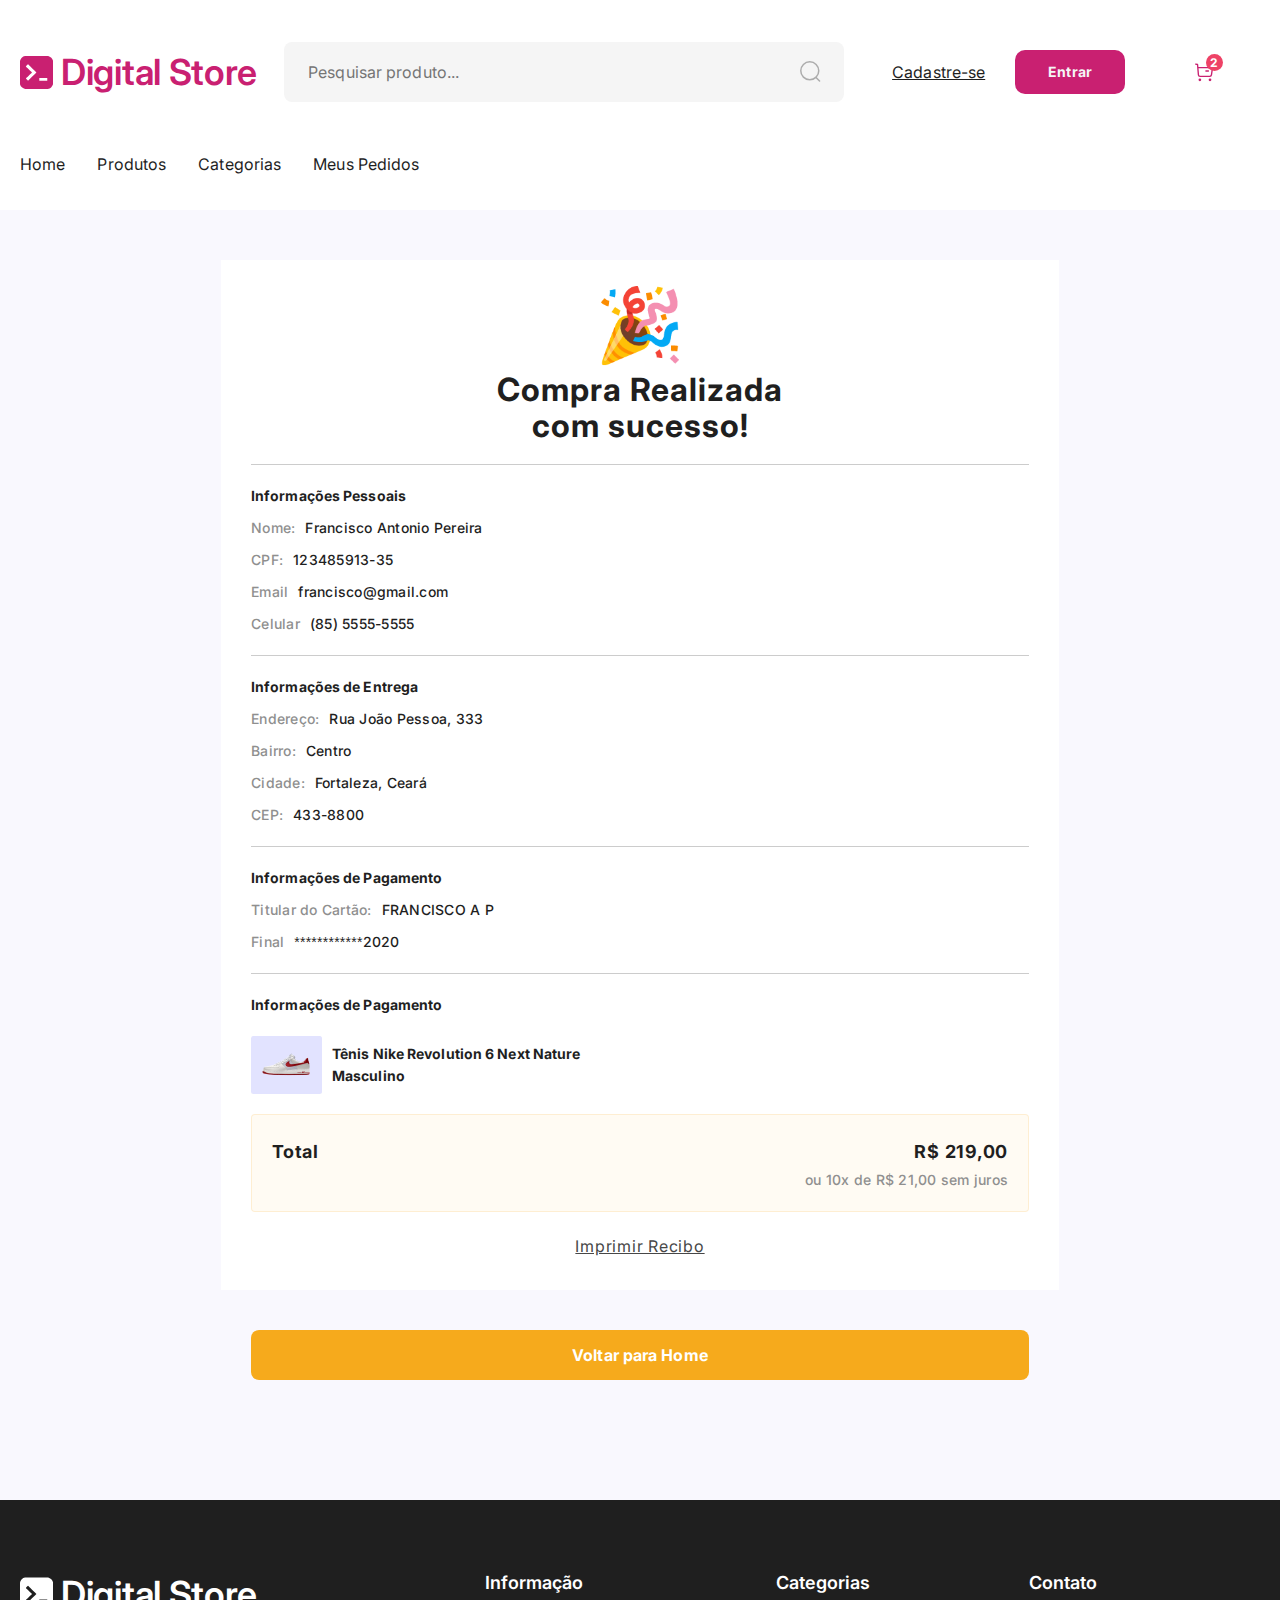
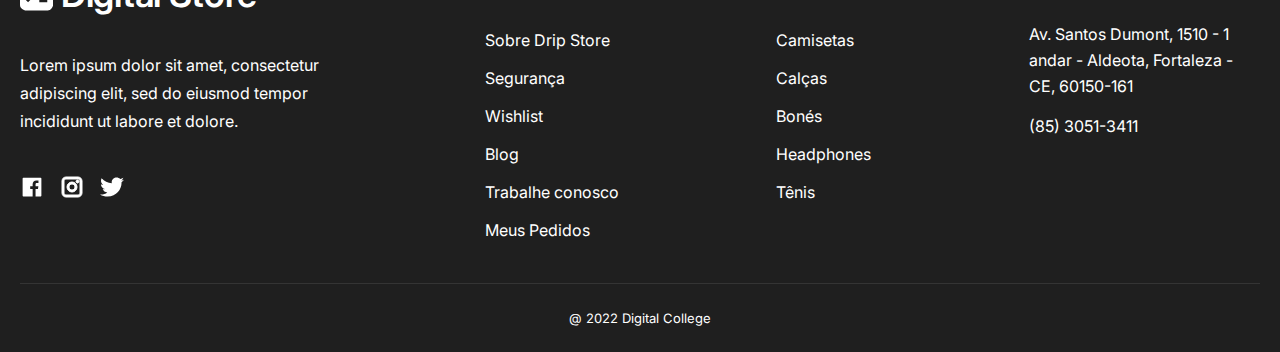
<file: success.html>
<!DOCTYPE html>
<html lang="en">
  <head>
    <meta charset="UTF-8" />
    <meta name="viewport" content="width=device-width, initial-scale=1.0" />
    <!-- General Metagraph -->
    <meta property="og:type" content="website" />
    <meta property="og:title" content="DigitalStore" />
    <meta property="og:url" content="www.digitalstore.com" />
    <meta property="og:image" content="./icons/logo.svg" />
    <meta property="og:description" content="Best shoes store in our city." />
    <!-- Twitter Metagraph -->
    <meta name="twitter:card" content="summary" />
    <meta name="twitter:title" content="DigitalStore" />
    <meta name="twitter:site" content="www.digitalstore.com" />
    <meta name="twitter:description" content="Best shoes store in our city." />
    <meta name="twitter:image" content="./icons/logo.svg" />
    <!-- Icons in browser  -->
    <link
      rel="apple-touch-icon"
      sizes="180x180"
      href="./logo/apple-touch-icon.png"
    />
    <link
      rel="icon"
      type="image/png"
      sizes="32x32"
      href="./logo/favicon-32x32.png"
    />
    <link
      rel="icon"
      type="image/png"
      sizes="16x16"
      href="./logo/favicon-16x16.png"
    />
    <link rel="manifest" href="./logo/site.webmanifest" />
    <!-- MsApp link ! -->
    <meta name="msapplication-TileColor" content="#da532c" />
    <meta name="theme-color" content="#ffffff" />
    <meta name="msapplication-config" content="./logo/browserconfig.xml" />
    <title>Digital Store</title>
    <!-- Swiper cdn -->
    <link
      rel="stylesheet"
      href="https://cdn.jsdelivr.net/npm/swiper@11/swiper-bundle.min.css"
    />
    <script
      defer
      src="https://cdn.jsdelivr.net/npm/swiper@11/swiper-bundle.min.js"
    ></script>
    <!-- My scripts -->
    <script defer src="./js/burger-mobile.js"></script>
    <script defer src="./js/nav-links-active.js"></script>
    <script defer src="./js/search-mobile.js"></script>
    <script defer src="./js/cart.js"></script>
    <!-- My styles -->
    <link rel="stylesheet" href="./css/reset.css" />
    <link rel="stylesheet" href="./css/min_css/style.min.css" />
  </head>
  <body>
    <header class="header">
      <div class="container">
        <div class="header_wrapper">
          <div class="header_logo">
            <a href="./index.html" class="header_logo-link">
              <img
                class="header_logo-img"
                src="./logo/logo.svg"
                alt="Digital Store"
                loading="eager"
              />
              <span class="header_logo-span">Digital Store</span>
            </a>
          </div>
          <div class="header_search">
            <input
              class="header_search-input"
              type="text"
              placeholder="Pesquisar produto..."
            />
            <button class="header_search-btn">
              <svg
                width="24"
                height="24"
                viewBox="0 0 24 24"
                fill="none"
                xmlns="http://www.w3.org/2000/svg"
              >
                <g opacity="0.5">
                  <circle
                    cx="11.7666"
                    cy="11.7666"
                    r="8.98856"
                    stroke="#666666"
                    stroke-width="1.5"
                    stroke-linecap="round"
                    stroke-linejoin="round"
                  />
                  <path
                    d="M18.0183 18.4852L21.5423 22.0001"
                    stroke="#666666"
                    stroke-width="1.5"
                    stroke-linecap="round"
                    stroke-linejoin="round"
                  />
                </g>
              </svg>
            </button>
          </div>
          <div class="header_profile">
            <btn class="header_profile-register">Cadastre-se</btn>
            <btn
              class="header_profile-login"
              onclick="window.open('login.html', '_blank')"
              >Entrar</btn
            >
            <btn class="header_cart">
              <p class="header_cart-amount">2</p>
              <img
                class="header_cart-img"
                src="./icons/cart.svg"
                alt="cart"
                loading="eager"
              />
            </btn>
            <div class="header__cart-desktop">
              <p class="header__cart-title">Meu Carrinho</p>
              <div class="header__cart-wrapper">
                <div class="header__cart-box">
                  <img
                    class="header__cart-img"
                    src="./img/order-img-mobile.png"
                    alt="Nike Revolution"
                    loading="lazy"
                  />
                  <div class="header__cart-content">
                    <p class="header__cart-content-title">
                      Tênis Nike Revolution 6 Next Nature Masculino
                    </p>
                    <div class="header__cart-block">
                      <p class="header__cart-block--actual">R$ 219,00</p>
                      <p class="header__cart-block--old">R$ 219,00</p>
                    </div>
                  </div>
                </div>
                <div class="header__cart-box">
                  <img
                    class="header__cart-img"
                    src="./img/order-img-mobile.png"
                    alt="Nike Revolution"
                    loading="lazy"
                  />
                  <div class="header__cart-content">
                    <p class="header__cart-content-title">
                      Tênis Nike Revolution 6 Next Nature Masculino
                    </p>
                    <div class="header__cart-block">
                      <p class="header__cart-block--actual">R$ 219,00</p>
                      <p class="header__cart-block--old">R$ 219,00</p>
                    </div>
                  </div>
                </div>
              </div>
              <ul class="header__cart-total">
                <li class="header__cart-total--item">
                  <p class="header__cart-total-text">Valor total:</p>
                  <p class="header__cart-total-amount">R$ 219,00</p>
                </li>
                <li class="header__cart-total--item">
                  <button class="header__cart-total--remove">Esvaziar</button>
                  <button
                    class="header__cart-total--check"
                    onclick="window.open('nike-cart.html', '_blank')"
                  >
                    Ver Carrinho
                  </button>
                </li>
              </ul>
            </div>
          </div>
        </div>
        <div class="header_wrapper header_wrapper-tablet">
          <div class="header_logo">
            <a href="./index.html" class="header_logo-link">
              <img
                class="header_logo-img"
                src="./logo/logo.svg"
                alt="Digital Store"
                loading="eager"
              />
              <span class="header_logo-span">Digital Store</span>
            </a>
            <div class="header_profile">
              <btn class="header_profile-register">Cadastre-se</btn>
              <btn
                class="header_profile-login"
                onclick="window.open('login.html', '_blank')"
                >Entrar</btn
              >
              <btn class="header_cart-tablet">
                <p class="header_cart-amount">2</p>
                <img
                  class="header_cart-img"
                  src="./icons/cart.svg"
                  alt="cart"
                  loading="eager"
                />
              </btn>
              <div class="header__cart-tablet">
                <p class="header__cart-title">Meu Carrinho</p>
                <div class="header__cart-wrapper">
                  <div class="header__cart-box">
                    <img
                      class="header__cart-img"
                      src="./img/order-img-mobile.png"
                      alt="Nike Revolution"
                      loading="lazy"
                    />
                    <div class="header__cart-content">
                      <p class="header__cart-content-title">
                        Tênis Nike Revolution 6 Next Nature Masculino
                      </p>
                      <div class="header__cart-block">
                        <p class="header__cart-block--actual">R$ 219,00</p>
                        <p class="header__cart-block--old">R$ 219,00</p>
                      </div>
                    </div>
                  </div>
                  <div class="header__cart-box">
                    <img
                      class="header__cart-img"
                      src="./img/order-img-mobile.png"
                      alt="Nike Revolution"
                      loading="lazy"
                    />
                    <div class="header__cart-content">
                      <p class="header__cart-content-title">
                        Tênis Nike Revolution 6 Next Nature Masculino
                      </p>
                      <div class="header__cart-block">
                        <p class="header__cart-block--actual">R$ 219,00</p>
                        <p class="header__cart-block--old">R$ 219,00</p>
                      </div>
                    </div>
                  </div>
                </div>
                <ul class="header__cart-total">
                  <li class="header__cart-total--item">
                    <p class="header__cart-total-text">Valor total:</p>
                    <p class="header__cart-total-amount">R$ 219,00</p>
                  </li>
                  <li class="header__cart-total--item">
                    <button class="header__cart-total--remove">Esvaziar</button>
                    <button
                      class="header__cart-total--check"
                      onclick="window.open('nike-cart.html', '_blank')"
                    >
                      Ver Carrinho
                    </button>
                  </li>
                </ul>
              </div>
            </div>
          </div>

          <div class="header_search">
            <input
              class="header_search-input"
              type="text"
              placeholder="Pesquisar produto..."
            />
            <button class="header_search-btn">
              <svg
                width="24"
                height="24"
                viewBox="0 0 24 24"
                fill="none"
                xmlns="http://www.w3.org/2000/svg"
              >
                <g opacity="0.5">
                  <circle
                    cx="11.7666"
                    cy="11.7666"
                    r="8.98856"
                    stroke="#666666"
                    stroke-width="1.5"
                    stroke-linecap="round"
                    stroke-linejoin="round"
                  />
                  <path
                    d="M18.0183 18.4852L21.5423 22.0001"
                    stroke="#666666"
                    stroke-width="1.5"
                    stroke-linecap="round"
                    stroke-linejoin="round"
                  />
                </g>
              </svg>
            </button>
          </div>
        </div>
        <nav class="header_nav">
          <ul class="header_nav-list">
            <li>
              <a href="./index.html" class="header_nav-links">Home</a>
            </li>
            <li>
              <a href="./products.html" class="header_nav-links">Produtos</a>
            </li>
            <li><a href="#" class="header_nav-links">Categorias</a></li>
            <li><a href="#" class="header_nav-links">Meus Pedidos</a></li>
          </ul>
        </nav>
        <div class="header_mobile">
          <div class="header_mobile-content">
            <div class="header_mobile-burger">
              <span id="bar-1"></span>
              <span id="bar-2"></span>
              <span id="bar-3"></span>
            </div>
            <div class="header_mobile-wrapper">
              <a class="header_mobile-wrapper--logo" href="./index.html">
                <img
                  class="header_mobile-wrapper--img"
                  src="./logo/logo.svg"
                  alt="Digital Store Logo"
                />
                <span class="header_mobile-wrapper--span">Digital Store</span>
              </a>
            </div>
            <div class="header_mobile-cart">
              <button class="header_mobile-cart--btn">
                <svg
                  width="20"
                  height="20"
                  viewBox="0 0 20 20"
                  fill="none"
                  xmlns="http://www.w3.org/2000/svg"
                >
                  <circle
                    cx="9.80547"
                    cy="9.80553"
                    r="7.49047"
                    stroke="#CCCCCC"
                    stroke-width="1.5"
                    stroke-linecap="round"
                    stroke-linejoin="round"
                  />
                  <path
                    d="M15.0153 15.4043L17.9519 18.3334"
                    stroke="#CCCCCC"
                    stroke-width="1.5"
                    stroke-linecap="round"
                    stroke-linejoin="round"
                  />
                </svg>
              </button>
              <btn class="header_cart-mobile">
                <p class="header_cart-amount">2</p>
                <img
                  class="header_cart-img"
                  src="./icons/cart.svg"
                  alt="cart"
                  loading="eager"
                />
              </btn>
            </div>
            <div class="header__cart-mobile">
              <p class="header__cart-title">Meu Carrinho</p>
              <div class="header__cart-wrapper">
                <div class="header__cart-box">
                  <img
                    class="header__cart-img"
                    src="./img/order-img-mobile.png"
                    alt="Nike Revolution"
                    loading="lazy"
                  />
                  <div class="header__cart-content">
                    <p class="header__cart-content-title">
                      Tênis Nike Revolution 6 Next Nature Masculino
                    </p>
                    <div class="header__cart-block">
                      <p class="header__cart-block--actual">R$ 219,00</p>
                      <p class="header__cart-block--old">R$ 219,00</p>
                    </div>
                  </div>
                </div>
                <div class="header__cart-box">
                  <img
                    class="header__cart-img"
                    src="./img/order-img-mobile.png"
                    alt="Nike Revolution"
                    loading="lazy"
                  />
                  <div class="header__cart-content">
                    <p class="header__cart-content-title">
                      Tênis Nike Revolution 6 Next Nature Masculino
                    </p>
                    <div class="header__cart-block">
                      <p class="header__cart-block--actual">R$ 219,00</p>
                      <p class="header__cart-block--old">R$ 219,00</p>
                    </div>
                  </div>
                </div>
              </div>
              <ul class="header__cart-total">
                <li class="header__cart-total--item">
                  <p class="header__cart-total-text">Valor total:</p>
                  <p class="header__cart-total-amount">R$ 219,00</p>
                </li>
                <li class="header__cart-total--item">
                  <button class="header__cart-total--remove">Esvaziar</button>
                  <button
                    class="header__cart-total--check"
                    onclick="window.open('nike-cart.html', '_blank')"
                  >
                    Ver Carrinho
                  </button>
                </li>
              </ul>
            </div>
          </div>
          <div class="header_mobile-search">
            <input
              class="header_mobile-search--input"
              type="text"
              placeholder="Pesquisar produto..."
            />
            <button class="header_mobile-search--btn">
              <svg
                width="20"
                height="20"
                viewBox="0 0 20 20"
                fill="none"
                xmlns="http://www.w3.org/2000/svg"
              >
                <circle
                  cx="9.80547"
                  cy="9.80553"
                  r="7.49047"
                  stroke="#CCCCCC"
                  stroke-width="1.5"
                  stroke-linecap="round"
                  stroke-linejoin="round"
                />
                <path
                  d="M15.0153 15.4043L17.9519 18.3334"
                  stroke="#CCCCCC"
                  stroke-width="1.5"
                  stroke-linecap="round"
                  stroke-linejoin="round"
                />
              </svg>
            </button>
          </div>
          <nav class="header_mobile-nav">
            <div class="header_mobile-nav--wrapper">
              <p class="header_mobile-nav--text">Páginas</p>
              <ul class="header_mobile-nav--list">
                <li class="header_mobile-nav--item">
                  <a class="header_mobile-nav--links" href="./index.html"
                    >Home</a
                  >
                </li>
                <li class="header_mobile-nav--item">
                  <a class="header_mobile-nav--links" href="./products.html"
                    >Produtos</a
                  >
                </li>
                <li class="header_mobile-nav--item">
                  <a class="header_mobile-nav--links" href="#">Categorias</a>
                </li>
                <li class="header_mobile-nav--item">
                  <a class="header_mobile-nav--links" href="#">Meus Pedidos</a>
                </li>
              </ul>
            </div>
            <div class="header_mobile-nav--content">
              <button class="header_mobile-nav--login">Entrar</button>
              <button class="header_mobile-nav--register">Cadastre-se</button>
            </div>
          </nav>
        </div>
      </div>
    </header>
    <main class="main">
      <section class="success">
        <div class="container">
          <div class="success__wrapper">
            <div class="success__purchase">
              <p class="success__purchase-emoji">🎉</p>
              <h1 class="success__purchase-title">
                Compra Realizada com sucesso!
              </h1>
            </div>
            <div class="success__personal">
              <p class="success__title">Informações Pessoais</p>
              <ul class="success__list">
                <li class="success__item">
                  <p class="success__text-gray">Nome:</p>
                  <p class="success__text">Francisco Antonio Pereira</p>
                </li>
                <li class="success__item">
                  <p class="success__text-gray">CPF:</p>
                  <p class="success__text">123485913-35</p>
                </li>
                <li class="success__item">
                  <p class="success__text-gray">Email</p>
                  <p class="success__text">francisco@gmail.com</p>
                </li>
                <li class="success__item">
                  <p class="success__text-gray">Celular</p>
                  <p class="success__text">(85) 5555-5555</p>
                </li>
              </ul>
            </div>
            <div class="success__delivery">
              <p class="success__title">Informações de Entrega</p>
              <ul class="success__list">
                <li class="success__item">
                  <p class="success__text-gray">Endereço:</p>
                  <p class="success__text">Rua João Pessoa, 333</p>
                </li>
                <li class="success__item">
                  <p class="success__text-gray">Bairro:</p>
                  <p class="success__text">Centro</p>
                </li>
                <li class="success__item">
                  <p class="success__text-gray">Cidade:</p>
                  <p class="success__text">Fortaleza, Ceará</p>
                </li>
                <li class="success__item">
                  <p class="success__text-gray">CEP:</p>
                  <p class="success__text">433-8800</p>
                </li>
              </ul>
            </div>
            <div class="success__payment">
              <p class="success__title">Informações de Pagamento</p>
              <ul class="success__list">
                <li class="success__item">
                  <p class="success__text-gray">Titular do Cartão:</p>
                  <p class="success__text">FRANCISCO A P</p>
                </li>
                <li class="success__item">
                  <p class="success__text-gray">Final</p>
                  <p class="success__text">
                    <span class="success__text-stars">************</span>
                    2020
                  </p>
                </li>
              </ul>
            </div>
            <div class="success__resume">
              <p class="success__title">Informações de Pagamento</p>
              <ul class="success__list">
                <li class="success__item-resume">
                  <img
                    class="success__item-img"
                    src="./img/order-img-mobile.png"
                    alt="Nike Revolution"
                    loading="lazy"
                  />
                  <p class="success__text-resume">
                    Tênis Nike Revolution 6 Next Nature Masculino
                  </p>
                </li>
              </ul>
            </div>
            <div class="success__total">
              <div class="success__box">
                <p class="success__total-text">Total</p>
                <p class="success__total-price">R$ 219,00</p>
              </div>
              <p class="success__total-currency">
                ou 10x de R$ 21,00 sem juros
              </p>
            </div>
            <a class="success__receipt" href="#" target="_blanks"
              >Imprimir Recibo</a
            >
          </div>
          <div class="success__home">
            <a href="./index.html" class="success__home-link" target="_blank"
              >Voltar para Home</a
            >
          </div>
        </div>
      </section>
    </main>
    <footer class="footer">
      <div class="container">
        <div class="footer_wrapper">
          <div class="footer_social">
            <div class="footer_social-logo">
              <img
                class="footer_social-logo--img"
                src="./logo/logo-white.svg"
                alt="DigitalStore"
              />
              <span class="footer_social-logo--span">Digital Store</span>
            </div>
            <p class="footer_social-text">
              Lorem ipsum dolor sit amet, consectetur adipiscing elit, sed do
              eiusmod tempor incididunt ut labore et dolore.
            </p>
            <div class="footer_social-wrapper">
              <a class="footer_social-wrapper--links" href="#" target="_blank">
                <span class="footer_social-wrapper--svg"
                  ><svg
                    fill="#ffffff"
                    width="24px"
                    height="24px"
                    viewBox="0 0 1024 1024"
                    xmlns="http://www.w3.org/2000/svg"
                    class="icon"
                    stroke="#ffffff"
                  >
                    <path
                      d="M880 112H144c-17.7 0-32 14.3-32 32v736c0 17.7 14.3 32 32 32h736c17.7 0 32-14.3 32-32V144c0-17.7-14.3-32-32-32zm-92.4 233.5h-63.9c-50.1 0-59.8 23.8-59.8 58.8v77.1h119.6l-15.6 120.7h-104V912H539.2V602.2H434.9V481.4h104.3v-89c0-103.3 63.1-159.6 155.3-159.6 44.2 0 82.1 3.3 93.2 4.8v107.9z"
                    ></path>
                  </svg>
                </span>
              </a>
              <a class="footer_social-wrapper--links" href="#" target="_blank">
                <span class="footer_social-wrapper--svg"
                  ><svg
                    viewBox="0 0 24 24"
                    width="24px"
                    height="24px"
                    fill="none"
                    xmlns="http://www.w3.org/2000/svg"
                    stroke="#ffffff"
                  >
                    <path
                      fill-rule="evenodd"
                      clip-rule="evenodd"
                      d="M2 6C2 3.79086 3.79086 2 6 2H18C20.2091 2 22 3.79086 22 6V18C22 20.2091 20.2091 22 18 22H6C3.79086 22 2 20.2091 2 18V6ZM6 4C4.89543 4 4 4.89543 4 6V18C4 19.1046 4.89543 20 6 20H18C19.1046 20 20 19.1046 20 18V6C20 4.89543 19.1046 4 18 4H6ZM12 9C10.3431 9 9 10.3431 9 12C9 13.6569 10.3431 15 12 15C13.6569 15 15 13.6569 15 12C15 10.3431 13.6569 9 12 9ZM7 12C7 9.23858 9.23858 7 12 7C14.7614 7 17 9.23858 17 12C17 14.7614 14.7614 17 12 17C9.23858 17 7 14.7614 7 12ZM17.5 8C18.3284 8 19 7.32843 19 6.5C19 5.67157 18.3284 5 17.5 5C16.6716 5 16 5.67157 16 6.5C16 7.32843 16.6716 8 17.5 8Z"
                      fill="#ffffff"
                    ></path>
                  </svg>
                </span>
              </a>
              <a class="footer_social-wrapper--links" href="#" target="_blank">
                <span class="footer_social-wrapper--svg"
                  ><svg
                    viewBox="0 -2 20 20"
                    version="1.1"
                    width="24px"
                    height="24px"
                    xmlns="http://www.w3.org/2000/svg"
                    xmlns:xlink="http://www.w3.org/1999/xlink"
                    fill="#000000"
                    stroke="#000000"
                  >
                    <g
                      id="Page-1"
                      stroke="none"
                      stroke-width="1"
                      fill="none"
                      fill-rule="evenodd"
                    >
                      <g
                        id="Dribbble-Light-Preview"
                        transform="translate(-60.000000, -7521.000000)"
                        fill="#ffffff"
                      >
                        <g
                          id="icons"
                          transform="translate(56.000000, 160.000000)"
                        >
                          <path
                            d="M10.29,7377 C17.837,7377 21.965,7370.84365 21.965,7365.50546 C21.965,7365.33021 21.965,7365.15595 21.953,7364.98267 C22.756,7364.41163 23.449,7363.70276 24,7362.8915 C23.252,7363.21837 22.457,7363.433 21.644,7363.52751 C22.5,7363.02244 23.141,7362.2289 23.448,7361.2926 C22.642,7361.76321 21.761,7362.095 20.842,7362.27321 C19.288,7360.64674 16.689,7360.56798 15.036,7362.09796 C13.971,7363.08447 13.518,7364.55538 13.849,7365.95835 C10.55,7365.79492 7.476,7364.261 5.392,7361.73762 C4.303,7363.58363 4.86,7365.94457 6.663,7367.12996 C6.01,7367.11125 5.371,7366.93797 4.8,7366.62489 L4.8,7366.67608 C4.801,7368.5989 6.178,7370.2549 8.092,7370.63591 C7.488,7370.79836 6.854,7370.82199 6.24,7370.70483 C6.777,7372.35099 8.318,7373.47829 10.073,7373.51078 C8.62,7374.63513 6.825,7375.24554 4.977,7375.24358 C4.651,7375.24259 4.325,7375.22388 4,7375.18549 C5.877,7376.37088 8.06,7377 10.29,7376.99705"
                            id="twitter-[#ffffff]"
                          ></path>
                        </g>
                      </g>
                    </g>
                  </svg>
                </span>
              </a>
            </div>
          </div>
          <div class="footer_info">
            <p class="footer_info-name">Informação</p>
            <ul class="footer_info-list">
              <li>
                <a class="footer_info-list--links" href="#" target="_blank"
                  >Sobre Drip Store</a
                >
              </li>
              <li>
                <a class="footer_info-list--links" href="#" target="_blank"
                  >Segurança</a
                >
              </li>
              <li>
                <a class="footer_info-list--links" href="#" target="_blank"
                  >Wishlist</a
                >
              </li>
              <li>
                <a class="footer_info-list--links" href="#" target="_blank"
                  >Blog</a
                >
              </li>
              <li>
                <a class="footer_info-list--links" href="#" target="_blank"
                  >Trabalhe conosco</a
                >
              </li>
              <li>
                <a class="footer_info-list--links" href="#" target="_blank"
                  >Meus Pedidos</a
                >
              </li>
            </ul>
          </div>
          <div class="footer_category">
            <p class="footer_category-name">Categorias</p>
            <ul class="footer_category-list">
              <li>
                <a class="footer_category-list--links" href="#" target="_blank"
                  >Camisetas</a
                >
              </li>
              <li>
                <a class="footer_category-list--links" href="#" target="_blank"
                  >Calças</a
                >
              </li>
              <li>
                <a class="footer_category-list--links" href="#" target="_blank"
                  >Bonés</a
                >
              </li>
              <li>
                <a class="footer_category-list--links" href="#" target="_blank"
                  >Headphones</a
                >
              </li>
              <li>
                <a class="footer_category-list--links" href="#" target="_blank"
                  >Tênis</a
                >
              </li>
            </ul>
          </div>
          <div class="footer_contacts">
            <p class="footer_contacts-name">Contato</p>
            <p class="footer_contacts-address">
              Av. Santos Dumont, 1510 - 1 andar - Aldeota, Fortaleza - CE,
              60150-161
            </p>
            <p class="footer_contacts-phone">(85) 3051-3411</p>
          </div>
        </div>
        <p class="footer_copyrights">@ 2022 Digital College</p>
      </div>
    </footer>
    <div class="header__mobile-nav--overlay"></div>
  </body>
</html>
</file>
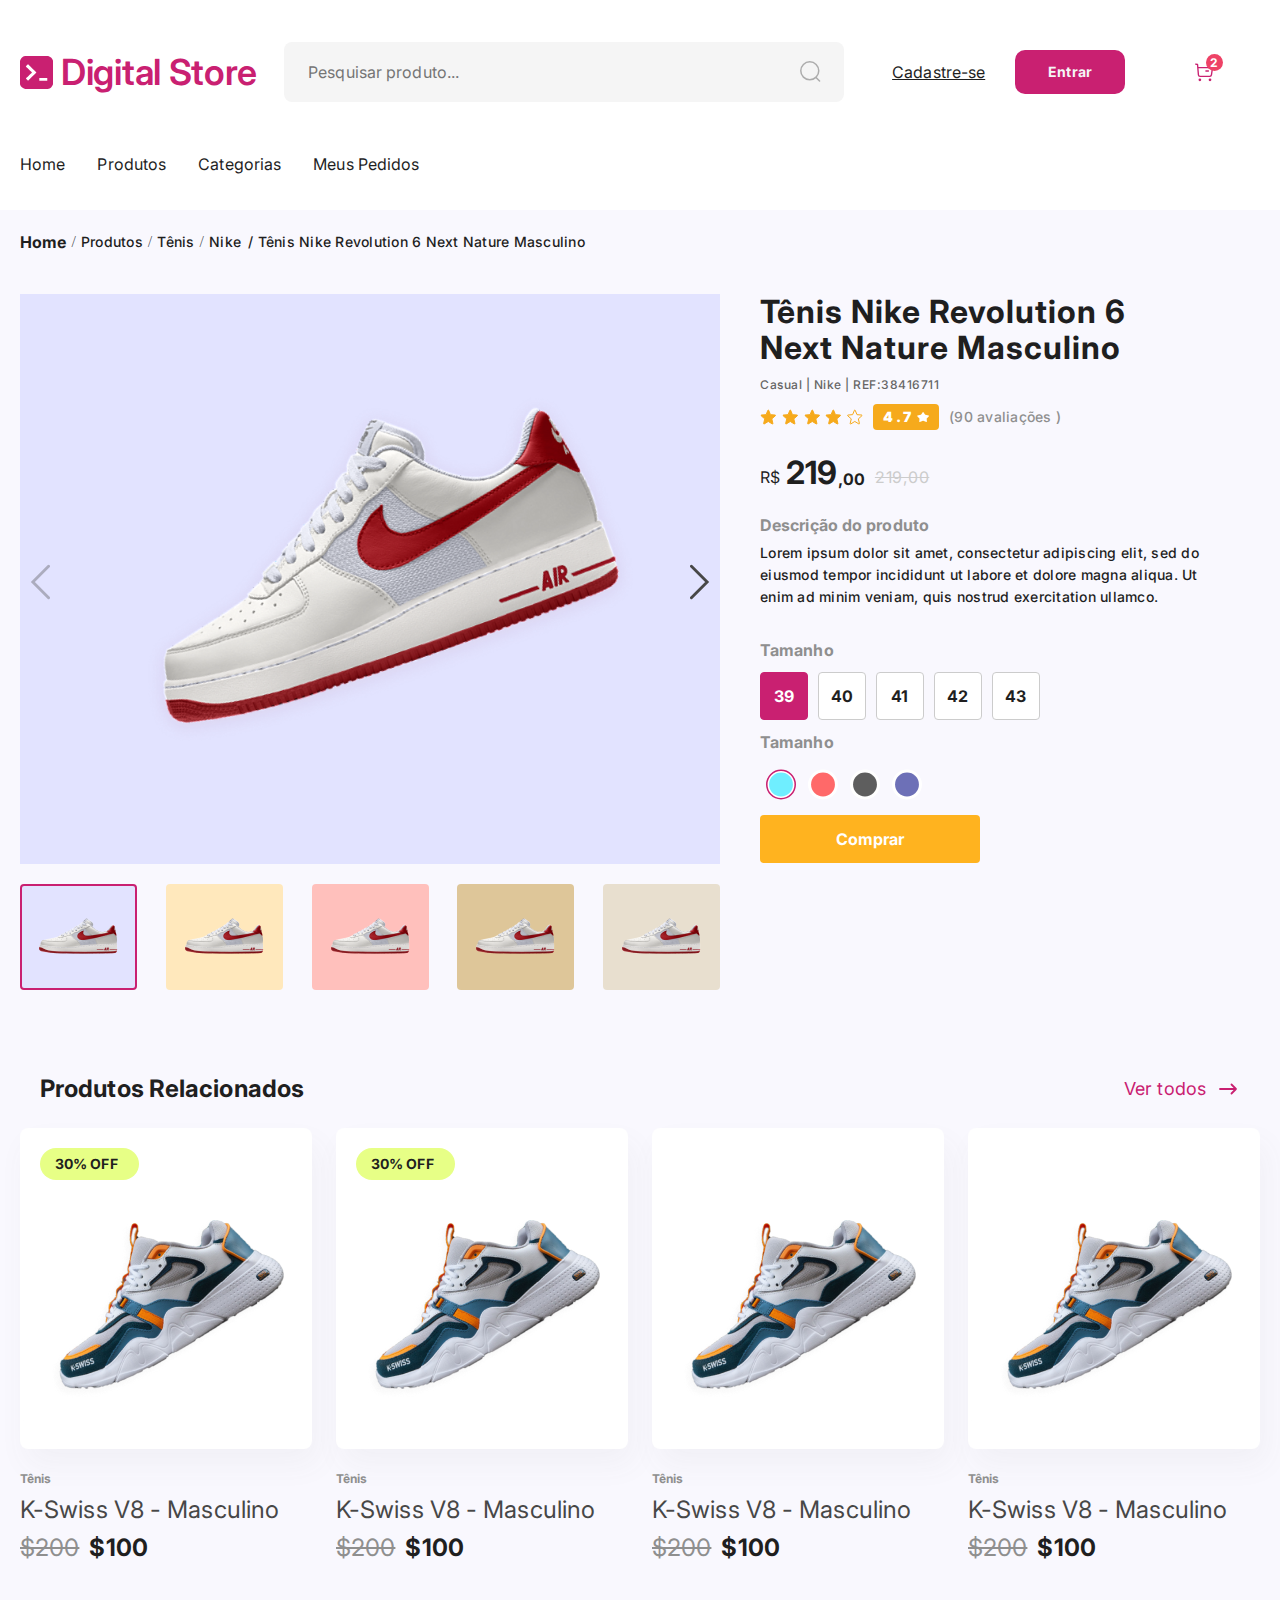
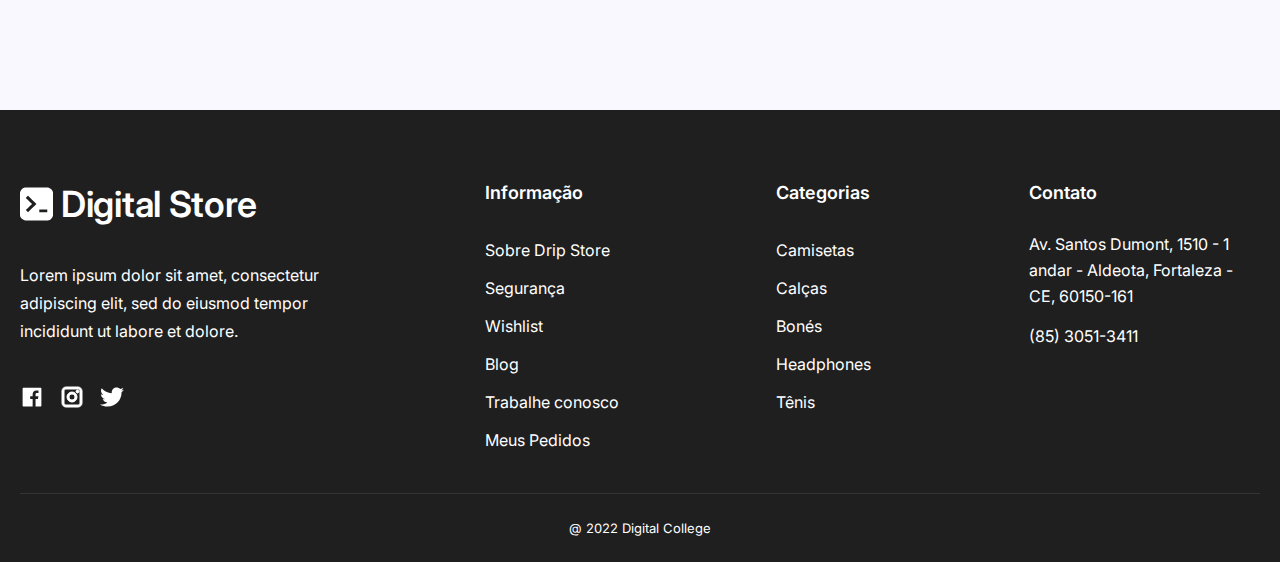
<file: tenis-nike-revolution.html>
<!DOCTYPE html>
<html lang="en">
  <head>
    <meta charset="UTF-8" />
    <meta name="viewport" content="width=device-width, initial-scale=1.0" />
    <!-- General Metagraph -->
    <meta property="og:type" content="website" />
    <meta property="og:title" content="DigitalStore" />
    <meta property="og:url" content="www.digitalstore.com" />
    <meta property="og:image" content="./icons/logo.svg" />
    <meta property="og:description" content="Best shoes store in our city." />
    <!-- Twitter Metagraph -->
    <meta name="twitter:card" content="summary" />
    <meta name="twitter:title" content="DigitalStore" />
    <meta name="twitter:site" content="www.digitalstore.com" />
    <meta name="twitter:description" content="Best shoes store in our city." />
    <meta name="twitter:image" content="./icons/logo.svg" />
    <!-- Icons in browser  -->
    <link
      rel="apple-touch-icon"
      sizes="180x180"
      href="./logo/apple-touch-icon.png"
    />
    <link
      rel="icon"
      type="image/png"
      sizes="32x32"
      href="./logo/favicon-32x32.png"
    />
    <link
      rel="icon"
      type="image/png"
      sizes="16x16"
      href="./logo/favicon-16x16.png"
    />
    <link rel="manifest" href="./logo/site.webmanifest" />
    <!-- MsApp link ! -->
    <meta name="msapplication-TileColor" content="#da532c" />
    <meta name="theme-color" content="#ffffff" />
    <meta name="msapplication-config" content="./logo/browserconfig.xml" />
    <title>Digital Store</title>
    <!-- Swiper cdn -->
    <link
      rel="stylesheet"
      href="https://cdn.jsdelivr.net/npm/swiper@11/swiper-bundle.min.css"
    />
    <script
      defer
      src="https://cdn.jsdelivr.net/npm/swiper@11/swiper-bundle.min.js"
    ></script>
    <!-- Bootstrap cdn -->
    <link
      href="https://cdn.jsdelivr.net/npm/bootstrap@5.3.3/dist/css/bootstrap.min.css"
      rel="stylesheet"
      integrity="sha384-QWTKZyjpPEjISv5WaRU9OFeRpok6YctnYmDr5pNlyT2bRjXh0JMhjY6hW+ALEwIH"
      crossorigin="anonymous"
    />
    <script
      defer
      src="https://cdn.jsdelivr.net/npm/bootstrap@5.3.3/dist/js/bootstrap.bundle.min.js"
      integrity="sha384-YvpcrYf0tY3lHB60NNkmXc5s9fDVZLESaAA55NDzOxhy9GkcIdslK1eN7N6jIeHz"
      crossorigin="anonymous"
    ></script>
    <!-- My scripts -->
    <script defer src="./js/swiper-presentation.js"></script>
    <script defer src="./js/nike-thumbs.js"></script>
    <script defer src="./js/nav-links-active.js"></script>
    <script defer src="./js/nike-rev.js"></script>
    <script defer src="./js/burger-mobile.js"></script>
    <script defer src="./js/nav-links-active.js"></script>
    <script defer src="./js/search-mobile.js"></script>
    <script defer src="./js/cart.js"></script>
    <!-- My styles -->
    <link rel="stylesheet" href="./css/reset.css" />
    <link rel="stylesheet" href="./css/min_css/style.min.css" />
  </head>
  <body>
    <header class="header">
      <div class="container">
        <div class="header_wrapper">
          <div class="header_logo">
            <a href="./index.html" class="header_logo-link">
              <img
                class="header_logo-img"
                src="./logo/logo.svg"
                alt="Digital Store"
                loading="eager"
              />
              <span class="header_logo-span">Digital Store</span>
            </a>
          </div>
          <div class="header_search">
            <input
              class="header_search-input"
              type="text"
              placeholder="Pesquisar produto..."
            />
            <button class="header_search-btn">
              <svg
                width="24"
                height="24"
                viewBox="0 0 24 24"
                fill="none"
                xmlns="http://www.w3.org/2000/svg"
              >
                <g opacity="0.5">
                  <circle
                    cx="11.7666"
                    cy="11.7666"
                    r="8.98856"
                    stroke="#666666"
                    stroke-width="1.5"
                    stroke-linecap="round"
                    stroke-linejoin="round"
                  />
                  <path
                    d="M18.0183 18.4852L21.5423 22.0001"
                    stroke="#666666"
                    stroke-width="1.5"
                    stroke-linecap="round"
                    stroke-linejoin="round"
                  />
                </g>
              </svg>
            </button>
          </div>
          <div class="header_profile">
            <btn
              class="header_profile-register"
              onclick="window.location.href='register.html'"
              >Cadastre-se</btn
            >
            <btn
              class="header_profile-login"
              onclick="window.open('login.html', '_blank')"
              >Entrar</btn
            >
            <btn class="header_cart">
              <p class="header_cart-amount">2</p>
              <img
                class="header_cart-img"
                src="./icons/cart.svg"
                alt="cart"
                loading="eager"
              />
            </btn>
            <div class="header__cart-desktop">
              <p class="header__cart-title">Meu Carrinho</p>
              <div class="header__cart-wrapper">
                <div class="header__cart-box">
                  <img
                    class="header__cart-img"
                    src="./img/order-img-mobile.png"
                    alt="Nike Revolution"
                    loading="lazy"
                  />
                  <div class="header__cart-content">
                    <p class="header__cart-content-title">
                      Tênis Nike Revolution 6 Next Nature Masculino
                    </p>
                    <div class="header__cart-block">
                      <p class="header__cart-block--actual">R$ 219,00</p>
                      <p class="header__cart-block--old">R$ 219,00</p>
                    </div>
                  </div>
                </div>
                <div class="header__cart-box">
                  <img
                    class="header__cart-img"
                    src="./img/order-img-mobile.png"
                    alt="Nike Revolution"
                    loading="lazy"
                  />
                  <div class="header__cart-content">
                    <p class="header__cart-content-title">
                      Tênis Nike Revolution 6 Next Nature Masculino
                    </p>
                    <div class="header__cart-block">
                      <p class="header__cart-block--actual">R$ 219,00</p>
                      <p class="header__cart-block--old">R$ 219,00</p>
                    </div>
                  </div>
                </div>
              </div>
              <ul class="header__cart-total">
                <li class="header__cart-total--item">
                  <p class="header__cart-total-text">Valor total:</p>
                  <p class="header__cart-total-amount">R$ 219,00</p>
                </li>
                <li class="header__cart-total--item">
                  <button class="header__cart-total--remove">Esvaziar</button>
                  <button
                    class="header__cart-total--check"
                    onclick="window.open('nike-cart.html', '_blank')"
                  >
                    Ver Carrinho
                  </button>
                </li>
              </ul>
            </div>
          </div>
        </div>
        <div class="header_wrapper header_wrapper-tablet">
          <div class="header_logo">
            <a href="./index.html" class="header_logo-link">
              <img
                class="header_logo-img"
                src="./logo/logo.svg"
                alt="Digital Store"
                loading="eager"
              />
              <span class="header_logo-span">Digital Store</span>
            </a>
            <div class="header_profile">
              <btn
                class="header_profile-register"
                onclick="window.location.href='register.html'"
                >Cadastre-se</btn
              >
              <btn
                class="header_profile-login"
                onclick="window.open('login.html', '_blank')"
                >Entrar</btn
              >
              <btn class="header_cart-tablet">
                <p class="header_cart-amount">2</p>
                <img
                  class="header_cart-img"
                  src="./icons/cart.svg"
                  alt="cart"
                  loading="eager"
                />
              </btn>
              <div class="header__cart-tablet">
                <p class="header__cart-title">Meu Carrinho</p>
                <div class="header__cart-wrapper">
                  <div class="header__cart-box">
                    <img
                      class="header__cart-img"
                      src="./img/order-img-mobile.png"
                      alt="Nike Revolution"
                      loading="lazy"
                    />
                    <div class="header__cart-content">
                      <p class="header__cart-content-title">
                        Tênis Nike Revolution 6 Next Nature Masculino
                      </p>
                      <div class="header__cart-block">
                        <p class="header__cart-block--actual">R$ 219,00</p>
                        <p class="header__cart-block--old">R$ 219,00</p>
                      </div>
                    </div>
                  </div>
                  <div class="header__cart-box">
                    <img
                      class="header__cart-img"
                      src="./img/order-img-mobile.png"
                      alt="Nike Revolution"
                      loading="lazy"
                    />
                    <div class="header__cart-content">
                      <p class="header__cart-content-title">
                        Tênis Nike Revolution 6 Next Nature Masculino
                      </p>
                      <div class="header__cart-block">
                        <p class="header__cart-block--actual">R$ 219,00</p>
                        <p class="header__cart-block--old">R$ 219,00</p>
                      </div>
                    </div>
                  </div>
                </div>
                <ul class="header__cart-total">
                  <li class="header__cart-total--item">
                    <p class="header__cart-total-text">Valor total:</p>
                    <p class="header__cart-total-amount">R$ 219,00</p>
                  </li>
                  <li class="header__cart-total--item">
                    <button class="header__cart-total--remove">Esvaziar</button>
                    <button
                      class="header__cart-total--check"
                      onclick="window.open('nike-cart.html', '_blank')"
                    >
                      Ver Carrinho
                    </button>
                  </li>
                </ul>
              </div>
            </div>
          </div>

          <div class="header_search">
            <input
              class="header_search-input"
              type="text"
              placeholder="Pesquisar produto..."
            />
            <button class="header_search-btn">
              <svg
                width="24"
                height="24"
                viewBox="0 0 24 24"
                fill="none"
                xmlns="http://www.w3.org/2000/svg"
              >
                <g opacity="0.5">
                  <circle
                    cx="11.7666"
                    cy="11.7666"
                    r="8.98856"
                    stroke="#666666"
                    stroke-width="1.5"
                    stroke-linecap="round"
                    stroke-linejoin="round"
                  />
                  <path
                    d="M18.0183 18.4852L21.5423 22.0001"
                    stroke="#666666"
                    stroke-width="1.5"
                    stroke-linecap="round"
                    stroke-linejoin="round"
                  />
                </g>
              </svg>
            </button>
          </div>
        </div>
        <nav class="header_nav">
          <ul class="header_nav-list">
            <li>
              <a href="./index.html" class="header_nav-links">Home</a>
            </li>
            <li>
              <a href="./products.html" class="header_nav-links">Produtos</a>
            </li>
            <li>
              <a href="./category.html" class="header_nav-links">Categorias</a>
            </li>
            <li>
              <a href="./orders.html" class="header_nav-links">Meus Pedidos</a>
            </li>
          </ul>
        </nav>
        <div class="header_mobile">
          <div class="header_mobile-content">
            <div class="header_mobile-burger">
              <span id="bar-1"></span>
              <span id="bar-2"></span>
              <span id="bar-3"></span>
            </div>
            <div class="header_mobile-wrapper">
              <a class="header_mobile-wrapper--logo" href="./index.html">
                <img
                  class="header_mobile-wrapper--img"
                  src="./logo/logo.svg"
                  alt="Digital Store Logo"
                />
                <span class="header_mobile-wrapper--span">Digital Store</span>
              </a>
            </div>
            <div class="header_mobile-cart">
              <button class="header_mobile-cart--btn">
                <svg
                  width="20"
                  height="20"
                  viewBox="0 0 20 20"
                  fill="none"
                  xmlns="http://www.w3.org/2000/svg"
                >
                  <circle
                    cx="9.80547"
                    cy="9.80553"
                    r="7.49047"
                    stroke="#CCCCCC"
                    stroke-width="1.5"
                    stroke-linecap="round"
                    stroke-linejoin="round"
                  />
                  <path
                    d="M15.0153 15.4043L17.9519 18.3334"
                    stroke="#CCCCCC"
                    stroke-width="1.5"
                    stroke-linecap="round"
                    stroke-linejoin="round"
                  />
                </svg>
              </button>
              <btn class="header_cart-mobile">
                <p class="header_cart-amount">2</p>
                <img
                  class="header_cart-img"
                  src="./icons/cart.svg"
                  alt="cart"
                  loading="eager"
                />
              </btn>
            </div>
            <div class="header__cart-mobile">
              <p class="header__cart-title">Meu Carrinho</p>
              <div class="header__cart-wrapper">
                <div class="header__cart-box">
                  <img
                    class="header__cart-img"
                    src="./img/order-img-mobile.png"
                    alt="Nike Revolution"
                    loading="lazy"
                  />
                  <div class="header__cart-content">
                    <p class="header__cart-content-title">
                      Tênis Nike Revolution 6 Next Nature Masculino
                    </p>
                    <div class="header__cart-block">
                      <p class="header__cart-block--actual">R$ 219,00</p>
                      <p class="header__cart-block--old">R$ 219,00</p>
                    </div>
                  </div>
                </div>
                <div class="header__cart-box">
                  <img
                    class="header__cart-img"
                    src="./img/order-img-mobile.png"
                    alt="Nike Revolution"
                    loading="lazy"
                  />
                  <div class="header__cart-content">
                    <p class="header__cart-content-title">
                      Tênis Nike Revolution 6 Next Nature Masculino
                    </p>
                    <div class="header__cart-block">
                      <p class="header__cart-block--actual">R$ 219,00</p>
                      <p class="header__cart-block--old">R$ 219,00</p>
                    </div>
                  </div>
                </div>
              </div>
              <ul class="header__cart-total">
                <li class="header__cart-total--item">
                  <p class="header__cart-total-text">Valor total:</p>
                  <p class="header__cart-total-amount">R$ 219,00</p>
                </li>
                <li class="header__cart-total--item">
                  <button class="header__cart-total--remove">Esvaziar</button>
                  <button
                    class="header__cart-total--check"
                    onclick="window.open('nike-cart.html', '_blank')"
                  >
                    Ver Carrinho
                  </button>
                </li>
              </ul>
            </div>
          </div>
          <div class="header_mobile-search">
            <input
              class="header_mobile-search--input"
              type="text"
              placeholder="Pesquisar produto..."
            />
            <button class="header_mobile-search--btn">
              <svg
                width="20"
                height="20"
                viewBox="0 0 20 20"
                fill="none"
                xmlns="http://www.w3.org/2000/svg"
              >
                <circle
                  cx="9.80547"
                  cy="9.80553"
                  r="7.49047"
                  stroke="#CCCCCC"
                  stroke-width="1.5"
                  stroke-linecap="round"
                  stroke-linejoin="round"
                />
                <path
                  d="M15.0153 15.4043L17.9519 18.3334"
                  stroke="#CCCCCC"
                  stroke-width="1.5"
                  stroke-linecap="round"
                  stroke-linejoin="round"
                />
              </svg>
            </button>
          </div>
          <nav class="header_mobile-nav">
            <div class="header_mobile-nav--wrapper">
              <p class="header_mobile-nav--text">Páginas</p>
              <ul class="header_mobile-nav--list">
                <li class="header_mobile-nav--item">
                  <a class="header_mobile-nav--links" href="./index.html"
                    >Home</a
                  >
                </li>
                <li class="header_mobile-nav--item">
                  <a class="header_mobile-nav--links" href="./products.html"
                    >Produtos</a
                  >
                </li>
                <li class="header_mobile-nav--item">
                  <a class="header_mobile-nav--links" href="./category.html"
                    >Categorias</a
                  >
                </li>
                <li class="header_mobile-nav--item">
                  <a class="header_mobile-nav--links" href="./orders.html"
                    >Meus Pedidos</a
                  >
                </li>
              </ul>
            </div>
            <div class="header_mobile-nav--content">
              <button class="header_mobile-nav--login">Entrar</button>
              <button class="header_mobile-nav--register">Cadastre-se</button>
            </div>
          </nav>
        </div>
      </div>
    </header>
    <main class="main-nike">
      <div class="breadcrumbs">
        <div class="container">
          <nav aria-label="breadcrumb">
            <ol class="breadcrumb">
              <li class="breadcrumb-item">
                <a class="breadcrumb-link-first" href="./index.html">Home</a>
              </li>
              <li class="breadcrumb-item">
                <a class="breadcrumb-link" href="./products.html">Produtos</a>
              </li>
              <li class="breadcrumb-item">
                <a class="breadcrumb-link" href="./tenis-nike-revolution.html"
                  >Tênis</a
                >
              </li>
              <li class="breadcrumb-item">
                <a class="breadcrumb-link" href="./tenis-nike-revolution.html"
                  >Nike</a
                >
              </li>
              <li class="breadcrumb-item-last">
                Tênis Nike Revolution 6 Next Nature Masculino
              </li>
            </ol>
          </nav>
        </div>
      </div>
      <section class="nike">
        <div class="container">
          <div class="nike__wrapper">
            <div class="nike__slider">
              <div class="swiper nike__swiper">
                <div class="swiper-wrapper">
                  <div
                    class="swiper-slide nike__swiper-present--mobile nike__swiper-purple"
                  >
                    <img
                      class="nike__img"
                      src="./img/nike-air-presentation.png"
                      alt="Nike Revolution"
                      loading="eager"
                    />
                    <img
                      class="nike__img-mobile"
                      src="./img/nike-air-presentation-mobile.png"
                      alt="Nike Revolution"
                      loading="eager"
                    />
                  </div>
                  <div
                    class="swiper-slide nike__swiper-present--mobile nike__swiper-orange"
                  >
                    <img
                      class="nike__img"
                      src="./img/nike-air-presentation.png"
                      alt="Nike Revolution"
                      loading="eager"
                    />
                    <img
                      class="nike__img-mobile"
                      src="./img/nike-air-presentation-mobile.png"
                      alt="Nike Revolution"
                      loading="eager"
                    />
                  </div>
                  <div
                    class="swiper-slide nike__swiper-present--mobile nike__swiper-pink"
                  >
                    <img
                      class="nike__img"
                      src="./img/nike-air-presentation.png"
                      alt="Nike Revolution"
                      loading="lazy"
                    />
                    <img
                      class="nike__img-mobile"
                      src="./img/nike-air-presentation-mobile.png"
                      alt="Nike Revolution"
                      loading="eager"
                    />
                  </div>
                  <div
                    class="swiper-slide nike__swiper-present--mobile nike__swiper-brown"
                  >
                    <img
                      class="nike__img"
                      src="./img/nike-air-presentation.png"
                      alt="Nike Revolution"
                      loading="lazy"
                    />
                    <img
                      class="nike__img-mobile"
                      src="./img/nike-air-presentation-mobile.png"
                      alt="Nike Revolution"
                      loading="eager"
                    />
                  </div>
                  <div
                    class="swiper-slide nike__swiper-present--mobile nike__swiper-brownie"
                  >
                    <img
                      class="nike__img"
                      src="./img/nike-air-presentation.png"
                      alt="Nike Revolution"
                      loading="lazy"
                    />
                    <img
                      class="nike__img-mobile"
                      src="./img/nike-air-presentation-mobile.png"
                      alt="Nike Revolution"
                      loading="eager"
                    />
                  </div>
                </div>
                <div class="swiper-button-next nike__swiper-btn--next">
                  <svg
                    xmlns="http://www.w3.org/2000/svg"
                    width="14"
                    height="24"
                    viewBox="0 0 14 24"
                    fill="none"
                  >
                    <path
                      d="M1 23L12 12L0.999999 1"
                      stroke="#474747"
                      stroke-width="2"
                      stroke-linecap="round"
                    />
                  </svg>
                </div>
                <div class="swiper-button-prev nike__swiper-btn--prev">
                  <svg
                    xmlns="http://www.w3.org/2000/svg"
                    width="14"
                    height="24"
                    viewBox="0 0 14 24"
                    fill="none"
                  >
                    <path
                      d="M13 1L2 12L13 23"
                      stroke="#474747"
                      stroke-width="2"
                      stroke-linecap="round"
                    />
                  </svg>
                </div>
              </div>
              <div thumbsSlider="" class="swiper nike__swiper-thumbs">
                <div class="swiper-wrapper nike__swiper-thumbs--wrapper">
                  <div
                    class="swiper-slide nike__swiper-thumbs-content active nike__swiper-purple"
                  >
                    <img
                      class="nike__swiper-thumbs--img"
                      src="./img/nike-revolution-small.png"
                      alt="Nike Revolution"
                      loading="eager"
                    />
                    <img
                      class="nike__swiper-thumbs--img-mobile"
                      src="./img/ike-revolution-small-mobile.png"
                      alt="Nike Revolution"
                      loading="eager"
                    />
                  </div>
                  <div
                    class="swiper-slide nike__swiper-thumbs-content nike__swiper-orange"
                  >
                    <img
                      class="nike__swiper-thumbs--img"
                      src="./img/nike-revolution-small.png"
                      alt="Nike Revolution"
                      loading="lazy"
                    />
                    <img
                      class="nike__swiper-thumbs--img-mobile"
                      src="./img/ike-revolution-small-mobile.png"
                      alt="Nike Revolution"
                      loading="lazy"
                    />
                  </div>
                  <div
                    class="swiper-slide nike__swiper-thumbs-content nike__swiper-pink"
                  >
                    <img
                      class="nike__swiper-thumbs--img"
                      src="./img/nike-revolution-small.png"
                      alt="Nike Revolution"
                      loading="lazy"
                    />
                    <img
                      class="nike__swiper-thumbs--img-mobile"
                      src="./img/ike-revolution-small-mobile.png"
                      alt="Nike Revolution"
                      loading="lazy"
                    />
                  </div>
                  <div
                    class="swiper-slide nike__swiper-thumbs-content nike__swiper-brown"
                  >
                    <img
                      class="nike__swiper-thumbs--img"
                      src="./img/nike-revolution-small.png"
                      alt="Nike Revolution"
                      loading="lazy"
                    />
                    <img
                      class="nike__swiper-thumbs--img-mobile"
                      src="./img/ike-revolution-small-mobile.png"
                      alt="Nike Revolution"
                      loading="lazy"
                    />
                  </div>
                  <div
                    class="swiper-slide nike__swiper-thumbs-content nike__swiper-brownie"
                  >
                    <img
                      class="nike__swiper-thumbs--img"
                      src="./img/nike-revolution-small.png"
                      alt="Nike Revolution"
                      loading="lazy"
                    />
                    <img
                      class="nike__swiper-thumbs--img-mobile"
                      src="./img/ike-revolution-small-mobile.png"
                      alt="Nike Revolution"
                      loading="lazy"
                    />
                  </div>
                </div>
              </div>
            </div>
            <div class="nike__content">
              <h1 class="nike__title">
                Tênis Nike Revolution 6 Next Nature Masculino
              </h1>
              <p class="nike__text">Casual | Nike | REF:38416711</p>
              <div class="nike__rating">
                <div class="nike__stars">
                  <p class="nike__rating-star--full">
                    <svg
                      xmlns="http://www.w3.org/2000/svg"
                      width="17"
                      height="16"
                      viewBox="0 0 17 16"
                      fill="none"
                    >
                      <path
                        d="M8.61294 1.2306L10.4622 5.65038L15.1966 6.06108C15.5249 6.08972 15.6585 6.50343 15.4092 6.72122L11.8182 9.86292L12.8943 14.5367C12.9689 14.8614 12.6204 15.1169 12.3383 14.9443L8.26965 12.4666L4.20097 14.9443C3.91814 15.1162 3.57037 14.8607 3.645 14.5367L4.72113 9.86292L1.12932 6.72047C0.88006 6.50268 1.0129 6.08896 1.342 6.06033L6.07636 5.64962L7.92562 1.2306C8.05398 0.923134 8.48458 0.923134 8.61294 1.2306Z"
                        fill="#F6AA1C"
                        stroke="#F6AA1C"
                      />
                    </svg>
                  </p>
                  <p class="nike__rating-star--full">
                    <svg
                      xmlns="http://www.w3.org/2000/svg"
                      width="17"
                      height="16"
                      viewBox="0 0 17 16"
                      fill="none"
                    >
                      <path
                        d="M8.61294 1.2306L10.4622 5.65038L15.1966 6.06108C15.5249 6.08972 15.6585 6.50343 15.4092 6.72122L11.8182 9.86292L12.8943 14.5367C12.9689 14.8614 12.6204 15.1169 12.3383 14.9443L8.26965 12.4666L4.20097 14.9443C3.91814 15.1162 3.57037 14.8607 3.645 14.5367L4.72113 9.86292L1.12932 6.72047C0.88006 6.50268 1.0129 6.08896 1.342 6.06033L6.07636 5.64962L7.92562 1.2306C8.05398 0.923134 8.48458 0.923134 8.61294 1.2306Z"
                        fill="#F6AA1C"
                        stroke="#F6AA1C"
                      />
                    </svg>
                  </p>
                  <p class="nike__rating-star--full">
                    <svg
                      xmlns="http://www.w3.org/2000/svg"
                      width="17"
                      height="16"
                      viewBox="0 0 17 16"
                      fill="none"
                    >
                      <path
                        d="M8.61294 1.2306L10.4622 5.65038L15.1966 6.06108C15.5249 6.08972 15.6585 6.50343 15.4092 6.72122L11.8182 9.86292L12.8943 14.5367C12.9689 14.8614 12.6204 15.1169 12.3383 14.9443L8.26965 12.4666L4.20097 14.9443C3.91814 15.1162 3.57037 14.8607 3.645 14.5367L4.72113 9.86292L1.12932 6.72047C0.88006 6.50268 1.0129 6.08896 1.342 6.06033L6.07636 5.64962L7.92562 1.2306C8.05398 0.923134 8.48458 0.923134 8.61294 1.2306Z"
                        fill="#F6AA1C"
                        stroke="#F6AA1C"
                      />
                    </svg>
                  </p>
                  <p class="nike__rating-star--full">
                    <svg
                      xmlns="http://www.w3.org/2000/svg"
                      width="17"
                      height="16"
                      viewBox="0 0 17 16"
                      fill="none"
                    >
                      <path
                        d="M8.61294 1.2306L10.4622 5.65038L15.1966 6.06108C15.5249 6.08972 15.6585 6.50343 15.4092 6.72122L11.8182 9.86292L12.8943 14.5367C12.9689 14.8614 12.6204 15.1169 12.3383 14.9443L8.26965 12.4666L4.20097 14.9443C3.91814 15.1162 3.57037 14.8607 3.645 14.5367L4.72113 9.86292L1.12932 6.72047C0.88006 6.50268 1.0129 6.08896 1.342 6.06033L6.07636 5.64962L7.92562 1.2306C8.05398 0.923134 8.48458 0.923134 8.61294 1.2306Z"
                        fill="#F6AA1C"
                        stroke="#F6AA1C"
                      />
                    </svg>
                  </p>
                  <p class="nike__rating-star--empty">
                    <svg
                      xmlns="http://www.w3.org/2000/svg"
                      width="16"
                      height="16"
                      viewBox="0 0 16 16"
                      fill="none"
                    >
                      <path
                        d="M8.15102 1.2306L10.0003 5.65038L14.7346 6.06108C15.063 6.08972 15.1966 6.50343 14.9473 6.72122L11.3563 9.86292L12.4324 14.5367C12.507 14.8614 12.1585 15.1169 11.8764 14.9443L7.80774 12.4666L3.73906 14.9443C3.45622 15.1162 3.10846 14.8607 3.18309 14.5367L4.25921 9.86292L0.667401 6.72047C0.418146 6.50268 0.550983 6.08896 0.880089 6.06033L5.61444 5.64962L7.46371 1.2306C7.59206 0.923134 8.02266 0.923134 8.15102 1.2306Z"
                        stroke="#F6AA1C"
                      />
                    </svg>
                  </p>
                </div>
                <div class="nike__review-count">
                  <p class="nike__review-number">4.7</p>
                  <p class="nike__review-star">
                    <svg
                      xmlns="http://www.w3.org/2000/svg"
                      width="12"
                      height="10"
                      viewBox="0 0 12 10"
                      fill="none"
                    >
                      <path
                        d="M5.73077 0.177339C5.89662 -0.0591129 6.28484 -0.059113 6.4507 0.177339L8.2009 2.6726C8.25925 2.7558 8.35195 2.8155 8.45924 2.83898L11.6773 3.54341C11.9822 3.61016 12.1022 3.93745 11.8997 4.15034L9.7634 6.39692C9.69217 6.47182 9.65677 6.56842 9.66472 6.66613L9.90337 9.59676C9.92598 9.87446 9.6119 10.0767 9.32093 9.97186L6.2504 8.86506C6.14802 8.82816 6.03344 8.82816 5.93107 8.86506L2.86053 9.97186C2.56957 10.0767 2.25548 9.87446 2.2781 9.59676L2.51674 6.66613C2.5247 6.56842 2.48929 6.47182 2.41806 6.39692L0.281722 4.15034C0.0792822 3.93745 0.199251 3.61016 0.504192 3.54341L3.72222 2.83898C3.82951 2.8155 3.92221 2.7558 3.98056 2.6726L5.73077 0.177339Z"
                        fill="white"
                      />
                    </svg>
                  </p>
                </div>
                <div class="nike__amount">
                  <p class="nike__amount-reviews">(90 avaliações )</p>
                </div>
              </div>
              <div class="nike__price">
                <p class="nike__price-currency">R$</p>
                <p class="nike__price-actual">219</p>
                <span class="nike__price-span">,00</span>
                <p class="nike__price-old">219,00</p>
              </div>
              <div class="nike__descr">
                <p class="nike__descr-title">Descrição do produto</p>
                <p class="nike__descr-text">
                  Lorem ipsum dolor sit amet, consectetur adipiscing elit, sed
                  do eiusmod tempor incididunt ut labore et dolore magna aliqua.
                  Ut enim ad minim veniam, quis nostrud exercitation ullamco.
                </p>
              </div>
              <div class="nike__size">
                <p class="nike__size-text">Tamanho</p>
                <div class="nike__sizes">
                  <button class="nike__sizes-btn active">39</button>
                  <button class="nike__sizes-btn">40</button>
                  <button class="nike__sizes-btn">41</button>
                  <button class="nike__sizes-btn">42</button>
                  <button class="nike__sizes-btn">43</button>
                </div>
              </div>
              <div class="nike__color">
                <p class="nike__color-text">Tamanho</p>
                <div class="nike__colors">
                  <button class="nike__colors-btn active">
                    <svg
                      xmlns="http://www.w3.org/2000/svg"
                      width="39px"
                      height="39px"
                      viewBox="0 0 39 39"
                      fill="none"
                    >
                      <circle
                        class="outer-circle"
                        cx="19.5"
                        cy="19.5"
                        r="18.5"
                        fill="white"
                        stroke="#fff"
                        stroke-width="2"
                      />
                      <circle cx="19.5" cy="19.5" r="15.5" fill="#6FEEFF" />
                    </svg>
                  </button>
                  <button class="nike__colors-btn">
                    <svg
                      xmlns="http://www.w3.org/2000/svg"
                      width="39px"
                      height="39px"
                      viewBox="0 0 39 39"
                      fill="none"
                    >
                      <circle
                        class="outer-circle"
                        cx="19.5"
                        cy="19.5"
                        r="18.5"
                        fill="white"
                        stroke="#fff"
                        stroke-width="2"
                      />
                      <circle cx="19.5" cy="19.5" r="15.5" fill="#FF6969" />
                    </svg>
                  </button>
                  <button class="nike__colors-btn">
                    <svg
                      xmlns="http://www.w3.org/2000/svg"
                      width="39px"
                      height="39px"
                      viewBox="0 0 39 39"
                      fill="none"
                    >
                      <circle
                        class="outer-circle"
                        cx="19.5"
                        cy="19.5"
                        r="18.5"
                        fill="white"
                        stroke="#fff"
                        stroke-width="2"
                      />
                      <circle cx="19.5" cy="19.5" r="15.5" fill="#5E5E5E" />
                    </svg>
                  </button>
                  <button class="nike__colors-btn">
                    <svg
                      xmlns="http://www.w3.org/2000/svg"
                      width="39px"
                      height="39px"
                      viewBox="0 0 39 39"
                      fill="none"
                    >
                      <circle
                        class="outer-circle"
                        cx="19.5"
                        cy="19.5"
                        r="18.5"
                        fill="white"
                        stroke="#fff"
                        stroke-width="2"
                      />
                      <circle cx="19.5" cy="19.5" r="15.5" fill="#6D70B7" />
                    </svg>
                  </button>
                </div>
              </div>
              <button
                onclick="window.open('nike-cart.html', '_blank')"
                class="nike__buy"
              >
                Comprar
              </button>
            </div>
          </div>
        </div>
      </section>
      <section class="relevant">
        <div class="container">
          <div class="products_trending">
            <h3 class="products_trending-text">Produtos Relacionados</h3>
            <h3 class="products_trending-text--mobile">Coleções em destaque</h3>
            <a class="products_trending-all" href="#" target="_blank"
              ><span class="products_trending-all--span">Ver todos</span>
              <span class="products_trending-all--svg"
                ><svg
                  width="24"
                  height="24"
                  viewBox="0 0 24 24"
                  fill="none"
                  xmlns="http://www.w3.org/2000/svg"
                >
                  <path
                    d="M15.5 7.5L20 12M20 12L15.5 16.5M20 12H4"
                    stroke="#C92071"
                    stroke-width="1.8"
                    stroke-linecap="round"
                    stroke-linejoin="round"
                  />
                </svg>
              </span>
            </a>
          </div>
          <div class="products_wrapper nike__products">
            <div class="products_wrapper-card">
              <a
                href="./tenis-nike-revolution.html"
                class="products_wrapper-card--link"
                target="_blank"
              >
                <div
                  class="products_wrapper-content"
                  style="background-image: url(./img/shoes-products.png)"
                >
                  <p class="products_wrapper-card--discount">30% OFF</p>
                </div></a
              >
              <div class="products_wrapper-details">
                <p class="products_wrapper-card--category">Tênis</p>
                <p class="products_wrapper-card--name">
                  K-Swiss V8 - Masculino
                </p>
                <div class="products_wrapper-price">
                  <p class="products_wrapper-price--old">$200</p>
                  <p class="products_wrapper-price--new">$100</p>
                </div>
              </div>
            </div>
            <div class="products_wrapper-card">
              <a
                href="./tenis-nike-revolution.html"
                class="products_wrapper-card--link"
                target="_blank"
              >
                <div
                  class="products_wrapper-content"
                  style="background-image: url(./img/shoes-products.png)"
                >
                  <p class="products_wrapper-card--discount">30% OFF</p>
                </div></a
              >
              <div class="products_wrapper-details">
                <p class="products_wrapper-card--category">Tênis</p>
                <p class="products_wrapper-card--name">
                  K-Swiss V8 - Masculino
                </p>
                <div class="products_wrapper-price">
                  <p class="products_wrapper-price--old">$200</p>
                  <p class="products_wrapper-price--new">$100</p>
                </div>
              </div>
            </div>
            <div class="products_wrapper-card nike__products-card--mobile">
              <a
                href="./tenis-nike-revolution.html"
                class="products_wrapper-card--link"
                target="_blank"
              >
                <div
                  class="products_wrapper-content"
                  style="background-image: url(./img/shoes-products.png)"
                ></div
              ></a>
              <div class="products_wrapper-details">
                <p class="products_wrapper-card--category">Tênis</p>
                <p class="products_wrapper-card--name">
                  K-Swiss V8 - Masculino
                </p>
                <div class="products_wrapper-price">
                  <p class="products_wrapper-price--old">$200</p>
                  <p class="products_wrapper-price--new">$100</p>
                </div>
              </div>
            </div>
            <div class="products_wrapper-card nike__products-card--mobile">
              <a
                href="./tenis-nike-revolution.html"
                class="products_wrapper-card--link"
                target="_blank"
              >
                <div
                  class="products_wrapper-content"
                  style="background-image: url(./img/shoes-products.png)"
                ></div
              ></a>
              <div class="products_wrapper-details">
                <p class="products_wrapper-card--category">Tênis</p>
                <p class="products_wrapper-card--name">
                  K-Swiss V8 - Masculino
                </p>
                <div class="products_wrapper-price">
                  <p class="products_wrapper-price--old">$200</p>
                  <p class="products_wrapper-price--new">$100</p>
                </div>
              </div>
            </div>
          </div>
        </div>
      </section>
    </main>
    <footer class="footer">
      <div class="container">
        <div class="footer_wrapper">
          <div class="footer_social">
            <div class="footer_social-logo">
              <img
                class="footer_social-logo--img"
                src="./logo/logo-white.svg"
                alt="DigitalStore"
              />
              <span class="footer_social-logo--span">Digital Store</span>
            </div>
            <p class="footer_social-text">
              Lorem ipsum dolor sit amet, consectetur adipiscing elit, sed do
              eiusmod tempor incididunt ut labore et dolore.
            </p>
            <div class="footer_social-wrapper">
              <a class="footer_social-wrapper--links" href="#" target="_blank">
                <span class="footer_social-wrapper--svg"
                  ><svg
                    fill="#ffffff"
                    width="24px"
                    height="24px"
                    viewBox="0 0 1024 1024"
                    xmlns="http://www.w3.org/2000/svg"
                    class="icon"
                    stroke="#ffffff"
                  >
                    <path
                      d="M880 112H144c-17.7 0-32 14.3-32 32v736c0 17.7 14.3 32 32 32h736c17.7 0 32-14.3 32-32V144c0-17.7-14.3-32-32-32zm-92.4 233.5h-63.9c-50.1 0-59.8 23.8-59.8 58.8v77.1h119.6l-15.6 120.7h-104V912H539.2V602.2H434.9V481.4h104.3v-89c0-103.3 63.1-159.6 155.3-159.6 44.2 0 82.1 3.3 93.2 4.8v107.9z"
                    ></path>
                  </svg>
                </span>
              </a>
              <a class="footer_social-wrapper--links" href="#" target="_blank">
                <span class="footer_social-wrapper--svg"
                  ><svg
                    viewBox="0 0 24 24"
                    width="24px"
                    height="24px"
                    fill="none"
                    xmlns="http://www.w3.org/2000/svg"
                    stroke="#ffffff"
                  >
                    <path
                      fill-rule="evenodd"
                      clip-rule="evenodd"
                      d="M2 6C2 3.79086 3.79086 2 6 2H18C20.2091 2 22 3.79086 22 6V18C22 20.2091 20.2091 22 18 22H6C3.79086 22 2 20.2091 2 18V6ZM6 4C4.89543 4 4 4.89543 4 6V18C4 19.1046 4.89543 20 6 20H18C19.1046 20 20 19.1046 20 18V6C20 4.89543 19.1046 4 18 4H6ZM12 9C10.3431 9 9 10.3431 9 12C9 13.6569 10.3431 15 12 15C13.6569 15 15 13.6569 15 12C15 10.3431 13.6569 9 12 9ZM7 12C7 9.23858 9.23858 7 12 7C14.7614 7 17 9.23858 17 12C17 14.7614 14.7614 17 12 17C9.23858 17 7 14.7614 7 12ZM17.5 8C18.3284 8 19 7.32843 19 6.5C19 5.67157 18.3284 5 17.5 5C16.6716 5 16 5.67157 16 6.5C16 7.32843 16.6716 8 17.5 8Z"
                      fill="#ffffff"
                    ></path>
                  </svg>
                </span>
              </a>
              <a class="footer_social-wrapper--links" href="#" target="_blank">
                <span class="footer_social-wrapper--svg"
                  ><svg
                    viewBox="0 -2 20 20"
                    version="1.1"
                    width="24px"
                    height="24px"
                    xmlns="http://www.w3.org/2000/svg"
                    xmlns:xlink="http://www.w3.org/1999/xlink"
                    fill="#000000"
                    stroke="#000000"
                  >
                    <g
                      id="Page-1"
                      stroke="none"
                      stroke-width="1"
                      fill="none"
                      fill-rule="evenodd"
                    >
                      <g
                        id="Dribbble-Light-Preview"
                        transform="translate(-60.000000, -7521.000000)"
                        fill="#ffffff"
                      >
                        <g
                          id="icons"
                          transform="translate(56.000000, 160.000000)"
                        >
                          <path
                            d="M10.29,7377 C17.837,7377 21.965,7370.84365 21.965,7365.50546 C21.965,7365.33021 21.965,7365.15595 21.953,7364.98267 C22.756,7364.41163 23.449,7363.70276 24,7362.8915 C23.252,7363.21837 22.457,7363.433 21.644,7363.52751 C22.5,7363.02244 23.141,7362.2289 23.448,7361.2926 C22.642,7361.76321 21.761,7362.095 20.842,7362.27321 C19.288,7360.64674 16.689,7360.56798 15.036,7362.09796 C13.971,7363.08447 13.518,7364.55538 13.849,7365.95835 C10.55,7365.79492 7.476,7364.261 5.392,7361.73762 C4.303,7363.58363 4.86,7365.94457 6.663,7367.12996 C6.01,7367.11125 5.371,7366.93797 4.8,7366.62489 L4.8,7366.67608 C4.801,7368.5989 6.178,7370.2549 8.092,7370.63591 C7.488,7370.79836 6.854,7370.82199 6.24,7370.70483 C6.777,7372.35099 8.318,7373.47829 10.073,7373.51078 C8.62,7374.63513 6.825,7375.24554 4.977,7375.24358 C4.651,7375.24259 4.325,7375.22388 4,7375.18549 C5.877,7376.37088 8.06,7377 10.29,7376.99705"
                            id="twitter-[#ffffff]"
                          ></path>
                        </g>
                      </g>
                    </g>
                  </svg>
                </span>
              </a>
            </div>
          </div>
          <div class="footer_info">
            <p class="footer_info-name">Informação</p>
            <ul class="footer_info-list">
              <li>
                <a class="footer_info-list--links" href="#" target="_blank"
                  >Sobre Drip Store</a
                >
              </li>
              <li>
                <a class="footer_info-list--links" href="#" target="_blank"
                  >Segurança</a
                >
              </li>
              <li>
                <a class="footer_info-list--links" href="#" target="_blank"
                  >Wishlist</a
                >
              </li>
              <li>
                <a class="footer_info-list--links" href="#" target="_blank"
                  >Blog</a
                >
              </li>
              <li>
                <a class="footer_info-list--links" href="#" target="_blank"
                  >Trabalhe conosco</a
                >
              </li>
              <li>
                <a class="footer_info-list--links" href="#" target="_blank"
                  >Meus Pedidos</a
                >
              </li>
            </ul>
          </div>
          <div class="footer_category">
            <p class="footer_category-name">Categorias</p>
            <ul class="footer_category-list">
              <li>
                <a class="footer_category-list--links" href="#" target="_blank"
                  >Camisetas</a
                >
              </li>
              <li>
                <a class="footer_category-list--links" href="#" target="_blank"
                  >Calças</a
                >
              </li>
              <li>
                <a class="footer_category-list--links" href="#" target="_blank"
                  >Bonés</a
                >
              </li>
              <li>
                <a class="footer_category-list--links" href="#" target="_blank"
                  >Headphones</a
                >
              </li>
              <li>
                <a class="footer_category-list--links" href="#" target="_blank"
                  >Tênis</a
                >
              </li>
            </ul>
          </div>
          <div class="footer_contacts">
            <p class="footer_contacts-name">Contato</p>
            <p class="footer_contacts-address">
              Av. Santos Dumont, 1510 - 1 andar - Aldeota, Fortaleza - CE,
              60150-161
            </p>
            <p class="footer_contacts-phone">(85) 3051-3411</p>
          </div>
        </div>
        <p class="footer_copyrights">@ 2022 Digital College</p>
      </div>
    </footer>
    <div class="header__mobile-nav--overlay"></div>
  </body>
</html>
</file>
<file: css/min_css/style.min.css>
@import"https://fonts.googleapis.com/css2?family=Inter:wght@100..900&display=swap";.header{padding:4.2rem 0rem 3.2rem 0rem}.header_wrapper{display:flex;align-items:center;padding-bottom:4.8rem}.header_logo-link{display:flex;align-items:center;gap:.8rem;color:#c92071;font-family:"Inter",sans-serif;font-size:3.6rem;font-style:normal;font-weight:600;line-height:normal;letter-spacing:-0.03rem;text-decoration:none}.header_logo-img{display:block}.header_search{position:relative;width:100%;max-width:56rem;margin:0rem 4.8rem 0rem 2.7rem}.header_search-input{padding:1.6rem 6rem 1.6rem 2.4rem;outline:none;border:none;border-radius:.8rem;color:#1f1f1f;font-feature-settings:"clig" off,"liga" off;font-family:"Inter",sans-serif;font-size:1.6rem;font-style:normal;font-weight:400;line-height:2.8rem;letter-spacing:.01rem;background-color:#f5f5f5;width:100%}.header_search-btn{position:absolute;background:rgba(0,0,0,0);border:none;top:1.6rem;right:1.6rem}.header_profile{display:flex;align-items:center;position:relative}.header_profile-register{color:#1f1f1f;font-feature-settings:"clig" off,"liga" off;font-family:"Inter",sans-serif;font-size:1.6rem;font-style:normal;font-weight:400;line-height:2.8rem;letter-spacing:.01rem;text-decoration:underline;cursor:pointer}.header_profile-login{color:#f5f5f5;font-feature-settings:"clig" off,"liga" off;font-family:"Inter",sans-serif;font-size:1.4rem;font-style:normal;font-weight:700;line-height:2.2rem;letter-spacing:.01rem;text-align:center;cursor:pointer;background-color:#c92071;border:none;border-radius:1rem;transition:.3s ease-in-out;padding:1.1rem 3.3rem;margin:0rem 7rem 0rem 3rem}.header_profile-login:hover{background-color:#991956}.header_cart{cursor:pointer;width:1.8rem;height:1.8rem;position:relative}.header_cart-tablet,.header_cart-mobile{cursor:pointer;width:1.8rem;height:1.8rem;position:relative}.header_cart-img{display:block;max-width:100%;width:100%}.header_cart-amount{position:absolute;content:"";width:1.7rem;height:1.7rem;display:flex;align-items:center;justify-content:center;border-radius:50%;background-color:#ee4266;top:-0.9rem;right:-1rem;color:var(--white, #fff);font-feature-settings:"liga" off,"clig" off;font-family:Inter;font-size:12px;font-style:normal;font-weight:700;line-height:18px;letter-spacing:.5px}.header_nav-list{display:flex;gap:3.2rem}.header_nav-links{color:#1f1f1f;font-feature-settings:"clig" off,"liga" off;font-family:"Inter",sans-serif;font-size:1.6rem;font-style:normal;font-weight:400;line-height:2.8rem;letter-spacing:.01rem;text-decoration:none}.header_nav-links-active{color:#1f1f1f;font-feature-settings:"clig" off,"liga" off;font-family:"Inter",sans-serif;font-size:1.4rem;font-style:normal;font-weight:700;line-height:2.4rem;letter-spacing:.025rem;border-bottom:2px solid #c92071;padding-bottom:.3rem;letter-spacing:.15rem;font-size:1.6rem;color:#c92071}.header__cart-desktop,.header__cart-tablet{position:absolute;content:"";top:100%;right:0;padding:3rem;background-color:#fff;border-radius:.4rem;box-shadow:0px 4px 25px 0px rgba(0,0,0,.15);z-index:-1;opacity:0;transition:all .3s ease-in-out;width:31.5rem}.header__cart-mobile{position:absolute;content:"";top:100%;left:0;padding:3rem;background-color:#fff;border-radius:.4rem;box-shadow:0px 4px 25px 0px rgba(0,0,0,.15);z-index:-1;opacity:0;transition:all .3s ease-in-out;max-width:31.5rem;width:100%}.header__cart-title{color:#1f1f1f;font-feature-settings:"clig" off,"liga" off;font-family:"Inter",sans-serif;font-size:1.6rem;font-style:normal;font-weight:700;line-height:2.4rem;letter-spacing:.01rem;padding-bottom:2rem;border-bottom:.1rem solid #ccc;margin-bottom:2rem}.header__cart-box{display:flex;gap:2rem}.header__cart-content{display:flex;flex-direction:column;gap:.7rem;max-width:16.7rem;width:100%}.header__cart-content-title{color:var(--dark-gray, #1f1f1f);font-feature-settings:"liga" off,"clig" off;font-family:Inter;font-size:14px;font-style:normal;font-weight:700;line-height:20px;letter-spacing:.75px}.header__cart-block{display:flex;gap:1rem}.header__cart-block--actual{color:#1f1f1f;font-feature-settings:"clig" off,"liga" off;font-family:"Inter",sans-serif;font-size:1.6rem;font-style:normal;font-weight:700;line-height:2.4rem;letter-spacing:.01rem;line-height:2.8rem}.header__cart-block--old{color:#1f1f1f;font-feature-settings:"clig" off,"liga" off;font-family:"Inter",sans-serif;font-size:1.6rem;font-style:normal;font-weight:400;line-height:2.8rem;letter-spacing:.01rem;font-size:1.2rem;color:#ccc;text-decoration:line-through}.header__cart-img{display:flex;align-self:baseline}.header__cart-wrapper{display:flex;flex-direction:column;gap:2rem;padding-bottom:2rem;margin-bottom:2rem;border-bottom:.1rem solid #ccc}.header__cart-total{display:flex;flex-direction:column;gap:2rem}.header__cart-total--item{display:flex;justify-content:space-between}.header__cart-total--remove{border:none;background-color:rgba(0,0,0,0);cursor:pointer;color:var(--dark-gray-2, #474747);font-feature-settings:"liga" off,"clig" off;font-family:Inter;font-size:14px;font-style:normal;font-weight:500;line-height:22px;letter-spacing:.25px;text-decoration-line:underline}.header__cart-total--check{cursor:pointer;border-radius:.8rem;border:none;background-color:#c92071;color:#1f1f1f;font-feature-settings:"clig" off,"liga" off;font-family:"Inter",sans-serif;font-size:1.6rem;font-style:normal;font-weight:700;line-height:2.4rem;letter-spacing:.01rem;color:#fff;max-width:12.7rem;width:100%;min-height:4rem;color:#f5f5f5;font-feature-settings:"clig" off,"liga" off;font-family:"Inter",sans-serif;font-size:1.4rem;font-style:normal;font-weight:700;line-height:2.2rem;letter-spacing:.01rem;text-align:center;cursor:pointer;background-color:#c92071;border:none;border-radius:1rem;transition:.3s ease-in-out}.header__cart-total--check:hover{background-color:#991956}.header__cart-total-text{color:#1f1f1f;font-feature-settings:"clig" off,"liga" off;font-family:"Inter",sans-serif;font-size:1.6rem;font-style:normal;font-weight:700;line-height:2.4rem;letter-spacing:.01rem}.header__cart-total-amount{color:#1f1f1f;font-feature-settings:"clig" off,"liga" off;font-family:"Inter",sans-serif;font-size:1.6rem;font-style:normal;font-weight:700;line-height:2.4rem;letter-spacing:.01rem;color:#ee4266}.nike__revolution-header{color:#1f1f1f;font-feature-settings:"clig" off,"liga" off;font-family:"Inter",sans-serif;font-size:1.4rem;font-style:normal;font-weight:700;line-height:2.4rem;letter-spacing:.025rem;border-bottom:2px solid #c92071;padding-bottom:.3rem;letter-spacing:.15rem;font-size:1.6rem;color:#c92071}.header__cart-desktop.active{z-index:4;opacity:1}.header__cart-tablet.active{z-index:4;opacity:1}.header__cart-mobile.active{left:50%;transform:translate(-50%);z-index:4;opacity:1}.header-logo-login{color:var(--primary, #c92071);font-family:Inter;font-size:23.988px;font-style:normal;font-weight:600;line-height:normal;letter-spacing:-0.24px}.header-login{padding:2.5rem 0rem}.presentation{background-color:#f5f5f5;padding:8rem 0rem 5.3rem 0rem}.presentation_ofer{color:#1f1f1f;font-feature-settings:"clig" off,"liga" off;font-family:"Inter",sans-serif;font-size:1.6rem;font-style:normal;font-weight:700;line-height:2.4rem;letter-spacing:.01rem;color:#f6aa1c}.presentation_title{color:#1f1f1f;font-feature-settings:"clig" off,"liga" off;font-family:"Inter",sans-serif;font-size:6.4rem;font-style:normal;font-weight:700;line-height:6.6rem;letter-spacing:.01rem;padding:2rem 0rem}.presentation_text{color:#1f1f1f;font-feature-settings:"clig" off,"liga" off;font-family:"Inter",sans-serif;font-size:1.8rem;font-style:normal;font-weight:400;line-height:3.4rem;letter-spacing:.01rem}.presentation_btn{color:#f5f5f5;font-feature-settings:"clig" off,"liga" off;font-family:"Inter",sans-serif;font-size:1.4rem;font-style:normal;font-weight:700;line-height:2.2rem;letter-spacing:.01rem;text-align:center;cursor:pointer;background-color:#c92071;border:none;border-radius:1rem;transition:.3s ease-in-out;padding:1.3rem 6.5rem;margin-top:4rem}.presentation_btn:hover{background-color:#991956}.swiper_presentation-slide{height:50rem;display:flex}.swiper_presentation-wrapper{max-width:49.5rem}.swiper_presentation-content{position:relative}.swiper_presentation-content--img{display:block;max-height:64rem;width:64rem}.swiper_presentation-content-rotate{transform:rotate(-19.343deg)}.swiper_presentation-content--decoration{position:absolute;content:"";top:0;right:0rem;z-index:-1}.swiper-pagination-bullet-active{background-color:#c92071}.swiper-pagination-bullet{width:1.2rem;height:1.2rem;margin:0 var(--swiper-pagination-bullet-horizontal-gap, 0.6rem) !important}.collection{padding:3.8rem 0rem 12.3rem 0rem;background-color:#f9f8fe}.collection_discount{padding-bottom:10rem}.collection_discount-text{color:#1f1f1f;font-feature-settings:"clig" off,"liga" off;font-family:"Inter",sans-serif;font-size:2.4rem;font-style:normal;font-weight:700;line-height:3.8rem;letter-spacing:.01rem;padding-bottom:2rem}.collection_discount-wrapper{display:flex;gap:1.2rem}.collection_discount-card{max-width:40.5rem;border-radius:.8rem;background-color:#d8e3f2;width:100%;padding:3.4rem 0rem 3.5rem 3rem;background-repeat:no-repeat;background-position:right;background-position-y:.8rem}.collection_discount-card--sign{padding:.5rem 1.5rem;background-color:#e7ff86;border-radius:3rem;max-width:9.9rem}.collection_discount-card--text{color:#1f1f1f;font-feature-settings:"clig" off,"liga" off;font-family:"Inter",sans-serif;font-size:1.4rem;font-style:normal;font-weight:700;line-height:2.2rem;letter-spacing:.01rem}.collection_discount-card--title{color:#1f1f1f;font-feature-settings:"clig" off,"liga" off;font-family:"Inter",sans-serif;font-size:3.2rem;font-style:normal;font-weight:700;line-height:3.6rem;letter-spacing:.1rem;padding:1rem 0rem 2rem 0rem;max-width:18.4rem}.collection_discount-card--btn{color:#f5f5f5;font-feature-settings:"clig" off,"liga" off;font-family:"Inter",sans-serif;font-size:1.4rem;font-style:normal;font-weight:700;line-height:2.2rem;letter-spacing:.01rem;text-align:center;cursor:pointer;border:none;background-color:#f5f5f5;color:#c92071;border-radius:1rem;transition:.3s ease-in-out;padding:1.3rem 4.3rem}.collection_discount-card--btn:hover{background-color:#b5b6f2;color:#fff}.collection_content-text{color:#1f1f1f;font-feature-settings:"clig" off,"liga" off;font-family:"Inter",sans-serif;font-size:2.4rem;font-style:normal;font-weight:700;line-height:3.8rem;letter-spacing:.01rem;text-align:center;padding-bottom:2rem}.collection_content-wrapper{display:flex;justify-content:center;gap:8.8rem}.collection_content-link{text-decoration:none;display:flex;flex-direction:column;gap:3.2rem;align-items:center}.collection_content-card:hover svg #Vector{transition:.3s ease-in-out;fill:#c92071}.collection_content-card :not(:hover){transition:.3s ease-in-out}.collection_content-card--headphones:hover svg path{transition:.3s ease-in-out;fill:#c92071}.collection_content-card--headphones :not(:hover){transition:.3s ease-in-out}.collection_content-card--svg{width:10.5rem;height:10.5rem;border-radius:50%;box-shadow:0rem .4rem 2.5rem 0rem rgba(0,0,0,.05);display:flex;justify-content:center;align-items:center;background-color:#fff}.collection_content-card--category{color:#1f1f1f;font-feature-settings:"clig" off,"liga" off;font-family:"Inter",sans-serif;font-size:1.4rem;font-style:normal;font-weight:700;line-height:2.2rem;letter-spacing:.01rem}@keyframes liftUp{0%{transform:translateY(0)}50%{transform:translateY(-1.4rem)}100%{transform:translateY(0)}}.products{padding-bottom:12rem;background-color:#f9f8fe}.products_trending{display:flex;justify-content:space-between;padding-bottom:2rem}.products_trending-text{color:#1f1f1f;font-feature-settings:"clig" off,"liga" off;font-family:"Inter",sans-serif;font-size:2.4rem;font-style:normal;font-weight:700;line-height:3.8rem;letter-spacing:.01rem}.products_trending-all{color:#1f1f1f;font-feature-settings:"clig" off,"liga" off;font-family:"Inter",sans-serif;font-size:1.8rem;font-style:normal;font-weight:400;line-height:3.4rem;letter-spacing:.01rem;color:#c92071;display:flex;gap:1rem;text-decoration:none}.products_trending-all--span,.products_trending-all--svg{display:flex;align-items:center}.products_wrapper{display:flex;flex-wrap:wrap;gap:2.4rem}.products_wrapper-card{width:100%;max-width:29.2rem}.products_wrapper-card:hover{animation:liftUp 1s ease-in-out}.products_wrapper-card--discount{color:#1f1f1f;font-feature-settings:"clig" off,"liga" off;font-family:"Inter",sans-serif;font-size:1.4rem;font-style:normal;font-weight:700;line-height:2.2rem;letter-spacing:.01rem;padding:.5rem 1.5rem;background-color:#e7ff86;border-radius:3rem;max-width:9.9rem}.products_wrapper-card--link{text-decoration:none}.products_wrapper-card--category{color:#1f1f1f;font-feature-settings:"clig" off,"liga" off;font-family:"Inter",sans-serif;font-size:1.2rem;font-style:normal;font-weight:700;line-height:2.4rem;letter-spacing:.01rem;color:#8f8f8f}.products_wrapper-card--name{color:#1f1f1f;font-feature-settings:"clig" off,"liga" off;font-family:"Inter",sans-serif;font-size:2.4rem;font-style:normal;font-weight:400;line-height:3.8rem;letter-spacing:.01rem;white-space:nowrap;overflow:hidden;text-overflow:ellipsis;color:#474747}.products_wrapper-content{height:32.1rem;background-color:#fff;box-shadow:.6rem 1.6rem 3rem 0rem rgba(105,98,98,.05);border-radius:.8rem;background-repeat:no-repeat;background-position-x:-2rem;background-position-y:4rem;padding:2rem 0rem 0rem 2rem}.products_wrapper-details{padding:1.8rem 0rem 1.6rem 0rem}.products_wrapper-price{display:flex;gap:1rem}.products_wrapper-price--old{color:#1f1f1f;font-feature-settings:"clig" off,"liga" off;font-family:"Inter",sans-serif;font-size:2.4rem;font-style:normal;font-weight:400;line-height:3.8rem;letter-spacing:.01rem;color:#8f8f8f;text-decoration:line-through}.products_wrapper-price--new{color:#1f1f1f;font-feature-settings:"clig" off,"liga" off;font-family:"Inter",sans-serif;font-size:2.4rem;font-style:normal;font-weight:700;line-height:3.8rem;letter-spacing:.01rem}.special{padding:9rem 0rem 10.5rem 0rem}.special_wrapper{display:flex;gap:6.7rem}.special_content{position:relative}.special_content-ellipse{position:absolute;top:-3rem;right:2rem;z-index:-1}.special_details-title{color:#1f1f1f;font-feature-settings:"clig" off,"liga" off;font-family:"Inter",sans-serif;font-size:4.8rem;font-style:normal;font-weight:700;line-height:5rem;letter-spacing:.01rem;color:#474747;padding:1.7rem 0rem 2rem 0rem}.special_details-text{color:#1f1f1f;font-feature-settings:"clig" off,"liga" off;font-family:"Inter",sans-serif;font-size:1.6rem;font-style:normal;font-weight:400;line-height:2.8rem;letter-spacing:.01rem;color:#474747;padding-bottom:3rem}.special_details-text--special{color:#1f1f1f;font-feature-settings:"clig" off,"liga" off;font-family:"Inter",sans-serif;font-size:1.4rem;font-style:normal;font-weight:700;line-height:2.2rem;letter-spacing:.01rem;color:#c92071}.special_details-btn{color:#f5f5f5;font-feature-settings:"clig" off,"liga" off;font-family:"Inter",sans-serif;font-size:1.4rem;font-style:normal;font-weight:700;line-height:2.2rem;letter-spacing:.01rem;text-align:center;cursor:pointer;background-color:#c92071;border:none;border-radius:1rem;transition:.3s ease-in-out;padding:.9rem 5.9rem}.special_details-btn:hover{background-color:#991956}.footer{padding:7.2rem 0rem 2.2rem 0rem;background-color:#1f1f1f}.footer_wrapper{border-bottom:.1rem solid rgba(102,102,102,.3);display:flex;padding-bottom:3.4rem;justify-content:space-between}.footer_social{width:100%;max-width:30.7rem}.footer_social-logo{display:flex;gap:.8rem}.footer_social-logo--img{display:block}.footer_social-logo--span{color:#c92071;font-family:"Inter",sans-serif;font-size:3.6rem;font-style:normal;font-weight:600;line-height:normal;letter-spacing:-0.03rem;display:block;color:#fff}.footer_social-text{color:#1f1f1f;font-feature-settings:"clig" off,"liga" off;font-family:"Inter",sans-serif;font-size:1.6rem;font-style:normal;font-weight:400;line-height:2.8rem;letter-spacing:.01rem;letter-spacing:0;color:#fff;padding:3.5rem 0rem 4rem 0rem}.footer_social-wrapper{display:flex;gap:1.6rem}.footer_social-wrapper--links{text-decoration:none}.footer_social-wrapper--svg{display:block}.footer_info-name{color:#fff;font-family:"Inter",sans-serif;font-size:1.8rem;font-style:normal;font-weight:600;line-height:normal;padding-bottom:2.8rem}.footer_info-list{display:flex;flex-direction:column}.footer_info-list--links{text-decoration:none;color:#fff;font-family:"Inter",sans-serif;font-size:1.6rem;font-style:normal;font-weight:400;line-height:3.8rem}.footer_category-name{color:#fff;font-family:"Inter",sans-serif;font-size:1.8rem;font-style:normal;font-weight:600;line-height:normal;padding-bottom:2.8rem}.footer_category-list{display:flex;flex-direction:column}.footer_category-list--links{text-decoration:none;color:#fff;font-family:"Inter",sans-serif;font-size:1.6rem;font-style:normal;font-weight:400;line-height:3.8rem}.footer_contacts{width:100%;max-width:23.1rem}.footer_contacts-name{color:#fff;font-family:"Inter",sans-serif;font-size:1.8rem;font-style:normal;font-weight:600;line-height:normal;padding-bottom:2.8rem}.footer_contacts-address{padding-bottom:1.4rem}.footer_contacts-address,.footer_contacts-phone{color:#fff;font-family:"Inter",sans-serif;font-size:1.6rem;font-style:normal;font-weight:400;line-height:3.8rem;line-height:2.6rem}.footer_copyrights{color:#fff;font-feature-settings:"clig" off,"liga" off;font-family:"Inter",sans-serif;font-size:1.3rem;font-style:normal;font-weight:400;line-height:2.4rem;padding-top:2.2rem;text-align:center}.products-list{background-color:#f9f8fe}.products-list_wrapper{display:flex;justify-content:space-between;padding-top:4rem}.products-list_content{display:flex;align-items:center}.products-list_content-text{color:#1f1f1f;font-feature-settings:"clig" off,"liga" off;font-family:"Inter",sans-serif;font-size:1.6rem;font-style:normal;font-weight:700;line-height:2.4rem;letter-spacing:.01rem;display:flex;align-items:center;gap:.8rem}.products-list_content-text::after{content:"";display:block;width:.8rem;height:.2rem;background-color:#1f1f1f}.products-list_content-amount{color:#1f1f1f;font-feature-settings:"clig" off,"liga" off;font-family:"Inter",sans-serif;font-size:1.6rem;font-style:normal;font-weight:400;line-height:2.8rem;letter-spacing:.01rem;color:#474747;margin-left:.8rem}.products-list_sort{display:flex;cursor:pointer;align-items:center;gap:4rem;border:.1rem solid #474747;border-radius:.4rem;background-color:#f9f8fe;padding:1.6rem 1.5rem}.products-list_sort-text{color:#1f1f1f;font-feature-settings:"clig" off,"liga" off;font-family:"Inter",sans-serif;font-size:1.6rem;font-style:normal;font-weight:700;line-height:2.4rem;letter-spacing:.01rem}.products-list_sort-span{color:#1f1f1f;font-feature-settings:"clig" off,"liga" off;font-family:"Inter",sans-serif;font-size:1.6rem;font-style:normal;font-weight:400;line-height:2.8rem;letter-spacing:.01rem;color:#474747}.products-list_sort-img{display:flex}.dropdown{display:flex;gap:1rem}.dropdown__category{border:none;background-color:#c92071;width:6rem;height:6rem;border-radius:.8rem;display:none}.dropdown-all{position:relative}.dropdown-selected{width:34.5rem;color:#1f1f1f;font-feature-settings:"clig" off,"liga" off;font-family:"Inter",sans-serif;font-size:1.6rem;font-style:normal;font-weight:400;line-height:2.8rem;letter-spacing:.01rem}.dropdown-wrapper{position:absolute;display:none;z-index:1;flex-direction:column;gap:2.5rem;top:100%;left:0}.dropdown-wrapper.show{display:flex}.dropdown-span{color:#1f1f1f;font-feature-settings:"clig" off,"liga" off;font-family:"Inter",sans-serif;font-size:1.6rem;font-style:normal;font-weight:700;line-height:2.4rem;letter-spacing:.01rem}.dropdown_store{padding:1.2rem 1rem !important}.dropdown_store-text{display:flex;align-items:center;gap:1rem}.sidebar__box{display:flex;justify-content:space-between;padding-bottom:2rem;border-bottom:.1rem solid #ccc}.sidebar_filter-text--mobile{padding-bottom:0 !important;border-bottom:none !important}.sidebar_filter-close{background-color:rgba(0,0,0,0);border:none;cursor:pointer}.market{background-color:#f9f8fe;padding:4rem 0rem 14rem 0rem}.market_content{display:flex;align-items:flex-start}.market_wrapper{width:100%;display:flex;gap:1.4rem;flex-wrap:wrap;row-gap:4rem}.market_wrapper-card{background-color:#f9f8fe;border:.4rem;box-shadow:6px 16px 30px 0px rgba(105,98,98,.05);width:calc(33.33% - 1.4rem);border-radius:.4rem}.market_wrapper-card--deal{padding:2rem 0rem 0rem 2rem;height:5.4rem}.market_wrapper-card--discount{color:#1f1f1f;font-feature-settings:"clig" off,"liga" off;font-family:"Inter",sans-serif;font-size:1.4rem;font-style:normal;font-weight:700;line-height:2.4rem;letter-spacing:.025rem;padding:.5rem 1.5rem;background-color:#e7ff86;border-radius:3rem;max-width:9.9rem}.market_wrapper-card--img{display:block;max-width:24.8rem;width:100%;margin:0 auto}.market_wrapper-card--category{color:#1f1f1f;font-feature-settings:"clig" off,"liga" off;font-family:"Inter",sans-serif;font-size:1.2rem;font-style:normal;font-weight:700;line-height:2.2rem;letter-spacing:.01rem}.market_wrapper-card--title{color:#1f1f1f;font-feature-settings:"clig" off,"liga" off;font-family:"Inter",sans-serif;font-size:2.4rem;font-style:normal;font-weight:400;line-height:3.8rem;letter-spacing:.01rem;overflow:hidden;text-wrap:nowrap;text-overflow:ellipsis}.market_wrapper-price{display:flex;gap:1.1rem}.market_wrapper-price--old{color:#1f1f1f;font-feature-settings:"clig" off,"liga" off;font-family:"Inter",sans-serif;font-size:2.4rem;font-style:normal;font-weight:400;line-height:3.8rem;letter-spacing:.01rem;text-decoration:line-through;color:#8f8f8f}.market_wrapper-price--new{color:#1f1f1f;font-feature-settings:"clig" off,"liga" off;font-family:"Inter",sans-serif;font-size:2.4rem;font-style:normal;font-weight:700;line-height:3.8rem;letter-spacing:.01rem}.sidebar{background-color:#fff;max-width:30.8rem;width:100%;padding:3rem;margin-right:2.8rem}.sidebar__mobile{position:absolute;top:6.4rem;left:0;padding:3rem;background-color:#fff;max-width:30.8rem;width:100%;height:calc(100vh - 6.4rem);z-index:-1;transform:translateX(-100%);transition:all .3s ease-in-out;overflow-y:scroll}.sidebar_filter{display:flex;flex-direction:column;gap:2rem}.sidebar_filter-text{color:#1f1f1f;font-feature-settings:"clig" off,"liga" off;font-family:"Inter",sans-serif;font-size:1.4rem;font-style:normal;font-weight:700;line-height:2.4rem;letter-spacing:.025rem;border-bottom:.1rem solid #ccc;padding-bottom:2rem}.sidebar_brand-item{position:relative;display:flex;align-items:center}.sidebar_brand-checkbox{position:absolute;-webkit-appearance:none;-moz-appearance:none;appearance:none}.sidebar_brand-text{color:#1f1f1f;font-feature-settings:"clig" off,"liga" off;font-family:"Inter",sans-serif;font-size:1.4rem;font-style:normal;font-weight:700;line-height:2.4rem;letter-spacing:.025rem;padding-bottom:1rem}.sidebar_brand-list{display:flex;flex-direction:column;gap:1rem}.sidebar_brand-label{color:#1f1f1f;font-feature-settings:"clig" off,"liga" off;font-family:"Inter",sans-serif;font-size:1.4rem;font-style:normal;font-weight:500;line-height:2.2rem;letter-spacing:.025rem;color:#666;padding-left:3.5rem}.sidebar_brand-label::before{content:"";display:block;width:2.1rem;height:2.1rem;background-color:#fff;border:.1rem solid #666;border-radius:.15rem;position:absolute;top:0;left:0;z-index:1}.sidebar_brand-label::after{background-image:url("../../icons/checkbox-checked.svg");background-size:cover;background-repeat:no-repeat;background-size:100%;content:"";background-color:#c92071;border:.1rem solid #c92071;border-radius:.15rem;display:block;width:2.1rem;height:2.1rem;position:absolute;top:0;left:0;z-index:2;opacity:0;transition:all .1s ease-in-out}.sidebar_category-text,.sidebar_gender-text,.sidebar_state-text{color:#1f1f1f;font-feature-settings:"clig" off,"liga" off;font-family:"Inter",sans-serif;font-size:1.4rem;font-style:normal;font-weight:700;line-height:2.4rem;letter-spacing:.025rem;padding-bottom:1rem}.sidebar_state-list{display:flex;flex-direction:column;gap:1rem}.sidebar_state-item{display:flex;align-items:center;gap:1rem;position:relative}.sidebar_state-checkbox{position:absolute;-webkit-appearance:none;-moz-appearance:none;appearance:none}.sidebar_state-label{color:#1f1f1f;font-feature-settings:"clig" off,"liga" off;font-family:"Inter",sans-serif;font-size:1.4rem;font-style:normal;font-weight:500;line-height:2.2rem;letter-spacing:.025rem;padding-left:3.5rem}.sidebar_state-label::after{position:absolute;content:"";top:0;left:0;width:2rem;height:2rem;border:.1px solid #666;border-radius:50%;z-index:1}.sidebar_state-label::before{position:absolute;content:"";width:2.2rem;height:2.2rem;background-image:url("../../icons/circle-checked.svg");background-size:cover;background-repeat:no-repeat;top:0;left:0;z-index:2;opacity:0}.sidebar_brand-checkbox:checked+.sidebar_brand-label::after{opacity:1}.sidebar_state-checkbox:checked+.sidebar_state-label::after{opacity:0}.sidebar_state-checkbox:checked+.sidebar_state-label::before{opacity:1}.dropdown_store{display:flex;align-items:center;gap:4rem;padding:1.6rem 1.5rem;border:.1rem solid #474747;border-radius:.4rem;background-color:rgba(0,0,0,0)}.dropdown-menu_store{width:100%;border:.1rem solid #474747;border-radius:.4rem}.dropdown-menu_store li{padding:1rem 0rem}.dropdown-item_store:active{background:none;color:unset}.dropdown_store-span{color:#1f1f1f;font-feature-settings:"clig" off,"liga" off;font-family:"Inter",sans-serif;font-size:1.6rem;font-style:normal;font-weight:700;line-height:2.8rem;letter-spacing:.1rem}.dropdown_store-text{color:#1f1f1f;font-feature-settings:"clig" off,"liga" off;font-family:"Inter",sans-serif;font-size:1.8rem;font-style:normal;font-weight:400;line-height:3.4rem;letter-spacing:.01rem}.dropdown-item_store{color:#1f1f1f;font-feature-settings:"clig" off,"liga" off;font-family:"Inter",sans-serif;font-size:1.8rem;font-style:normal;font-weight:400;line-height:3.4rem;letter-spacing:.01rem}.dropdown_store::after{display:none}.sidebar__mobile.active{z-index:3;transform:translateX(0)}.breadcrumb{display:flex;align-items:center;padding:2rem 0rem 4rem 0rem;margin-bottom:0}.breadcrumb-link{color:#1f1f1f;font-feature-settings:"clig" off,"liga" off;font-family:"Inter",sans-serif;font-size:1.4rem;font-style:normal;font-weight:500;line-height:2.2rem;letter-spacing:.025rem;text-decoration:none}.breadcrumb-link-first{color:#1f1f1f;font-feature-settings:"clig" off,"liga" off;font-family:"Inter",sans-serif;font-size:1.6rem;font-style:normal;font-weight:700;line-height:2.4rem;letter-spacing:.01rem;text-decoration:none}.breadcrumb-item{display:flex;align-items:center}.breadcrumb-item-last{color:#1f1f1f;font-feature-settings:"clig" off,"liga" off;font-family:"Inter",sans-serif;font-size:1.4rem;font-style:normal;font-weight:500;line-height:2.2rem;letter-spacing:.025rem}.breadcrumb-item::before{font-size:1.6rem}.breadcrumb-item-last{padding-left:.7rem}.breadcrumb-item-last::before{content:"/"}.nike{padding-bottom:8rem}.nike__wrapper{display:flex;gap:4rem}.nike__swiper{height:57rem;margin-bottom:2rem}.nike__swiper-purple{background-color:#e2e3ff}.nike__swiper-orange{background-color:#ffe8bc}.nike__swiper-pink{background-color:#ffc0bc}.nike__swiper-brown{background-color:#dec699}.nike__swiper-brownie{background-color:#e8dfcf}.nike__swiper-thumbs--wrapper{display:flex;justify-content:space-between}.nike__swiper-thumbs-content{max-width:11.7rem;width:100%;margin-right:0 !important;border:.2rem solid rgba(0,0,0,0);border-radius:.4rem}.nike__swiper-thumbs--img{display:block;margin:0 auto;padding:3rem 0rem}.nike__swiper-thumbs--img-mobile{display:none}.nike__swiper-btn--next{height:5rem;width:2rem}.nike__swiper-btn--next::after{content:""}.nike__swiper-btn--prev{height:5rem;width:2rem}.nike__swiper-btn--prev::after{content:""}.nike__slider{max-width:70rem;width:100%}.nike__img{max-width:100%;width:100%}.nike__img-mobile{display:none}.nike__content{max-width:44rem;width:100%}.nike__title{color:#1f1f1f;font-feature-settings:"clig" off,"liga" off;font-family:"Inter",sans-serif;font-size:3.2rem;font-style:normal;font-weight:700;line-height:3.6rem;letter-spacing:.1rem}.nike__text{color:#1f1f1f;font-feature-settings:"clig" off,"liga" off;font-family:"Inter",sans-serif;font-size:1.2rem;font-style:normal;font-weight:500;line-height:1.8rem;letter-spacing:.05rem;color:#666;margin:1rem 0rem}.nike__rating{display:flex;align-items:center;gap:1rem;margin-bottom:2.5rem}.nike__stars{display:flex;gap:.48rem}.nike__review-count{display:flex;align-items:center;gap:.35rem;border-radius:4px;background:var(--warning, #f6aa1c);padding:.1rem 1rem}.nike__review-number{color:#fff;font-feature-settings:"liga" off,"clig" off;font-family:"Inter",sans-serif;font-size:1.4rem;font-style:normal;font-weight:900;line-height:2.4rem;letter-spacing:.25rem}.nike__amount-reviews{color:#1f1f1f;font-feature-settings:"clig" off,"liga" off;font-family:"Inter",sans-serif;font-size:1.4rem;font-style:normal;font-weight:500;line-height:2.2rem;letter-spacing:.025rem;color:#8f8f8f}.nike__price{display:flex;margin-bottom:2.2rem;align-items:flex-end}.nike__price-currency{color:#1f1f1f;font-feature-settings:"clig" off,"liga" off;font-family:"Inter",sans-serif;font-size:1.6rem;font-style:normal;font-weight:400;line-height:2.8rem;letter-spacing:.01rem}.nike__price-actual{color:#1f1f1f;font-feature-settings:"clig" off,"liga" off;font-family:"Inter",sans-serif;font-size:3.2rem;font-style:normal;font-weight:400;line-height:3.6rem;letter-spacing:.01rem;font-weight:700;margin-left:.6rem}.nike__price-span{color:#1f1f1f;font-feature-settings:"clig" off,"liga" off;font-family:"Inter",sans-serif;font-size:1.6rem;font-style:normal;font-weight:700;line-height:2.4rem;letter-spacing:.01rem;margin-right:1rem}.nike__price-old{color:var(--light-gray-2, #ccc);font-feature-settings:"liga" off,"clig" off;font-family:"Inter",sans-serif;font-size:1.6rem;font-style:normal;font-weight:400;line-height:2.8rem;letter-spacing:.075rem;text-decoration-line:strikethrough;text-decoration:line-through}.nike__descr{display:flex;flex-direction:column;gap:.5rem;margin-bottom:3rem}.nike__descr-title{color:#1f1f1f;font-feature-settings:"clig" off,"liga" off;font-family:"Inter",sans-serif;font-size:1.6rem;font-style:normal;font-weight:700;line-height:2.4rem;letter-spacing:.01rem;color:#8f8f8f}.nike__descr-text{color:#1f1f1f;font-feature-settings:"clig" off,"liga" off;font-family:"Inter",sans-serif;font-size:1.4rem;font-style:normal;font-weight:500;line-height:2.2rem;letter-spacing:.025rem}.nike__size{display:flex;flex-direction:column;gap:1rem;margin-bottom:1rem}.nike__size-text{color:#1f1f1f;font-feature-settings:"clig" off,"liga" off;font-family:"Inter",sans-serif;font-size:1.6rem;font-style:normal;font-weight:700;line-height:2.4rem;letter-spacing:.01rem;color:#8f8f8f}.nike__sizes{display:flex;gap:1rem}.nike__sizes-btn{display:flex;align-items:center;justify-content:center;width:48px;height:48px;background-color:#fff;border-radius:.4rem;border:.1rem solid #ccc;color:#1f1f1f;font-feature-settings:"clig" off,"liga" off;font-family:"Inter",sans-serif;font-size:1.6rem;font-style:normal;font-weight:700;line-height:2.4rem;letter-spacing:.01rem;transition:all .3s ease-in-out}.nike__color{display:flex;flex-direction:column;gap:1rem;margin-bottom:1rem}.nike__color-text{color:#1f1f1f;font-feature-settings:"clig" off,"liga" off;font-family:"Inter",sans-serif;font-size:1.6rem;font-style:normal;font-weight:700;line-height:2.4rem;letter-spacing:.01rem;color:#8f8f8f}.nike__colors{display:flex}.nike__colors-btn{display:flex;align-items:center;justify-content:center;min-width:40px;max-width:42px;min-height:40px;max-height:42px;display:flex;justify-content:center;align-items:center;background:rgba(0,0,0,0);border:none}.nike__buy{max-width:22rem;width:100%;border:none;border-radius:.4rem;padding:1.2rem 0rem;background-color:#ffb31f;color:#1f1f1f;font-feature-settings:"clig" off,"liga" off;font-family:"Inter",sans-serif;font-size:1.6rem;font-style:normal;font-weight:700;line-height:2.4rem;letter-spacing:.01rem;color:#fff;transition:all .3s ease-in-out}.nike__buy:hover{background-color:#cf8900}.nike__swiper-thumbs-content.active{border:.2rem solid #c92071}.main-nike{background:#f9f8fe}.nike__sizes-btn.active{border:.1rem solid #c92071;background:#c92071;color:#fff}.outer-circle{transition:all .3s ease-in-out}.nike__colors-btn.active .outer-circle{stroke:#c92071}.relevant{padding-bottom:12.7rem}.order{background:#f9f8fe;padding:8rem 0rem 5rem 0rem}.order__wrapper{padding:3rem;background-color:#fff;max-width:89rem;width:100%}.order__content{display:flex;justify-content:space-between;padding-bottom:2rem;border-bottom:.1rem solid #ccc;margin-bottom:2rem}.order__content-title{color:#1f1f1f;font-feature-settings:"clig" off,"liga" off;font-family:"Inter",sans-serif;font-size:1.4rem;font-style:normal;font-weight:700;line-height:2.2rem;letter-spacing:.01rem}.order__content-sort{display:flex;gap:6.3rem;color:#1f1f1f;font-feature-settings:"clig" off,"liga" off;font-family:"Inter",sans-serif;font-size:1.4rem;font-style:normal;font-weight:500;line-height:2.2rem;letter-spacing:.025rem}.order__descr{display:flex;justify-content:space-between;padding-bottom:2rem;border-bottom:.1rem solid #ccc;margin-bottom:2rem}.order__items{display:flex;gap:1rem;flex-direction:column;align-items:center}.order__items-wrapper{display:flex;gap:1.8rem;align-items:center}.order__items-less,.order__items-more,.order__items-remove{border:none;background-color:rgba(0,0,0,0);cursor:pointer}.order__items-less-span--mobile,.order__items-more-span--mobile{display:none}.order__items-remove{color:var(--dark-gray-2, #474747);font-feature-settings:"liga" off,"clig" off;font-family:Inter;font-size:12px;font-style:normal;font-weight:400;line-height:28px;letter-spacing:.75px;text-decoration-line:underline}.order__items-default{color:var(--dark-gray-2, #474747);text-align:center;font-feature-settings:"liga" off,"clig" off;font-family:Inter;font-size:11.667px;font-style:normal;font-weight:700;line-height:17.5px;letter-spacing:.547px}.order__box{display:flex;gap:2rem;align-items:center}.order__title{max-width:22rem;width:100%}.order__title-list{display:flex;flex-direction:column;gap:1rem}.order__title-item{display:flex;gap:1rem}.order__title-text{color:var(--dark-gray, #1f1f1f);font-feature-settings:"liga" off,"clig" off;font-family:Inter;font-size:14px;font-style:normal;font-weight:700;line-height:20px;letter-spacing:.75px}.order__title-color,.order__title-size{color:#1f1f1f;font-feature-settings:"clig" off,"liga" off;font-family:"Inter",sans-serif;font-size:1.4rem;font-style:normal;font-weight:500;line-height:2.2rem;letter-spacing:.025rem;color:#8f8f8f}.order__title-colors,.order__title-size--number{color:#1f1f1f;font-feature-settings:"clig" off,"liga" off;font-family:"Inter",sans-serif;font-size:1.4rem;font-style:normal;font-weight:500;line-height:2.2rem;letter-spacing:.025rem}.order__amount{display:flex;gap:3.1rem}.order__single,.order__total{display:flex;flex-direction:column;gap:.2rem}.order__single-old,.order__total-old{color:var(--light-gray-2, #ccc);text-align:center;font-feature-settings:"liga" off,"clig" off;font-family:Inter;font-size:14px;font-style:normal;font-weight:400;line-height:28px;letter-spacing:.75px;text-decoration:line-through}.order__single-mobile,.order__total-mobile{display:none}.order__single-actual,.order__total-actual{color:#1f1f1f;font-feature-settings:"clig" off,"liga" off;font-family:"Inter",sans-serif;font-size:1.6rem;font-style:normal;font-weight:700;line-height:2.4rem;letter-spacing:.01rem}.order__special{display:flex;justify-content:space-between}.order__coupon,.order__taxes{display:flex;flex-direction:column;gap:.5rem;max-width:39.5rem;width:100%}.order__coupon-mobile,.order__taxes-mobile{display:none}.order__coupon-wrapper,.order__taxes-wrapper{display:flex;gap:1rem}.order__coupon-input,.order__taxes-input{outline:none;color:#1f1f1f;font-feature-settings:"clig" off,"liga" off;font-family:"Inter",sans-serif;font-size:1.6rem;font-style:normal;font-weight:400;line-height:2.8rem;letter-spacing:.01rem;opacity:.6;max-width:27rem;width:100%;padding:1.6rem 0rem 1.6rem 1.2rem;border-radius:.8rem;border:none;background:rgba(71,71,71,.04)}.order__coupon-btn,.order__taxes-btn{border:none;border-radius:.8rem;background:rgba(71,71,71,.04);color:#1f1f1f;font-feature-settings:"clig" off,"liga" off;font-family:"Inter",sans-serif;font-size:1.4rem;font-style:normal;font-weight:700;line-height:2.2rem;letter-spacing:.01rem;color:#c92071;text-transform:uppercase;max-width:11.4rem;width:100%;cursor:pointer}.order__coupon-text,.order__taxes-text{color:#1f1f1f;font-feature-settings:"clig" off,"liga" off;font-family:"Inter",sans-serif;font-size:1.2rem;font-style:normal;font-weight:700;line-height:2.4rem;letter-spacing:.01rem}.order__cover{display:flex;gap:1.6rem}.order__summary{padding:3rem;background-color:#fff;max-width:33.4rem;width:100%}.order__summary-mobile{display:none}.order__summary-title{color:#1f1f1f;font-feature-settings:"clig" off,"liga" off;font-family:"Inter",sans-serif;font-size:1.4rem;font-style:normal;font-weight:700;line-height:2.2rem;letter-spacing:.01rem;padding-bottom:2rem;margin-bottom:2rem;border-bottom:.1rem solid #ccc}.order__summary-list{display:flex;flex-direction:column;gap:2rem}.order__summary-item{display:flex;justify-content:space-between}.order__summary-discount,.order__summary-subtotal,.order__summary-shipping{color:#1f1f1f;font-feature-settings:"clig" off,"liga" off;font-family:"Inter",sans-serif;font-size:1.4rem;font-style:normal;font-weight:500;line-height:2.2rem;letter-spacing:.025rem;color:#8f8f8f}.order__summary-discount--amount,.order__summary-subtotal--amount,.order__summary-shipping--amount{color:#1f1f1f;font-feature-settings:"clig" off,"liga" off;font-family:"Inter",sans-serif;font-size:1.4rem;font-style:normal;font-weight:500;line-height:2.2rem;letter-spacing:.025rem}.order__summary-total{color:var(--dark-gray, #1f1f1f);font-feature-settings:"liga" off,"clig" off;font-family:"Inter",sans-serif;font-size:1.8rem;font-style:normal;font-weight:700;line-height:3.4rem;letter-spacing:.075rem}.order__summary-total--amount{color:var(--dark-gray, #1f1f1f);font-feature-settings:"liga" off,"clig" off;font-family:"Inter",sans-serif;font-size:1.8rem;font-style:normal;font-weight:700;line-height:3.4rem;letter-spacing:.075rem;color:#ee4266}.order__currency-info{color:var(--light-gray, #8f8f8f);text-align:right;font-feature-settings:"liga" off,"clig" off;font-family:Inter;font-size:12px;font-style:normal;font-weight:500;line-height:22px;letter-spacing:1px;margin-bottom:2rem}.order__continue{color:#1f1f1f;font-feature-settings:"clig" off,"liga" off;font-family:"Inter",sans-serif;font-size:1.6rem;font-style:normal;font-weight:700;line-height:2.4rem;letter-spacing:.01rem;color:#fff;max-width:100%;width:100%;background-color:#f6aa1c;border:none;cursor:pointer;border-radius:.8rem;padding:.8rem 0rem;transition:all .3s ease-in-out}.order__continue:hover{background-color:#cf8900}.order__single-mobile--text{display:none}.order__img-mobile{display:none}.relatives{padding-bottom:14.2rem;background:#f9f8fe}.relatives__content{max-width:89rem;width:100%}.relatives_wrapper{display:flex;justify-content:space-between}.relatives_wrapper-card{display:flex;flex-direction:column;gap:1.8rem;max-width:calc(25% - 1.2rem)}.relatives_wrapper-card--discount{padding:.5rem 1.5rem;color:#1f1f1f;font-feature-settings:"clig" off,"liga" off;font-family:"Inter",sans-serif;font-size:1.4rem;font-style:normal;font-weight:700;line-height:2.2rem;letter-spacing:.01rem;border-radius:2.9rem;background:#e7ff86;max-width:9.6rem;margin-bottom:1.5rem}.relatives_wrapper-card--link{text-decoration:none}.relatives_wrapper-card--category{color:#1f1f1f;font-feature-settings:"clig" off,"liga" off;font-family:"Inter",sans-serif;font-size:1.2rem;font-style:normal;font-weight:700;line-height:2.4rem;letter-spacing:.01rem;color:#8f8f8f}.relatives_wrapper-card--name{color:#1f1f1f;font-feature-settings:"clig" off,"liga" off;font-family:"Inter",sans-serif;font-size:1.6rem;font-style:normal;font-weight:400;line-height:2.8rem;letter-spacing:.01rem}.relatives_wrapper-content{background-color:#fff;padding:2rem 2rem 4.2rem 2rem}.relatives_wrapper-no-discount{padding:5.4rem 2rem 5.5rem 2rem}.relatives_wrapper-details{display:flex;flex-direction:column;gap:.5rem}.relatives_wrapper-price{display:flex;gap:1.4rem}.relatives_wrapper-price--old{color:#1f1f1f;font-feature-settings:"clig" off,"liga" off;font-family:"Inter",sans-serif;font-size:1.6rem;font-style:normal;font-weight:400;line-height:2.8rem;letter-spacing:.01rem;color:#8f8f8f;text-decoration:line-through}.relatives_wrapper-price--new{color:#1f1f1f;font-feature-settings:"clig" off,"liga" off;font-family:"Inter",sans-serif;font-size:1.6rem;font-style:normal;font-weight:700;line-height:2.4rem;letter-spacing:.01rem;line-height:2.8rem}.final{padding:6rem 0rem 17.6rem 0rem;background:#f9f8fe}.final__title{color:#1f1f1f;font-feature-settings:"clig" off,"liga" off;font-family:"Inter",sans-serif;font-size:3.2rem;font-style:normal;font-weight:700;line-height:3.6rem;letter-spacing:.1rem;margin-bottom:3rem}.final__content{display:flex;gap:2rem}.final__wrapper{display:flex;flex-direction:column;gap:1rem;max-width:75rem;width:100%}.final__summary{max-width:46.8rem;width:100%;background-color:#fff;height:100%;padding:3rem;border-radius:.4rem}.final__personal,.final__delivery,.final__payment,.final__confirm{padding:3rem;background-color:#fff;border-radius:.4rem}.final__personal-title,.final__delivery-title,.final__payment-title,.final__confirm-title{color:#1f1f1f;font-feature-settings:"clig" off,"liga" off;font-family:"Inter",sans-serif;font-size:1.4rem;font-style:normal;font-weight:700;line-height:2.2rem;letter-spacing:.01rem;padding-bottom:2rem;margin-bottom:2rem;border-bottom:.1rem solid #ccc}.final__personal-list,.final__delivery-list,.final__payment-list,.final__confirm-list{display:flex;flex-direction:column;gap:2rem}.final__personal-item,.final__delivery-item,.final__payment-item,.final__confirm-item{display:flex;flex-direction:column;gap:.5rem}.final__personal-text,.final__delivery-text,.final__payment-text,.final__confirm-text{color:#1f1f1f;font-feature-settings:"clig" off,"liga" off;font-family:"Inter",sans-serif;font-size:1.2rem;font-style:normal;font-weight:700;line-height:2.4rem;letter-spacing:.01rem}.final__personal-input,.final__delivery-input,.final__payment-input,.final__confirm-input{outline:none;border-radius:.8rem;border:none;background:rgba(71,71,71,.04);padding:1.6rem 0rem 1.6rem 1.2rem;min-height:6rem}.final__payment{display:flex;flex-direction:column;gap:2rem}.final__payment-option{margin-top:2rem}.final__payment-card,.final__payment-bank{display:flex;gap:1rem;align-items:center;justify-content:center;color:#1f1f1f;font-feature-settings:"clig" off,"liga" off;font-family:"Inter",sans-serif;font-size:1.4rem;font-style:normal;font-weight:500;line-height:2.2rem;letter-spacing:.025rem}.final__payment-card--input,.final__payment-bank--input{opacity:0}.final__payment-card--label,.final__payment-bank--label{display:block;position:relative;padding-left:1rem}.final__payment-card--label::before,.final__payment-bank--label::before{position:absolute;content:"";left:-1.5rem;width:1.6rem;height:1.6rem;background-color:#c92071;border-radius:50%;top:50%;transform:translate(-50%, -50%);transition:opacity .3s ease;opacity:0}.final__payment-card--label::after,.final__payment-bank--label::after{position:absolute;content:"";width:2.2rem;height:2.2rem;border-radius:50%;border:.1rem solid #ccc;top:50%;left:-1.5rem;transform:translate(-50%, -50%)}.final__payment-title{margin-bottom:0}.final__payment-option{display:flex;gap:2rem}.final__payment-number--input{outline:none;border-radius:.8rem;border:none;background:rgba(71,71,71,.04);padding:1.6rem 0rem 1.6rem 1.2rem;max-width:100%;width:100%;color:#1f1f1f;font-feature-settings:"clig" off,"liga" off;font-family:"Inter",sans-serif;font-size:1.6rem;font-style:normal;font-weight:400;line-height:2.8rem;letter-spacing:.01rem}.final__payment-number--date,.final__payment-number--validate{max-width:100%;width:100%;outline:none;border-radius:.8rem;border:none;background:rgba(71,71,71,.04);padding:1.6rem 0rem 1.6rem 1.2rem;color:#1f1f1f;font-feature-settings:"clig" off,"liga" off;font-family:"Inter",sans-serif;font-size:1.6rem;font-style:normal;font-weight:400;line-height:2.8rem;letter-spacing:.01rem}.final__payment-number--cvv{max-width:31.9rem;width:100%;outline:none;border-radius:.8rem;border:none;background:rgba(71,71,71,.04);padding:1.6rem 0rem 1.6rem 1.2rem;color:#1f1f1f;font-feature-settings:"clig" off,"liga" off;font-family:"Inter",sans-serif;font-size:1.6rem;font-style:normal;font-weight:400;line-height:2.8rem;letter-spacing:.01rem}.final__payment-box{display:flex;gap:2.6rem}.final__payment-box--date,.final__payment-box--validate{max-width:calc(50% - 2.6rem);width:100%}.final__confirm-mobile{display:none}.final__confirm-text{padding-bottom:2rem;border-bottom:.1rem solid #ccc;margin-bottom:2rem}.final__confirm-wrapper{display:flex;justify-content:space-between}.final__confirm-total{color:var(--dark-gray, #1f1f1f);font-feature-settings:"liga" off,"clig" off;font-family:"Inter",sans-serif;font-size:1.8rem;font-style:normal;font-weight:700;line-height:3.4rem;letter-spacing:.075rem}.final__confirm-price{color:var(--dark-gray, #1f1f1f);font-feature-settings:"liga" off,"clig" off;font-family:"Inter",sans-serif;font-size:1.8rem;font-style:normal;font-weight:700;line-height:3.4rem;letter-spacing:.075rem;color:#ee4266}.final__confirm-currency{color:#1f1f1f;font-feature-settings:"clig" off,"liga" off;font-family:"Inter",sans-serif;font-size:1.2rem;font-style:normal;font-weight:500;line-height:2.2rem;letter-spacing:.02rem;color:#8f8f8f;text-align:right;margin-bottom:2rem}.final__confirm-btn{border:none;background-color:#f6aa1c;border-radius:.8rem;color:#1f1f1f;font-feature-settings:"clig" off,"liga" off;font-family:"Inter",sans-serif;font-size:1.4rem;font-style:normal;font-weight:700;line-height:2.2rem;letter-spacing:.01rem;color:#f5f5f5;max-width:100%;width:100%;min-height:5rem;cursor:pointer;transition:all .3s ease-in-out}.final__confirm-btn:hover{background-color:#cf8900}.final__summary-resume{color:#1f1f1f;font-feature-settings:"clig" off,"liga" off;font-family:"Inter",sans-serif;font-size:2.4rem;font-style:normal;font-weight:700;line-height:3.8rem;letter-spacing:.01rem;margin-bottom:2rem;padding-bottom:2rem;border-bottom:.1rem solid #ccc}.final__summary-box{display:flex;gap:2rem;margin-bottom:2rem;padding-bottom:2rem;border-bottom:.1rem solid #ccc}.final__summary-list{display:flex;flex-direction:column;gap:2rem;margin-bottom:2rem}.final__summary-item{display:flex;justify-content:space-between}.final__summary-content{border-radius:.4rem;border:.1rem solid rgba(246,170,28,.15);background:rgba(246,170,28,.05);padding:2rem;margin-bottom:2rem}.final__summary-descr{display:flex;justify-content:space-between}.final__summary-title{color:#1f1f1f;font-feature-settings:"clig" off,"liga" off;font-family:"Inter",sans-serif;font-size:1.4rem;font-style:normal;font-weight:700;line-height:2.2rem;letter-spacing:.01rem}.final__summary-text{color:#1f1f1f;font-feature-settings:"clig" off,"liga" off;font-family:"Inter",sans-serif;font-size:1.4rem;font-style:normal;font-weight:700;line-height:2.2rem;letter-spacing:.01rem}.final__summary-text--gray{color:#1f1f1f;font-feature-settings:"clig" off,"liga" off;font-family:"Inter",sans-serif;font-size:1.4rem;font-style:normal;font-weight:700;line-height:2.2rem;letter-spacing:.01rem;color:#8f8f8f}.final__summary-total,.final__summary-price{color:#1f1f1f;font-feature-settings:"clig" off,"liga" off;font-family:"Inter",sans-serif;font-size:2.4rem;font-style:normal;font-weight:700;line-height:3.8rem;letter-spacing:.01rem}.final__summary-currency{color:#1f1f1f;font-feature-settings:"clig" off,"liga" off;font-family:"Inter",sans-serif;font-size:1.2rem;font-style:normal;font-weight:500;line-height:2.2rem;letter-spacing:.02rem;color:#8f8f8f;text-align:right}.final__summary-confirmation{border:none;background-color:#f6aa1c;max-width:100%;width:100%;cursor:pointer;color:#1f1f1f;font-feature-settings:"clig" off,"liga" off;font-family:"Inter",sans-serif;font-size:1.4rem;font-style:normal;font-weight:700;line-height:2.2rem;letter-spacing:.01rem;color:#f5f5f5;min-height:5rem;border-radius:.8rem;transition:all .3s ease-in-out}.final__summary-confirmation:hover{background-color:#cf8900}.final__payment-bank--input:checked+.final__payment-bank--label::before{opacity:1}.final__payment-card--input:checked+.final__payment-card--label::before{opacity:1}.final__payment-card--input:checked+.final__payment-card--label::after{border:.1rem solid #c92071}.final__payment-bank--input:checked+.final__payment-bank--label::after{border:.1rem solid #c92071}.success{padding:5rem 0rem 12rem 0rem;background:#f9f8fe}.success__wrapper{max-width:83.8rem;width:100%;margin:0 auto;background-color:#fff;display:flex;flex-direction:column;gap:2rem;padding:3rem}.success__purchase{display:flex;flex-direction:column;gap:1rem;align-items:center}.success__purchase-emoji{font-size:7.2rem}.success__purchase-title{color:#1f1f1f;font-feature-settings:"clig" off,"liga" off;font-family:"Inter",sans-serif;font-size:3.2rem;font-style:normal;font-weight:700;line-height:3.6rem;letter-spacing:.1rem;text-align:center;max-width:35rem;width:100%}.success__purchase,.success__delivery,.success__payment,.success__delivery,.success__personal{padding-bottom:2rem;border-bottom:.1rem solid #ccc;display:flex;flex-direction:column;gap:1rem}.success__title{color:#1f1f1f;font-feature-settings:"clig" off,"liga" off;font-family:"Inter",sans-serif;font-size:1.4rem;font-style:normal;font-weight:700;line-height:2.2rem;letter-spacing:.01rem}.success__list{display:flex;flex-direction:column;gap:1rem}.success__item{display:flex;gap:1rem}.success__item-resume{display:flex;gap:1rem;align-items:center}.success__text{color:#1f1f1f;font-feature-settings:"clig" off,"liga" off;font-family:"Inter",sans-serif;font-size:1.4rem;font-style:normal;font-weight:500;line-height:2.2rem;letter-spacing:.025rem;display:flex}.success__text-gray{color:#1f1f1f;font-feature-settings:"clig" off,"liga" off;font-family:"Inter",sans-serif;font-size:1.4rem;font-style:normal;font-weight:500;line-height:2.2rem;letter-spacing:.025rem;color:#8f8f8f}.success__text-stars{font-family:sans-serif}.success__text-resume{color:#1f1f1f;font-feature-settings:"clig" off,"liga" off;font-family:"Inter",sans-serif;font-size:1.4rem;font-style:normal;font-weight:700;line-height:2.2rem;letter-spacing:.01rem;max-width:30rem;width:100%}.success__resume{display:flex;flex-direction:column;gap:2rem}.success__total{padding:2rem;border-radius:.4rem;border:.1rem solid rgba(246,170,28,.15);background:rgba(246,170,28,.05)}.success__box{display:flex;justify-content:space-between}.success__total-text,.success__total-price{color:var(--dark-gray, #1f1f1f);font-feature-settings:"liga" off,"clig" off;font-family:"Inter",sans-serif;font-size:1.8rem;font-style:normal;font-weight:700;line-height:3.4rem;letter-spacing:.075rem}.success__total-currency{color:#1f1f1f;font-feature-settings:"clig" off,"liga" off;font-family:"Inter",sans-serif;font-size:1.4rem;font-style:normal;font-weight:500;line-height:2.2rem;letter-spacing:.025rem;color:#8f8f8f;text-align:right}.success__receipt{color:var(--dark-gray-2, #474747);font-feature-settings:"liga" off,"clig" off;font-family:Inter;font-size:16px;font-style:normal;font-weight:400;line-height:28px;letter-spacing:.75px;text-decoration-line:underline;margin:0 auto}.success__home{max-width:77.8rem;width:100%;margin:0 auto;padding:4rem 0rem 0rem 0rem}.success__home-link{display:flex;justify-content:center;align-items:center;text-decoration:none;border-radius:.8rem;min-height:5rem;background-color:#f6aa1c;transition:all .3s ease-in-out;color:#1f1f1f;font-feature-settings:"clig" off,"liga" off;font-family:"Inter",sans-serif;font-size:1.6rem;font-style:normal;font-weight:700;line-height:2.4rem;letter-spacing:.01rem;color:#fff}.success__home-link:hover{background-color:#cf8900}.login{background:var(--secondary-gradient, linear-gradient(180deg, #b5b6f2 0%, #efefff 100%))}.login__wrapper{display:flex;padding:12rem 0rem 16rem 0rem;gap:4.4rem}.login__box{display:flex}.login__box-img{max-width:100%;width:100%}.login__box-img-right{margin-top:17rem}.login__box-img-left{margin-bottom:17rem}.login__content{max-width:58.3rem;width:100%;padding:3rem;background-color:#fff;height:100%;display:flex;flex-direction:column;gap:3rem;border-radius:.4rem}.login__title{color:#1f1f1f;font-feature-settings:"clig" off,"liga" off;font-family:"Inter",sans-serif;font-size:3.2rem;font-style:normal;font-weight:700;line-height:3.6rem;letter-spacing:.1rem}.login__register{display:flex;color:var(--dark-gray-2, #474747);text-align:center;font-feature-settings:"liga" off,"clig" off;font-family:Inter;font-size:16px;font-style:normal;font-weight:400;line-height:28px;letter-spacing:.75px}.login__register-link{padding-left:.3rem;color:var(--dark-gray-2, #474747);text-align:center;font-feature-settings:"liga" off,"clig" off;font-family:Inter;font-size:16px;font-style:normal;font-weight:400;line-height:28px;letter-spacing:.75px;text-decoration:underline}.login__list{display:flex;flex-direction:column;gap:2rem}.login__item{display:flex;flex-direction:column;gap:.5rem}.login__item-title{color:#1f1f1f;font-feature-settings:"clig" off,"liga" off;font-family:"Inter",sans-serif;font-size:1.2rem;font-style:normal;font-weight:700;line-height:2.4rem;letter-spacing:.01rem}.login__input{padding:1.6rem 0rem 1.6rem 1.2rem;color:#1f1f1f;font-feature-settings:"clig" off,"liga" off;font-family:"Inter",sans-serif;font-size:1.6rem;font-style:normal;font-weight:400;line-height:2.8rem;letter-spacing:.01rem;color:#666;outline:none;border:none;border-radius:.8rem;background:rgba(71,71,71,.04)}.login__forgot-link{color:var(--dark-gray-2, #474747);font-feature-settings:"liga" off,"clig" off;font-family:Inter;font-size:14px;font-style:normal;font-weight:500;line-height:22px;letter-spacing:.25px;text-decoration-line:underline}.login__btn{display:flex;justify-content:center;align-items:center;max-width:100%;width:100%;min-height:4.8rem;background-color:#c92071;border:none;border-radius:.8rem;color:#1f1f1f;font-feature-settings:"clig" off,"liga" off;font-family:"Inter",sans-serif;font-size:1.6rem;font-style:normal;font-weight:700;line-height:2.4rem;letter-spacing:.01rem;color:#fff;cursor:pointer;transition:all .3s ease-in-out}.login__btn:hover{background-color:#991956}.login__another{display:flex;justify-content:center;align-items:center;gap:2rem}.login__another-text{color:#1f1f1f;font-feature-settings:"clig" off,"liga" off;font-family:"Inter",sans-serif;font-size:1.6rem;font-style:normal;font-weight:400;line-height:2.8rem;letter-spacing:.01rem}.login__platforms{display:flex;justify-content:center;align-items:center;gap:2.4rem}.login__platforms-svg{cursor:pointer}.login__check{display:flex;flex-direction:column;gap:2rem}.header__login{margin:2.5rem 0rem}.register-inner{padding:7rem 0rem 15rem 0rem;background-color:#f9f8fe}.register-inner__wrapper{display:flex;justify-content:center}.register-inner__title{color:#1f1f1f;font-feature-settings:"clig" off,"liga" off;font-family:"Inter",sans-serif;font-size:3.2rem;font-style:normal;font-weight:700;line-height:3.6rem;letter-spacing:.1rem;max-width:75rem;width:100%;margin:0 auto;padding-bottom:2.2rem}.register-inner__label{color:#1f1f1f;font-feature-settings:"clig" off,"liga" off;font-family:"Inter",sans-serif;font-size:1.4rem;font-style:normal;font-weight:500;line-height:2.2rem;letter-spacing:.025rem}.register-inner__subscription{padding:0rem 3rem}.register-inner__btn{color:#1f1f1f;font-feature-settings:"clig" off,"liga" off;font-family:"Inter",sans-serif;font-size:1.6rem;font-style:normal;font-weight:700;line-height:2.4rem;letter-spacing:.01rem;color:#fff;min-height:5rem;cursor:pointer;border:none;border-radius:.8rem;background-color:#c92071}.register-inner__subscription{position:relative;margin:3rem 0rem 4rem 0rem}.register-inner__checkbox{position:absolute;top:0;left:0;opacity:0}.register-inner__label{cursor:pointer}.register-inner__label::before{position:absolute;content:"";width:2rem;height:2rem;border:.1rem solid #ccc;top:.5rem;left:0;transition:all .3s ease-in-out}.register-inner__span{position:absolute;content:"";top:.5rem;left:0;opacity:0;transition:all .3s ease-in-out}.register-inner__checkbox:checked+.register-inner__label::before{opacity:0}.register-inner__checkbox:checked+.register-inner__label .register-inner__span{opacity:1}.track{padding:8rem 0rem 14rem 0rem;background:#f9f8fe}.track__box{margin-left:auto;display:flex;gap:3rem;align-items:end}.track__profile{display:flex;gap:1rem;align-items:end}.track__profile-name{color:#1f1f1f;font-feature-settings:"clig" off,"liga" off;font-family:"Inter",sans-serif;font-size:1.4rem;font-style:normal;font-weight:700;line-height:2.2rem;letter-spacing:.01rem;cursor:pointer;border:none;background-color:rgba(0,0,0,0)}.track__wrapper{display:flex;gap:1.6rem}.track__info{max-width:33.4rem;height:100%}.track__info-link{color:#1f1f1f;font-feature-settings:"clig" off,"liga" off;font-family:"Inter",sans-serif;font-size:1.6rem;font-style:normal;font-weight:400;line-height:2.8rem;letter-spacing:.01rem}.track__info-link--actual{color:#1f1f1f;font-feature-settings:"clig" off,"liga" off;font-family:"Inter",sans-serif;font-size:1.6rem;font-style:normal;font-weight:700;line-height:2.4rem;letter-spacing:.01rem}.track__info-link--inner{color:#1f1f1f;font-feature-settings:"clig" off,"liga" off;font-family:"Inter",sans-serif;font-size:1.6rem;font-style:normal;font-weight:700;line-height:2.4rem;letter-spacing:.01rem;color:#c92071}.track__descr{max-width:89rem}.track__descr-cover{max-width:15rem;width:100%}.track__descr-status{display:none}.track__descr-item{display:flex;justify-content:space-between;align-items:center}.track__descr-wrapper{display:flex;justify-content:space-between;align-items:center;gap:1rem;max-width:100%;width:100%}.track__descr-content{display:flex;gap:2rem;align-items:center}.track__descr-box{display:flex;flex-direction:column}.track__descr-title{color:#1f1f1f;font-feature-settings:"clig" off,"liga" off;font-family:"Inter",sans-serif;font-size:1.6rem;font-style:normal;font-weight:700;line-height:2.4rem;letter-spacing:.01rem}.track__descr-status{color:#1f1f1f;font-feature-settings:"clig" off,"liga" off;font-family:"Inter",sans-serif;font-size:1.4rem;font-style:normal;font-weight:500;line-height:2.2rem;letter-spacing:.025rem}.track__descr-number{color:var(--light-gray, #8f8f8f);font-feature-settings:"liga" off,"clig" off;font-family:Inter;font-size:10px;font-style:normal;font-weight:500;line-height:22px;letter-spacing:1px}.track__descr-name{color:var(--dark-gray, #1f1f1f);font-feature-settings:"liga" off,"clig" off;font-family:Inter;font-size:14px;font-style:normal;font-weight:700;line-height:20px;letter-spacing:.75px}.track__descr-stage{color:var(--light-gray, #8f8f8f);font-feature-settings:"liga" off,"clig" off;font-family:Inter;font-size:14px;font-style:normal;font-weight:700;line-height:20px;letter-spacing:.75px;text-align:right}.track__descr-stage--transit{color:#f6aa1c}.track__descr-stage--cancel{color:#ee4266}.track__info,.track__descr{width:100%;background-color:#fff;border-radius:.4rem;padding:3rem}.track__info-list,.track__descr-list{display:flex;flex-direction:column;gap:2rem}.track__info-item,.track__descr-item{padding-bottom:2rem;border-bottom:.1rem solid #ccc}.track__descr-item--last,.track__info-item--last{border:none;padding-bottom:0}.info{padding:8rem 0rem 25rem 0rem;background:#f9f8fe}.info__descr{background-color:#fff;padding:3rem;max-width:89rem;width:100%;border-radius:.4rem;display:flex;flex-direction:column;gap:2rem}.info__wrapper{display:flex;justify-content:space-between;align-items:center;padding-bottom:2rem;border-bottom:.1rem solid #ccc}.info__list{display:flex;flex-direction:column;gap:1rem}.info__list-border{padding-bottom:2rem;border-bottom:.1rem solid #ccc}.info__list-item{display:flex;gap:1rem;align-items:center}.info__list-text{color:#1f1f1f;font-feature-settings:"clig" off,"liga" off;font-family:"Inter",sans-serif;font-size:1.4rem;font-style:normal;font-weight:500;line-height:2.2rem;letter-spacing:.025rem}.info__list-title{color:#1f1f1f;font-feature-settings:"clig" off,"liga" off;font-family:"Inter",sans-serif;font-size:1.6rem;font-style:normal;font-weight:700;line-height:2.4rem;letter-spacing:.01rem}.info__list-title-gray{color:#1f1f1f;font-feature-settings:"clig" off,"liga" off;font-family:"Inter",sans-serif;font-size:1.4rem;font-style:normal;font-weight:500;line-height:2.2rem;letter-spacing:.025rem;color:#8f8f8f}.info__title{color:#1f1f1f;font-feature-settings:"clig" off,"liga" off;font-family:"Inter",sans-serif;font-size:1.4rem;font-style:normal;font-weight:700;line-height:2.2rem;letter-spacing:.01rem}.info__edit{border:none;background-color:none;color:var(--primary, #c92071);text-align:center;font-feature-settings:"liga" off,"clig" off;font-family:Inter;font-size:14px;font-style:normal;font-weight:500;line-height:22px;letter-spacing:.25px;text-decoration-line:underline;cursor:pointer;background-color:rgba(0,0,0,0)}.header_wrapper-tablet{display:none}@media(max-width: 1260px){.header{padding:4.2rem 1.8rem 3.2rem 1.8rem}}@media(max-width: 1250px){.header_search{margin:0rem 3.8rem 0rem 2.7rem}.header_profile-login{margin:0rem 3rem 0rem 3rem}.header_profile-register{text-wrap:nowrap}.header_logo-span{text-wrap:nowrap}}@media(max-width: 864px){.header_wrapper{display:none}.header_wrapper-tablet{display:block}.header_logo{display:flex;justify-content:space-between;padding-bottom:2.4rem}.header_search{max-width:100%;margin:0}}@media(max-width: 585px){.header_logo{flex-direction:column;align-items:center;justify-content:center;gap:2.4rem}.header_nav{justify-content:center}}@media(max-width: 472px){.header{z-index:4}.header__cart-mobile{transform:translate(-100%)}.header_nav-list{gap:1.6rem}}@media(max-width: 428px){.header_wrapper,.header_wrapper-tablet,.header_nav{display:none}}@media(max-width: 360px){.header__cart-mobile{max-width:29.5rem}.header__cart-block{flex-direction:column}}@media(max-width: 1260px){.presentation{padding:8rem 1.8rem 5.3rem 1.8rem}}@media(max-width: 1110px){.swiper_presentation-slide{flex-direction:column-reverse;height:-moz-fit-content;height:fit-content}.swiper_presentation-content{margin:0 auto;max-width:60rem;display:flex;justify-content:center}.swiper_presentation-content--img{max-width:60rem}.swiper_presentation-content-rotate{margin:1rem 0rem 5rem 0rem}.swiper_presentation-wrapper{margin:0 auto 5rem auto;text-align:center}}@media(max-width: 660px){.swiper_presentation-content--img{width:100%}}@media(max-width: 428px){.presentation{padding:0rem 0rem 4rem 0rem}.presentation_ofer{color:#1f1f1f;font-feature-settings:"clig" off,"liga" off;font-family:"Inter",sans-serif;font-size:1.4rem;font-style:normal;font-weight:700;line-height:2.2rem;letter-spacing:.01rem;color:#c92071}.presentation_title{color:#1f1f1f;text-align:center;font-feature-settings:"clig" off,"liga" off;font-family:"Inter",sans-serif;font-size:4rem;font-style:normal;font-weight:800;line-height:5rem;letter-spacing:.01rem}.presentation_btn{width:100%}.swiper_presentation-content{background-image:url(../../icons/decoration-swiper.svg);background-repeat:no-repeat;background-position-x:35.5rem;background-position-y:2rem}.swiper_presentation-content--decoration{display:none}.swiper_presentation-content-rotate{margin:1rem 0rem 5rem -6rem}.swiper_presentation-wrapper{max-width:33.5rem;width:100%}}@media(max-width: 390px){.swiper_presentation-content{background-position-x:32.5rem}}@media(max-width: 375px){.swiper_presentation-content{background-position-x:31.5rem}}@media(max-width: 375px){.swiper_presentation-wrapper{max-width:29.5rem}.swiper_presentation-content{background-position-x:32.5rem}}@media(max-width: 355px){.swiper_presentation-content{background-position-x:29.5rem}}@media(max-width: 330px){.swiper_presentation-content{background-position-x:28.5rem}}@media(max-width: 1260px){.collection_discount-text{text-align:center}.collection_discount-wrapper{padding:0rem 1.8rem;justify-content:center;flex-wrap:wrap}}@media(max-width: 920px){.collection_content-wrapper{gap:5.8rem}}@media(max-width: 810px){.collection_content-wrapper{gap:3.8rem}}@media(max-width: 710px){.collection_content-wrapper{gap:1.8rem}}@media(max-width: 624px){.collection_content-wrapper{gap:4.4rem;overflow-x:scroll;justify-content:unset;white-space:nowrap;padding-left:1.8rem;-ms-overflow-style:none;scrollbar-width:none}.collection_content::-webkit-scrollbar{display:none}}@media(max-width: 428px){.collection{padding:4rem 0rem 8rem 0rem}.collection_discount{padding-bottom:8rem}.collection_discount-text{padding-left:1.8rem;text-align:left;color:#1f1f1f;font-feature-settings:"clig" off,"liga" off;font-family:"Inter",sans-serif;font-size:1.6rem;font-style:normal;font-weight:700;line-height:2.4rem;letter-spacing:.01rem}.collection_discount-card--title{color:#1f1f1f;font-feature-settings:"clig" off,"liga" off;font-family:"Inter",sans-serif;font-size:2.8rem;font-style:normal;font-weight:700;line-height:3.6rem;letter-spacing:.02rem;max-width:19.4rem}.collection_content-text{color:#1f1f1f;font-feature-settings:"clig" off,"liga" off;font-family:"Inter",sans-serif;font-size:1.6rem;font-style:normal;font-weight:700;line-height:2.4rem;letter-spacing:.01rem;text-align:left;padding-left:1.8rem}}.products_trending-text--mobile{display:none}@media(max-width: 1290px){.products{padding:0rem 1.8rem 12rem 1.8rem}.products_wrapper{flex-wrap:wrap;justify-content:center}.products_trending{padding:0rem 2rem;margin-bottom:2rem}}@media(max-width: 468px){.products_trending-text{font-size:2rem}}@media(max-width: 428px){.products{padding:0rem 1.8rem}.products_trending{align-items:center}.products_trending-text{display:none}.products_trending-text--mobile{display:block;color:#1f1f1f;font-feature-settings:"clig" off,"liga" off;font-family:"Inter",sans-serif;font-size:1.6rem;font-style:normal;font-weight:700;line-height:2.4rem;letter-spacing:.01rem}.products_wrapper{gap:.9rem}.products_wrapper-card{max-width:18rem}.products_wrapper-card--discount{color:#1f1f1f;font-feature-settings:"clig" off,"liga" off;font-family:"Inter",sans-serif;font-size:1.2rem;font-style:normal;font-weight:700;line-height:2.4rem;letter-spacing:.01rem}.products_wrapper-card--name{color:#1f1f1f;font-feature-settings:"clig" off,"liga" off;font-family:"Inter",sans-serif;font-size:1.4rem;font-style:normal;font-weight:500;line-height:2.2rem;letter-spacing:.025rem}.products_wrapper-content{height:17.9rem;background-image:url(../../img/shoes-product-mobile.png) !important;background-position:center;background-position-x:0rem;background-position-y:3rem;padding:1.4rem 0rem 0rem 1.3rem}.products_wrapper-price{align-items:center}.products_wrapper-price--old{color:#1f1f1f;font-feature-settings:"clig" off,"liga" off;font-family:"Inter",sans-serif;font-size:1.6rem;font-style:normal;font-weight:400;line-height:2.8rem;letter-spacing:.01rem;color:#8f8f8f}.products_wrapper-price--new{color:#1f1f1f;font-feature-settings:"clig" off,"liga" off;font-family:"Inter",sans-serif;font-size:1.6rem;font-style:normal;font-weight:700;line-height:2.4rem;letter-spacing:.01rem}.products_wrapper-details{padding:1.8rem 0rem 2rem 0rem}.nike__products-card--mobile{display:none}}@media(max-width: 375px){.products_wrapper-card{max-width:16.3rem}}@media(max-width: 390px){.products_wrapper-card{max-width:13.3rem}.products_wrapper-content{background-position-x:-2rem;background-position-y:4rem}}@media(max-width: 1260px){.special_wrapper{flex-direction:column;align-items:center;padding:0rem 1.8rem}.special_details{display:flex;flex-direction:column;max-width:55rem}}@media(max-width: 600px){.special_content{width:100%}.special_content-img{width:100%}.special_content-ellipse{width:95%;top:-4rem;right:0}.special_details{width:90%;text-align:center}}@media(max-width: 428px){.special{padding:7rem 0rem 5rem 0rem}.special_wrapper{gap:9.2rem}.special_details{text-align:left}.special_details-text{color:#1f1f1f;font-feature-settings:"clig" off,"liga" off;font-family:"Inter",sans-serif;font-size:1.4rem;font-style:normal;font-weight:500;line-height:2.2rem;letter-spacing:.025rem;color:#474747}.special_details-text--special{color:#f6aa1c}.special_details-title{color:#1f1f1f;font-feature-settings:"clig" off,"liga" off;font-family:"Inter",sans-serif;font-size:2.8rem;font-style:normal;font-weight:700;line-height:3.6rem;letter-spacing:.02rem;color:#474747;padding:1rem 0rem 2rem 0rem}.special_details-btn{width:100%;max-width:20rem}}@media(max-width: 1260px){.footer_wrapper{padding:0rem 2rem 3.4rem 2rem;flex-wrap:wrap;gap:3rem}}@media(max-width: 428px){.footer{padding:4rem 0rem 4.6rem 0rem}.footer_wrapper{max-width:30.7rem;margin:0 auto}.footer_contacts{max-width:28.1rem}.footer_social-logo--span{color:#fff;font-family:Inter;font-size:2.4rem;font-style:normal;font-weight:600;line-height:normal;letter-spacing:-0.2rem}}@media(max-width: 1260px){.products-list{padding:0rem 2rem}}@media(max-width: 768px){.products-list_wrapper{flex-direction:column-reverse;gap:2rem;align-items:center;justify-content:center}.dropdown{display:flex;justify-content:center;max-width:100% !important;width:100% !important}.dropdown_store{max-width:31rem;width:100%;justify-content:space-around}.dropdown-menu_store{max-width:31rem}.dropdown_store-text{font-size:1.3rem}.dropdown_store-span{font-size:1.3rem}}@media(max-width: 428px){.dropdown_store{gap:1rem}.dropdown__category{display:block;cursor:pointer}}@media(max-width: 1260px){.market{padding:4rem 2rem 14rem 2rem}.market_wrapper{justify-content:center}}@media(max-width: 512px){.filter-card{background-image:url(../../img/shoes-product-mobile.png) !important;height:17.9rem;max-width:16.3rem}.filter-name{color:#1f1f1f;font-feature-settings:"clig" off,"liga" off;font-family:"Inter",sans-serif;font-size:1.4rem;font-style:normal;font-weight:500;line-height:2.2rem;letter-spacing:.025rem}.filter-old{color:#1f1f1f;font-feature-settings:"clig" off,"liga" off;font-family:"Inter",sans-serif;font-size:1.6rem;font-style:normal;font-weight:400;line-height:2.8rem;letter-spacing:.01rem}.filter-new{color:#1f1f1f;font-feature-settings:"clig" off,"liga" off;font-family:"Inter",sans-serif;font-size:1.6rem;font-style:normal;font-weight:700;line-height:2.4rem;letter-spacing:.01rem}.filter-market-wrapper{gap:.9rem}}@media(max-width: 428px){.sidebar{display:none}.market{padding:4rem 2rem 12rem 2rem}}@media(max-width: 410px){.filter-wrapper-card{max-width:13.3rem}.filter-card{background-position-x:-2rem;background-position-y:4rem}}@media(max-width: 1260px){.breadcrumbs{padding:0rem 2rem}}@media(max-width: 655px){.breadcrumb-item-last{padding-right:2rem}}@media(max-width: 660px){.breadcrumb-item-last{padding:0rem 10rem 0rem 0rem}.breadcrumb-item-last::before{content:"" !important}}@media(max-width: 578px){.breadcrumb-item-last{padding:0rem}}@media(max-width: 428px){.breadcrumb{padding:0;margin:2rem 0rem}.breadcrumb-link{color:#1f1f1f;font-feature-settings:"clig" off,"liga" off;font-family:"Inter",sans-serif;font-size:1.2rem;font-style:normal;font-weight:500;line-height:1.8rem;letter-spacing:.05rem}.breadcrumb-link-first{color:#1f1f1f;font-feature-settings:"clig" off,"liga" off;font-family:"Inter",sans-serif;font-size:1.2rem;font-style:normal;font-weight:500;line-height:1.8rem;letter-spacing:.05rem;font-weight:700}.breadcrumb-link-last{color:#1f1f1f;font-feature-settings:"clig" off,"liga" off;font-family:"Inter",sans-serif;font-size:1.2rem;font-style:normal;font-weight:500;line-height:1.8rem;letter-spacing:.05rem}}@media(max-width: 1260px){.nike{padding:0rem 2rem 8rem 2rem}}@media(max-width: 1082px){.nike__wrapper{flex-direction:column;align-items:center}.nike__content{max-width:70rem}}@media(max-width: 768px){.nike__swiper{height:45rem}}@media(max-width: 658px){.nike__swiper-thumbs--wrapper{gap:.9rem}.nike__products{padding:0rem 2rem}}@media(max-width: 530px){.nike__swiper{height:35rem}}@media(max-width: 428px){.nike__products{padding:0rem}.nike__img{display:none}.nike__img-mobile{display:block}.nike__swiper{height:33.5rem}.nike__swiper-present--mobile{display:flex;justify-content:center;align-items:center}.nike__swiper-btn--next,.nike__swiper-btn--prev{width:1.4rem}.nike__swiper-thumbs--img{display:none}.nike__swiper-thumbs--img-mobile{display:block}.nike__swiper-thumbs-content{display:flex;align-items:center;justify-content:center;padding:1.6rem .8rem}.nike__title{font-size:2.4rem}.nike__size{margin-bottom:3rem}.nike__color{margin-bottom:4.8rem}.nike__buy{max-width:100%;text-transform:uppercase}}@media(max-width: 428px){.relevant{padding-bottom:8rem}}@media(max-width: 1260px){.order{padding:8rem 2rem 5rem 2rem}.order__special{gap:1.5rem}}@media(max-width: 1168px){.order__single-actual,.order__total-actual{text-align:center}.order__content-sort{gap:5.3rem}}@media(max-width: 1168px){.order__content-sort{gap:4.3rem}.order__title-list{padding-right:1rem}}@media(max-width: 892px){.order__cover{flex-direction:column}.order__summary{max-width:100%;width:100%}}@media(max-width: 768px){.order{padding:5rem 2rem}.order__box{justify-content:center}.order__content-sort{display:none}.order__descr{flex-direction:column;gap:2rem}.order__amount{flex-direction:column;align-items:center}.order__single,.order__total{flex-direction:row;gap:1rem}.order__total-actual{line-height:2.8rem}.order__single-mobile--text{display:block;color:#1f1f1f;font-feature-settings:"clig" off,"liga" off;font-family:"Inter",sans-serif;font-size:1.4rem;font-style:normal;font-weight:500;line-height:2.2rem;letter-spacing:.025rem;line-height:2.8rem}}@media(max-width: 654px){.order__special{flex-direction:column;align-items:center}}@media(max-width: 428px){.order{padding:5rem 3rem 12.3rem 3rem}.order__descr{margin-bottom:0;padding-bottom:0;border-bottom:none}.order__coupon,.order__taxes,.order__summary{display:none}.order__coupon-mobile,.order__taxes-mobile,.order__summary-mobile{padding:3rem;display:block;border-radius:.4rem;background:#fff}.order__coupon-wrapper,.order__taxes-wrapper{flex-direction:column}.order__coupon-input,.order__taxes-input{max-width:100%}.order__coupon-btn,.order__taxes-btn{max-width:100%;min-height:6rem}.order__title-list{padding-right:0}.order__img{display:none}.order__img-mobile{display:flex;align-self:flex-start}.order__amount,.order__items{align-items:unset}.order__single,.order__total{justify-content:space-between}.order__single-mobile,.order__total-mobile{display:block;padding:3rem}.order__items-wrapper{justify-content:space-between}.order__items-less-span,.order__items-more-span{display:none}.order__items-less-span--mobile,.order__items-more-span--mobile{display:block}.order__currency-info{margin-bottom:0}.order__continue{margin-top:2rem}.relatives{display:none}}@media(max-width: 378px){.order__single,.order__total{flex-direction:column;align-items:center}}@media(max-width: 1260px){.relatives_wrapper{margin:0rem 2rem;gap:1.2rem;flex-wrap:wrap}}@media(max-width: 896px){.relatives{padding-bottom:5rem}.relatives_wrapper{margin:0rem 2rem;gap:1.2rem;flex-wrap:wrap;justify-content:center}.relatives_wrapper-card{max-width:21.4rem;width:100%}}@media(max-width: 1260px){.final{padding:6rem 3rem 17.6rem 3rem}}@media(max-width: 1082px){.final__payment-box{flex-direction:column}.final__payment-box--date,.final__payment-box--validate{max-width:100%}}@media(max-width: 906px){.final__payment-option{flex-direction:column;align-items:baseline}}@media(max-width: 768px){.final__content{flex-direction:column}.final__summary{max-width:100%}.final__confirm{display:none}.final__confirm-mobile{display:block;padding:3rem}}@media(max-width: 576px){.final{padding:3rem 3rem 10rem 3rem}.final__title{color:var(--dark-gray, #1f1f1f);font-feature-settings:"liga" off,"clig" off;font-family:"Inter",sans-serif;font-size:1.8rem;font-style:normal;font-weight:700;line-height:3.4rem;letter-spacing:.075rem;margin-bottom:1rem}.final__summary-resume{color:#1f1f1f;font-feature-settings:"clig" off,"liga" off;font-family:"Inter",sans-serif;font-size:1.4rem;font-style:normal;font-weight:700;line-height:2.2rem;letter-spacing:.01rem}.final__summary-total,.final__summary-price{color:var(--dark-gray, #1f1f1f);font-feature-settings:"liga" off,"clig" off;font-family:"Inter",sans-serif;font-size:1.8rem;font-style:normal;font-weight:700;line-height:3.4rem;letter-spacing:.075rem}.final__summary-img{height:5.8rem}}@media(max-width: 992px){.success{padding:5rem 3rem 12rem 3rem}}@media(max-width: 576px){.success{padding:3.5rem 3rem 8rem 3rem}.success__purchase-title{color:#1f1f1f;font-feature-settings:"clig" off,"liga" off;font-family:"Inter",sans-serif;font-size:2.4rem;font-style:normal;font-weight:700;line-height:3.8rem;letter-spacing:.01rem;max-width:25rem}}@media(max-width: 360px){.success__item{flex-direction:column}}@media(max-width: 1260px){.login{padding:0rem 3rem}.header__login{margin:2.5rem 3rem}}@media(max-width: 1200px){.login__wrapper{flex-direction:column;align-items:center}}@media(max-width: 576px){.login__box{display:none}.login__wrapper{padding:6rem 0rem 8rem 0rem}.login__check{text-align:center}.login__register{justify-content:center}.login__another{flex-direction:column}.login__title{color:var(--dark-gray, #1f1f1f);text-align:center;font-feature-settings:"liga" off,"clig" off;font-family:Inter;font-size:22px;font-style:normal;font-weight:700;line-height:34px;letter-spacing:2px}.login__register{color:#474747;font-feature-settings:"liga" off,"clig" off;font-family:Inter;font-size:14px;font-style:normal;font-weight:400;line-height:24px;letter-spacing:.25px}.login__register-link{color:#474747;font-feature-settings:"liga" off,"clig" off;font-family:Inter;font-size:14px;font-style:normal;font-weight:400;line-height:24px;letter-spacing:.25px;text-decoration-line:underline}.login__check{gap:0rem}.header__login{margin:2rem 3rem}}@media(max-width: 380px){.login__register{flex-direction:column}.login__register-text{max-width:18rem;width:100%;margin:0 auto}}@media(max-width: 992px){.register-inner{padding:7rem 3rem 15rem 3rem}}@media(max-width: 576px){.register-inner{padding:6rem 3rem 8rem 3rem}.register-inner__title{text-align:center}}@media(max-width: 1260px){.track__wrapper{padding:0rem 3rem}}@media(max-width: 872px){.track__descr-wrapper{flex-direction:column}.track__descr-cover{max-width:100%}}@media(max-width: 576px){.track{padding:6rem 0rem 9rem 0rem}.track__info{display:none}.track__descr-cover{display:flex;justify-content:space-between;align-items:center;gap:1rem}.track__descr-status{color:#1f1f1f;font-feature-settings:"clig" off,"liga" off;font-family:"Inter",sans-serif;font-size:1.2rem;font-style:normal;font-weight:500;line-height:1.8rem;letter-spacing:.05rem;text-transform:uppercase;display:block}}@media(max-width: 340px){.track__descr-cover{flex-direction:column;align-items:baseline}}@media(max-width: 576px){.info{padding:3.5rem 3rem 7rem 3rem}}@media(max-width: 416px){.info__wrapper{flex-direction:column}.info__list-item{flex-direction:column}.info__list-title{text-align:center}.info__list-text{text-align:center}}.header_mobile{display:none}@media(max-width: 428px){.header{position:relative;background:#fff;padding:2rem}.header_mobile{display:flex;flex-direction:column;gap:2rem}.header_mobile-content{display:flex;align-items:center;justify-content:space-between}.header_mobile-nav{background-color:#fff;width:100%;padding:3rem;max-width:33.8rem;height:calc(100dvh - 6.3rem);position:absolute;z-index:3;top:6.3rem;left:0rem;transform:translateX(-33.8rem);transition:all .5s ease-in-out;display:flex;flex-direction:column;justify-content:space-between}.header_mobile-nav--text{color:#1f1f1f;font-feature-settings:"clig" off,"liga" off;font-family:"Inter",sans-serif;font-size:1.6rem;font-style:normal;font-weight:700;line-height:2.4rem;letter-spacing:.01rem;padding-bottom:2rem}.header_mobile-nav--list{display:flex;flex-direction:column;gap:1rem}.header_mobile-nav--links{color:#1f1f1f;font-feature-settings:"clig" off,"liga" off;font-family:"Inter",sans-serif;font-size:1.6rem;font-style:normal;font-weight:400;line-height:2.8rem;letter-spacing:.01rem;text-decoration:none}.header_mobile-nav--links-active{color:#1f1f1f;font-feature-settings:"clig" off,"liga" off;font-family:"Inter",sans-serif;font-size:1.4rem;font-style:normal;font-weight:700;line-height:2.4rem;letter-spacing:.025rem;border-bottom:2px solid #c92071;padding-bottom:.3rem;letter-spacing:.15rem;font-size:1.6rem;color:#c92071}.header_mobile-nav--wrapper{display:flex;flex-direction:column;gap:1rem}.header_mobile-nav--content{display:flex;flex-direction:column;gap:1.7rem;border-top:1px solid #ccc}.header_mobile-nav--login{margin-top:2rem;cursor:pointer;color:#f5f5f5;font-feature-settings:"clig" off,"liga" off;font-family:"Inter",sans-serif;font-size:1.4rem;font-style:normal;font-weight:700;line-height:2.2rem;letter-spacing:.01rem;text-align:center;cursor:pointer;background-color:#c92071;border:none;border-radius:1rem;transition:.3s ease-in-out;padding:.9rem 0rem}.header_mobile-nav--login:hover{background-color:#991956}.header_mobile-nav--register{color:#1f1f1f;font-feature-settings:"clig" off,"liga" off;font-family:"Inter",sans-serif;font-size:1.6rem;font-style:normal;font-weight:400;line-height:2.8rem;letter-spacing:.01rem;cursor:pointer;border:none;background:rgba(0,0,0,0);text-decoration:underline}.header_mobile-search{position:relative;max-width:31.5rem;height:0%;transform:translateX(-50rem);display:none}.header_mobile-search--input{width:100%;padding:1.6rem 0rem 1.6rem 2rem;border-radius:.8rem;opacity:.04rem;border:none;outline:none;color:#1f1f1f;font-feature-settings:"clig" off,"liga" off;font-family:"Inter",sans-serif;font-size:1.6rem;font-style:normal;font-weight:400;line-height:2.8rem;letter-spacing:.01rem;opacity:.6}.header_mobile-search--btn{position:absolute;content:"";top:50%;right:0;transform:translateY(-50%);border:none;background-color:rgba(0,0,0,0)}.header_mobile-burger{position:relative;width:2.5rem;height:2rem;display:flex;flex-direction:column;justify-content:space-between;cursor:pointer}.header_mobile-burger>span{display:block;width:100%;height:.2rem;background-color:#1f1f1f;border-radius:.4rem;transition:all .2s ease-in-out}.header_mobile-wrapper{display:flex;align-items:center}.header_mobile-wrapper--logo{display:flex;align-items:center;gap:.5rem}.header_mobile-wrapper--img{width:1.8rem;height:1.8rem}.header_mobile-wrapper--span{color:#c92071;font-family:"Inter",sans-serif;font-size:1.9rem;font-style:normal;font-weight:600;line-height:normal;letter-spacing:-0.01rem}.header_mobile-cart{display:flex;align-items:center;gap:1.3rem}.header_mobile-cart--btn{background-color:rgba(0,0,0,0);border:none;cursor:pointer}.header_mobile-cart--btn svg circle{transition:all .3s ease-in-out}.header_mobile-cart--btn svg path{transition:all .3s ease-in-out}}@media(max-width: 365px){.header_mobile-nav{max-width:30.8rem}}@media(max-width: 320px){.header_mobile-nav{max-width:28.8rem}}.header_mobile-burger.active #bar-1{transform:rotate(45deg) translate(3px, 10px)}.header_mobile-burger.active #bar-2{opacity:0}.header_mobile-burger.active #bar-3{transform:rotate(-45deg) translate(3px, -10px)}.primary-color-stroke circle,.primary-color-stroke path{stroke:#c92071}.search_mobile-show{display:block;height:100%;transform:translateX(0rem);transition:all .5s ease-in-out}.nav-menu-show{transform:translateX(0rem)}.header__mobile-nav--overlay{width:100%;height:100%;position:absolute;top:0;left:0;opacity:.4;background:#1f1f1f;z-index:-1;display:none}.header__mobile-nav--overlay.active{display:block;z-index:2}@keyframes liftUp{0%{transform:translateY(0)}50%{transform:translateY(-1.4rem)}100%{transform:translateY(0)}}*{box-sizing:border-box}html{font-size:10px;scroll-behavior:smooth}body.freeze{overflow:hidden}a,span,img{display:block}a{text-decoration:none}.container{max-width:124rem;margin:0 auto;padding:0}/*# sourceMappingURL=style.min.css.map */
</file>
